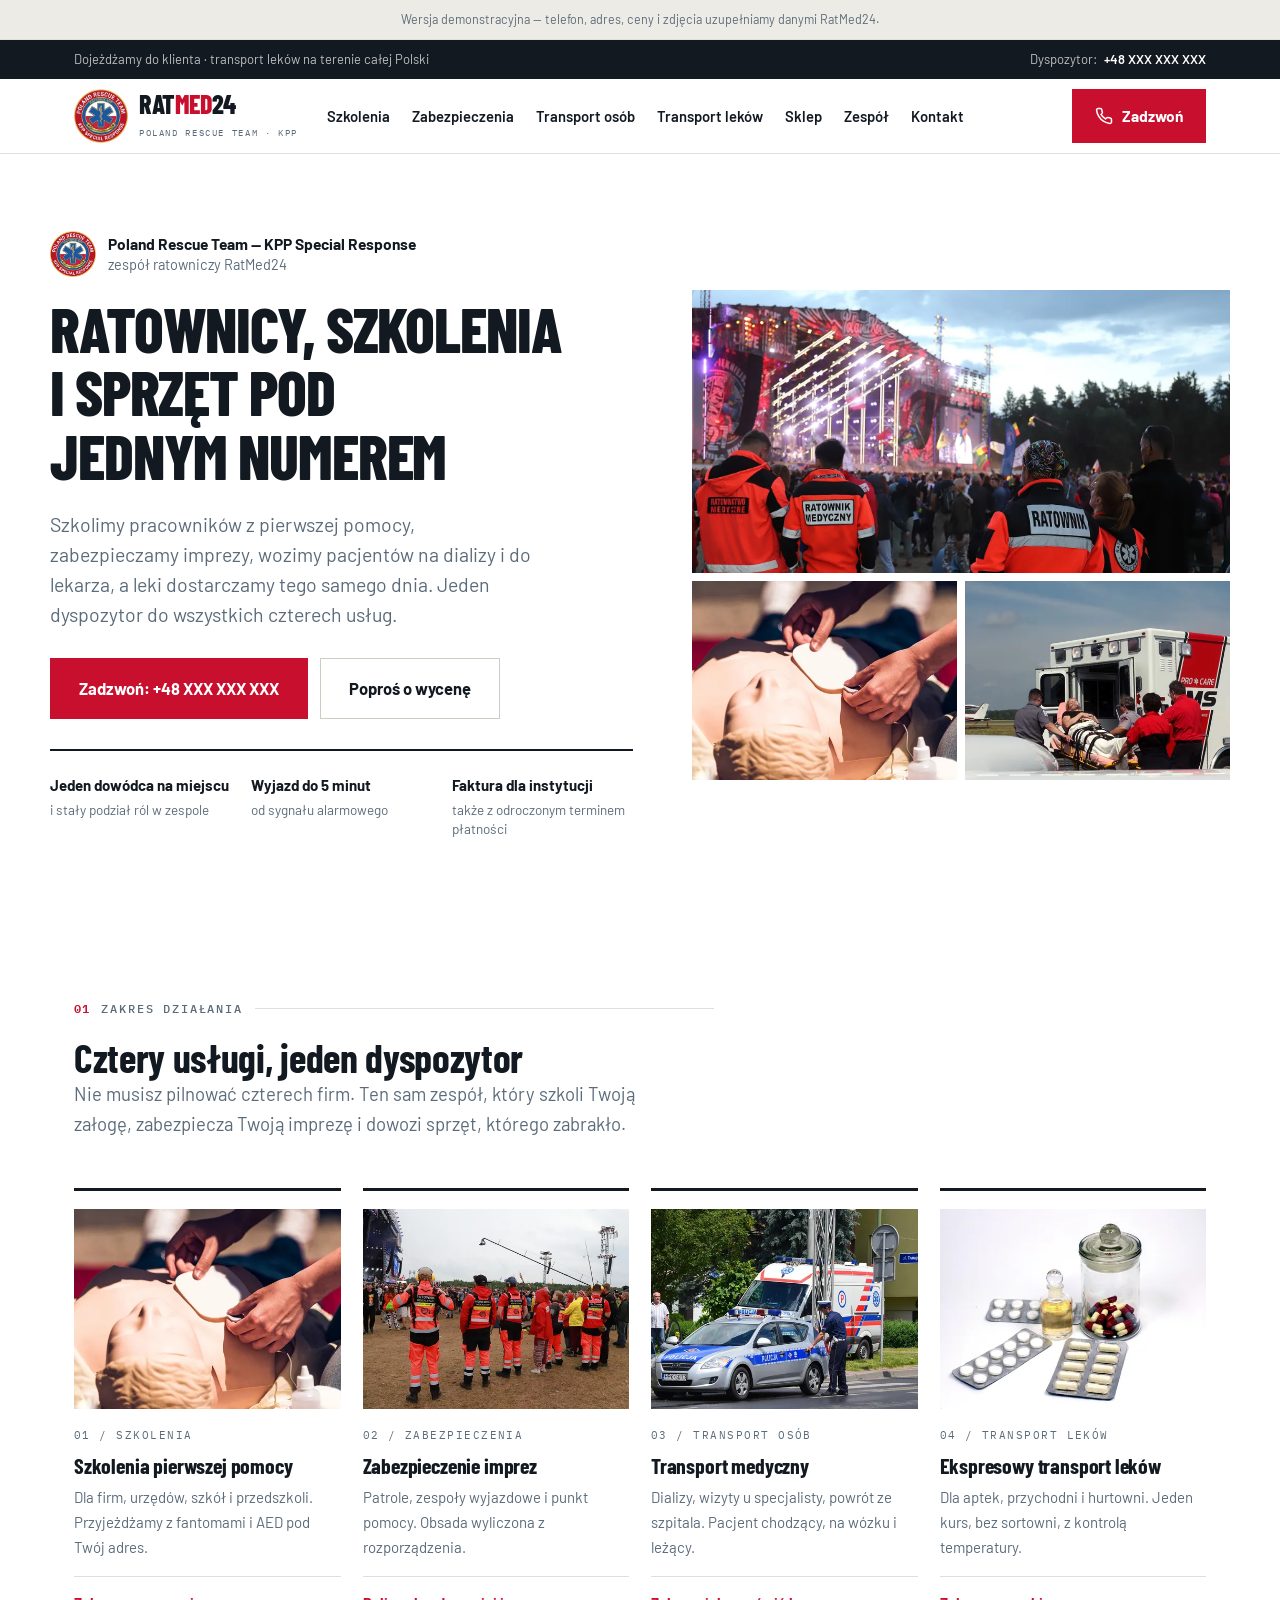
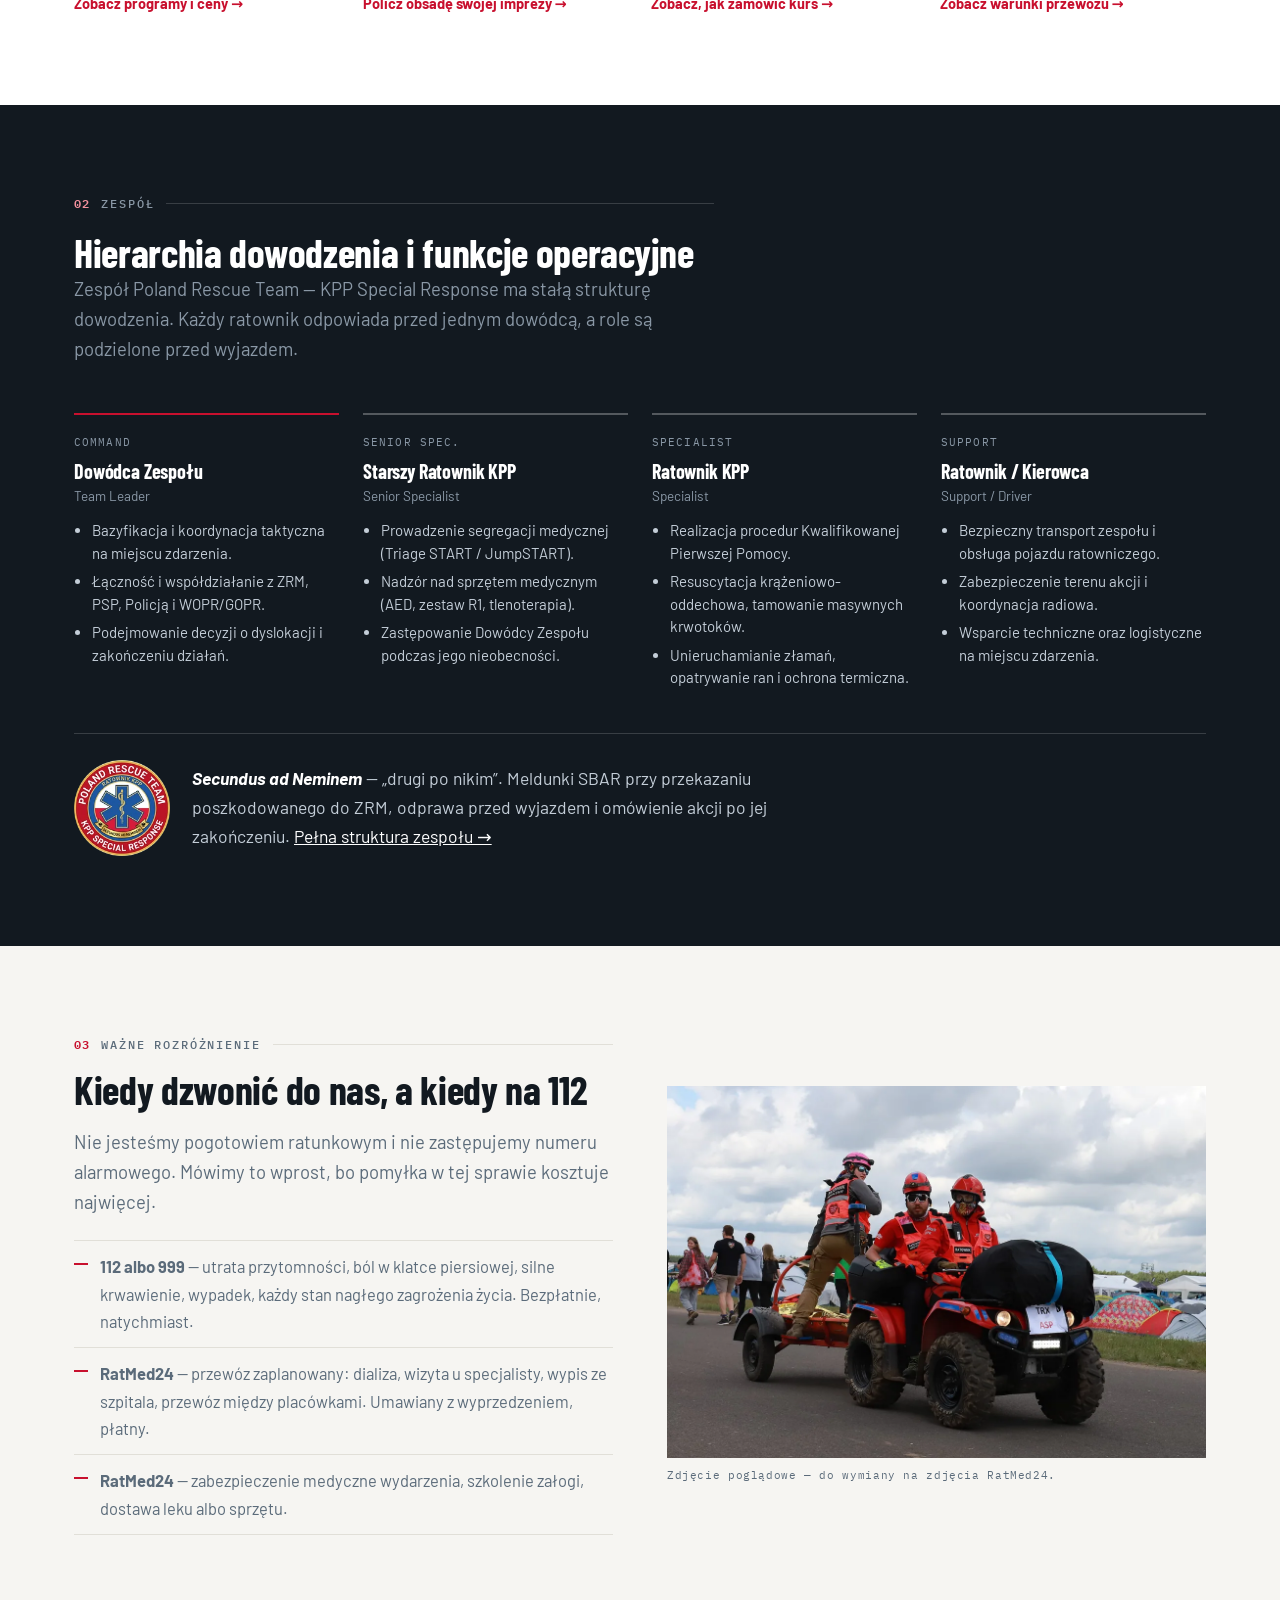
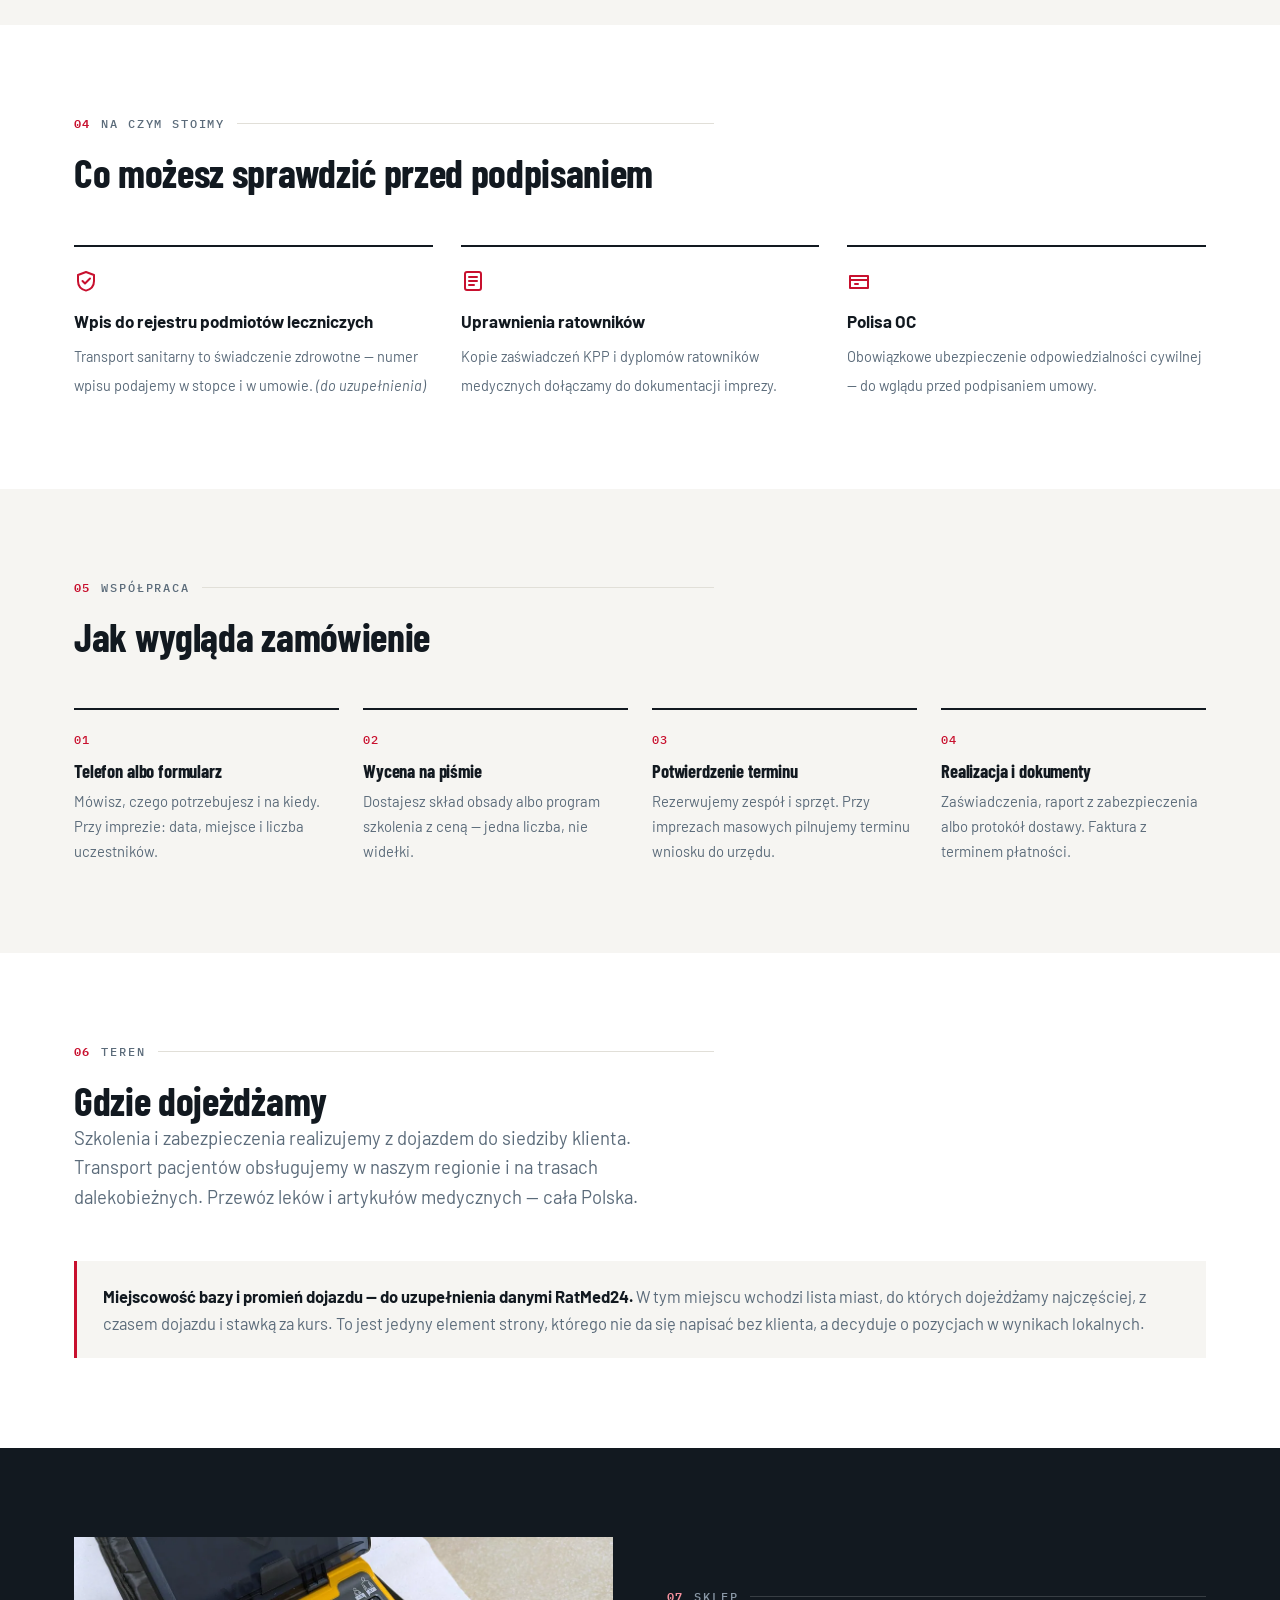
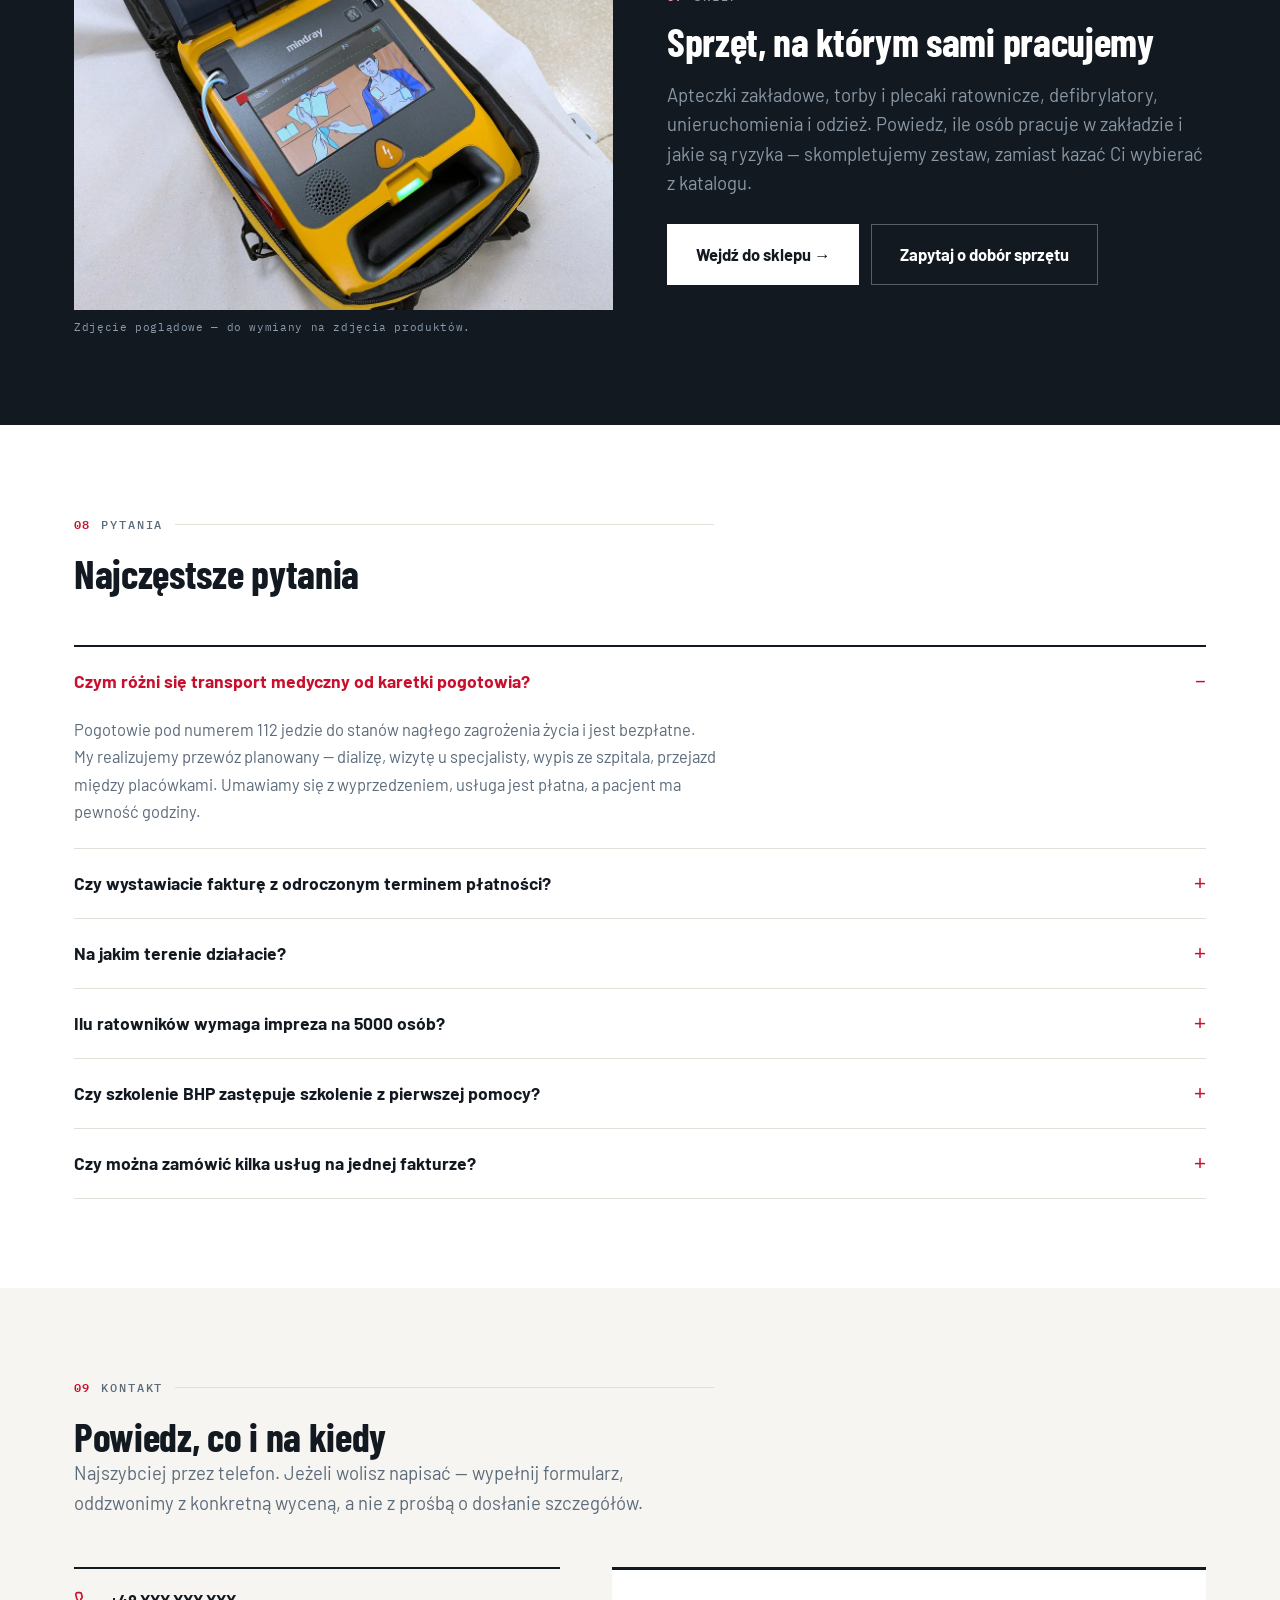
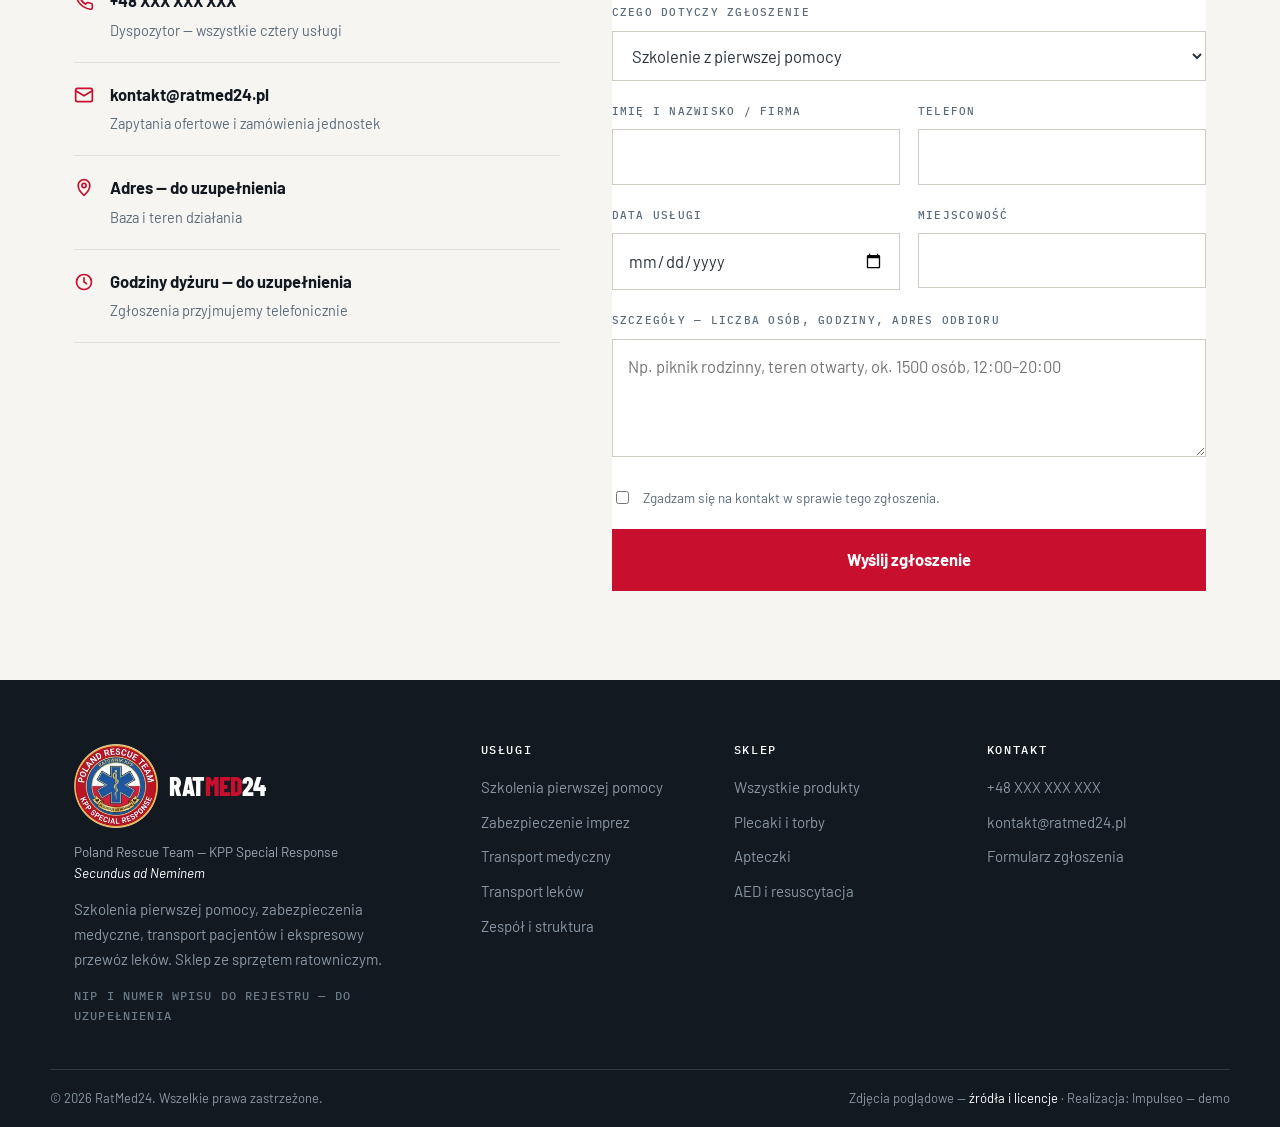
<file: index.html>
<!DOCTYPE html>
<html lang="pl">
<head>
<meta charset="utf-8">
<meta name="viewport" content="width=device-width, initial-scale=1">
<title>Transport medyczny, szkolenia i zabezpieczenia — RatMed24</title>
<meta name="description" content="Ratownicy medyczni w jednym miejscu: transport chorych i na dializy, zabezpieczenie imprez, szkolenia pierwszej pomocy dla firm, ekspresowy transport leków. Zadzwoń po wycenę.">
<meta name="theme-color" content="#121920">
<meta name="robots" content="index, follow, max-image-preview:large">
<link rel="canonical" href="https://impulseo-pl.github.io/ratmed24/">

<meta property="og:type" content="website">
<meta property="og:site_name" content="RatMed24">
<meta property="og:title" content="Transport medyczny, szkolenia i zabezpieczenia — RatMed24">
<meta property="og:description" content="Ratownicy medyczni w jednym miejscu: transport chorych i na dializy, zabezpieczenie imprez, szkolenia pierwszej pomocy dla firm, ekspresowy transport leków. Zadzwoń po wycenę.">
<meta property="og:image" content="https://impulseo-pl.github.io/ratmed24/img/hero-ratownicy.webp">
<meta property="og:url" content="https://impulseo-pl.github.io/ratmed24/">
<meta property="og:locale" content="pl_PL">
<meta name="twitter:card" content="summary_large_image">

<link rel="icon" type="image/webp" href="img/logo-prt-sm.webp">
<link rel="apple-touch-icon" href="img/logo-prt-180.png">

<link rel="preconnect" href="https://fonts.googleapis.com">
<link rel="preconnect" href="https://fonts.gstatic.com" crossorigin>
<link href="https://fonts.googleapis.com/css2?family=Barlow:wght@400;500;600;700&family=Barlow+Condensed:wght@700;800&family=IBM+Plex+Mono:wght@400;500&display=swap" rel="stylesheet">
<link rel="stylesheet" href="assets/styles.css?v=5">
<link rel="preload" as="image" href="img/hero-ratownicy.webp" fetchpriority="high">
<script type="application/ld+json">
{
  "@context":"https://schema.org",
  "@graph":[
    {"@type":"WebSite","@id":"https://impulseo-pl.github.io/ratmed24/#strona",
     "url":"https://impulseo-pl.github.io/ratmed24/","name":"RatMed24","inLanguage":"pl-PL",
     "publisher":{"@id":"https://impulseo-pl.github.io/ratmed24/#firma"}},
    {
      "@type":"MedicalBusiness",
      "@id":"https://impulseo-pl.github.io/ratmed24/#firma",
      "name":"RatMed24",
      "description":"Szkolenia pierwszej pomocy dla firm i instytucji, zabezpieczenie medyczne imprez, transport medyczny osob, ekspresowy transport lekow i sklep ze sprzetem ratowniczym.",
      "url":"https://impulseo-pl.github.io/ratmed24/",
      "image":"https://impulseo-pl.github.io/ratmed24/img/hero-ratownicy.webp",
      "address":{"@type":"PostalAddress","addressCountry":"PL"},
      "areaServed":{"@type":"Country","name":"Polska"},
      "logo":"https://impulseo-pl.github.io/ratmed24/img/logo-prt.webp",
      "subOrganization":{"@type":"Organization","@id":"https://impulseo-pl.github.io/ratmed24/#zespol",
        "name":"Poland Rescue Team - KPP Special Response","slogan":"Secundus ad Neminem",
        "url":"https://impulseo-pl.github.io/ratmed24/zespol.html"},
      "hasOfferCatalog":{
        "@type":"OfferCatalog","name":"Uslugi RatMed24",
        "itemListElement":[
          {"@type":"Offer","itemOffered":{"@type":"Service","name":"Szkolenia pierwszej pomocy dla firm i instytucji"}},
          {"@type":"Offer","itemOffered":{"@type":"Service","name":"Zabezpieczenie medyczne imprez"}},
          {"@type":"Offer","itemOffered":{"@type":"Service","name":"Transport medyczny osob"}},
          {"@type":"Offer","itemOffered":{"@type":"Service","name":"Ekspresowy transport lekow i artykulow medycznych"}}
        ]
      }
    },
    {
      "@type":"FAQPage",
      "mainEntity":[
        {"@type":"Question","name":"Czym rozni sie transport medyczny od karetki pogotowia?",
         "acceptedAnswer":{"@type":"Answer","text":"Pogotowie pod numerem 112 jedzie do stanow nagpych i jest bezplatne. My realizujemy przewoz planowany: dializy, wizyty, wypisy ze szpitala. To usluga komercyjna, umawiana z wyprzedzeniem."}},
        {"@type":"Question","name":"Czy wystawiacie fakture z odroczonym terminem platnosci?",
         "acceptedAnswer":{"@type":"Answer","text":"Dla firm, szkol, urzedow i jednostek OSP tak. Dla osob prywatnych rozliczamy sie przy wykonaniu uslugi."}},
        {"@type":"Question","name":"Na jakim terenie dzialacie?",
         "acceptedAnswer":{"@type":"Answer","text":"Szkolenia i zabezpieczenia realizujemy z dojazdem do klienta. Transport lekow i artykulow medycznych obslugujemy na terenie calej Polski."}},
        {"@type":"Question","name":"Ilu ratownikow wymaga impreza na 5000 osob?",
         "acceptedAnswer":{"@type":"Answer","text":"Przy imprezie masowej sklad wynika z rozporzadzenia Ministra Zdrowia z 6 lutego 2012 r. Dla 5000 uczestnikow to jeden zespol podstawowy i jeden patrol ratowniczy. Kalkulator na stronie zabezpieczen liczy to dla kazdej liczby uczestnikow."}},
        {"@type":"Question","name":"Czy szkolenie BHP zastepuje szkolenie z pierwszej pomocy?",
         "acceptedAnswer":{"@type":"Answer","text":"Nie. Kodeks pracy wymaga wyznaczenia pracownikow do udzielania pierwszej pomocy i ich przeszkolenia. Instruktaz BHP nie obejmuje cwiczen z resuscytacji i obslugi defibrylatora."}},
        {"@type":"Question","name":"Czy mozna zamowic wszystkie uslugi na jednej fakturze?",
         "acceptedAnswer":{"@type":"Answer","text":"Tak. Szkolenie, zabezpieczenie imprezy, transport i sprzet rozliczamy jednym dokumentem, jezeli dotycza tego samego zlecenia."}}
      ]
    }
  ]
}
</script>
</head>
<body>

<a class="przeskocz" href="#tresc">Przejdź do treści</a>

<div class="demo-pas">
  <div class="wrap">Wersja demonstracyjna — telefon, adres, ceny i zdjęcia uzupełniamy danymi RatMed24.</div>
</div>

<div class="gorny">
  <div class="wrap gorny__rzad">
    <span class="gorny__poz">Dojeżdżamy do klienta · transport leków na terenie całej Polski</span>
    <span class="gorny__poz">Dyspozytor: <a href="tel:+48000000000">+48 XXX XXX XXX</a></span>
  </div>
</div>

<header class="nawigacja">
  <div class="wrap nawigacja__rzad">
    <a href="index.html" class="logo" aria-label="RatMed24 — strona główna">
      <img class="logo__znak" src="img/logo-prt-sm.webp" width="160" height="160" alt="" decoding="async">
      <span>
        <span class="logo__nazwa">Rat<span>Med</span>24</span>
        <span class="logo__pod">Poland Rescue Team · KPP</span>
      </span>
    </a>

    <nav aria-label="Menu główne">
      <ul class="menu" id="menu">
        <li><a href="szkolenia-pierwszej-pomocy.html">Szkolenia</a></li>
        <li><a href="zabezpieczenie-medyczne-imprez.html">Zabezpieczenia</a></li>
        <li><a href="transport-medyczny.html">Transport osób</a></li>
        <li><a href="transport-lekow.html">Transport leków</a></li>
        <li><a href="sklep.html">Sklep</a></li>
        <li><a href="zespol.html">Zespół</a></li>
        <li><a href="index.html#kontakt">Kontakt</a></li>
      </ul>
    </nav>

    <div class="nawigacja__akcja">
      <a class="guzik guzik--czerwony" href="tel:+48000000000"><svg viewBox="0 0 24 24" fill="none" stroke="currentColor" stroke-width="2" stroke-linecap="round" stroke-linejoin="round"><path d="M22 16.9v3a2 2 0 0 1-2.2 2 19.8 19.8 0 0 1-8.6-3.1 19.5 19.5 0 0 1-6-6A19.8 19.8 0 0 1 2.1 4.2 2 2 0 0 1 4.1 2h3a2 2 0 0 1 2 1.7c.1 1 .3 1.9.6 2.8a2 2 0 0 1-.4 2.1L8 9.9a16 16 0 0 0 6 6l1.3-1.3a2 2 0 0 1 2.1-.5c.9.3 1.8.5 2.8.6a2 2 0 0 1 1.8 2.1z"/></svg>Zadzwoń</a>
      <button class="hamburger" id="hamburger" aria-label="Menu" aria-expanded="false">
        <svg viewBox="0 0 24 24" fill="none" stroke="currentColor" stroke-width="2" stroke-linecap="round"><path d="M3 6h18M3 12h18M3 18h18"/></svg>
      </button>
    </div>
  </div>
</header>

<main id="tresc">

<!-- ======================= HERO ======================= -->
<section class="hero3">
  <div class="wrap hero3__rzad">
    <div>
      <p class="hero3__jednostka">
        <img src="img/logo-prt-sm.webp" width="160" height="160" alt="" decoding="async">
        <span><b>Poland Rescue Team — KPP Special Response</b>zespół ratowniczy RatMed24</span>
      </p>
      <h1>Ratownicy, szkolenia i sprzęt pod jednym numerem</h1>
      <p class="hero3__lead">
        Szkolimy pracowników z pierwszej pomocy, zabezpieczamy imprezy, wozimy pacjentów
        na dializy i do lekarza, a leki dostarczamy tego samego dnia. Jeden dyspozytor
        do wszystkich czterech usług.
      </p>
      <div class="hero3__akcje">
        <a class="guzik guzik--czerwony guzik--duzy" href="tel:+48000000000">Zadzwoń: +48 XXX XXX XXX</a>
        <a class="guzik guzik--obrys guzik--duzy" href="#kontakt">Poproś o wycenę</a>
      </div>
      <div class="hero3__pod">
        <span><b>Jeden dowódca na miejscu</b>i stały podział ról w zespole</span>
        <span><b>Wyjazd do 5 minut</b>od sygnału alarmowego</span>
        <span><b>Faktura dla instytucji</b>także z odroczonym terminem płatności</span>
      </div>
    </div>

    <div class="mozaika">
      <figure>
        <picture>
          <source media="(max-width:700px)" srcset="img/hero-ratownicy-sm.webp">
          <img src="img/hero-ratownicy.webp" alt="Ratownicy medyczni w oznakowanych kurtkach podczas zabezpieczenia imprezy" width="1500" height="840" fetchpriority="high">
        </picture>
      </figure>
      <figure><img src="img/szkolenie-aed-sm.webp" alt="Ćwiczenie na fantomie: naklejanie elektrod defibrylatora AED" width="550" height="380" loading="lazy" decoding="async"></figure>
      <figure><img src="img/transport-nosze-sm.webp" alt="Pacjent na noszach wsuwany do ambulansu" width="550" height="380" loading="lazy" decoding="async"></figure>
    </div>
  </div>
</section>

<!-- ======================= CZTERY USŁUGI ======================= -->
<section class="sekcja" id="uslugi">
  <div class="wrap">
    <div class="naglowek">
      <span class="nad" data-nr="01">Zakres działania</span>
      <h2>Cztery usługi, jeden dyspozytor</h2>
      <p class="olowek">
        Nie musisz pilnować czterech firm. Ten sam zespół, który szkoli Twoją załogę,
        zabezpiecza Twoją imprezę i dowozi sprzęt, którego zabrakło.
      </p>
    </div>

    <div class="kafle">
      <a class="kafel" href="szkolenia-pierwszej-pomocy.html">
        <div class="kafel__foto"><img src="img/szkolenie-aed-sm.webp" alt="Szkolenie z pierwszej pomocy — ćwiczenie z defibrylatorem AED" width="550" height="380" loading="lazy" decoding="async"></div>
        <div class="kafel__tresc">
          <span class="kafel__nr">01 / SZKOLENIA</span>
          <h3>Szkolenia pierwszej pomocy</h3>
          <p>Dla firm, urzędów, szkół i przedszkoli. Przyjeżdżamy z fantomami i AED pod Twój adres.</p>
          <span class="kafel__wiecej">Zobacz programy i ceny →</span>
        </div>
      </a>

      <a class="kafel" href="zabezpieczenie-medyczne-imprez.html">
        <div class="kafel__foto"><img src="img/zabezpieczenia-sm.webp" alt="Ratownicy medyczni zabezpieczający imprezę plenerową" width="550" height="380" loading="lazy" decoding="async"></div>
        <div class="kafel__tresc">
          <span class="kafel__nr">02 / ZABEZPIECZENIA</span>
          <h3>Zabezpieczenie imprez</h3>
          <p>Patrole, zespoły wyjazdowe i punkt pomocy. Obsada wyliczona z rozporządzenia.</p>
          <span class="kafel__wiecej">Policz obsadę swojej imprezy →</span>
        </div>
      </a>

      <a class="kafel" href="transport-medyczny.html">
        <div class="kafel__foto"><img src="img/transport-ambulans-sm.webp" alt="Ambulans do transportu medycznego pacjentów" width="550" height="380" loading="lazy" decoding="async"></div>
        <div class="kafel__tresc">
          <span class="kafel__nr">03 / TRANSPORT OSÓB</span>
          <h3>Transport medyczny</h3>
          <p>Dializy, wizyty u specjalisty, powrót ze szpitala. Pacjent chodzący, na wózku i leżący.</p>
          <span class="kafel__wiecej">Zobacz, jak zamówić kurs →</span>
        </div>
      </a>

      <a class="kafel" href="transport-lekow.html">
        <div class="kafel__foto"><img src="img/leki-blistry-sm.webp" alt="Leki przygotowane do ekspresowego przewozu" width="550" height="380" loading="lazy" decoding="async"></div>
        <div class="kafel__tresc">
          <span class="kafel__nr">04 / TRANSPORT LEKÓW</span>
          <h3>Ekspresowy transport leków</h3>
          <p>Dla aptek, przychodni i hurtowni. Jeden kurs, bez sortowni, z kontrolą temperatury.</p>
          <span class="kafel__wiecej">Zobacz warunki przewozu →</span>
        </div>
      </a>
    </div>
  </div>
</section>

<!-- ======================= ZESPÓŁ ======================= -->
<section class="sekcja sekcja--ciemna" id="zespol">
  <div class="wrap">
    <div class="naglowek">
      <span class="nad nad--jasny" data-nr="02">Zespół</span>
      <h2>Hierarchia dowodzenia i funkcje operacyjne</h2>
      <p class="olowek">
        Zespół Poland Rescue Team — KPP Special Response ma stałą strukturę dowodzenia.
        Każdy ratownik odpowiada przed jednym dowódcą, a role są podzielone przed wyjazdem.
      </p>
    </div>
    <div class="etaty">
      <div class="etat etat--dowodca">
        <span class="etat__poziom">COMMAND</span>
        <h3>Dowódca Zespołu</h3>
        <span class="etat__en">Team Leader</span>
        <ul><li>Bazyfikacja i koordynacja taktyczna na miejscu zdarzenia.</li><li>Łączność i współdziałanie z ZRM, PSP, Policją i WOPR/GOPR.</li><li>Podejmowanie decyzji o dyslokacji i zakończeniu działań.</li></ul>
      </div>
      <div class="etat">
        <span class="etat__poziom">SENIOR SPEC.</span>
        <h3>Starszy Ratownik KPP</h3>
        <span class="etat__en">Senior Specialist</span>
        <ul><li>Prowadzenie segregacji medycznej (Triage START / JumpSTART).</li><li>Nadzór nad sprzętem medycznym (AED, zestaw R1, tlenoterapia).</li><li>Zastępowanie Dowódcy Zespołu podczas jego nieobecności.</li></ul>
      </div>
      <div class="etat">
        <span class="etat__poziom">SPECIALIST</span>
        <h3>Ratownik KPP</h3>
        <span class="etat__en">Specialist</span>
        <ul><li>Realizacja procedur Kwalifikowanej Pierwszej Pomocy.</li><li>Resuscytacja krążeniowo-oddechowa, tamowanie masywnych krwotoków.</li><li>Unieruchamianie złamań, opatrywanie ran i ochrona termiczna.</li></ul>
      </div>
      <div class="etat">
        <span class="etat__poziom">SUPPORT</span>
        <h3>Ratownik / Kierowca</h3>
        <span class="etat__en">Support / Driver</span>
        <ul><li>Bezpieczny transport zespołu i obsługa pojazdu ratowniczego.</li><li>Zabezpieczenie terenu akcji i koordynacja radiowa.</li><li>Wsparcie techniczne oraz logistyczne na miejscu zdarzenia.</li></ul>
      </div>
    </div>
    <div class="zespol-motto">
      <img src="img/logo-prt-sm.webp" width="160" height="160" alt="Emblemat Poland Rescue Team" loading="lazy" decoding="async">
      <p>
        <b><i>Secundus ad Neminem</i></b> — „drugi po nikim”. Meldunki SBAR przy przekazaniu
        poszkodowanego do ZRM, odprawa przed wyjazdem i omówienie akcji po jej zakończeniu.
        <a href="zespol.html">Pełna struktura zespołu →</a>
      </p>
    </div>
  </div>
</section>

<!-- ======================= KIEDY DO NAS, KIEDY 112 ======================= -->
<section class="sekcja sekcja--tlo">
  <div class="wrap">
    <div class="dwie">
      <div>
        <span class="nad" data-nr="03">Ważne rozróżnienie</span>
        <h2>Kiedy dzwonić do nas, a kiedy na 112</h2>
        <p class="olowek">
          Nie jesteśmy pogotowiem ratunkowym i nie zastępujemy numeru alarmowego.
          Mówimy to wprost, bo pomyłka w tej sprawie kosztuje najwięcej.
        </p>
        <ul class="lista-prosta">
          <li><strong>112 albo 999</strong> — utrata przytomności, ból w klatce piersiowej, silne krwawienie, wypadek, każdy stan nagłego zagrożenia życia. Bezpłatnie, natychmiast.</li>
          <li><strong>RatMed24</strong> — przewóz zaplanowany: dializa, wizyta u specjalisty, wypis ze szpitala, przewóz między placówkami. Umawiany z wyprzedzeniem, płatny.</li>
          <li><strong>RatMed24</strong> — zabezpieczenie medyczne wydarzenia, szkolenie załogi, dostawa leku albo sprzętu.</li>
        </ul>
      </div>
      <figure class="foto">
        <picture>
          <source media="(max-width:700px)" srcset="img/patrol-quad-sm.webp">
          <img src="img/patrol-quad.webp" alt="Patrol ratowniczy na quadzie z przyczepką i noszami" width="1100" height="760" loading="lazy" decoding="async">
        </picture>
        <figcaption>Zdjęcie poglądowe — do wymiany na zdjęcia RatMed24.</figcaption>
      </figure>
    </div>
  </div>
</section>

<!-- ======================= DOWODY ======================= -->
<section class="sekcja">
  <div class="wrap">
    <div class="naglowek">
      <span class="nad" data-nr="04">Na czym stoimy</span>
      <h2>Co możesz sprawdzić przed podpisaniem</h2>
    </div>
    <div class="dowody">
      <div class="dowod">
        <svg viewBox="0 0 24 24" fill="none" stroke="currentColor" stroke-width="2" stroke-linecap="round" stroke-linejoin="round"><path d="M12 3 4 6v6c0 5 3.4 8.4 8 9.6 4.6-1.2 8-4.6 8-9.6V6z"/><path d="m8.5 12 2.5 2.5L16 9.5"/></svg>
        <b>Wpis do rejestru podmiotów leczniczych</b>
        <span>Transport sanitarny to świadczenie zdrowotne — numer wpisu podajemy w stopce i w umowie. <em>(do uzupełnienia)</em></span>
      </div>
      <div class="dowod">
        <svg viewBox="0 0 24 24" fill="none" stroke="currentColor" stroke-width="2" stroke-linecap="round" stroke-linejoin="round"><rect x="4" y="3" width="16" height="18" rx="2"/><path d="M8 8h8M8 12h8M8 16h5"/></svg>
        <b>Uprawnienia ratowników</b>
        <span>Kopie zaświadczeń KPP i dyplomów ratowników medycznych dołączamy do dokumentacji imprezy.</span>
      </div>
      <div class="dowod">
        <svg viewBox="0 0 24 24" fill="none" stroke="currentColor" stroke-width="2" stroke-linecap="round" stroke-linejoin="round"><path d="M3 7h18v12H3z"/><path d="M3 11h18M8 15h3"/></svg>
        <b>Polisa OC</b>
        <span>Obowiązkowe ubezpieczenie odpowiedzialności cywilnej — do wglądu przed podpisaniem umowy.</span>
      </div>
    </div>
  </div>
</section>

<!-- ======================= JAK ZAMÓWIĆ ======================= -->
<section class="sekcja sekcja--tlo">
  <div class="wrap">
    <div class="naglowek">
      <span class="nad" data-nr="05">Współpraca</span>
      <h2>Jak wygląda zamówienie</h2>
    </div>
    <div class="kroki">
      <div class="krok">
        <h4>Telefon albo formularz</h4>
        <p>Mówisz, czego potrzebujesz i na kiedy. Przy imprezie: data, miejsce i liczba uczestników.</p>
      </div>
      <div class="krok">
        <h4>Wycena na piśmie</h4>
        <p>Dostajesz skład obsady albo program szkolenia z ceną — jedna liczba, nie widełki.</p>
      </div>
      <div class="krok">
        <h4>Potwierdzenie terminu</h4>
        <p>Rezerwujemy zespół i sprzęt. Przy imprezach masowych pilnujemy terminu wniosku do urzędu.</p>
      </div>
      <div class="krok">
        <h4>Realizacja i dokumenty</h4>
        <p>Zaświadczenia, raport z zabezpieczenia albo protokół dostawy. Faktura z terminem płatności.</p>
      </div>
    </div>
  </div>
</section>

<!-- ======================= GDZIE DZIAŁAMY ======================= -->
<section class="sekcja">
  <div class="wrap">
    <div class="naglowek">
      <span class="nad" data-nr="06">Teren</span>
      <h2>Gdzie dojeżdżamy</h2>
      <p class="olowek">
        Szkolenia i zabezpieczenia realizujemy z dojazdem do siedziby klienta. Transport pacjentów
        obsługujemy w naszym regionie i na trasach dalekobieżnych. Przewóz leków i artykułów
        medycznych — cała Polska.
      </p>
    </div>
    <div class="przepis">
      <b>Miejscowość bazy i promień dojazdu — do uzupełnienia danymi RatMed24.</b>
      W tym miejscu wchodzi lista miast, do których dojeżdżamy najczęściej, z czasem dojazdu
      i stawką za kurs. To jest jedyny element strony, którego nie da się napisać bez klienta,
      a decyduje o pozycjach w wynikach lokalnych.
    </div>
  </div>
</section>

<!-- ======================= SKLEP ======================= -->
<section class="sekcja sekcja--ciemna">
  <div class="wrap">
    <div class="dwie dwie--odwrotnie">
      <div>
        <span class="nad nad--jasny" data-nr="07">Sklep</span>
        <h2>Sprzęt, na którym sami pracujemy</h2>
        <p class="olowek">
          Apteczki zakładowe, torby i plecaki ratownicze, defibrylatory, unieruchomienia i odzież.
          Powiedz, ile osób pracuje w zakładzie i jakie są ryzyka — skompletujemy zestaw,
          zamiast kazać Ci wybierać z katalogu.
        </p>
        <div style="display:flex; gap:12px; flex-wrap:wrap; margin-top:26px">
          <a class="guzik guzik--jasny guzik--duzy" href="sklep.html">Wejdź do sklepu →</a>
          <a class="guzik guzik--obrys guzik--duzy" href="tel:+48000000000" style="color:#fff; border-color:rgba(255,255,255,.3)">Zapytaj o dobór sprzętu</a>
        </div>
      </div>
      <figure class="foto">
        <img src="img/aed-urzadzenie.webp" alt="Defibrylator AED przygotowany do użycia" width="1100" height="760" loading="lazy" decoding="async">
        <figcaption style="color:#8C9BAC">Zdjęcie poglądowe — do wymiany na zdjęcia produktów.</figcaption>
      </figure>
    </div>
  </div>
</section>

<!-- ======================= FAQ ======================= -->
<section class="sekcja">
  <div class="wrap">
    <div class="naglowek">
      <span class="nad" data-nr="08">Pytania</span>
      <h2>Najczęstsze pytania</h2>
    </div>
    <div class="faq">
      <details open>
        <summary>Czym różni się transport medyczny od karetki pogotowia?</summary>
        <div class="faq__tresc">
          Pogotowie pod numerem 112 jedzie do stanów nagłego zagrożenia życia i jest bezpłatne.
          My realizujemy przewóz planowany — dializę, wizytę u specjalisty, wypis ze szpitala,
          przejazd między placówkami. Umawiamy się z wyprzedzeniem, usługa jest płatna,
          a pacjent ma pewność godziny.
        </div>
      </details>
      <details>
        <summary>Czy wystawiacie fakturę z odroczonym terminem płatności?</summary>
        <div class="faq__tresc">
          Dla firm, szkół, urzędów i jednostek OSP — tak, termin ustalamy przy pierwszym zleceniu.
          Przy zakupach sprzętu przygotowujemy proformę do uruchomienia środków. Osoby prywatne
          rozliczają się przy wykonaniu usługi.
        </div>
      </details>
      <details>
        <summary>Na jakim terenie działacie?</summary>
        <div class="faq__tresc">
          Szkolenia i zabezpieczenia realizujemy z dojazdem pod wskazany adres. Transport pacjentów
          obsługujemy w regionie i na trasach dalekobieżnych. Przewóz leków i artykułów medycznych —
          na terenie całej Polski.
        </div>
      </details>
      <details>
        <summary>Ilu ratowników wymaga impreza na 5000 osób?</summary>
        <div class="faq__tresc">
          Przy imprezie masowej skład obsady wynika z rozporządzenia Ministra Zdrowia
          z 6 lutego 2012 r. Dla 5000 uczestników to jeden zespół podstawowy i jeden patrol
          ratowniczy. Powyżej tej liczby dochodzi zespół specjalistyczny i kolejne patrole.
          <a href="zabezpieczenie-medyczne-imprez.html#kalkulator">Kalkulator obsady</a>
          policzy to dla Twojej imprezy.
        </div>
      </details>
      <details>
        <summary>Czy szkolenie BHP zastępuje szkolenie z pierwszej pomocy?</summary>
        <div class="faq__tresc">
          Nie. Kodeks pracy wymaga wyznaczenia pracowników do udzielania pierwszej pomocy
          i ich przeszkolenia. Instruktaż BHP nie obejmuje ćwiczeń z resuscytacji ani obsługi
          defibrylatora — a właśnie to sprawdza inspektor przy kontroli.
        </div>
      </details>
      <details>
        <summary>Czy można zamówić kilka usług na jednej fakturze?</summary>
        <div class="faq__tresc">
          Tak. Szkolenie załogi, zabezpieczenie firmowego pikniku, apteczki i transport rozliczamy
          jednym dokumentem, jeżeli dotyczą tego samego zlecenia.
        </div>
      </details>
    </div>
  </div>
</section>

<!-- ======================= KONTAKT ======================= -->
<section class="sekcja sekcja--tlo" id="kontakt">
  <div class="wrap">
    <div class="naglowek">
      <span class="nad" data-nr="09">Kontakt</span>
      <h2>Powiedz, co i na kiedy</h2>
      <p class="olowek">
        Najszybciej przez telefon. Jeżeli wolisz napisać — wypełnij formularz, oddzwonimy
        z konkretną wyceną, a nie z prośbą o dosłanie szczegółów.
      </p>
    </div>

    <div class="kontakt__rzad">
      <div>
        <ul class="kontakt__dane">
          <li>
            <svg viewBox="0 0 24 24" fill="none" stroke="currentColor" stroke-width="2" stroke-linecap="round" stroke-linejoin="round"><path d="M22 16.9v3a2 2 0 0 1-2.2 2 19.8 19.8 0 0 1-8.6-3.1 19.5 19.5 0 0 1-6-6A19.8 19.8 0 0 1 2.1 4.2 2 2 0 0 1 4.1 2h3a2 2 0 0 1 2 1.7c.1 1 .3 1.9.6 2.8a2 2 0 0 1-.4 2.1L8 9.9a16 16 0 0 0 6 6l1.3-1.3a2 2 0 0 1 2.1-.5c.9.3 1.8.5 2.8.6a2 2 0 0 1 1.8 2.1z"/></svg>
            <div><b><a href="tel:+48000000000">+48 XXX XXX XXX</a></b><span>Dyspozytor — wszystkie cztery usługi</span></div>
          </li>
          <li>
            <svg viewBox="0 0 24 24" fill="none" stroke="currentColor" stroke-width="2" stroke-linecap="round" stroke-linejoin="round"><rect x="2" y="4" width="20" height="16" rx="2"/><path d="m2 7 10 6 10-6"/></svg>
            <div><b><a href="mailto:kontakt@ratmed24.pl">kontakt@ratmed24.pl</a></b><span>Zapytania ofertowe i zamówienia jednostek</span></div>
          </li>
          <li>
            <svg viewBox="0 0 24 24" fill="none" stroke="currentColor" stroke-width="2" stroke-linecap="round" stroke-linejoin="round"><path d="M12 21s7-6.5 7-12a7 7 0 1 0-14 0c0 5.5 7 12 7 12z"/><circle cx="12" cy="9" r="2.5"/></svg>
            <div><b>Adres — do uzupełnienia</b><span>Baza i teren działania</span></div>
          </li>
          <li>
            <svg viewBox="0 0 24 24" fill="none" stroke="currentColor" stroke-width="2" stroke-linecap="round" stroke-linejoin="round"><circle cx="12" cy="12" r="9"/><path d="M12 7v5l3 2"/></svg>
            <div><b>Godziny dyżuru — do uzupełnienia</b><span>Zgłoszenia przyjmujemy telefonicznie</span></div>
          </li>
        </ul>
      </div>

      <form class="formularz" id="formularz" novalidate>
        <div class="pole">
          <label for="f-usluga">Czego dotyczy zgłoszenie</label>
          <select id="f-usluga" name="usluga">
            <option>Szkolenie z pierwszej pomocy</option>
            <option>Zabezpieczenie medyczne imprezy</option>
            <option>Transport pacjenta / dializy</option>
            <option>Ekspresowy transport leków</option>
            <option>Zamówienie sprzętu ze sklepu</option>
          </select>
        </div>
        <div class="formularz__rzad">
          <div class="pole">
            <label for="f-imie">Imię i nazwisko / firma</label>
            <input type="text" id="f-imie" name="imie" required>
          </div>
          <div class="pole">
            <label for="f-tel">Telefon</label>
            <input type="tel" id="f-tel" name="telefon" required>
          </div>
        </div>
        <div class="formularz__rzad">
          <div class="pole">
            <label for="f-data">Data usługi</label>
            <input type="date" id="f-data" name="data">
          </div>
          <div class="pole">
            <label for="f-miejsce">Miejscowość</label>
            <input type="text" id="f-miejsce" name="miejsce">
          </div>
        </div>
        <div class="pole">
          <label for="f-tresc">Szczegóły — liczba osób, godziny, adres odbioru</label>
          <textarea id="f-tresc" name="tresc" placeholder="Np. piknik rodzinny, teren otwarty, ok. 1500 osób, 12:00–20:00"></textarea>
        </div>
        <label class="formularz__zgoda">
          <input type="checkbox" required>
          <span>Zgadzam się na kontakt w sprawie tego zgłoszenia.</span>
        </label>
        <button type="submit" class="guzik guzik--czerwony guzik--pelny guzik--duzy">Wyślij zgłoszenie</button>
        <p id="f-ok" class="formularz__ok" style="display:none; margin-top:16px">
          Zgłoszenie przyjęte. W wersji demonstracyjnej formularz niczego nie wysyła.
        </p>
      </form>
    </div>
  </div>
</section>

</main>

<footer class="stopka">
  <div class="wrap stopka__rzad">
    <div>
      <div class="stopka__logo">
        <img class="stopka__znak" src="img/logo-prt-sm.webp" width="160" height="160" alt="Emblemat Poland Rescue Team — KPP Special Response" loading="lazy" decoding="async">
        <span class="logo__nazwa">Rat<span>Med</span>24</span>
      </div>
      <p class="stopka__jednostka">Poland Rescue Team — KPP Special Response<br><i>Secundus ad Neminem</i></p>
      <p style="max-width:40ch">
        Szkolenia pierwszej pomocy, zabezpieczenia medyczne, transport pacjentów
        i ekspresowy przewóz leków. Sklep ze sprzętem ratowniczym.
      </p>
      <p class="mono" style="margin-top:14px; color:#6B7A88">NIP i numer wpisu do rejestru — do uzupełnienia</p>
    </div>
    <div>
      <h4>Usługi</h4>
      <ul>
        <li><a href="szkolenia-pierwszej-pomocy.html">Szkolenia pierwszej pomocy</a></li>
        <li><a href="zabezpieczenie-medyczne-imprez.html">Zabezpieczenie imprez</a></li>
        <li><a href="transport-medyczny.html">Transport medyczny</a></li>
        <li><a href="transport-lekow.html">Transport leków</a></li>
        <li><a href="zespol.html">Zespół i struktura</a></li>
      </ul>
    </div>
    <div>
      <h4>Sklep</h4>
      <ul>
        <li><a href="sklep.html">Wszystkie produkty</a></li>
        <li><a href="sklep.html#plecaki">Plecaki i torby</a></li>
        <li><a href="sklep.html#apteczki">Apteczki</a></li>
        <li><a href="sklep.html#aed">AED i resuscytacja</a></li>
      </ul>
    </div>
    <div>
      <h4>Kontakt</h4>
      <ul>
        <li><a href="tel:+48000000000">+48 XXX XXX XXX</a></li>
        <li><a href="mailto:kontakt@ratmed24.pl">kontakt@ratmed24.pl</a></li>
        <li><a href="index.html#kontakt">Formularz zgłoszenia</a></li>
      </ul>
    </div>
  </div>
  <div class="wrap stopka__dol">
    <span>© <span id="rok">2026</span> RatMed24. Wszelkie prawa zastrzeżone.</span>
    <span>Zdjęcia poglądowe — <a href="zrodla-zdjec.html">źródła i licencje</a> · Realizacja: Impulseo — demo</span>
  </div>
</footer>

<div class="pasek-tel">
  <a href="tel:+48000000000"><svg viewBox="0 0 24 24" fill="none" stroke="currentColor" stroke-width="2" stroke-linecap="round" stroke-linejoin="round"><path d="M22 16.9v3a2 2 0 0 1-2.2 2 19.8 19.8 0 0 1-8.6-3.1 19.5 19.5 0 0 1-6-6A19.8 19.8 0 0 1 2.1 4.2 2 2 0 0 1 4.1 2h3a2 2 0 0 1 2 1.7c.1 1 .3 1.9.6 2.8a2 2 0 0 1-.4 2.1L8 9.9a16 16 0 0 0 6 6l1.3-1.3a2 2 0 0 1 2.1-.5c.9.3 1.8.5 2.8.6a2 2 0 0 1 1.8 2.1z"/></svg>Zadzwoń</a>
  <a href="index.html#kontakt">Napisz</a>
</div>

<script src="assets/app.js?v=5" defer></script>
</body>
</html>
</file>
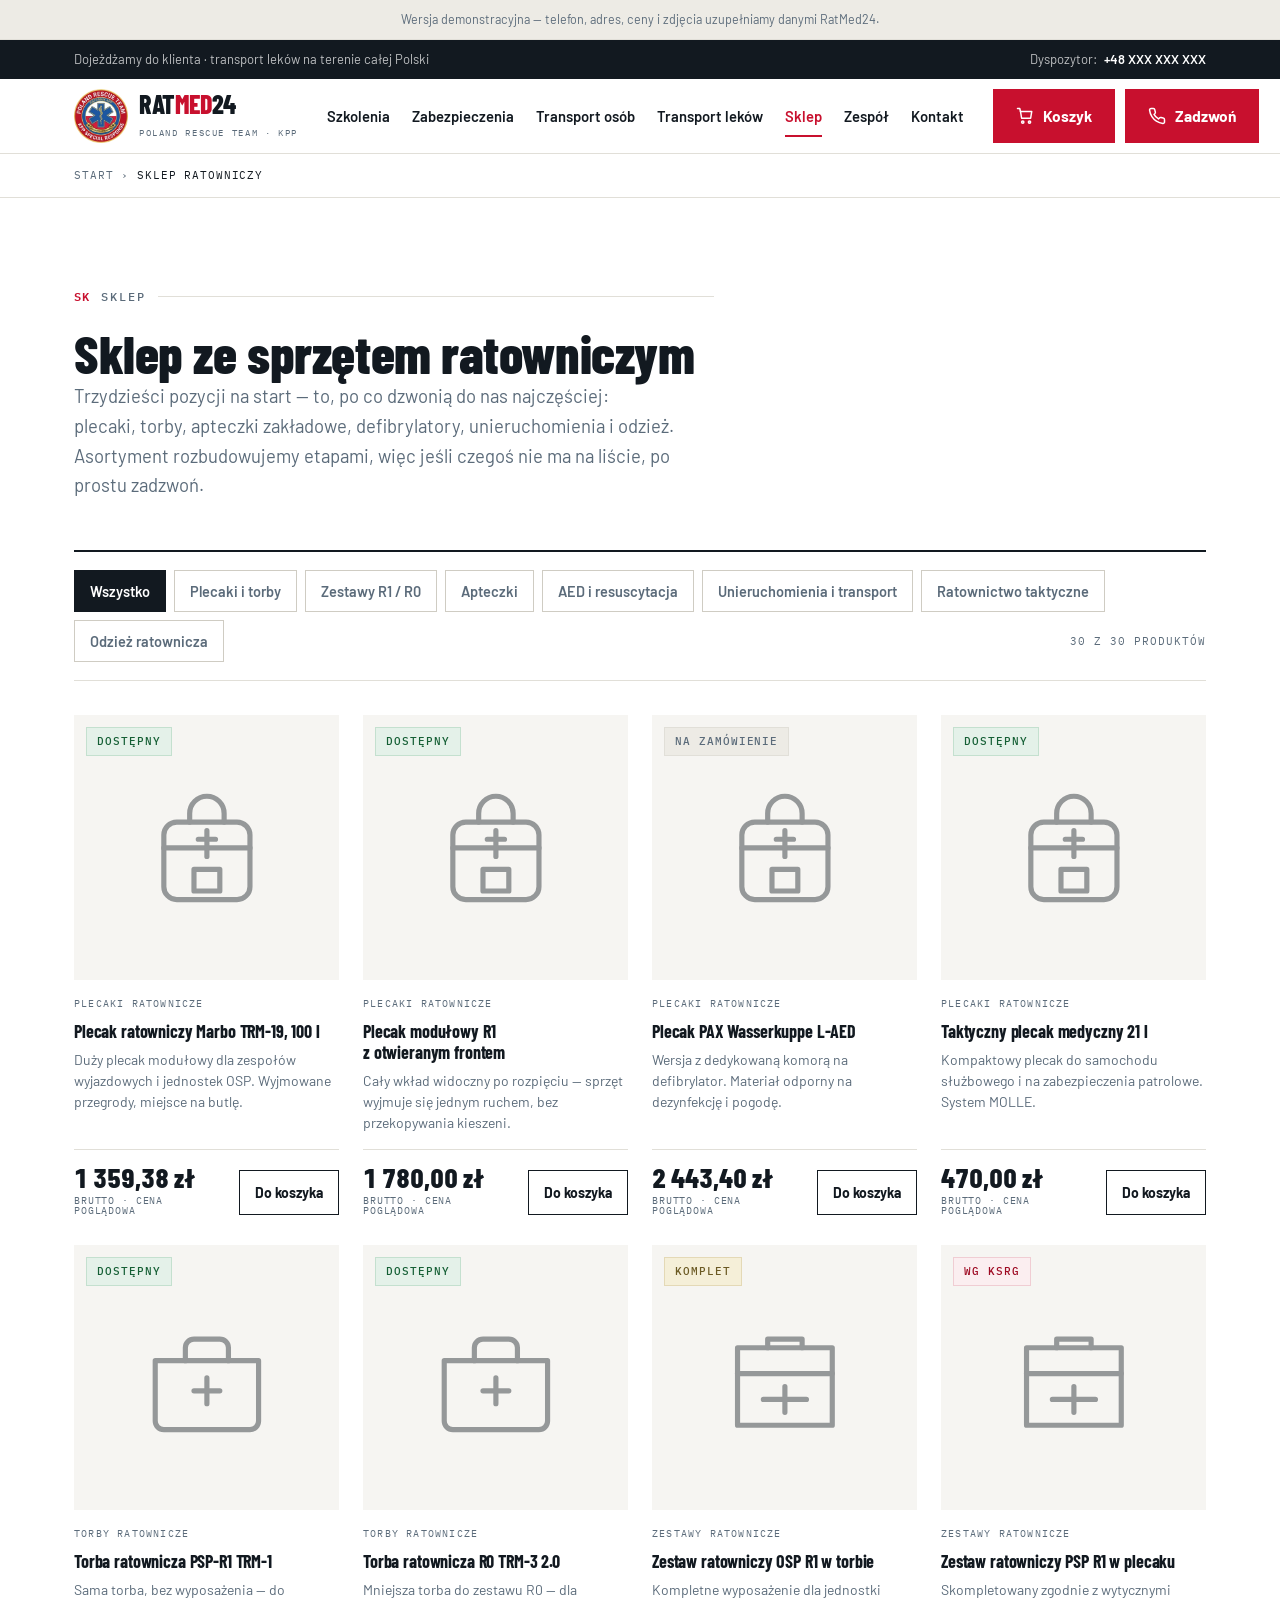
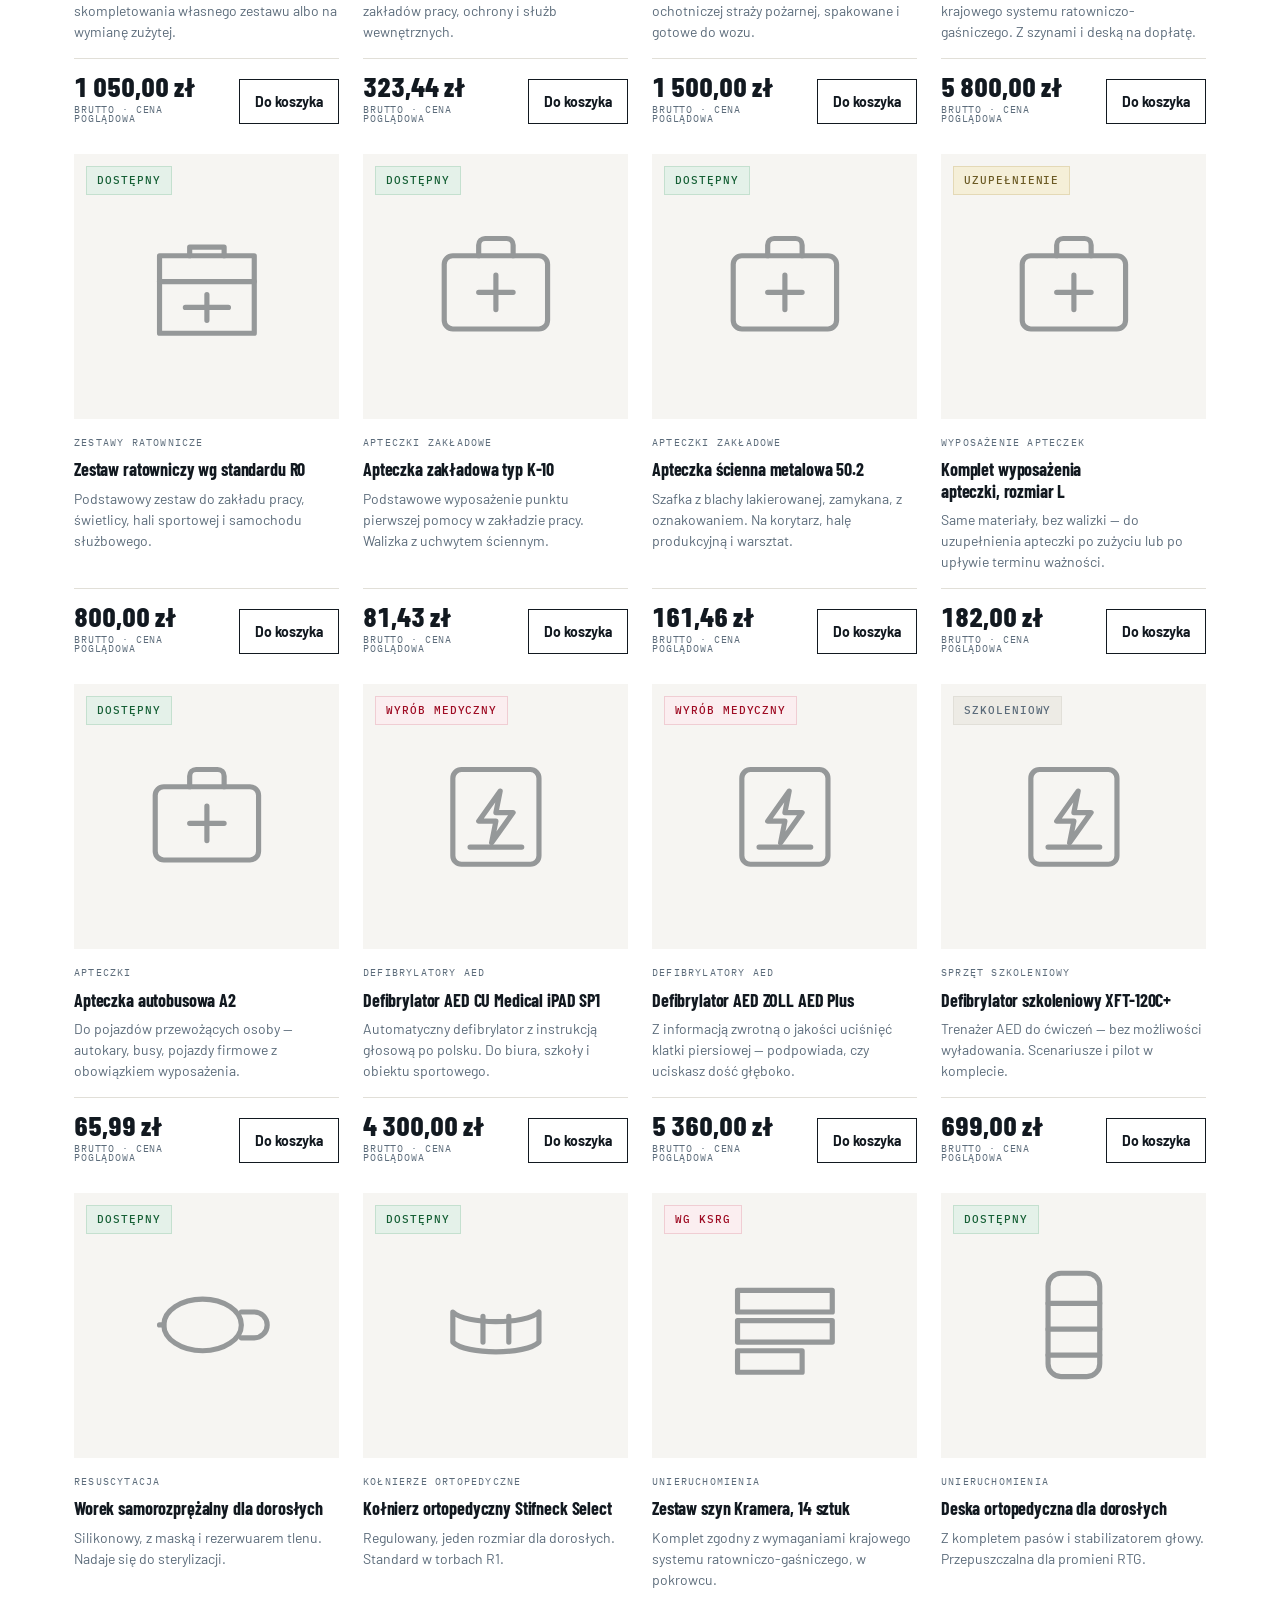
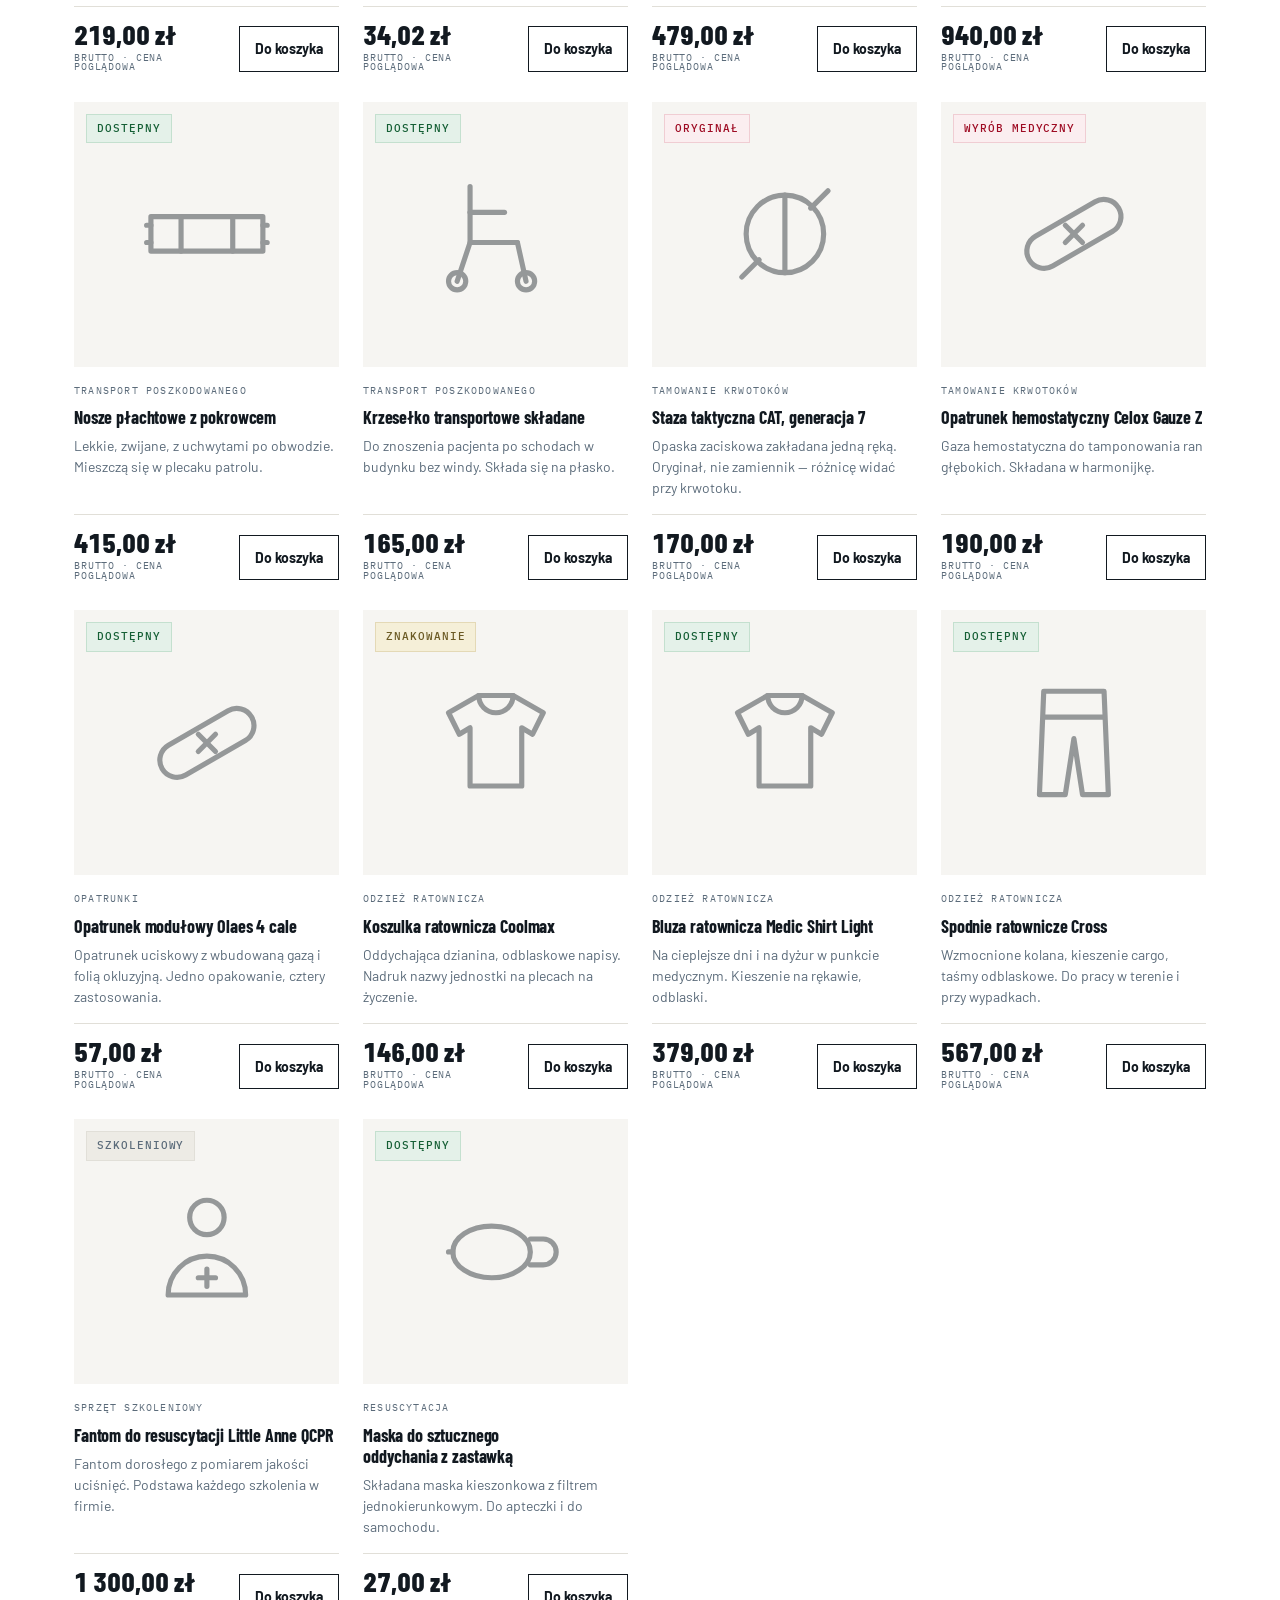
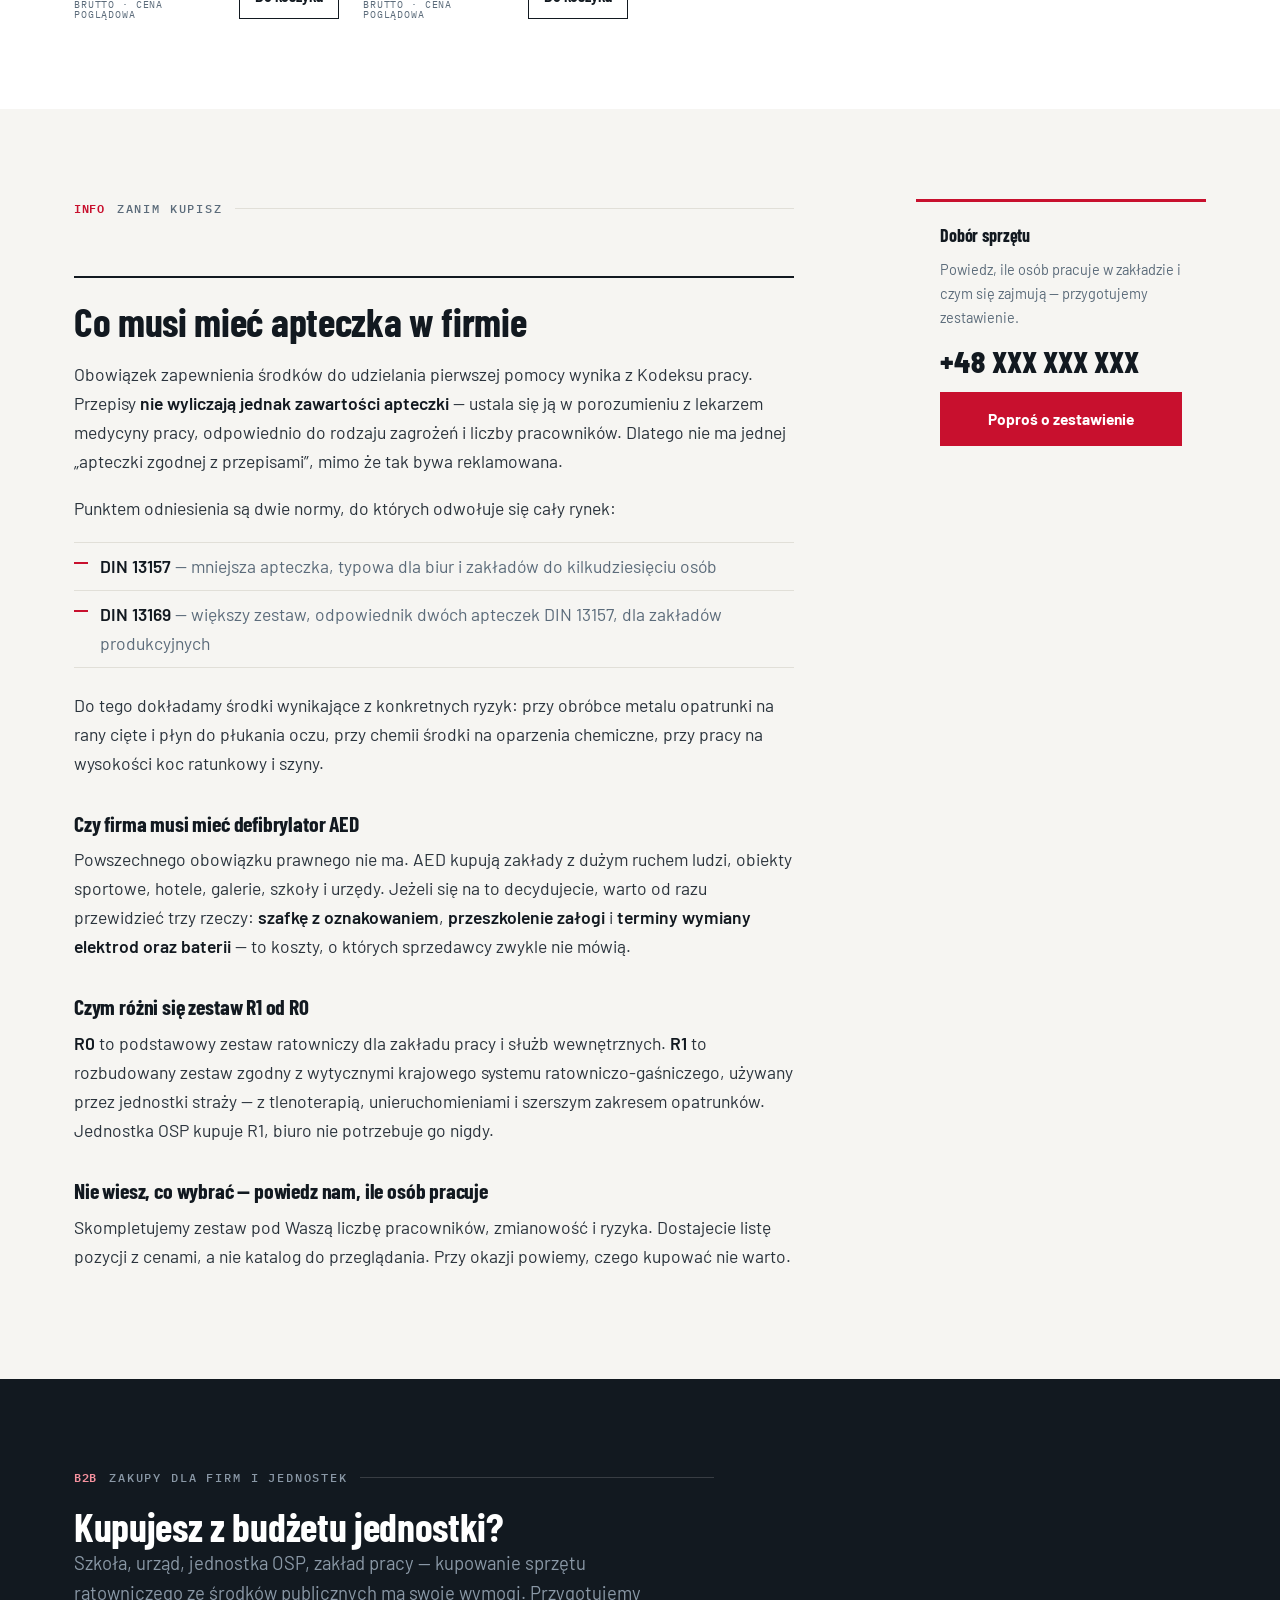
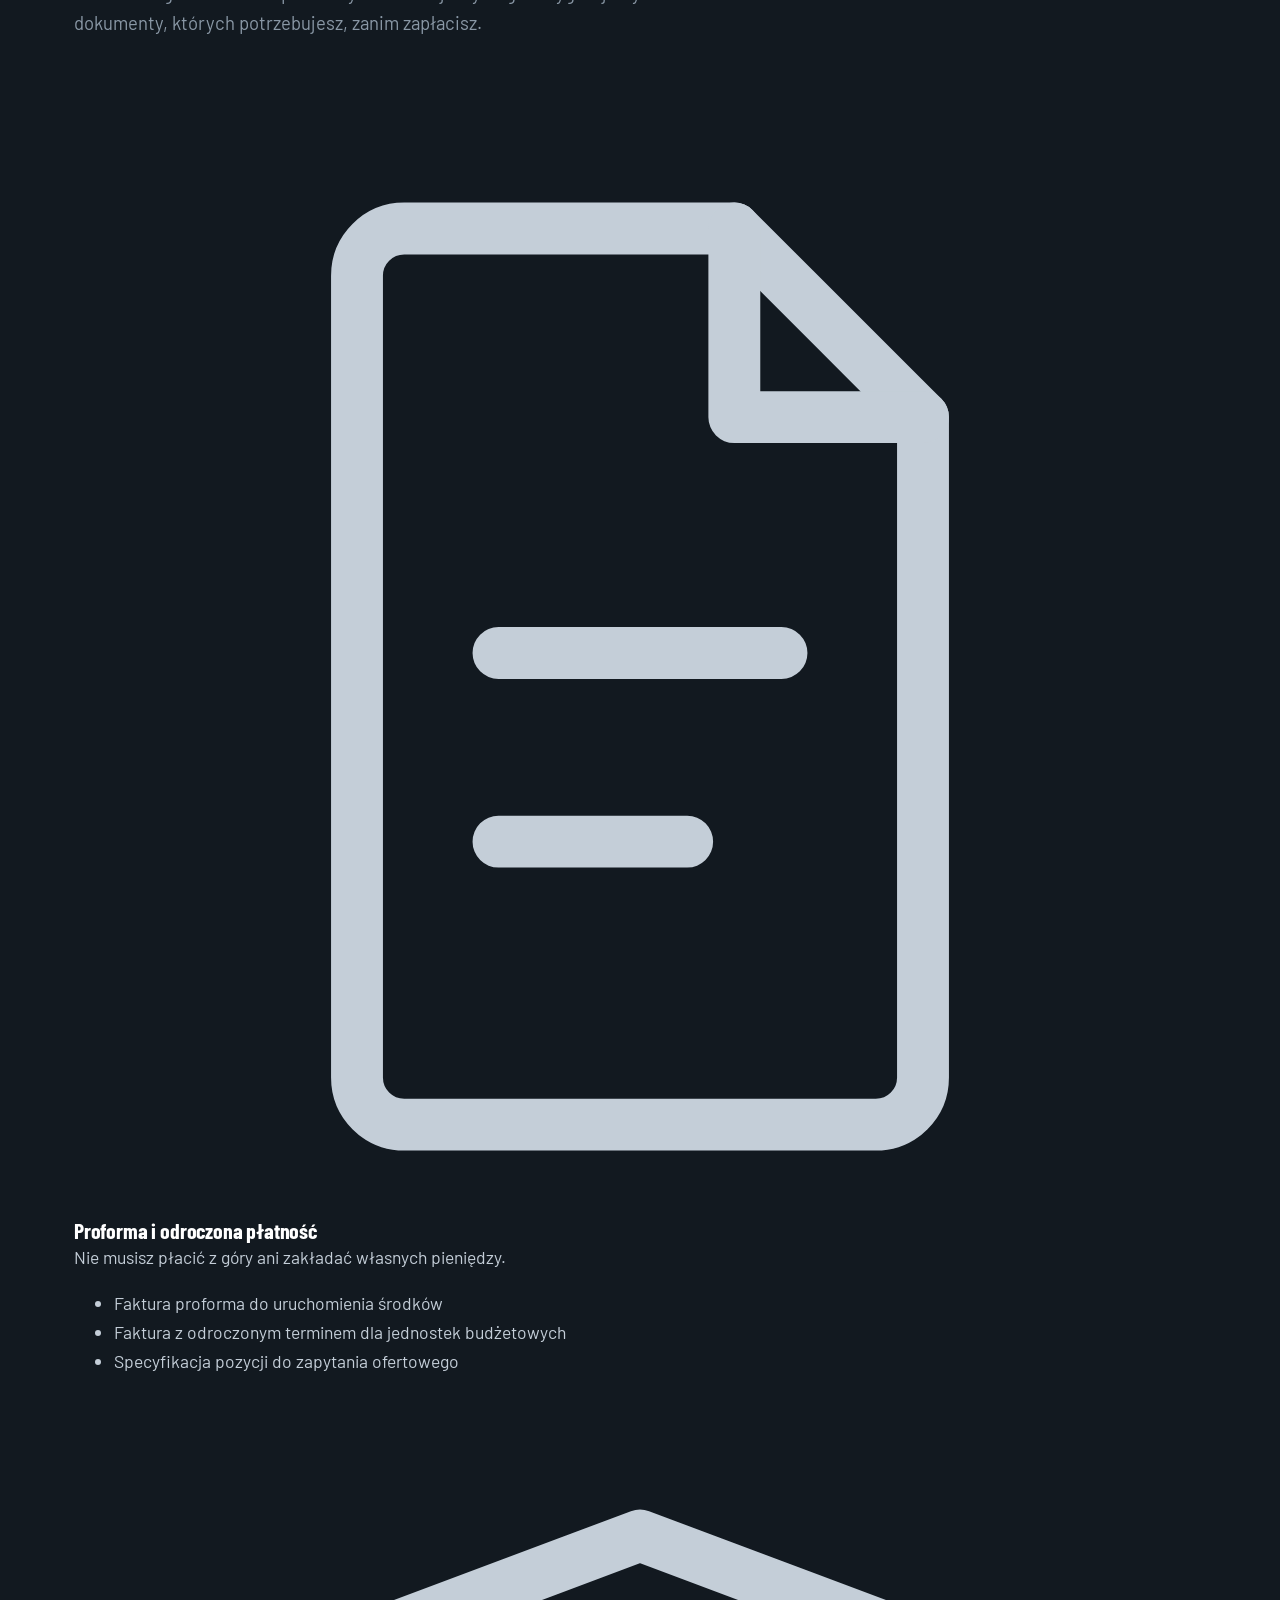
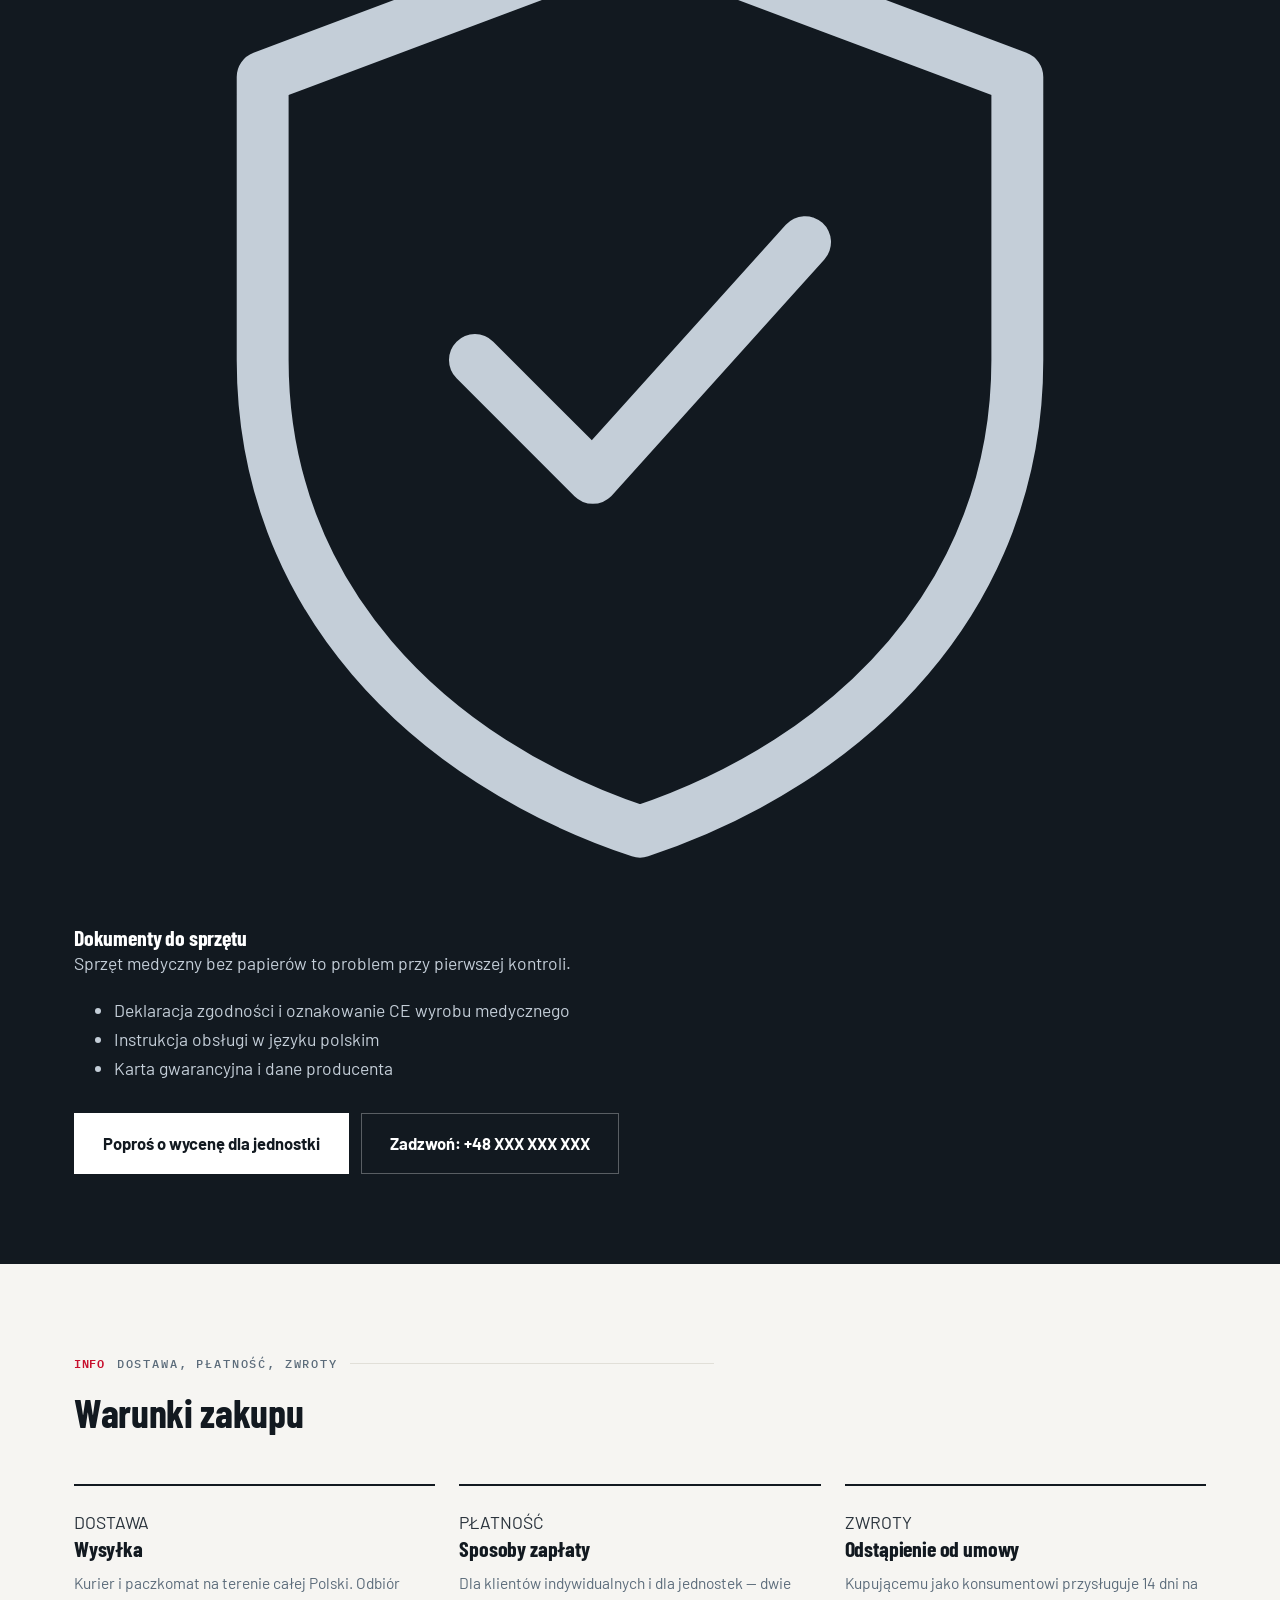
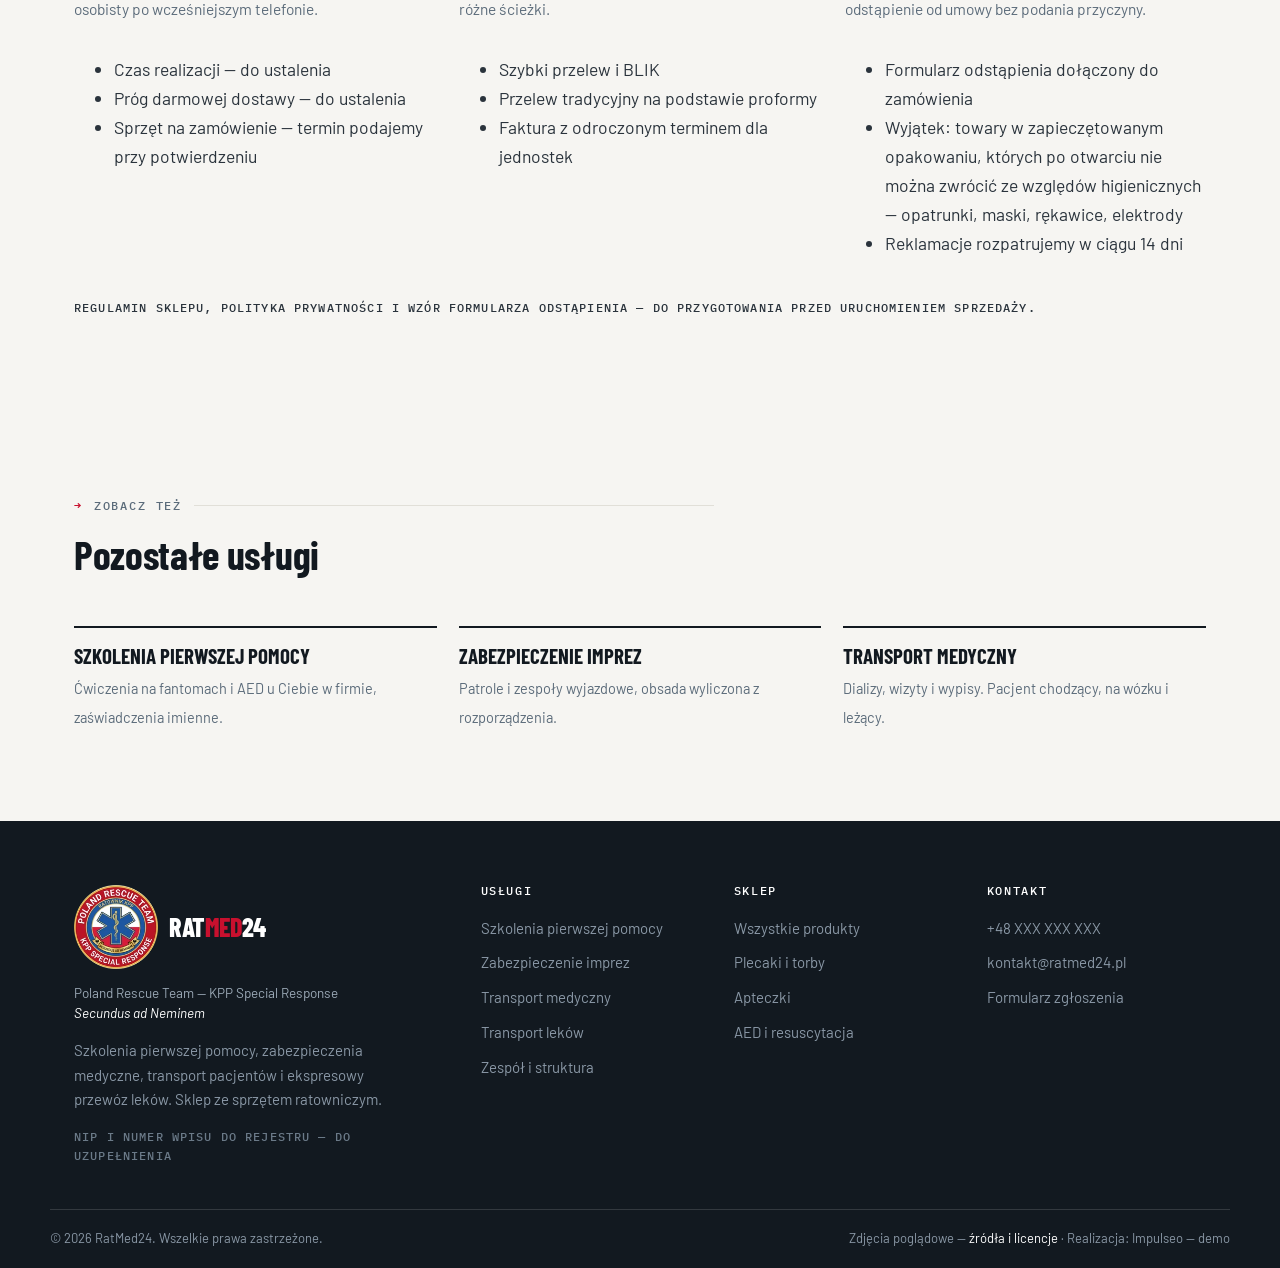
<file: sklep.html>
<!DOCTYPE html>
<html lang="pl">
<head>
<meta charset="utf-8">
<meta name="viewport" content="width=device-width, initial-scale=1">
<title>Sklep ratowniczy — torby, apteczki, AED | RatMed24</title>
<meta name="description" content="Apteczki zakładowe, torby i plecaki ratownicze, AED, unieruchomienia i odzież ratownicza. Doradzamy, co musi mieć Twoja firma. Faktura i proforma dla jednostek.">
<meta name="theme-color" content="#121920">
<meta name="robots" content="index, follow, max-image-preview:large">
<link rel="canonical" href="https://impulseo-pl.github.io/ratmed24/sklep.html">

<meta property="og:type" content="website">
<meta property="og:site_name" content="RatMed24">
<meta property="og:title" content="Sklep ratowniczy — torby, apteczki, AED | RatMed24">
<meta property="og:description" content="Apteczki zakładowe, torby i plecaki ratownicze, AED, unieruchomienia i odzież ratownicza. Doradzamy, co musi mieć Twoja firma. Faktura i proforma dla jednostek.">
<meta property="og:image" content="https://impulseo-pl.github.io/ratmed24/img/aed-urzadzenie.webp">
<meta property="og:url" content="https://impulseo-pl.github.io/ratmed24/sklep.html">
<meta property="og:locale" content="pl_PL">
<meta name="twitter:card" content="summary_large_image">

<link rel="icon" type="image/webp" href="img/logo-prt-sm.webp">
<link rel="apple-touch-icon" href="img/logo-prt-180.png">

<link rel="preconnect" href="https://fonts.googleapis.com">
<link rel="preconnect" href="https://fonts.gstatic.com" crossorigin>
<link href="https://fonts.googleapis.com/css2?family=Barlow:wght@400;500;600;700&family=Barlow+Condensed:wght@700;800&family=IBM+Plex+Mono:wght@400;500&display=swap" rel="stylesheet">
<link rel="stylesheet" href="assets/styles.css?v=5">
<script type="application/ld+json">
{"@context":"https://schema.org","@type":"CollectionPage",
 "name":"Sklep ze sprzetem ratowniczym RatMed24",
 "description":"Apteczki zakladowe, torby i plecaki ratownicze, defibrylatory AED, unieruchomienia i odziez ratownicza.",
 "isPartOf":{"@id":"https://impulseo-pl.github.io/ratmed24/#firma"}}
</script>
<script type="application/ld+json">
{"@context":"https://schema.org","@type":"FAQPage","mainEntity":[
 {"@type":"Question","name":"Czy apteczka w firmie jest obowiazkowa?",
  "acceptedAnswer":{"@type":"Answer","text":"Tak. Pracodawca ma obowiazek zapewnic srodki niezbedne do udzielania pierwszej pomocy. Przepisy nie wyliczaja jednak zawartosci apteczki - ustala sie ja w porozumieniu z lekarzem medycyny pracy, odpowiednio do rodzaju i skali zagrozen."}},
 {"@type":"Question","name":"Co powinna zawierac apteczka zakladowa?",
  "acceptedAnswer":{"@type":"Answer","text":"Punktem odniesienia sa normy DIN 13157 dla mniejszych zakladow i DIN 13169 dla wiekszych. Zawartosc warto uzupelnic o srodki wynikajace z ryzyk konkretnego stanowiska."}},
 {"@type":"Question","name":"Czy firma musi miec defibrylator AED?",
  "acceptedAnswer":{"@type":"Answer","text":"Nie ma powszechnego obowiazku prawnego posiadania AED. Kupuja je zaklady z duzym ruchem ludzi, obiekty sportowe, hotele, galerie i szkoly."}},
 {"@type":"Question","name":"Czym rozni sie zestaw R1 od R0?",
  "acceptedAnswer":{"@type":"Answer","text":"R0 to podstawowy zestaw ratowniczy dla zakladu pracy. R1 to rozbudowany zestaw zgodny z wytycznymi krajowego systemu ratowniczo-gasniczego, uzywany przez jednostki strazy."}},
 {"@type":"Question","name":"Czy wystawiacie fakture dla szkoly lub urzedu?",
  "acceptedAnswer":{"@type":"Answer","text":"Tak. Przygotowujemy fakture proforma do uruchomienia srodkow i fakture z odroczonym terminem platnosci dla jednostek budzetowych."}},
 {"@type":"Question","name":"Czy moge zwrocic zakupiony sprzet?",
  "acceptedAnswer":{"@type":"Answer","text":"Konsumentowi przysluguje 14 dni na odstapienie od umowy. Wyjatkiem sa towary w zapieczetowanym opakowaniu, ktorych po otwarciu nie mozna zwrocic ze wzgledow higienicznych - opatrunki, maski, rekawice i elektrody."}}]}
</script>
</head>
<body>

<a class="przeskocz" href="#tresc">Przejdź do treści</a>

<div class="demo-pas">
  <div class="wrap">Wersja demonstracyjna — telefon, adres, ceny i zdjęcia uzupełniamy danymi RatMed24.</div>
</div>

<div class="gorny">
  <div class="wrap gorny__rzad">
    <span class="gorny__poz">Dojeżdżamy do klienta · transport leków na terenie całej Polski</span>
    <span class="gorny__poz">Dyspozytor: <a href="tel:+48000000000">+48 XXX XXX XXX</a></span>
  </div>
</div>

<header class="nawigacja">
  <div class="wrap nawigacja__rzad">
    <a href="index.html" class="logo" aria-label="RatMed24 — strona główna">
      <img class="logo__znak" src="img/logo-prt-sm.webp" width="160" height="160" alt="" decoding="async">
      <span>
        <span class="logo__nazwa">Rat<span>Med</span>24</span>
        <span class="logo__pod">Poland Rescue Team · KPP</span>
      </span>
    </a>

    <nav aria-label="Menu główne">
      <ul class="menu" id="menu">
        <li><a href="szkolenia-pierwszej-pomocy.html">Szkolenia</a></li>
        <li><a href="zabezpieczenie-medyczne-imprez.html">Zabezpieczenia</a></li>
        <li><a href="transport-medyczny.html">Transport osób</a></li>
        <li><a href="transport-lekow.html">Transport leków</a></li>
        <li><a href="sklep.html" aria-current="page">Sklep</a></li>
        <li><a href="zespol.html">Zespół</a></li>
        <li><a href="index.html#kontakt">Kontakt</a></li>
      </ul>
    </nav>

    <div class="nawigacja__akcja">
      <button class="guzik guzik--czerwony koszyk-guzik" id="otworz-koszyk"><svg viewBox="0 0 24 24" fill="none" stroke="currentColor" stroke-width="2" stroke-linecap="round" stroke-linejoin="round"><path d="M6 6h15l-1.5 9h-12z"/><path d="M6 6 5 2H2"/><circle cx="9" cy="20" r="1.5"/><circle cx="18" cy="20" r="1.5"/></svg>Koszyk<span class="koszyk__znacznik" id="koszyk-znacznik" style="display:none">0</span></button> <a class="guzik guzik--czerwony" href="tel:+48000000000"><svg viewBox="0 0 24 24" fill="none" stroke="currentColor" stroke-width="2" stroke-linecap="round" stroke-linejoin="round"><path d="M22 16.9v3a2 2 0 0 1-2.2 2 19.8 19.8 0 0 1-8.6-3.1 19.5 19.5 0 0 1-6-6A19.8 19.8 0 0 1 2.1 4.2 2 2 0 0 1 4.1 2h3a2 2 0 0 1 2 1.7c.1 1 .3 1.9.6 2.8a2 2 0 0 1-.4 2.1L8 9.9a16 16 0 0 0 6 6l1.3-1.3a2 2 0 0 1 2.1-.5c.9.3 1.8.5 2.8.6a2 2 0 0 1 1.8 2.1z"/></svg>Zadzwoń</a>
      <button class="hamburger" id="hamburger" aria-label="Menu" aria-expanded="false">
        <svg viewBox="0 0 24 24" fill="none" stroke="currentColor" stroke-width="2" stroke-linecap="round"><path d="M3 6h18M3 12h18M3 18h18"/></svg>
      </button>
    </div>
  </div>
</header>

<nav class="okruchy" aria-label="Okruszki"><div class="wrap"><a href="index.html">Start</a> › <span aria-current="page">Sklep ratowniczy</span></div></nav>
<script type="application/ld+json">{"@context":"https://schema.org","@type":"BreadcrumbList","itemListElement":[{"@type":"ListItem","position":1,"name":"Start","item":"https://impulseo-pl.github.io/ratmed24/index.html"},{"@type":"ListItem","position":2,"name":"Sklep ratowniczy"}]}</script>

<main id="tresc">


<!-- ikony produktów -->
<svg width="0" height="0" style="position:absolute;width:0;height:0;overflow:hidden" aria-hidden="true">
  <symbol id="ik-plecak" viewBox="0 0 64 64" fill="none" stroke="currentColor" stroke-width="2.4" stroke-linecap="round" stroke-linejoin="round">
    <path d="M18 20h28a6 6 0 0 1 6 6v24a6 6 0 0 1-6 6H18a6 6 0 0 1-6-6V26a6 6 0 0 1 6-6z"/>
    <path d="M24 20v-4a8 8 0 0 1 16 0v4"/><path d="M12 32h40"/><path d="M26 42h12v10H26z"/><path d="M32 36v-4"/><path d="M28 28h8M32 24v8"/>
  </symbol>
  <symbol id="ik-torba" viewBox="0 0 64 64" fill="none" stroke="currentColor" stroke-width="2.4" stroke-linecap="round" stroke-linejoin="round">
    <path d="M8 24h48v28a4 4 0 0 1-4 4H12a4 4 0 0 1-4-4z"/><path d="M22 24v-6a4 4 0 0 1 4-4h12a4 4 0 0 1 4 4v6"/>
    <path d="M26 38h12M32 32v12"/>
  </symbol>
  <symbol id="ik-zestaw" viewBox="0 0 64 64" fill="none" stroke="currentColor" stroke-width="2.4" stroke-linecap="round" stroke-linejoin="round">
    <path d="M10 18h44v36H10z"/><path d="M10 30h44"/><path d="M24 18v-4h16v4"/><path d="M22 42h20M32 36v12"/>
  </symbol>
  <symbol id="ik-apteczka" viewBox="0 0 64 64" fill="none" stroke="currentColor" stroke-width="2.4" stroke-linecap="round" stroke-linejoin="round">
    <rect x="8" y="18" width="48" height="34" rx="4"/><path d="M24 18v-5a3 3 0 0 1 3-3h10a3 3 0 0 1 3 3v5"/>
    <path d="M32 27v16M24 35h16"/>
  </symbol>
  <symbol id="ik-aed" viewBox="0 0 64 64" fill="none" stroke="currentColor" stroke-width="2.4" stroke-linecap="round" stroke-linejoin="round">
    <rect x="12" y="10" width="40" height="44" rx="4"/><path d="M34 20l-10 14h8l-2 10 10-14h-8z"/><path d="M20 46h24"/>
  </symbol>
  <symbol id="ik-worek" viewBox="0 0 64 64" fill="none" stroke="currentColor" stroke-width="2.4" stroke-linecap="round" stroke-linejoin="round">
    <ellipse cx="30" cy="32" rx="18" ry="12"/><path d="M48 26h6a4 4 0 0 1 0 12h-6"/><path d="M12 32h-2"/>
  </symbol>
  <symbol id="ik-kolnierz" viewBox="0 0 64 64" fill="none" stroke="currentColor" stroke-width="2.4" stroke-linecap="round" stroke-linejoin="round">
    <path d="M12 26c6 6 34 6 40 0v14c-6 6-34 6-40 0z"/><path d="M26 28v12M38 28v12"/>
  </symbol>
  <symbol id="ik-szyna" viewBox="0 0 64 64" fill="none" stroke="currentColor" stroke-width="2.4" stroke-linecap="round" stroke-linejoin="round">
    <path d="M10 16h44v10H10zM10 30h44v10H10zM10 44h30v10H10z"/>
  </symbol>
  <symbol id="ik-deska" viewBox="0 0 64 64" fill="none" stroke="currentColor" stroke-width="2.4" stroke-linecap="round" stroke-linejoin="round">
    <rect x="20" y="8" width="24" height="48" rx="6"/><path d="M20 22h24M20 34h24M20 46h24"/>
  </symbol>
  <symbol id="ik-nosze" viewBox="0 0 64 64" fill="none" stroke="currentColor" stroke-width="2.4" stroke-linecap="round" stroke-linejoin="round">
    <path d="M6 24h52v16H6z"/><path d="M6 28h-2M60 28h-2M6 36h-2M60 36h-2"/><path d="M20 24v16M44 24v16"/>
  </symbol>
  <symbol id="ik-krzeslo" viewBox="0 0 64 64" fill="none" stroke="currentColor" stroke-width="2.4" stroke-linecap="round" stroke-linejoin="round">
    <path d="M20 10v26h22"/><path d="M20 36l-6 18M42 36l4 18"/><circle cx="14" cy="54" r="4"/><circle cx="46" cy="54" r="4"/><path d="M20 22h16"/>
  </symbol>
  <symbol id="ik-staza" viewBox="0 0 64 64" fill="none" stroke="currentColor" stroke-width="2.4" stroke-linecap="round" stroke-linejoin="round">
    <circle cx="32" cy="32" r="18"/><path d="M32 14v36" /><path d="M44 20l8-8M20 44l-8 8"/>
  </symbol>
  <symbol id="ik-opatrunek" viewBox="0 0 64 64" fill="none" stroke="currentColor" stroke-width="2.4" stroke-linecap="round" stroke-linejoin="round">
    <rect x="8" y="24" width="48" height="16" rx="8" transform="rotate(-30 32 32)"/><path d="M28 28l8 8M36 28l-8 8"/>
  </symbol>
  <symbol id="ik-koszulka" viewBox="0 0 64 64" fill="none" stroke="currentColor" stroke-width="2.4" stroke-linecap="round" stroke-linejoin="round">
    <path d="M24 10l-14 8 5 10 5-3v27h24V25l5 3 5-10-14-8z"/><path d="M24 10a8 8 0 0 0 16 0"/>
  </symbol>
  <symbol id="ik-spodnie" viewBox="0 0 64 64" fill="none" stroke="currentColor" stroke-width="2.4" stroke-linecap="round" stroke-linejoin="round">
    <path d="M18 8h28l2 48H36l-4-26-4 26H16z"/><path d="M18 20h28"/>
  </symbol>
  <symbol id="ik-fantom" viewBox="0 0 64 64" fill="none" stroke="currentColor" stroke-width="2.4" stroke-linecap="round" stroke-linejoin="round">
    <circle cx="32" cy="16" r="8"/><path d="M14 52c0-10 8-18 18-18s18 8 18 18z"/><path d="M32 40v8M28 44h8"/>
  </symbol>
</svg>

<!-- ======================= NAGŁÓWEK SKLEPU ======================= -->
<section class="sekcja" style="padding-bottom:0; border-top:none">
  <div class="wrap">
    <div class="naglowek">
      <span class="nad" data-nr="SK">Sklep</span>
      <h1>Sklep ze sprzętem ratowniczym</h1>
      <p class="olowek">
        Trzydzieści pozycji na start — to, po co dzwonią do nas najczęściej: plecaki, torby,
        apteczki zakładowe, defibrylatory, unieruchomienia i odzież. Asortyment rozbudowujemy
        etapami, więc jeśli czegoś nie ma na liście, po prostu zadzwoń.
      </p>
    </div>

    <div class="sklep__pasek">
      <button class="filtr" data-kat="wszystko" aria-pressed="true">Wszystko</button>
      <button class="filtr" data-kat="torby" aria-pressed="false">Plecaki i torby</button>
      <button class="filtr" data-kat="zestawy" aria-pressed="false">Zestawy R1 / R0</button>
      <button class="filtr" data-kat="apteczki" aria-pressed="false">Apteczki</button>
      <button class="filtr" data-kat="aed" aria-pressed="false">AED i resuscytacja</button>
      <button class="filtr" data-kat="unieruchomienia" aria-pressed="false">Unieruchomienia i transport</button>
      <button class="filtr" data-kat="taktyka" aria-pressed="false">Ratownictwo taktyczne</button>
      <button class="filtr" data-kat="odziez" aria-pressed="false">Odzież ratownicza</button>
      <span class="sklep__licznik" id="licznik-produktow">30 z 30 produktów</span>
    </div>
  </div>
</section>

<!-- ======================= PRODUKTY ======================= -->
<section class="sekcja" style="padding-top:0; border-top:none">
  <div class="wrap">
    <div class="produkty" id="produkty">

      <!-- ---------- PLECAKI I TORBY ---------- -->
      <article class="produkt" data-kat="torby" data-cena="1359.38" id="plecaki">
        <div class="produkt__foto"><svg><use href="#ik-plecak"/></svg>
          <span class="plakietka plakietka--zielona produkt__znacznik">Dostępny</span></div>
        <div class="produkt__tresc">
          <span class="produkt__kat">Plecaki ratownicze</span>
          <h3>Plecak ratowniczy Marbo TRM-19, 100 l</h3>
          <p class="produkt__opis">Duży plecak modułowy dla zespołów wyjazdowych i jednostek OSP. Wyjmowane przegrody, miejsce na butlę.</p>
          <div class="produkt__dol">
            <span class="produkt__cena">1 359,38 zł<small>brutto · cena poglądowa</small></span>
            <button class="produkt__dodaj">Do koszyka</button>
          </div>
        </div>
      </article>

      <article class="produkt" data-kat="torby" data-cena="1780.00">
        <div class="produkt__foto"><svg><use href="#ik-plecak"/></svg>
          <span class="plakietka plakietka--zielona produkt__znacznik">Dostępny</span></div>
        <div class="produkt__tresc">
          <span class="produkt__kat">Plecaki ratownicze</span>
          <h3>Plecak modułowy R1 z otwieranym frontem</h3>
          <p class="produkt__opis">Cały wkład widoczny po rozpięciu — sprzęt wyjmuje się jednym ruchem, bez przekopywania kieszeni.</p>
          <div class="produkt__dol">
            <span class="produkt__cena">1 780,00 zł<small>brutto · cena poglądowa</small></span>
            <button class="produkt__dodaj">Do koszyka</button>
          </div>
        </div>
      </article>

      <article class="produkt" data-kat="torby" data-cena="2443.40">
        <div class="produkt__foto"><svg><use href="#ik-plecak"/></svg>
          <span class="plakietka produkt__znacznik">Na zamówienie</span></div>
        <div class="produkt__tresc">
          <span class="produkt__kat">Plecaki ratownicze</span>
          <h3>Plecak PAX Wasserkuppe L-AED</h3>
          <p class="produkt__opis">Wersja z dedykowaną komorą na defibrylator. Materiał odporny na dezynfekcję i pogodę.</p>
          <div class="produkt__dol">
            <span class="produkt__cena">2 443,40 zł<small>brutto · cena poglądowa</small></span>
            <button class="produkt__dodaj">Do koszyka</button>
          </div>
        </div>
      </article>

      <article class="produkt" data-kat="torby" data-cena="470.00">
        <div class="produkt__foto"><svg><use href="#ik-plecak"/></svg>
          <span class="plakietka plakietka--zielona produkt__znacznik">Dostępny</span></div>
        <div class="produkt__tresc">
          <span class="produkt__kat">Plecaki ratownicze</span>
          <h3>Taktyczny plecak medyczny 21 l</h3>
          <p class="produkt__opis">Kompaktowy plecak do samochodu służbowego i na zabezpieczenia patrolowe. System MOLLE.</p>
          <div class="produkt__dol">
            <span class="produkt__cena">470,00 zł<small>brutto · cena poglądowa</small></span>
            <button class="produkt__dodaj">Do koszyka</button>
          </div>
        </div>
      </article>

      <article class="produkt" data-kat="torby" data-cena="1050.00">
        <div class="produkt__foto"><svg><use href="#ik-torba"/></svg>
          <span class="plakietka plakietka--zielona produkt__znacznik">Dostępny</span></div>
        <div class="produkt__tresc">
          <span class="produkt__kat">Torby ratownicze</span>
          <h3>Torba ratownicza PSP-R1 TRM-1</h3>
          <p class="produkt__opis">Sama torba, bez wyposażenia — do skompletowania własnego zestawu albo na wymianę zużytej.</p>
          <div class="produkt__dol">
            <span class="produkt__cena">1 050,00 zł<small>brutto · cena poglądowa</small></span>
            <button class="produkt__dodaj">Do koszyka</button>
          </div>
        </div>
      </article>

      <article class="produkt" data-kat="torby" data-cena="323.44">
        <div class="produkt__foto"><svg><use href="#ik-torba"/></svg>
          <span class="plakietka plakietka--zielona produkt__znacznik">Dostępny</span></div>
        <div class="produkt__tresc">
          <span class="produkt__kat">Torby ratownicze</span>
          <h3>Torba ratownicza R0 TRM-3 2.0</h3>
          <p class="produkt__opis">Mniejsza torba do zestawu R0 — dla zakładów pracy, ochrony i służb wewnętrznych.</p>
          <div class="produkt__dol">
            <span class="produkt__cena">323,44 zł<small>brutto · cena poglądowa</small></span>
            <button class="produkt__dodaj">Do koszyka</button>
          </div>
        </div>
      </article>

      <!-- ---------- ZESTAWY ---------- -->
      <article class="produkt" data-kat="zestawy" data-cena="1500.00">
        <div class="produkt__foto"><svg><use href="#ik-zestaw"/></svg>
          <span class="plakietka plakietka--limonka produkt__znacznik">Komplet</span></div>
        <div class="produkt__tresc">
          <span class="produkt__kat">Zestawy ratownicze</span>
          <h3>Zestaw ratowniczy OSP R1 w torbie</h3>
          <p class="produkt__opis">Kompletne wyposażenie dla jednostki ochotniczej straży pożarnej, spakowane i gotowe do wozu.</p>
          <div class="produkt__dol">
            <span class="produkt__cena">1 500,00 zł<small>brutto · cena poglądowa</small></span>
            <button class="produkt__dodaj">Do koszyka</button>
          </div>
        </div>
      </article>

      <article class="produkt" data-kat="zestawy" data-cena="5800.00">
        <div class="produkt__foto"><svg><use href="#ik-zestaw"/></svg>
          <span class="plakietka plakietka--czerwona produkt__znacznik">Wg KSRG</span></div>
        <div class="produkt__tresc">
          <span class="produkt__kat">Zestawy ratownicze</span>
          <h3>Zestaw ratowniczy PSP R1 w plecaku</h3>
          <p class="produkt__opis">Skompletowany zgodnie z wytycznymi krajowego systemu ratowniczo-gaśniczego. Z szynami i deską na dopłatę.</p>
          <div class="produkt__dol">
            <span class="produkt__cena">5 800,00 zł<small>brutto · cena poglądowa</small></span>
            <button class="produkt__dodaj">Do koszyka</button>
          </div>
        </div>
      </article>

      <article class="produkt" data-kat="zestawy" data-cena="800.00">
        <div class="produkt__foto"><svg><use href="#ik-zestaw"/></svg>
          <span class="plakietka plakietka--zielona produkt__znacznik">Dostępny</span></div>
        <div class="produkt__tresc">
          <span class="produkt__kat">Zestawy ratownicze</span>
          <h3>Zestaw ratowniczy wg standardu R0</h3>
          <p class="produkt__opis">Podstawowy zestaw do zakładu pracy, świetlicy, hali sportowej i samochodu służbowego.</p>
          <div class="produkt__dol">
            <span class="produkt__cena">800,00 zł<small>brutto · cena poglądowa</small></span>
            <button class="produkt__dodaj">Do koszyka</button>
          </div>
        </div>
      </article>

      <!-- ---------- APTECZKI ---------- -->
      <article class="produkt" data-kat="apteczki" data-cena="81.43" id="apteczki">
        <div class="produkt__foto"><svg><use href="#ik-apteczka"/></svg>
          <span class="plakietka plakietka--zielona produkt__znacznik">Dostępny</span></div>
        <div class="produkt__tresc">
          <span class="produkt__kat">Apteczki zakładowe</span>
          <h3>Apteczka zakładowa typ K-10</h3>
          <p class="produkt__opis">Podstawowe wyposażenie punktu pierwszej pomocy w zakładzie pracy. Walizka z uchwytem ściennym.</p>
          <div class="produkt__dol">
            <span class="produkt__cena">81,43 zł<small>brutto · cena poglądowa</small></span>
            <button class="produkt__dodaj">Do koszyka</button>
          </div>
        </div>
      </article>

      <article class="produkt" data-kat="apteczki" data-cena="161.46">
        <div class="produkt__foto"><svg><use href="#ik-apteczka"/></svg>
          <span class="plakietka plakietka--zielona produkt__znacznik">Dostępny</span></div>
        <div class="produkt__tresc">
          <span class="produkt__kat">Apteczki zakładowe</span>
          <h3>Apteczka ścienna metalowa 50.2</h3>
          <p class="produkt__opis">Szafka z blachy lakierowanej, zamykana, z oznakowaniem. Na korytarz, halę produkcyjną i warsztat.</p>
          <div class="produkt__dol">
            <span class="produkt__cena">161,46 zł<small>brutto · cena poglądowa</small></span>
            <button class="produkt__dodaj">Do koszyka</button>
          </div>
        </div>
      </article>

      <article class="produkt" data-kat="apteczki" data-cena="182.00">
        <div class="produkt__foto"><svg><use href="#ik-apteczka"/></svg>
          <span class="plakietka plakietka--limonka produkt__znacznik">Uzupełnienie</span></div>
        <div class="produkt__tresc">
          <span class="produkt__kat">Wyposażenie apteczek</span>
          <h3>Komplet wyposażenia apteczki, rozmiar L</h3>
          <p class="produkt__opis">Same materiały, bez walizki — do uzupełnienia apteczki po zużyciu lub po upływie terminu ważności.</p>
          <div class="produkt__dol">
            <span class="produkt__cena">182,00 zł<small>brutto · cena poglądowa</small></span>
            <button class="produkt__dodaj">Do koszyka</button>
          </div>
        </div>
      </article>

      <article class="produkt" data-kat="apteczki" data-cena="65.99">
        <div class="produkt__foto"><svg><use href="#ik-apteczka"/></svg>
          <span class="plakietka plakietka--zielona produkt__znacznik">Dostępny</span></div>
        <div class="produkt__tresc">
          <span class="produkt__kat">Apteczki</span>
          <h3>Apteczka autobusowa A2</h3>
          <p class="produkt__opis">Do pojazdów przewożących osoby — autokary, busy, pojazdy firmowe z obowiązkiem wyposażenia.</p>
          <div class="produkt__dol">
            <span class="produkt__cena">65,99 zł<small>brutto · cena poglądowa</small></span>
            <button class="produkt__dodaj">Do koszyka</button>
          </div>
        </div>
      </article>

      <!-- ---------- AED I RESUSCYTACJA ---------- -->
      <article class="produkt" data-kat="aed" data-cena="4300.00" id="aed">
        <div class="produkt__foto"><svg><use href="#ik-aed"/></svg>
          <span class="plakietka plakietka--czerwona produkt__znacznik">Wyrób medyczny</span></div>
        <div class="produkt__tresc">
          <span class="produkt__kat">Defibrylatory AED</span>
          <h3>Defibrylator AED CU Medical iPAD SP1</h3>
          <p class="produkt__opis">Automatyczny defibrylator z instrukcją głosową po polsku. Do biura, szkoły i obiektu sportowego.</p>
          <div class="produkt__dol">
            <span class="produkt__cena">4 300,00 zł<small>brutto · cena poglądowa</small></span>
            <button class="produkt__dodaj">Do koszyka</button>
          </div>
        </div>
      </article>

      <article class="produkt" data-kat="aed" data-cena="5360.00">
        <div class="produkt__foto"><svg><use href="#ik-aed"/></svg>
          <span class="plakietka plakietka--czerwona produkt__znacznik">Wyrób medyczny</span></div>
        <div class="produkt__tresc">
          <span class="produkt__kat">Defibrylatory AED</span>
          <h3>Defibrylator AED ZOLL AED Plus</h3>
          <p class="produkt__opis">Z informacją zwrotną o jakości uciśnięć klatki piersiowej — podpowiada, czy uciskasz dość głęboko.</p>
          <div class="produkt__dol">
            <span class="produkt__cena">5 360,00 zł<small>brutto · cena poglądowa</small></span>
            <button class="produkt__dodaj">Do koszyka</button>
          </div>
        </div>
      </article>

      <article class="produkt" data-kat="aed" data-cena="699.00">
        <div class="produkt__foto"><svg><use href="#ik-aed"/></svg>
          <span class="plakietka produkt__znacznik">Szkoleniowy</span></div>
        <div class="produkt__tresc">
          <span class="produkt__kat">Sprzęt szkoleniowy</span>
          <h3>Defibrylator szkoleniowy XFT-120C+</h3>
          <p class="produkt__opis">Trenażer AED do ćwiczeń — bez możliwości wyładowania. Scenariusze i pilot w komplecie.</p>
          <div class="produkt__dol">
            <span class="produkt__cena">699,00 zł<small>brutto · cena poglądowa</small></span>
            <button class="produkt__dodaj">Do koszyka</button>
          </div>
        </div>
      </article>

      <article class="produkt" data-kat="aed" data-cena="219.00">
        <div class="produkt__foto"><svg><use href="#ik-worek"/></svg>
          <span class="plakietka plakietka--zielona produkt__znacznik">Dostępny</span></div>
        <div class="produkt__tresc">
          <span class="produkt__kat">Resuscytacja</span>
          <h3>Worek samorozprężalny dla dorosłych</h3>
          <p class="produkt__opis">Silikonowy, z maską i rezerwuarem tlenu. Nadaje się do sterylizacji.</p>
          <div class="produkt__dol">
            <span class="produkt__cena">219,00 zł<small>brutto · cena poglądowa</small></span>
            <button class="produkt__dodaj">Do koszyka</button>
          </div>
        </div>
      </article>

      <!-- ---------- UNIERUCHOMIENIA I TRANSPORT ---------- -->
      <article class="produkt" data-kat="unieruchomienia" data-cena="34.02">
        <div class="produkt__foto"><svg><use href="#ik-kolnierz"/></svg>
          <span class="plakietka plakietka--zielona produkt__znacznik">Dostępny</span></div>
        <div class="produkt__tresc">
          <span class="produkt__kat">Kołnierze ortopedyczne</span>
          <h3>Kołnierz ortopedyczny Stifneck Select</h3>
          <p class="produkt__opis">Regulowany, jeden rozmiar dla dorosłych. Standard w torbach R1.</p>
          <div class="produkt__dol">
            <span class="produkt__cena">34,02 zł<small>brutto · cena poglądowa</small></span>
            <button class="produkt__dodaj">Do koszyka</button>
          </div>
        </div>
      </article>

      <article class="produkt" data-kat="unieruchomienia" data-cena="479.00">
        <div class="produkt__foto"><svg><use href="#ik-szyna"/></svg>
          <span class="plakietka plakietka--czerwona produkt__znacznik">Wg KSRG</span></div>
        <div class="produkt__tresc">
          <span class="produkt__kat">Unieruchomienia</span>
          <h3>Zestaw szyn Kramera, 14 sztuk</h3>
          <p class="produkt__opis">Komplet zgodny z wymaganiami krajowego systemu ratowniczo-gaśniczego, w pokrowcu.</p>
          <div class="produkt__dol">
            <span class="produkt__cena">479,00 zł<small>brutto · cena poglądowa</small></span>
            <button class="produkt__dodaj">Do koszyka</button>
          </div>
        </div>
      </article>

      <article class="produkt" data-kat="unieruchomienia" data-cena="940.00">
        <div class="produkt__foto"><svg><use href="#ik-deska"/></svg>
          <span class="plakietka plakietka--zielona produkt__znacznik">Dostępny</span></div>
        <div class="produkt__tresc">
          <span class="produkt__kat">Unieruchomienia</span>
          <h3>Deska ortopedyczna dla dorosłych</h3>
          <p class="produkt__opis">Z kompletem pasów i stabilizatorem głowy. Przepuszczalna dla promieni RTG.</p>
          <div class="produkt__dol">
            <span class="produkt__cena">940,00 zł<small>brutto · cena poglądowa</small></span>
            <button class="produkt__dodaj">Do koszyka</button>
          </div>
        </div>
      </article>

      <article class="produkt" data-kat="unieruchomienia" data-cena="415.00">
        <div class="produkt__foto"><svg><use href="#ik-nosze"/></svg>
          <span class="plakietka plakietka--zielona produkt__znacznik">Dostępny</span></div>
        <div class="produkt__tresc">
          <span class="produkt__kat">Transport poszkodowanego</span>
          <h3>Nosze płachtowe z pokrowcem</h3>
          <p class="produkt__opis">Lekkie, zwijane, z uchwytami po obwodzie. Mieszczą się w plecaku patrolu.</p>
          <div class="produkt__dol">
            <span class="produkt__cena">415,00 zł<small>brutto · cena poglądowa</small></span>
            <button class="produkt__dodaj">Do koszyka</button>
          </div>
        </div>
      </article>

      <article class="produkt" data-kat="unieruchomienia" data-cena="165.00">
        <div class="produkt__foto"><svg><use href="#ik-krzeslo"/></svg>
          <span class="plakietka plakietka--zielona produkt__znacznik">Dostępny</span></div>
        <div class="produkt__tresc">
          <span class="produkt__kat">Transport poszkodowanego</span>
          <h3>Krzesełko transportowe składane</h3>
          <p class="produkt__opis">Do znoszenia pacjenta po schodach w budynku bez windy. Składa się na płasko.</p>
          <div class="produkt__dol">
            <span class="produkt__cena">165,00 zł<small>brutto · cena poglądowa</small></span>
            <button class="produkt__dodaj">Do koszyka</button>
          </div>
        </div>
      </article>

      <!-- ---------- RATOWNICTWO TAKTYCZNE ---------- -->
      <article class="produkt" data-kat="taktyka" data-cena="170.00">
        <div class="produkt__foto"><svg><use href="#ik-staza"/></svg>
          <span class="plakietka plakietka--czerwona produkt__znacznik">Oryginał</span></div>
        <div class="produkt__tresc">
          <span class="produkt__kat">Tamowanie krwotoków</span>
          <h3>Staza taktyczna CAT, generacja 7</h3>
          <p class="produkt__opis">Opaska zaciskowa zakładana jedną ręką. Oryginał, nie zamiennik — różnicę widać przy krwotoku.</p>
          <div class="produkt__dol">
            <span class="produkt__cena">170,00 zł<small>brutto · cena poglądowa</small></span>
            <button class="produkt__dodaj">Do koszyka</button>
          </div>
        </div>
      </article>

      <article class="produkt" data-kat="taktyka" data-cena="190.00">
        <div class="produkt__foto"><svg><use href="#ik-opatrunek"/></svg>
          <span class="plakietka plakietka--czerwona produkt__znacznik">Wyrób medyczny</span></div>
        <div class="produkt__tresc">
          <span class="produkt__kat">Tamowanie krwotoków</span>
          <h3>Opatrunek hemostatyczny Celox Gauze Z</h3>
          <p class="produkt__opis">Gaza hemostatyczna do tamponowania ran głębokich. Składana w harmonijkę.</p>
          <div class="produkt__dol">
            <span class="produkt__cena">190,00 zł<small>brutto · cena poglądowa</small></span>
            <button class="produkt__dodaj">Do koszyka</button>
          </div>
        </div>
      </article>

      <article class="produkt" data-kat="taktyka" data-cena="57.00">
        <div class="produkt__foto"><svg><use href="#ik-opatrunek"/></svg>
          <span class="plakietka plakietka--zielona produkt__znacznik">Dostępny</span></div>
        <div class="produkt__tresc">
          <span class="produkt__kat">Opatrunki</span>
          <h3>Opatrunek modułowy Olaes 4 cale</h3>
          <p class="produkt__opis">Opatrunek uciskowy z wbudowaną gazą i folią okluzyjną. Jedno opakowanie, cztery zastosowania.</p>
          <div class="produkt__dol">
            <span class="produkt__cena">57,00 zł<small>brutto · cena poglądowa</small></span>
            <button class="produkt__dodaj">Do koszyka</button>
          </div>
        </div>
      </article>

      <!-- ---------- ODZIEŻ ---------- -->
      <article class="produkt" data-kat="odziez" data-cena="146.00" id="odziez">
        <div class="produkt__foto"><svg><use href="#ik-koszulka"/></svg>
          <span class="plakietka plakietka--limonka produkt__znacznik">Znakowanie</span></div>
        <div class="produkt__tresc">
          <span class="produkt__kat">Odzież ratownicza</span>
          <h3>Koszulka ratownicza Coolmax</h3>
          <p class="produkt__opis">Oddychająca dzianina, odblaskowe napisy. Nadruk nazwy jednostki na plecach na życzenie.</p>
          <div class="produkt__dol">
            <span class="produkt__cena">146,00 zł<small>brutto · cena poglądowa</small></span>
            <button class="produkt__dodaj">Do koszyka</button>
          </div>
        </div>
      </article>

      <article class="produkt" data-kat="odziez" data-cena="379.00">
        <div class="produkt__foto"><svg><use href="#ik-koszulka"/></svg>
          <span class="plakietka plakietka--zielona produkt__znacznik">Dostępny</span></div>
        <div class="produkt__tresc">
          <span class="produkt__kat">Odzież ratownicza</span>
          <h3>Bluza ratownicza Medic Shirt Light</h3>
          <p class="produkt__opis">Na cieplejsze dni i na dyżur w punkcie medycznym. Kieszenie na rękawie, odblaski.</p>
          <div class="produkt__dol">
            <span class="produkt__cena">379,00 zł<small>brutto · cena poglądowa</small></span>
            <button class="produkt__dodaj">Do koszyka</button>
          </div>
        </div>
      </article>

      <article class="produkt" data-kat="odziez" data-cena="567.00">
        <div class="produkt__foto"><svg><use href="#ik-spodnie"/></svg>
          <span class="plakietka plakietka--zielona produkt__znacznik">Dostępny</span></div>
        <div class="produkt__tresc">
          <span class="produkt__kat">Odzież ratownicza</span>
          <h3>Spodnie ratownicze Cross</h3>
          <p class="produkt__opis">Wzmocnione kolana, kieszenie cargo, taśmy odblaskowe. Do pracy w terenie i przy wypadkach.</p>
          <div class="produkt__dol">
            <span class="produkt__cena">567,00 zł<small>brutto · cena poglądowa</small></span>
            <button class="produkt__dodaj">Do koszyka</button>
          </div>
        </div>
      </article>

      <!-- ---------- SZKOLENIOWE ---------- -->
      <article class="produkt" data-kat="aed" data-cena="1300.00">
        <div class="produkt__foto"><svg><use href="#ik-fantom"/></svg>
          <span class="plakietka produkt__znacznik">Szkoleniowy</span></div>
        <div class="produkt__tresc">
          <span class="produkt__kat">Sprzęt szkoleniowy</span>
          <h3>Fantom do resuscytacji Little Anne QCPR</h3>
          <p class="produkt__opis">Fantom dorosłego z pomiarem jakości uciśnięć. Podstawa każdego szkolenia w firmie.</p>
          <div class="produkt__dol">
            <span class="produkt__cena">1 300,00 zł<small>brutto · cena poglądowa</small></span>
            <button class="produkt__dodaj">Do koszyka</button>
          </div>
        </div>
      </article>

      <article class="produkt" data-kat="apteczki" data-cena="27.00">
        <div class="produkt__foto"><svg><use href="#ik-worek"/></svg>
          <span class="plakietka plakietka--zielona produkt__znacznik">Dostępny</span></div>
        <div class="produkt__tresc">
          <span class="produkt__kat">Resuscytacja</span>
          <h3>Maska do sztucznego oddychania z zastawką</h3>
          <p class="produkt__opis">Składana maska kieszonkowa z filtrem jednokierunkowym. Do apteczki i do samochodu.</p>
          <div class="produkt__dol">
            <span class="produkt__cena">27,00 zł<small>brutto · cena poglądowa</small></span>
            <button class="produkt__dodaj">Do koszyka</button>
          </div>
        </div>
      </article>

    </div>
  </div>
</section>


<!-- ======================= CO KUPIC ======================= -->
<section class="sekcja sekcja--tlo">
  <div class="wrap podklad">
    <div class="tresc">
      <span class="nad" data-nr="INFO">Zanim kupisz</span>
      <h2>Co musi mieć apteczka w firmie</h2>
      <p>
        Obowiązek zapewnienia środków do udzielania pierwszej pomocy wynika z Kodeksu pracy.
        Przepisy <strong>nie wyliczają jednak zawartości apteczki</strong> — ustala się ją
        w porozumieniu z lekarzem medycyny pracy, odpowiednio do rodzaju zagrożeń i liczby
        pracowników. Dlatego nie ma jednej „apteczki zgodnej z przepisami”, mimo że tak bywa
        reklamowana.
      </p>
      <p>Punktem odniesienia są dwie normy, do których odwołuje się cały rynek:</p>
      <ul>
        <li><strong>DIN 13157</strong> — mniejsza apteczka, typowa dla biur i zakładów do kilkudziesięciu osób</li>
        <li><strong>DIN 13169</strong> — większy zestaw, odpowiednik dwóch apteczek DIN 13157, dla zakładów produkcyjnych</li>
      </ul>
      <p>
        Do tego dokładamy środki wynikające z konkretnych ryzyk: przy obróbce metalu opatrunki
        na rany cięte i płyn do płukania oczu, przy chemii środki na oparzenia chemiczne,
        przy pracy na wysokości koc ratunkowy i szyny.
      </p>

      <h3>Czy firma musi mieć defibrylator AED</h3>
      <p>
        Powszechnego obowiązku prawnego nie ma. AED kupują zakłady z dużym ruchem ludzi, obiekty
        sportowe, hotele, galerie, szkoły i urzędy. Jeżeli się na to decydujecie, warto od razu
        przewidzieć trzy rzeczy: <strong>szafkę z oznakowaniem</strong>, <strong>przeszkolenie
        załogi</strong> i <strong>terminy wymiany elektrod oraz baterii</strong> — to koszty,
        o których sprzedawcy zwykle nie mówią.
      </p>

      <h3>Czym różni się zestaw R1 od R0</h3>
      <p>
        <strong>R0</strong> to podstawowy zestaw ratowniczy dla zakładu pracy i służb wewnętrznych.
        <strong>R1</strong> to rozbudowany zestaw zgodny z wytycznymi krajowego systemu
        ratowniczo-gaśniczego, używany przez jednostki straży — z tlenoterapią, unieruchomieniami
        i szerszym zakresem opatrunków. Jednostka OSP kupuje R1, biuro nie potrzebuje go nigdy.
      </p>

      <h3>Nie wiesz, co wybrać — powiedz nam, ile osób pracuje</h3>
      <p>
        Skompletujemy zestaw pod Waszą liczbę pracowników, zmianowość i ryzyka. Dostajecie listę
        pozycji z cenami, a nie katalog do przeglądania. Przy okazji powiemy, czego kupować
        nie warto.
      </p>
    </div>

    <aside class="bok">
      <h4>Dobór sprzętu</h4>
      <p>Powiedz, ile osób pracuje w zakładzie i czym się zajmują — przygotujemy zestawienie.</p>
      <a class="bok__tel" href="tel:+48000000000">+48 XXX XXX XXX</a>
      <a class="guzik guzik--czerwony guzik--pelny" href="index.html#kontakt">Poproś o zestawienie</a>
    </aside>
  </div>
</section>

<!-- ======================= DLA JEDNOSTEK ======================= -->
<section class="sekcja sekcja--ciemna">
  <div class="wrap">
    <div class="naglowek">
      <span class="nad nad--jasny" data-nr="B2B">Zakupy dla firm i jednostek</span>
      <h2>Kupujesz z budżetu jednostki?</h2>
      <p class="olowek">
        Szkoła, urząd, jednostka OSP, zakład pracy — kupowanie sprzętu ratowniczego ze środków
        publicznych ma swoje wymogi. Przygotujemy dokumenty, których potrzebujesz, zanim zapłacisz.
      </p>
    </div>

    <div class="tory">
      <div class="tor">
        <svg class="tor__ikona" viewBox="0 0 48 48" fill="none" stroke="currentColor" stroke-width="2.2" stroke-linecap="round" stroke-linejoin="round">
          <path d="M12 42V8a2 2 0 0 1 2-2h14l8 8v28a2 2 0 0 1-2 2H14a2 2 0 0 1-2-2z"/><path d="M28 6v8h8"/><path d="M18 24h12M18 32h8"/>
        </svg>
        <h3>Proforma i odroczona płatność</h3>
        <p>Nie musisz płacić z góry ani zakładać własnych pieniędzy.</p>
        <ul class="tor__lista">
          <li>Faktura proforma do uruchomienia środków</li>
          <li>Faktura z odroczonym terminem dla jednostek budżetowych</li>
          <li>Specyfikacja pozycji do zapytania ofertowego</li>
        </ul>
      </div>
      <div class="tor">
        <svg class="tor__ikona" viewBox="0 0 48 48" fill="none" stroke="currentColor" stroke-width="2.2" stroke-linecap="round" stroke-linejoin="round">
          <path d="M24 6 8 12v12c0 10 7 17 16 20 9-3 16-10 16-20V12z"/><path d="M17 24l5 5 9-10"/>
        </svg>
        <h3>Dokumenty do sprzętu</h3>
        <p>Sprzęt medyczny bez papierów to problem przy pierwszej kontroli.</p>
        <ul class="tor__lista">
          <li>Deklaracja zgodności i oznakowanie CE wyrobu medycznego</li>
          <li>Instrukcja obsługi w języku polskim</li>
          <li>Karta gwarancyjna i dane producenta</li>
        </ul>
      </div>
    </div>

    <div style="margin-top:30px; display:flex; gap:12px; flex-wrap:wrap">
      <a class="guzik guzik--jasny guzik--duzy" href="index.html#kontakt">Poproś o wycenę dla jednostki</a>
      <a class="guzik guzik--obrys guzik--duzy" href="tel:+48000000000" style="color:#fff; border-color:rgba(255,255,255,.3)">Zadzwoń: +48 XXX XXX XXX</a>
    </div>
  </div>
</section>

<!-- ======================= WARUNKI ======================= -->
<section class="sekcja sekcja--tlo">
  <div class="wrap">
    <div class="naglowek">
      <span class="nad" data-nr="INFO">Dostawa, płatność, zwroty</span>
      <h2>Warunki zakupu</h2>
    </div>

    <div class="siatka siatka--3">
      <article class="karta">
        <span class="karta__nr">DOSTAWA</span>
        <h3>Wysyłka</h3>
        <p>Kurier i paczkomat na terenie całej Polski. Odbiór osobisty po wcześniejszym telefonie.</p>
        <ul class="karta__lista">
          <li>Czas realizacji — do ustalenia</li>
          <li>Próg darmowej dostawy — do ustalenia</li>
          <li>Sprzęt na zamówienie — termin podajemy przy potwierdzeniu</li>
        </ul>
      </article>
      <article class="karta">
        <span class="karta__nr">PŁATNOŚĆ</span>
        <h3>Sposoby zapłaty</h3>
        <p>Dla klientów indywidualnych i dla jednostek — dwie różne ścieżki.</p>
        <ul class="karta__lista">
          <li>Szybki przelew i BLIK</li>
          <li>Przelew tradycyjny na podstawie proformy</li>
          <li>Faktura z odroczonym terminem dla jednostek</li>
        </ul>
      </article>
      <article class="karta">
        <span class="karta__nr">ZWROTY</span>
        <h3>Odstąpienie od umowy</h3>
        <p>Kupującemu jako konsumentowi przysługuje 14 dni na odstąpienie od umowy bez podania przyczyny.</p>
        <ul class="karta__lista">
          <li>Formularz odstąpienia dołączony do zamówienia</li>
          <li>Wyjątek: towary w zapieczętowanym opakowaniu, których po otwarciu nie można zwrócić ze względów higienicznych — opatrunki, maski, rękawice, elektrody</li>
          <li>Reklamacje rozpatrujemy w ciągu 14 dni</li>
        </ul>
      </article>
    </div>

    <p class="mono" style="margin-top:22px; color:var(--tekst-2)">
      Regulamin sklepu, polityka prywatności i wzór formularza odstąpienia — do przygotowania przed uruchomieniem sprzedaży.
    </p>
  </div>
</section>

<!-- ======================= KOSZYK ======================= -->
<button class="zaslona" id="zaslona" aria-label="Zamknij koszyk"></button>
<aside class="koszyk" id="koszyk" aria-label="Koszyk">
  <div class="koszyk__gora">
    <h3>Koszyk</h3>
    <button class="koszyk__zamknij" id="zamknij-koszyk" aria-label="Zamknij">×</button>
  </div>
  <ul class="koszyk__lista" id="koszyk-lista"></ul>
  <div class="koszyk__dol">
    <div class="koszyk__suma">
      <span>Razem brutto</span>
      <b id="koszyk-suma">0,00 zł</b>
    </div>
    <a class="guzik guzik--czerwony guzik--pelny" href="index.html#kontakt">Zamów i poproś o fakturę</a>
    <p class="mono" style="margin-top:12px; color:var(--tekst-2); text-transform:none; letter-spacing:0; font-size:12.5px">
      W wersji demonstracyjnej koszyk nie realizuje płatności — służy do pokazania ścieżki zakupu.
    </p>
  </div>
</aside>






<section class="sekcja sekcja--tlo">
  <div class="wrap">
    <div class="naglowek">
      <span class="nad" data-nr="→">Zobacz też</span>
      <h2>Pozostałe usługi</h2>
    </div>
    <div class="dalej">
      <a href="szkolenia-pierwszej-pomocy.html"><b>Szkolenia pierwszej pomocy</b><span>Ćwiczenia na fantomach i AED u Ciebie w firmie, zaświadczenia imienne.</span></a>
      <a href="zabezpieczenie-medyczne-imprez.html"><b>Zabezpieczenie imprez</b><span>Patrole i zespoły wyjazdowe, obsada wyliczona z rozporządzenia.</span></a>
      <a href="transport-medyczny.html"><b>Transport medyczny</b><span>Dializy, wizyty i wypisy. Pacjent chodzący, na wózku i leżący.</span></a>
    </div>
  </div>
</section>

</main>

<footer class="stopka">
  <div class="wrap stopka__rzad">
    <div>
      <div class="stopka__logo">
        <img class="stopka__znak" src="img/logo-prt-sm.webp" width="160" height="160" alt="Emblemat Poland Rescue Team — KPP Special Response" loading="lazy" decoding="async">
        <span class="logo__nazwa">Rat<span>Med</span>24</span>
      </div>
      <p class="stopka__jednostka">Poland Rescue Team — KPP Special Response<br><i>Secundus ad Neminem</i></p>
      <p style="max-width:40ch">
        Szkolenia pierwszej pomocy, zabezpieczenia medyczne, transport pacjentów
        i ekspresowy przewóz leków. Sklep ze sprzętem ratowniczym.
      </p>
      <p class="mono" style="margin-top:14px; color:#6B7A88">NIP i numer wpisu do rejestru — do uzupełnienia</p>
    </div>
    <div>
      <h4>Usługi</h4>
      <ul>
        <li><a href="szkolenia-pierwszej-pomocy.html">Szkolenia pierwszej pomocy</a></li>
        <li><a href="zabezpieczenie-medyczne-imprez.html">Zabezpieczenie imprez</a></li>
        <li><a href="transport-medyczny.html">Transport medyczny</a></li>
        <li><a href="transport-lekow.html">Transport leków</a></li>
        <li><a href="zespol.html">Zespół i struktura</a></li>
      </ul>
    </div>
    <div>
      <h4>Sklep</h4>
      <ul>
        <li><a href="sklep.html">Wszystkie produkty</a></li>
        <li><a href="sklep.html#plecaki">Plecaki i torby</a></li>
        <li><a href="sklep.html#apteczki">Apteczki</a></li>
        <li><a href="sklep.html#aed">AED i resuscytacja</a></li>
      </ul>
    </div>
    <div>
      <h4>Kontakt</h4>
      <ul>
        <li><a href="tel:+48000000000">+48 XXX XXX XXX</a></li>
        <li><a href="mailto:kontakt@ratmed24.pl">kontakt@ratmed24.pl</a></li>
        <li><a href="index.html#kontakt">Formularz zgłoszenia</a></li>
      </ul>
    </div>
  </div>
  <div class="wrap stopka__dol">
    <span>© <span id="rok">2026</span> RatMed24. Wszelkie prawa zastrzeżone.</span>
    <span>Zdjęcia poglądowe — <a href="zrodla-zdjec.html">źródła i licencje</a> · Realizacja: Impulseo — demo</span>
  </div>
</footer>

<div class="pasek-tel">
  <a href="tel:+48000000000"><svg viewBox="0 0 24 24" fill="none" stroke="currentColor" stroke-width="2" stroke-linecap="round" stroke-linejoin="round"><path d="M22 16.9v3a2 2 0 0 1-2.2 2 19.8 19.8 0 0 1-8.6-3.1 19.5 19.5 0 0 1-6-6A19.8 19.8 0 0 1 2.1 4.2 2 2 0 0 1 4.1 2h3a2 2 0 0 1 2 1.7c.1 1 .3 1.9.6 2.8a2 2 0 0 1-.4 2.1L8 9.9a16 16 0 0 0 6 6l1.3-1.3a2 2 0 0 1 2.1-.5c.9.3 1.8.5 2.8.6a2 2 0 0 1 1.8 2.1z"/></svg>Zadzwoń</a>
  <a href="index.html#kontakt">Napisz</a>
</div>

<script src="assets/app.js?v=5" defer></script>
</body>
</html>
</file>
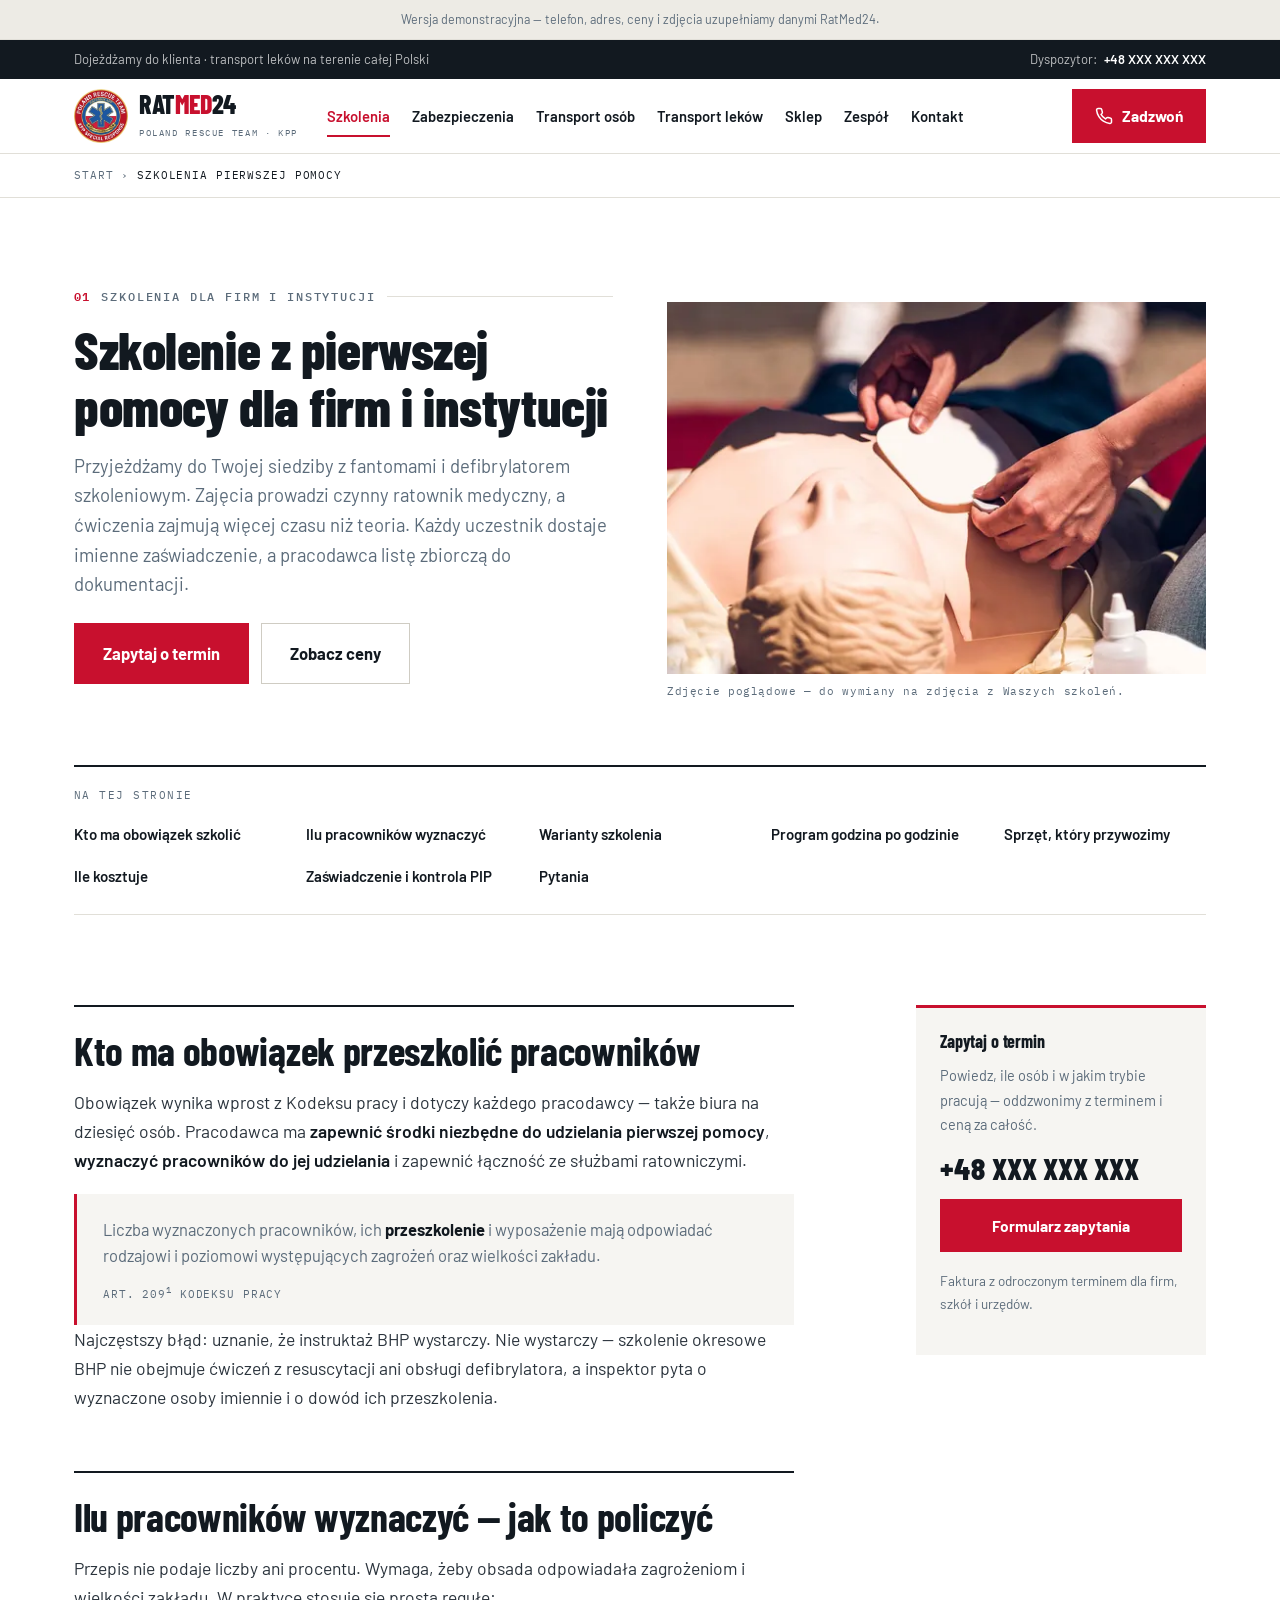
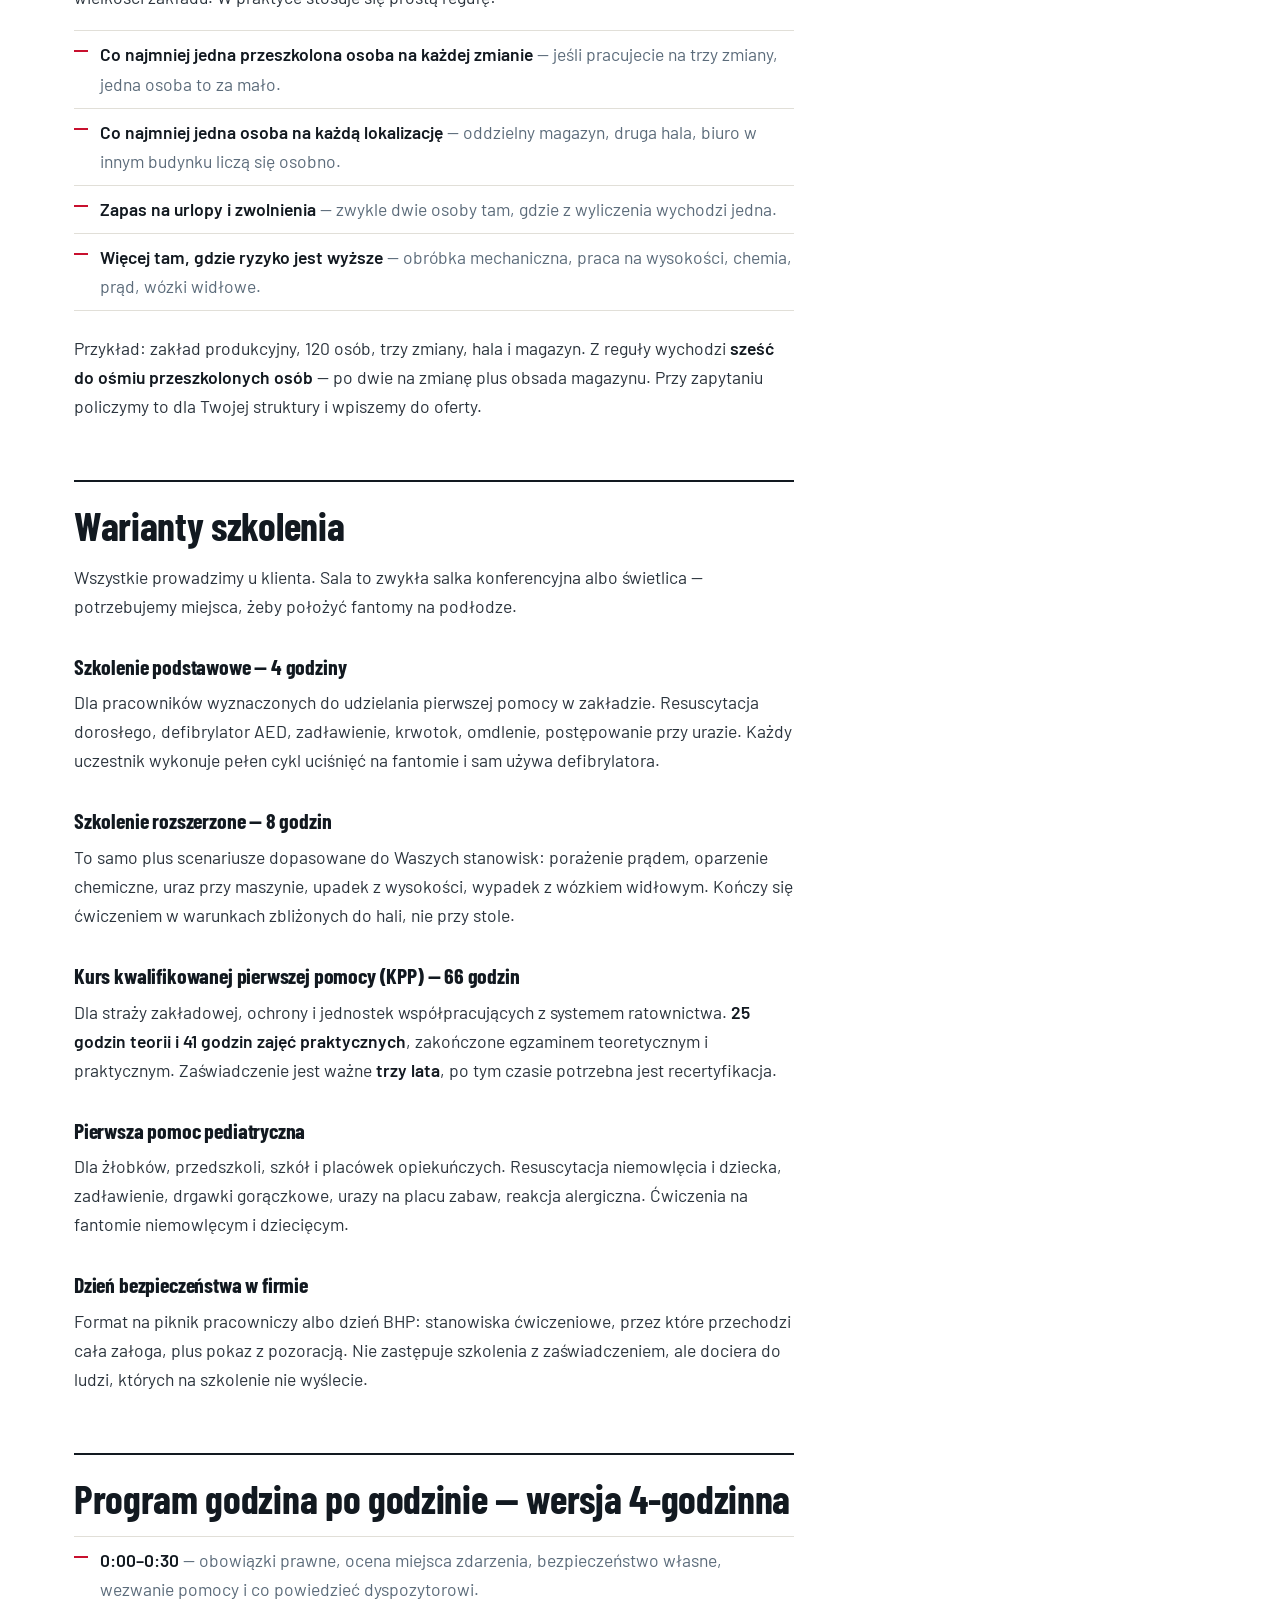
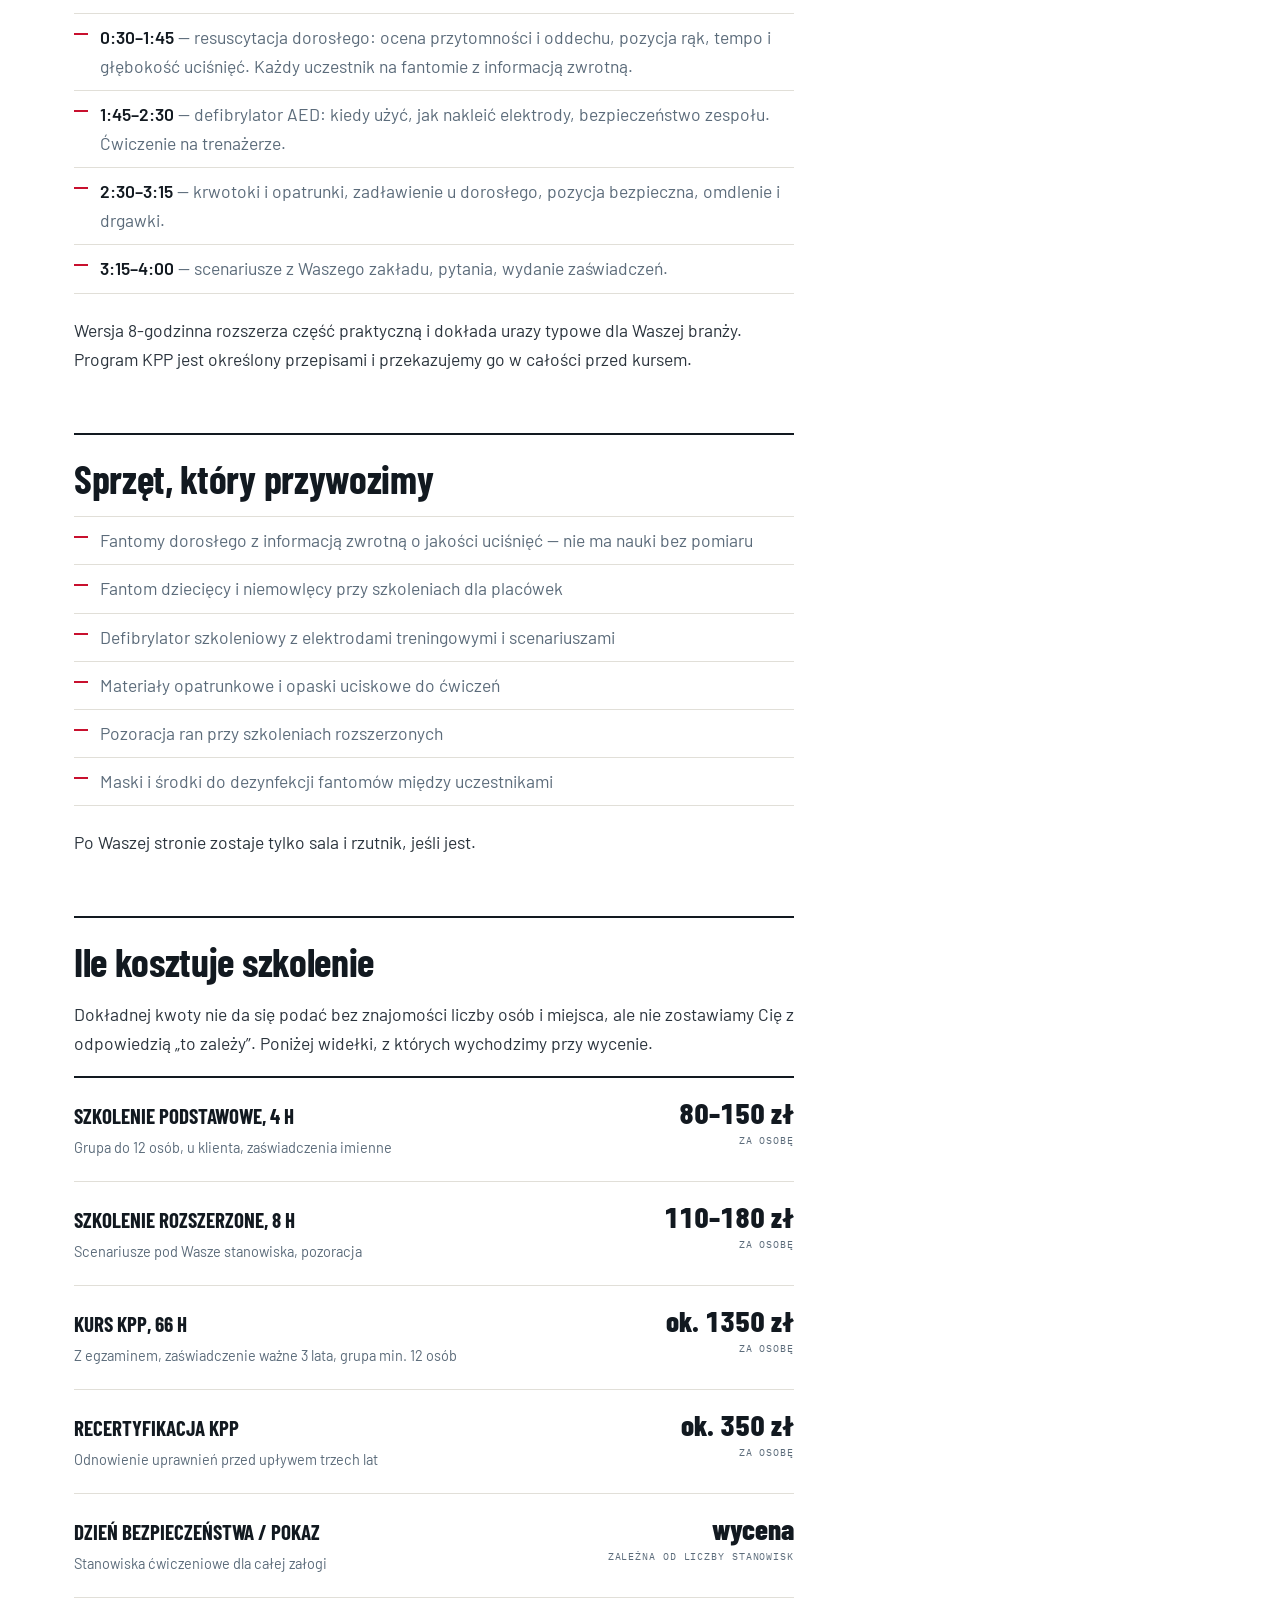
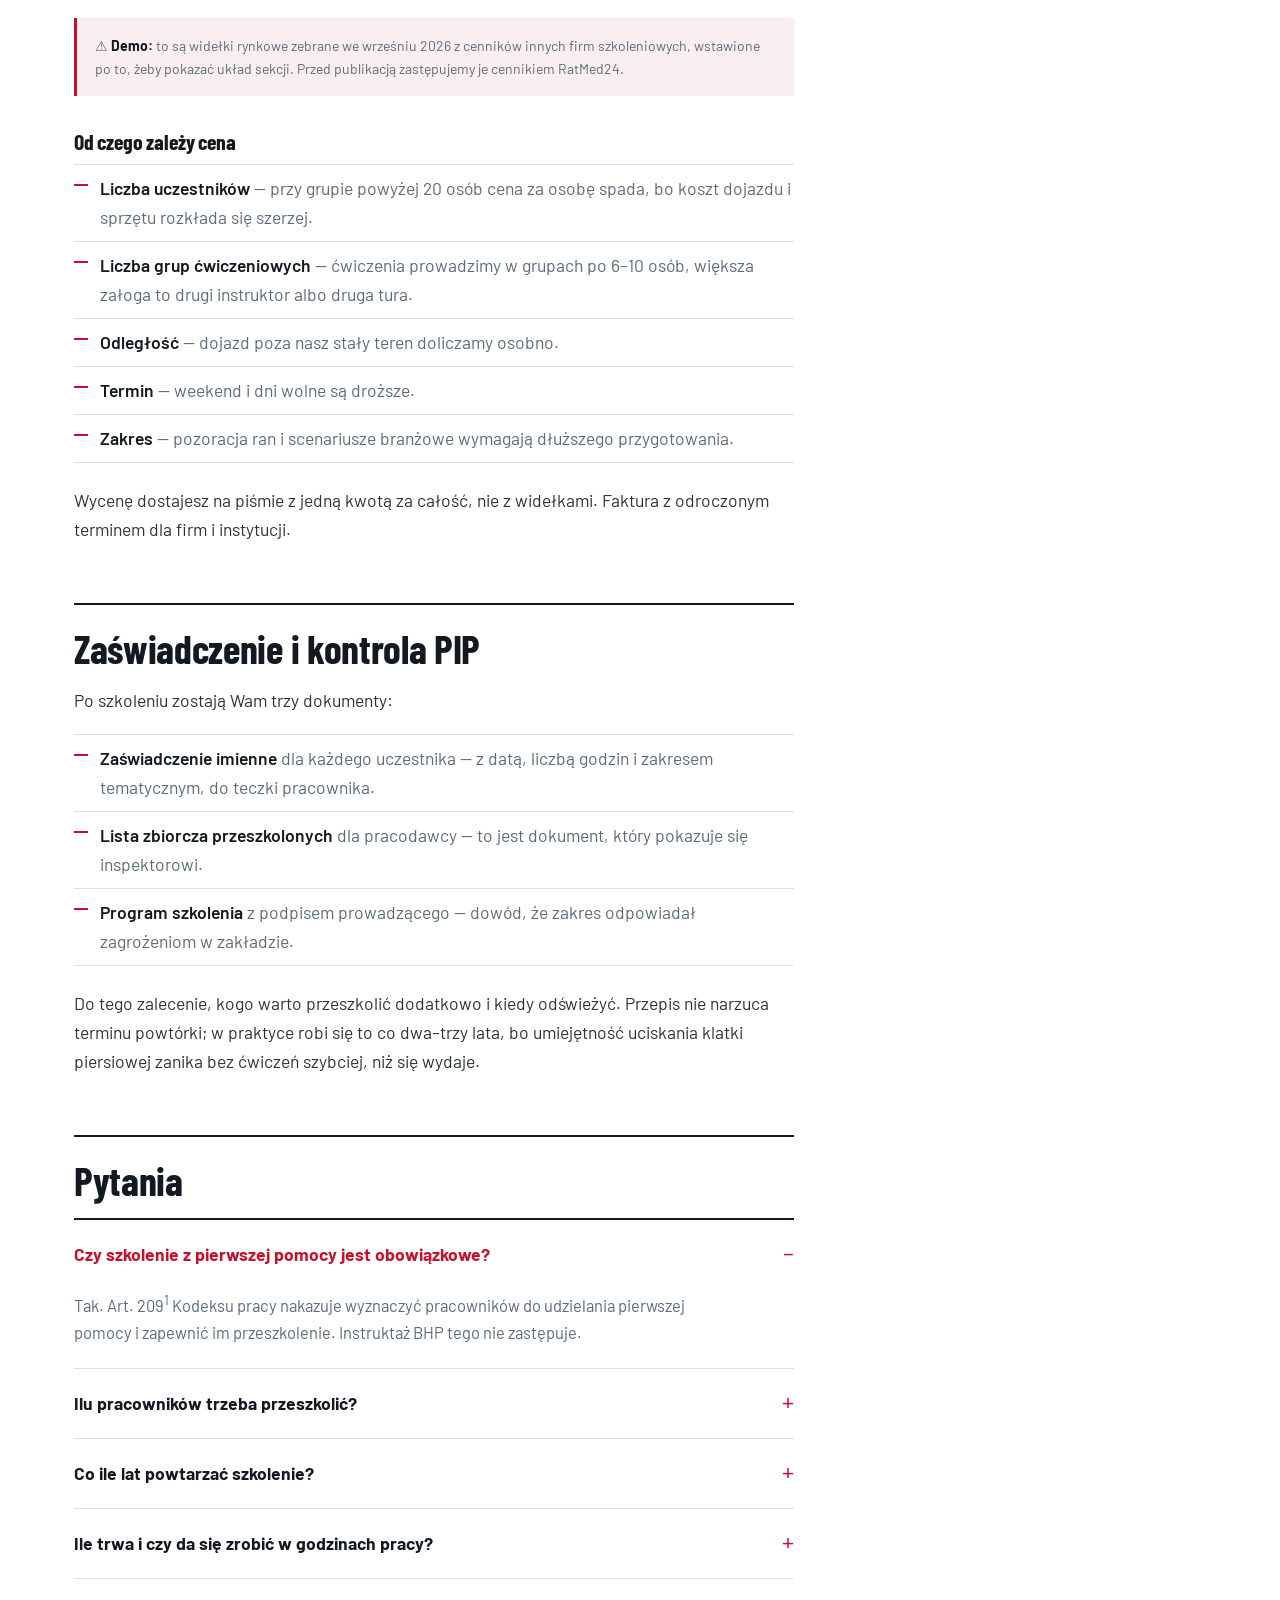
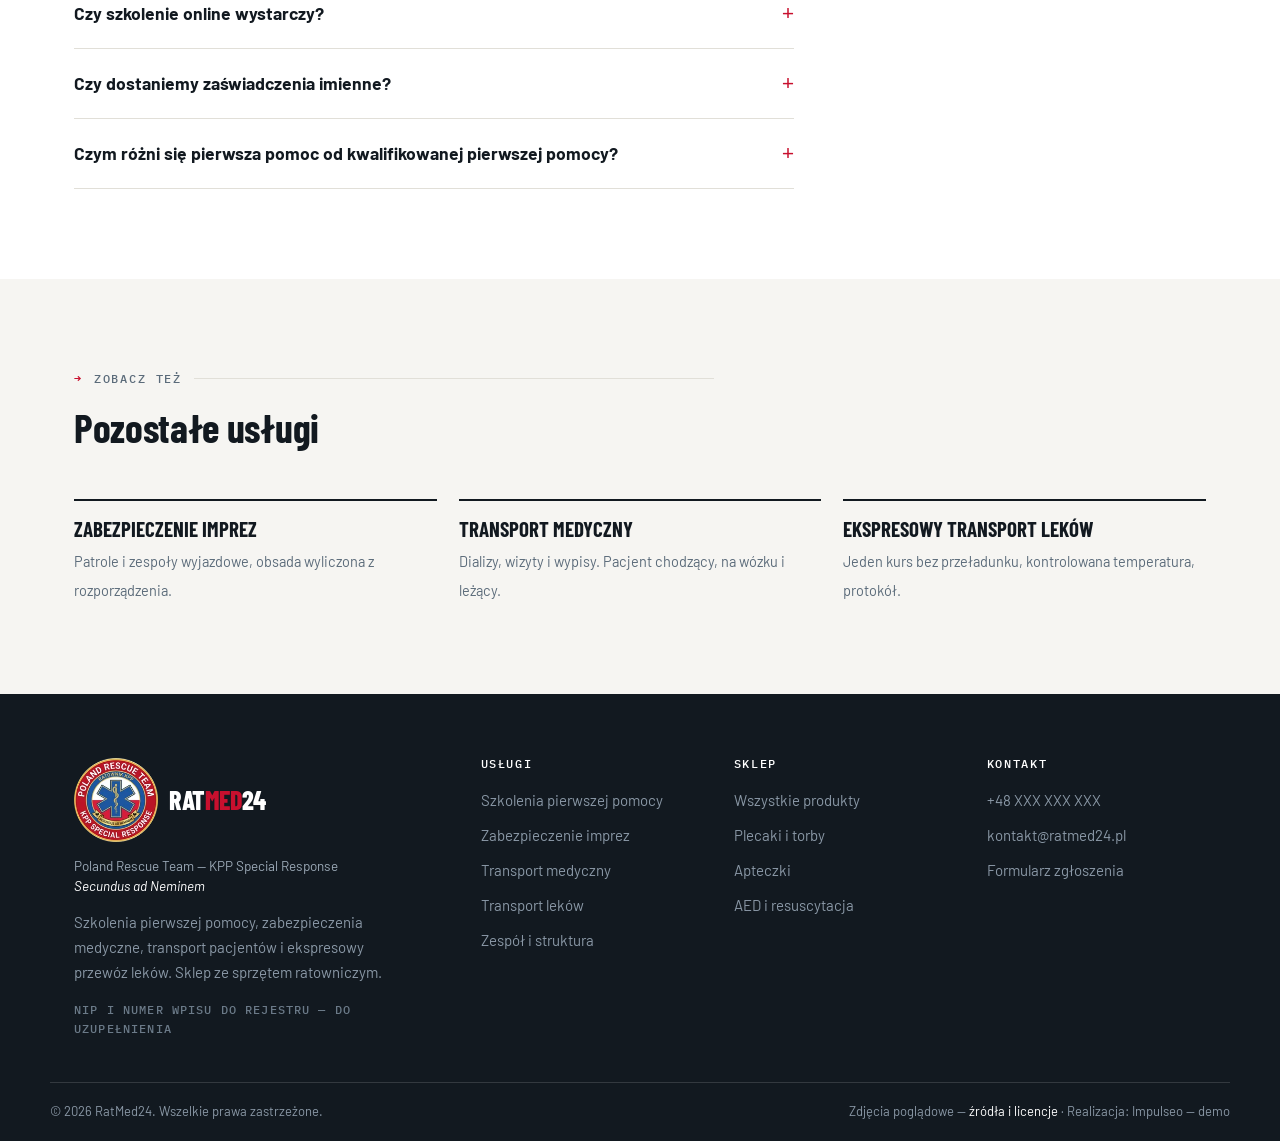
<file: szkolenia-pierwszej-pomocy.html>
<!DOCTYPE html>
<html lang="pl">
<head>
<meta charset="utf-8">
<meta name="viewport" content="width=device-width, initial-scale=1">
<title>Szkolenia pierwszej pomocy dla firm i instytucji — RatMed24</title>
<meta name="description" content="Szkolenie pierwszej pomocy w Twojej firmie: ćwiczenia na fantomach i AED, zaświadczenia imienne, program pod Wasze stanowiska. Widełki cenowe i terminy — zadzwoń.">
<meta name="theme-color" content="#121920">
<meta name="robots" content="index, follow, max-image-preview:large">
<link rel="canonical" href="https://impulseo-pl.github.io/ratmed24/szkolenia-pierwszej-pomocy.html">

<meta property="og:type" content="website">
<meta property="og:site_name" content="RatMed24">
<meta property="og:title" content="Szkolenia pierwszej pomocy dla firm i instytucji — RatMed24">
<meta property="og:description" content="Szkolenie pierwszej pomocy w Twojej firmie: ćwiczenia na fantomach i AED, zaświadczenia imienne, program pod Wasze stanowiska. Widełki cenowe i terminy — zadzwoń.">
<meta property="og:image" content="https://impulseo-pl.github.io/ratmed24/img/szkolenie-aed.webp">
<meta property="og:url" content="https://impulseo-pl.github.io/ratmed24/szkolenia-pierwszej-pomocy.html">
<meta property="og:locale" content="pl_PL">
<meta name="twitter:card" content="summary_large_image">

<link rel="icon" type="image/webp" href="img/logo-prt-sm.webp">
<link rel="apple-touch-icon" href="img/logo-prt-180.png">

<link rel="preconnect" href="https://fonts.googleapis.com">
<link rel="preconnect" href="https://fonts.gstatic.com" crossorigin>
<link href="https://fonts.googleapis.com/css2?family=Barlow:wght@400;500;600;700&family=Barlow+Condensed:wght@700;800&family=IBM+Plex+Mono:wght@400;500&display=swap" rel="stylesheet">
<link rel="stylesheet" href="assets/styles.css?v=5">
<link rel="preload" as="image" href="img/szkolenie-aed.webp" fetchpriority="high">
<script type="application/ld+json">
{
  "@context":"https://schema.org",
  "@graph":[
    {"@type":"Service","serviceType":"Szkolenia pierwszej pomocy dla firm i instytucji",
     "provider":{"@id":"https://impulseo-pl.github.io/ratmed24/#firma"},
     "areaServed":{"@type":"Country","name":"Polska"},
     "description":"Szkolenia z pierwszej pomocy prowadzone przez czynnych ratownikow medycznych, z dojazdem do siedziby klienta, na fantomach i defibrylatorze szkoleniowym."},
    {"@type":"Course","name":"Szkolenie z pierwszej pomocy dla pracownikow",
     "description":"Szkolenie dla pracownikow wyznaczonych do udzielania pierwszej pomocy w zakladzie pracy. Resuscytacja doroslego, obsluga AED, krwotoki, zadlawienie, stany nagle.",
     "provider":{"@id":"https://impulseo-pl.github.io/ratmed24/#firma"},
     "inLanguage":"pl",
     "hasCourseInstance":{"@type":"CourseInstance","courseMode":"onsite","courseWorkload":"PT8H",
       "location":{"@type":"Place","name":"Siedziba klienta"}}},
    {"@type":"Course","name":"Kurs kwalifikowanej pierwszej pomocy (KPP)",
     "description":"Kurs KPP w wymiarze 66 godzin: 25 godzin teorii i 41 godzin zajec praktycznych, zakonczony egzaminem. Zaswiadczenie wazne 3 lata.",
     "provider":{"@id":"https://impulseo-pl.github.io/ratmed24/#firma"},
     "inLanguage":"pl",
     "hasCourseInstance":{"@type":"CourseInstance","courseMode":"onsite","courseWorkload":"PT66H",
       "location":{"@type":"Place","name":"Siedziba klienta lub sala szkoleniowa"}}},
    {"@type":"FAQPage","mainEntity":[
      {"@type":"Question","name":"Czy szkolenie z pierwszej pomocy jest obowiazkowe?",
       "acceptedAnswer":{"@type":"Answer","text":"Tak. Art. 209(1) Kodeksu pracy nakazuje pracodawcy wyznaczyc pracownikow do udzielania pierwszej pomocy i zapewnic im przeszkolenie. Instruktaz BHP tego nie zastepuje."}},
      {"@type":"Question","name":"Ilu pracownikow trzeba przeszkolic?",
       "acceptedAnswer":{"@type":"Answer","text":"Przepis nie podaje liczby. Wymaga, by liczba wyznaczonych osob odpowiadala rodzajowi zagrozen i wielkosci zakladu. Regula robocza: co najmniej jedna przeszkolona osoba na kazdej zmianie i w kazdej lokalizacji, plus zapas na urlopy i choroby."}},
      {"@type":"Question","name":"Co ile lat powtarzac szkolenie z pierwszej pomocy?",
       "acceptedAnswer":{"@type":"Answer","text":"Przepis nie narzuca terminu. Praktyka rynkowa to odswiezenie co 2-3 lata, bo umiejetnosc uciskania klatki piersiowej zanika bez cwiczen. Zaswiadczenie KPP jest wazne 3 lata i to jest termin sztywny."}},
      {"@type":"Question","name":"Czy szkolenie online wystarczy?",
       "acceptedAnswer":{"@type":"Answer","text":"Nie dla czesci praktycznej. Uciskanie klatki piersiowej i obsluge defibrylatora trzeba wykonac samodzielnie na fantomie. Materialy online moga byc wstepem do teorii, ale nie zastepuja cwiczen."}},
      {"@type":"Question","name":"Czy dostaniemy zaswiadczenia imienne dla pracownikow?",
       "acceptedAnswer":{"@type":"Answer","text":"Tak. Kazdy uczestnik dostaje zaswiadczenie imienne z data i zakresem szkolenia, a pracodawca liste zbiorcza przeszkolonych osob do dokumentacji."}},
      {"@type":"Question","name":"Ile trwa szkolenie i czy mozna je zrobic w godzinach pracy?",
       "acceptedAnswer":{"@type":"Answer","text":"Wersja podstawowa 4 godziny, rozszerzona 8 godzin. Przy pracy zmianowej dzielimy zaloge na dwie tury tego samego dnia, zeby nie zatrzymywac zakladu."}},
      {"@type":"Question","name":"Czym rozni sie pierwsza pomoc od kwalifikowanej pierwszej pomocy?",
       "acceptedAnswer":{"@type":"Answer","text":"Pierwsza pomoc to czynnosci wykonywane przez kazdego swiadka zdarzenia. Kwalifikowana pierwsza pomoc to 66-godzinny kurs zakonczony egzaminem panstwowym, dla osob z jednostek wspolpracujacych z systemem ratownictwa: strazy, ochrony, sluzb zakladowych."}}
    ]}
  ]
}
</script>
</head>
<body>

<a class="przeskocz" href="#tresc">Przejdź do treści</a>

<div class="demo-pas">
  <div class="wrap">Wersja demonstracyjna — telefon, adres, ceny i zdjęcia uzupełniamy danymi RatMed24.</div>
</div>

<div class="gorny">
  <div class="wrap gorny__rzad">
    <span class="gorny__poz">Dojeżdżamy do klienta · transport leków na terenie całej Polski</span>
    <span class="gorny__poz">Dyspozytor: <a href="tel:+48000000000">+48 XXX XXX XXX</a></span>
  </div>
</div>

<header class="nawigacja">
  <div class="wrap nawigacja__rzad">
    <a href="index.html" class="logo" aria-label="RatMed24 — strona główna">
      <img class="logo__znak" src="img/logo-prt-sm.webp" width="160" height="160" alt="" decoding="async">
      <span>
        <span class="logo__nazwa">Rat<span>Med</span>24</span>
        <span class="logo__pod">Poland Rescue Team · KPP</span>
      </span>
    </a>

    <nav aria-label="Menu główne">
      <ul class="menu" id="menu">
        <li><a href="szkolenia-pierwszej-pomocy.html" aria-current="page">Szkolenia</a></li>
        <li><a href="zabezpieczenie-medyczne-imprez.html">Zabezpieczenia</a></li>
        <li><a href="transport-medyczny.html">Transport osób</a></li>
        <li><a href="transport-lekow.html">Transport leków</a></li>
        <li><a href="sklep.html">Sklep</a></li>
        <li><a href="zespol.html">Zespół</a></li>
        <li><a href="index.html#kontakt">Kontakt</a></li>
      </ul>
    </nav>

    <div class="nawigacja__akcja">
      <a class="guzik guzik--czerwony" href="tel:+48000000000"><svg viewBox="0 0 24 24" fill="none" stroke="currentColor" stroke-width="2" stroke-linecap="round" stroke-linejoin="round"><path d="M22 16.9v3a2 2 0 0 1-2.2 2 19.8 19.8 0 0 1-8.6-3.1 19.5 19.5 0 0 1-6-6A19.8 19.8 0 0 1 2.1 4.2 2 2 0 0 1 4.1 2h3a2 2 0 0 1 2 1.7c.1 1 .3 1.9.6 2.8a2 2 0 0 1-.4 2.1L8 9.9a16 16 0 0 0 6 6l1.3-1.3a2 2 0 0 1 2.1-.5c.9.3 1.8.5 2.8.6a2 2 0 0 1 1.8 2.1z"/></svg>Zadzwoń</a>
      <button class="hamburger" id="hamburger" aria-label="Menu" aria-expanded="false">
        <svg viewBox="0 0 24 24" fill="none" stroke="currentColor" stroke-width="2" stroke-linecap="round"><path d="M3 6h18M3 12h18M3 18h18"/></svg>
      </button>
    </div>
  </div>
</header>

<nav class="okruchy" aria-label="Okruszki"><div class="wrap"><a href="index.html">Start</a> › <span aria-current="page">Szkolenia pierwszej pomocy</span></div></nav>
<script type="application/ld+json">{"@context":"https://schema.org","@type":"BreadcrumbList","itemListElement":[{"@type":"ListItem","position":1,"name":"Start","item":"https://impulseo-pl.github.io/ratmed24/index.html"},{"@type":"ListItem","position":2,"name":"Szkolenia pierwszej pomocy"}]}</script>

<main id="tresc">

<section class="sekcja" style="border-top:none; padding-bottom:0">
  <div class="wrap">
    <div class="dwie">
      <div>
        <span class="nad" data-nr="01">Szkolenia dla firm i instytucji</span>
        <h1>Szkolenie z pierwszej pomocy dla firm i instytucji</h1>
        <p class="olowek">
          Przyjeżdżamy do Twojej siedziby z fantomami i defibrylatorem szkoleniowym. Zajęcia
          prowadzi czynny ratownik medyczny, a ćwiczenia zajmują więcej czasu niż teoria.
          Każdy uczestnik dostaje imienne zaświadczenie, a pracodawca listę zbiorczą do dokumentacji.
        </p>
        <div class="hero3__akcje" style="margin-top:24px">
          <a class="guzik guzik--czerwony guzik--duzy" href="tel:+48000000000">Zapytaj o termin</a>
          <a class="guzik guzik--obrys guzik--duzy" href="#cennik">Zobacz ceny</a>
        </div>
      </div>
      <figure class="foto">
        <picture>
          <source media="(max-width:700px)" srcset="img/szkolenie-aed-sm.webp">
          <img src="img/szkolenie-aed.webp" alt="Szkolenie z pierwszej pomocy — naklejanie elektrod defibrylatora AED na fantomie" width="1100" height="760">
        </picture>
        <figcaption>Zdjęcie poglądowe — do wymiany na zdjęcia z Waszych szkoleń.</figcaption>
      </figure>
    </div>
  </div>
</section>

<section class="sekcja" style="border-top:none; padding-top:clamp(36px,4vw,54px)">
  <div class="wrap">
    <nav class="spis" aria-label="Spis treści">
      <span class="spis__tytul">Na tej stronie</span>
      <a href="#obowiazek">Kto ma obowiązek szkolić</a>
      <a href="#ilu">Ilu pracowników wyznaczyć</a>
      <a href="#warianty">Warianty szkolenia</a>
      <a href="#program">Program godzina po godzinie</a>
      <a href="#sprzet">Sprzęt, który przywozimy</a>
      <a href="#cennik">Ile kosztuje</a>
      <a href="#zaswiadczenie">Zaświadczenie i kontrola PIP</a>
      <a href="#faq">Pytania</a>
    </nav>
  </div>
</section>

<section class="sekcja" style="border-top:none; padding-top:0">
  <div class="wrap podklad">
    <div class="tresc">

      <h2 id="obowiazek">Kto ma obowiązek przeszkolić pracowników</h2>
      <p>
        Obowiązek wynika wprost z Kodeksu pracy i dotyczy każdego pracodawcy — także biura
        na dziesięć osób. Pracodawca ma <strong>zapewnić środki niezbędne do udzielania pierwszej
        pomocy</strong>, <strong>wyznaczyć pracowników do jej udzielania</strong> i zapewnić
        łączność ze służbami ratowniczymi.
      </p>
      <div class="przepis">
        Liczba wyznaczonych pracowników, ich <b>przeszkolenie</b> i wyposażenie mają odpowiadać
        rodzajowi i poziomowi występujących zagrożeń oraz wielkości zakładu.
        <span class="przepis__zrodlo">Art. 209<sup>1</sup> Kodeksu pracy</span>
      </div>
      <p>
        Najczęstszy błąd: uznanie, że instruktaż BHP wystarczy. Nie wystarczy — szkolenie okresowe
        BHP nie obejmuje ćwiczeń z resuscytacji ani obsługi defibrylatora, a inspektor pyta
        o wyznaczone osoby imiennie i o dowód ich przeszkolenia.
      </p>

      <h2 id="ilu">Ilu pracowników wyznaczyć — jak to policzyć</h2>
      <p>
        Przepis nie podaje liczby ani procentu. Wymaga, żeby obsada odpowiadała zagrożeniom
        i wielkości zakładu. W praktyce stosuje się prostą regułę:
      </p>
      <ul>
        <li><strong>Co najmniej jedna przeszkolona osoba na każdej zmianie</strong> — jeśli pracujecie na trzy zmiany, jedna osoba to za mało.</li>
        <li><strong>Co najmniej jedna osoba na każdą lokalizację</strong> — oddzielny magazyn, druga hala, biuro w innym budynku liczą się osobno.</li>
        <li><strong>Zapas na urlopy i zwolnienia</strong> — zwykle dwie osoby tam, gdzie z wyliczenia wychodzi jedna.</li>
        <li><strong>Więcej tam, gdzie ryzyko jest wyższe</strong> — obróbka mechaniczna, praca na wysokości, chemia, prąd, wózki widłowe.</li>
      </ul>
      <p>
        Przykład: zakład produkcyjny, 120 osób, trzy zmiany, hala i magazyn. Z reguły wychodzi
        <strong>sześć do ośmiu przeszkolonych osób</strong> — po dwie na zmianę plus obsada magazynu.
        Przy zapytaniu policzymy to dla Twojej struktury i wpiszemy do oferty.
      </p>

      <h2 id="warianty">Warianty szkolenia</h2>
      <p>
        Wszystkie prowadzimy u klienta. Sala to zwykła salka konferencyjna albo świetlica —
        potrzebujemy miejsca, żeby położyć fantomy na podłodze.
      </p>

      <h3>Szkolenie podstawowe — 4 godziny</h3>
      <p>
        Dla pracowników wyznaczonych do udzielania pierwszej pomocy w zakładzie. Resuscytacja
        dorosłego, defibrylator AED, zadławienie, krwotok, omdlenie, postępowanie przy urazie.
        Każdy uczestnik wykonuje pełen cykl uciśnięć na fantomie i sam używa defibrylatora.
      </p>

      <h3>Szkolenie rozszerzone — 8 godzin</h3>
      <p>
        To samo plus scenariusze dopasowane do Waszych stanowisk: porażenie prądem, oparzenie
        chemiczne, uraz przy maszynie, upadek z wysokości, wypadek z wózkiem widłowym.
        Kończy się ćwiczeniem w warunkach zbliżonych do hali, nie przy stole.
      </p>

      <h3>Kurs kwalifikowanej pierwszej pomocy (KPP) — 66 godzin</h3>
      <p>
        Dla straży zakładowej, ochrony i jednostek współpracujących z systemem ratownictwa.
        <strong>25 godzin teorii i 41 godzin zajęć praktycznych</strong>, zakończone egzaminem
        teoretycznym i praktycznym. Zaświadczenie jest ważne <strong>trzy lata</strong>,
        po tym czasie potrzebna jest recertyfikacja.
      </p>

      <h3>Pierwsza pomoc pediatryczna</h3>
      <p>
        Dla żłobków, przedszkoli, szkół i placówek opiekuńczych. Resuscytacja niemowlęcia
        i dziecka, zadławienie, drgawki gorączkowe, urazy na placu zabaw, reakcja alergiczna.
        Ćwiczenia na fantomie niemowlęcym i dziecięcym.
      </p>

      <h3>Dzień bezpieczeństwa w firmie</h3>
      <p>
        Format na piknik pracowniczy albo dzień BHP: stanowiska ćwiczeniowe, przez które przechodzi
        cała załoga, plus pokaz z pozoracją. Nie zastępuje szkolenia z zaświadczeniem, ale dociera
        do ludzi, których na szkolenie nie wyślecie.
      </p>

      <h2 id="program">Program godzina po godzinie — wersja 4-godzinna</h2>
      <ul>
        <li><strong>0:00–0:30</strong> — obowiązki prawne, ocena miejsca zdarzenia, bezpieczeństwo własne, wezwanie pomocy i co powiedzieć dyspozytorowi.</li>
        <li><strong>0:30–1:45</strong> — resuscytacja dorosłego: ocena przytomności i oddechu, pozycja rąk, tempo i głębokość uciśnięć. Każdy uczestnik na fantomie z informacją zwrotną.</li>
        <li><strong>1:45–2:30</strong> — defibrylator AED: kiedy użyć, jak nakleić elektrody, bezpieczeństwo zespołu. Ćwiczenie na trenażerze.</li>
        <li><strong>2:30–3:15</strong> — krwotoki i opatrunki, zadławienie u dorosłego, pozycja bezpieczna, omdlenie i drgawki.</li>
        <li><strong>3:15–4:00</strong> — scenariusze z Waszego zakładu, pytania, wydanie zaświadczeń.</li>
      </ul>
      <p>
        Wersja 8-godzinna rozszerza część praktyczną i dokłada urazy typowe dla Waszej branży.
        Program KPP jest określony przepisami i przekazujemy go w całości przed kursem.
      </p>

      <h2 id="sprzet">Sprzęt, który przywozimy</h2>
      <ul>
        <li>Fantomy dorosłego z informacją zwrotną o jakości uciśnięć — nie ma nauki bez pomiaru</li>
        <li>Fantom dziecięcy i niemowlęcy przy szkoleniach dla placówek</li>
        <li>Defibrylator szkoleniowy z elektrodami treningowymi i scenariuszami</li>
        <li>Materiały opatrunkowe i opaski uciskowe do ćwiczeń</li>
        <li>Pozoracja ran przy szkoleniach rozszerzonych</li>
        <li>Maski i środki do dezynfekcji fantomów między uczestnikami</li>
      </ul>
      <p>Po Waszej stronie zostaje tylko sala i rzutnik, jeśli jest.</p>

      <h2 id="cennik">Ile kosztuje szkolenie</h2>
      <p>
        Dokładnej kwoty nie da się podać bez znajomości liczby osób i miejsca, ale nie zostawiamy
        Cię z odpowiedzią „to zależy”. Poniżej widełki, z których wychodzimy przy wycenie.
      </p>

      <div class="cennik">
        <div class="cennik__wiersz">
          <div class="cennik__nazwa">
            <b>Szkolenie podstawowe, 4 h</b>
            <span>Grupa do 12 osób, u klienta, zaświadczenia imienne</span>
          </div>
          <div class="cennik__cena"><b>80–150 zł</b><small>za osobę</small></div>
        </div>
        <div class="cennik__wiersz">
          <div class="cennik__nazwa">
            <b>Szkolenie rozszerzone, 8 h</b>
            <span>Scenariusze pod Wasze stanowiska, pozoracja</span>
          </div>
          <div class="cennik__cena"><b>110–180 zł</b><small>za osobę</small></div>
        </div>
        <div class="cennik__wiersz">
          <div class="cennik__nazwa">
            <b>Kurs KPP, 66 h</b>
            <span>Z egzaminem, zaświadczenie ważne 3 lata, grupa min. 12 osób</span>
          </div>
          <div class="cennik__cena"><b>ok. 1350 zł</b><small>za osobę</small></div>
        </div>
        <div class="cennik__wiersz">
          <div class="cennik__nazwa">
            <b>Recertyfikacja KPP</b>
            <span>Odnowienie uprawnień przed upływem trzech lat</span>
          </div>
          <div class="cennik__cena"><b>ok. 350 zł</b><small>za osobę</small></div>
        </div>
        <div class="cennik__wiersz">
          <div class="cennik__nazwa">
            <b>Dzień bezpieczeństwa / pokaz</b>
            <span>Stanowiska ćwiczeniowe dla całej załogi</span>
          </div>
          <div class="cennik__cena"><b>wycena</b><small>zależna od liczby stanowisk</small></div>
        </div>
        <div class="cennik__nota">
          ⚠️ <b>Demo:</b> to są widełki rynkowe zebrane we wrześniu 2026 z cenników innych firm
          szkoleniowych, wstawione po to, żeby pokazać układ sekcji. Przed publikacją zastępujemy
          je cennikiem RatMed24.
        </div>
      </div>

      <h3>Od czego zależy cena</h3>
      <ul>
        <li><strong>Liczba uczestników</strong> — przy grupie powyżej 20 osób cena za osobę spada, bo koszt dojazdu i sprzętu rozkłada się szerzej.</li>
        <li><strong>Liczba grup ćwiczeniowych</strong> — ćwiczenia prowadzimy w grupach po 6–10 osób, większa załoga to drugi instruktor albo druga tura.</li>
        <li><strong>Odległość</strong> — dojazd poza nasz stały teren doliczamy osobno.</li>
        <li><strong>Termin</strong> — weekend i dni wolne są droższe.</li>
        <li><strong>Zakres</strong> — pozoracja ran i scenariusze branżowe wymagają dłuższego przygotowania.</li>
      </ul>
      <p>
        Wycenę dostajesz na piśmie z jedną kwotą za całość, nie z widełkami. Faktura z odroczonym
        terminem dla firm i instytucji.
      </p>

      <h2 id="zaswiadczenie">Zaświadczenie i kontrola PIP</h2>
      <p>Po szkoleniu zostają Wam trzy dokumenty:</p>
      <ul>
        <li><strong>Zaświadczenie imienne</strong> dla każdego uczestnika — z datą, liczbą godzin i zakresem tematycznym, do teczki pracownika.</li>
        <li><strong>Lista zbiorcza przeszkolonych</strong> dla pracodawcy — to jest dokument, który pokazuje się inspektorowi.</li>
        <li><strong>Program szkolenia</strong> z podpisem prowadzącego — dowód, że zakres odpowiadał zagrożeniom w zakładzie.</li>
      </ul>
      <p>
        Do tego zalecenie, kogo warto przeszkolić dodatkowo i kiedy odświeżyć. Przepis nie narzuca
        terminu powtórki; w praktyce robi się to co dwa–trzy lata, bo umiejętność uciskania klatki
        piersiowej zanika bez ćwiczeń szybciej, niż się wydaje.
      </p>

      <h2 id="faq">Pytania</h2>
      <div class="faq">
        <details open>
          <summary>Czy szkolenie z pierwszej pomocy jest obowiązkowe?</summary>
          <div class="faq__tresc">
            Tak. Art. 209<sup>1</sup> Kodeksu pracy nakazuje wyznaczyć pracowników do udzielania
            pierwszej pomocy i zapewnić im przeszkolenie. Instruktaż BHP tego nie zastępuje.
          </div>
        </details>
        <details>
          <summary>Ilu pracowników trzeba przeszkolić?</summary>
          <div class="faq__tresc">
            Przepis nie podaje liczby — ma odpowiadać zagrożeniom i wielkości zakładu. Reguła
            robocza: co najmniej jedna przeszkolona osoba na każdej zmianie i w każdej lokalizacji,
            plus zapas na urlopy. Policzymy to dla Waszej struktury przy wycenie.
          </div>
        </details>
        <details>
          <summary>Co ile lat powtarzać szkolenie?</summary>
          <div class="faq__tresc">
            Prawo nie narzuca terminu dla zwykłego szkolenia z pierwszej pomocy. Praktyka to
            odświeżenie co dwa–trzy lata. Zaświadczenie KPP jest ważne trzy lata i ten termin
            jest sztywny.
          </div>
        </details>
        <details>
          <summary>Ile trwa i czy da się zrobić w godzinach pracy?</summary>
          <div class="faq__tresc">
            Cztery albo osiem godzin. Przy pracy zmianowej dzielimy załogę na dwie tury tego samego
            dnia, żeby nie zatrzymywać zakładu. Przy większych firmach rozkładamy szkolenia
            na kilka terminów.
          </div>
        </details>
        <details>
          <summary>Czy szkolenie online wystarczy?</summary>
          <div class="faq__tresc">
            Nie dla części praktycznej. Uciśnięcia klatki piersiowej i obsługę defibrylatora trzeba
            wykonać samodzielnie, na fantomie, pod okiem instruktora. Materiały online mogą być
            wstępem do teorii, ale nie zastąpią ćwiczeń.
          </div>
        </details>
        <details>
          <summary>Czy dostaniemy zaświadczenia imienne?</summary>
          <div class="faq__tresc">
            Tak, imienne, z datą i zakresem szkolenia — plus listę zbiorczą dla pracodawcy
            do dokumentacji.
          </div>
        </details>
        <details>
          <summary>Czym różni się pierwsza pomoc od kwalifikowanej pierwszej pomocy?</summary>
          <div class="faq__tresc">
            Pierwsza pomoc to czynności, które wykonuje każdy świadek zdarzenia. Kwalifikowana
            pierwsza pomoc to 66-godzinny kurs zakończony egzaminem, przeznaczony dla osób
            z jednostek współpracujących z systemem ratownictwa — straży, ochrony, służb zakładowych.
          </div>
        </details>
      </div>
    </div>

    <aside class="bok">
      <h4>Zapytaj o termin</h4>
      <p>Powiedz, ile osób i w jakim trybie pracują — oddzwonimy z terminem i ceną za całość.</p>
      <a class="bok__tel" href="tel:+48000000000">+48 XXX XXX XXX</a>
      <a class="guzik guzik--czerwony guzik--pelny" href="index.html#kontakt">Formularz zapytania</a>
      <p style="margin-top:18px; font-size:13.5px">
        Faktura z odroczonym terminem dla firm, szkół i urzędów.
      </p>
    </aside>
  </div>
</section>

<section class="sekcja sekcja--tlo">
  <div class="wrap">
    <div class="naglowek">
      <span class="nad" data-nr="→">Zobacz też</span>
      <h2>Pozostałe usługi</h2>
    </div>
    <div class="dalej">
      <a href="zabezpieczenie-medyczne-imprez.html"><b>Zabezpieczenie imprez</b><span>Patrole i zespoły wyjazdowe, obsada wyliczona z rozporządzenia.</span></a>
      <a href="transport-medyczny.html"><b>Transport medyczny</b><span>Dializy, wizyty i wypisy. Pacjent chodzący, na wózku i leżący.</span></a>
      <a href="transport-lekow.html"><b>Ekspresowy transport leków</b><span>Jeden kurs bez przeładunku, kontrolowana temperatura, protokół.</span></a>
    </div>
  </div>
</section>

</main>

<footer class="stopka">
  <div class="wrap stopka__rzad">
    <div>
      <div class="stopka__logo">
        <img class="stopka__znak" src="img/logo-prt-sm.webp" width="160" height="160" alt="Emblemat Poland Rescue Team — KPP Special Response" loading="lazy" decoding="async">
        <span class="logo__nazwa">Rat<span>Med</span>24</span>
      </div>
      <p class="stopka__jednostka">Poland Rescue Team — KPP Special Response<br><i>Secundus ad Neminem</i></p>
      <p style="max-width:40ch">
        Szkolenia pierwszej pomocy, zabezpieczenia medyczne, transport pacjentów
        i ekspresowy przewóz leków. Sklep ze sprzętem ratowniczym.
      </p>
      <p class="mono" style="margin-top:14px; color:#6B7A88">NIP i numer wpisu do rejestru — do uzupełnienia</p>
    </div>
    <div>
      <h4>Usługi</h4>
      <ul>
        <li><a href="szkolenia-pierwszej-pomocy.html">Szkolenia pierwszej pomocy</a></li>
        <li><a href="zabezpieczenie-medyczne-imprez.html">Zabezpieczenie imprez</a></li>
        <li><a href="transport-medyczny.html">Transport medyczny</a></li>
        <li><a href="transport-lekow.html">Transport leków</a></li>
        <li><a href="zespol.html">Zespół i struktura</a></li>
      </ul>
    </div>
    <div>
      <h4>Sklep</h4>
      <ul>
        <li><a href="sklep.html">Wszystkie produkty</a></li>
        <li><a href="sklep.html#plecaki">Plecaki i torby</a></li>
        <li><a href="sklep.html#apteczki">Apteczki</a></li>
        <li><a href="sklep.html#aed">AED i resuscytacja</a></li>
      </ul>
    </div>
    <div>
      <h4>Kontakt</h4>
      <ul>
        <li><a href="tel:+48000000000">+48 XXX XXX XXX</a></li>
        <li><a href="mailto:kontakt@ratmed24.pl">kontakt@ratmed24.pl</a></li>
        <li><a href="index.html#kontakt">Formularz zgłoszenia</a></li>
      </ul>
    </div>
  </div>
  <div class="wrap stopka__dol">
    <span>© <span id="rok">2026</span> RatMed24. Wszelkie prawa zastrzeżone.</span>
    <span>Zdjęcia poglądowe — <a href="zrodla-zdjec.html">źródła i licencje</a> · Realizacja: Impulseo — demo</span>
  </div>
</footer>

<div class="pasek-tel">
  <a href="tel:+48000000000"><svg viewBox="0 0 24 24" fill="none" stroke="currentColor" stroke-width="2" stroke-linecap="round" stroke-linejoin="round"><path d="M22 16.9v3a2 2 0 0 1-2.2 2 19.8 19.8 0 0 1-8.6-3.1 19.5 19.5 0 0 1-6-6A19.8 19.8 0 0 1 2.1 4.2 2 2 0 0 1 4.1 2h3a2 2 0 0 1 2 1.7c.1 1 .3 1.9.6 2.8a2 2 0 0 1-.4 2.1L8 9.9a16 16 0 0 0 6 6l1.3-1.3a2 2 0 0 1 2.1-.5c.9.3 1.8.5 2.8.6a2 2 0 0 1 1.8 2.1z"/></svg>Zadzwoń</a>
  <a href="index.html#kontakt">Napisz</a>
</div>

<script src="assets/app.js?v=5" defer></script>
</body>
</html>
</file>
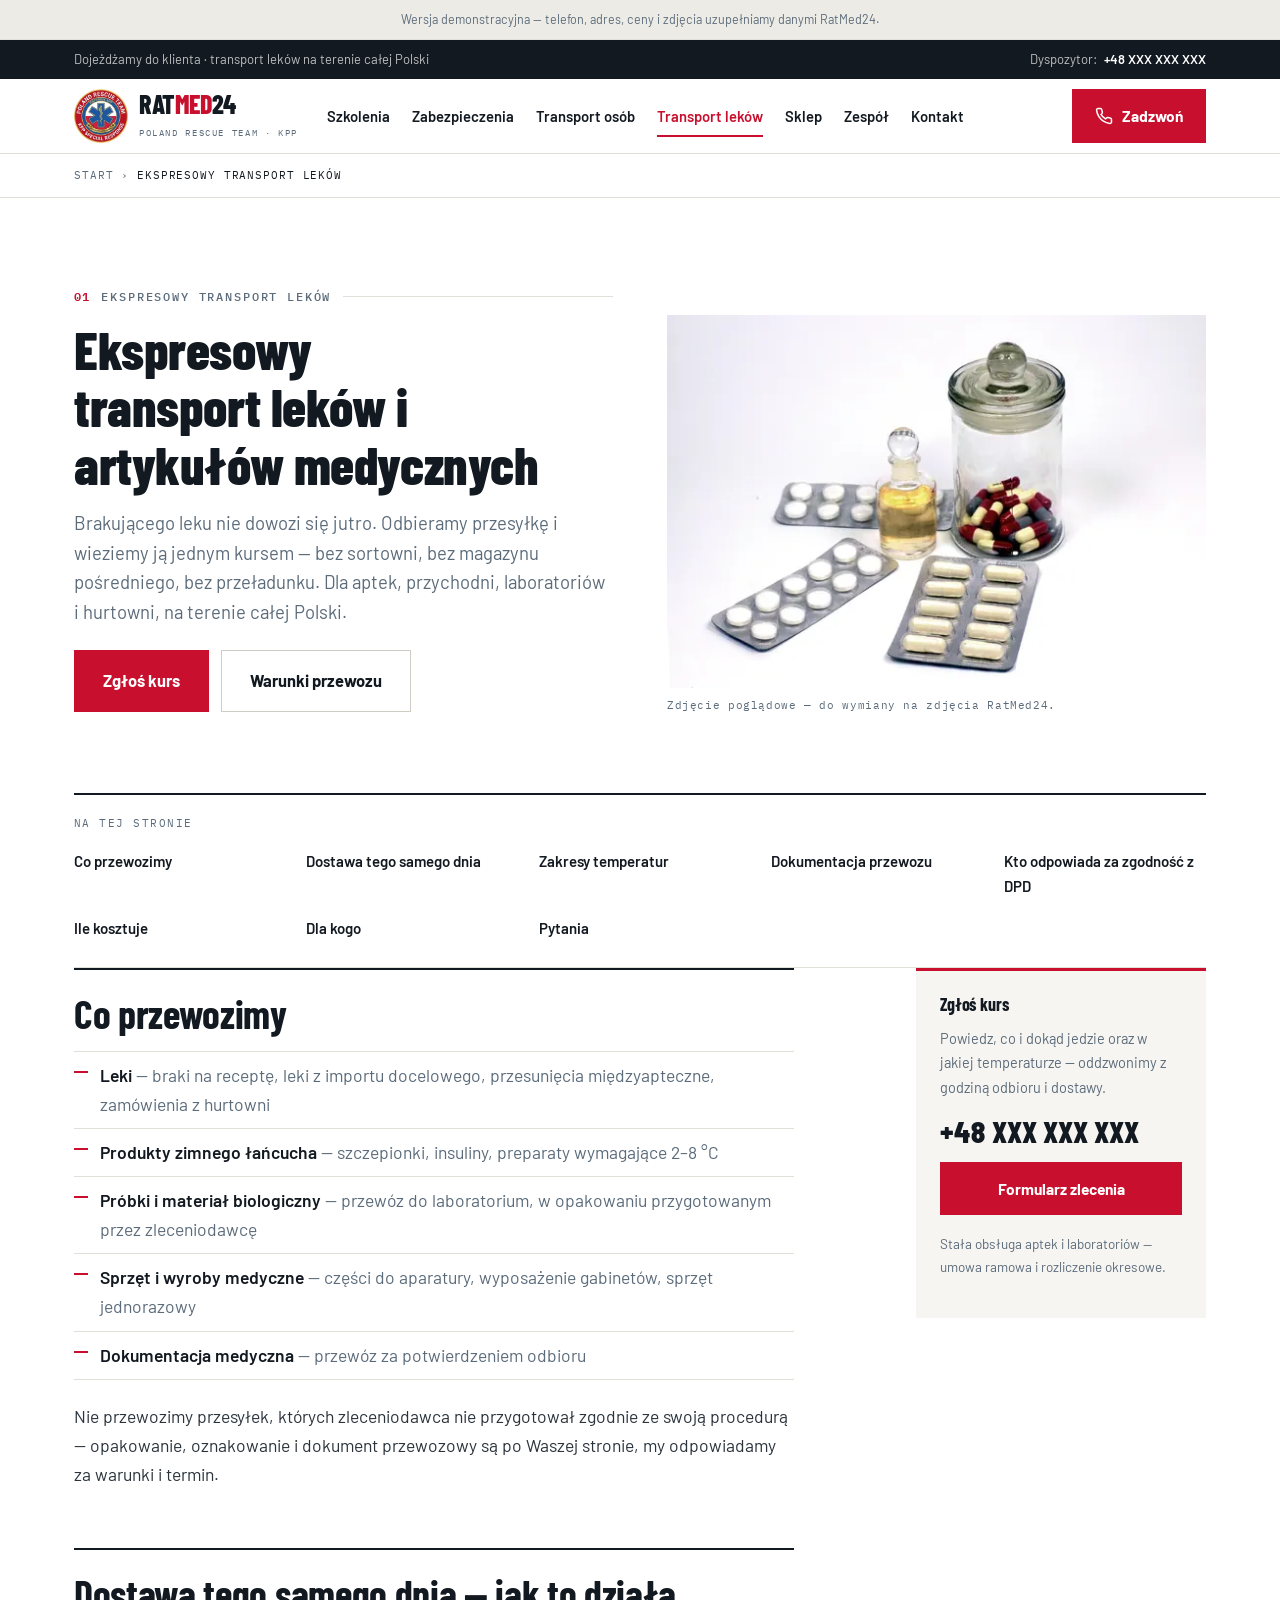
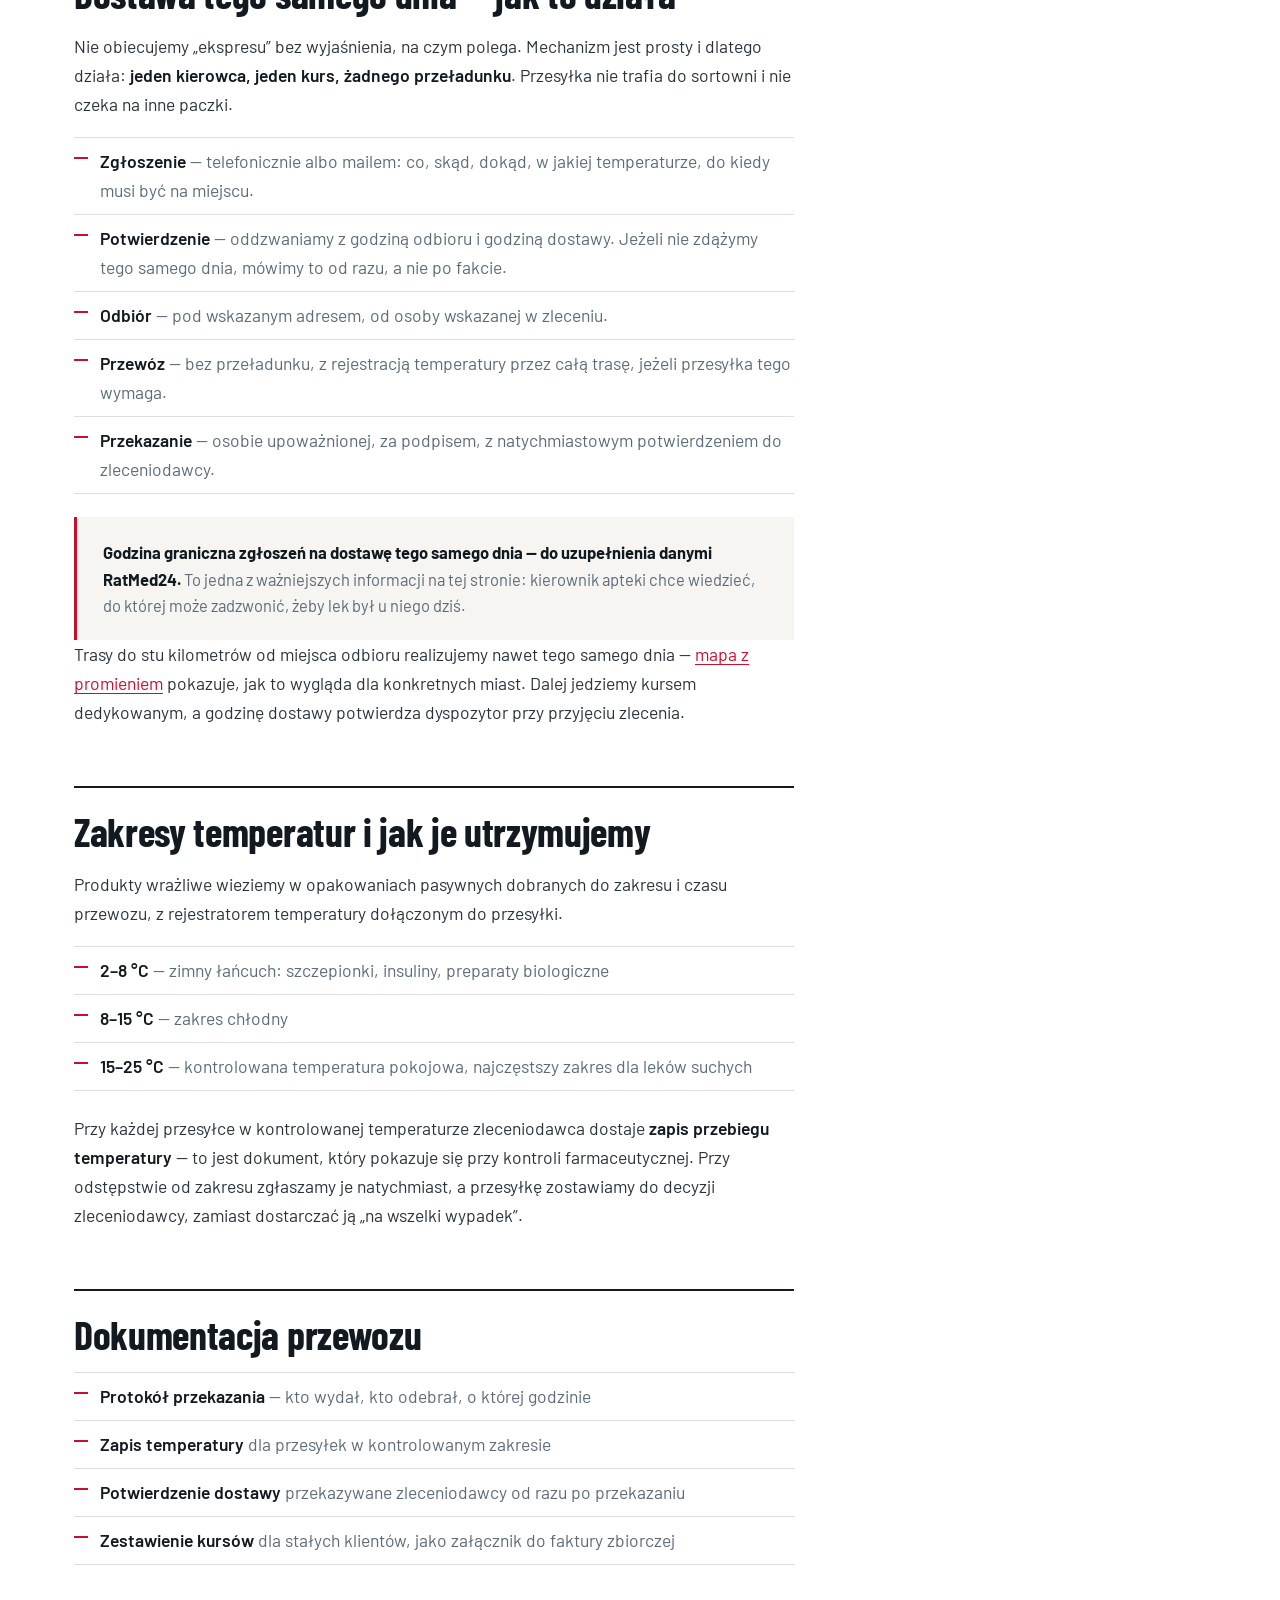
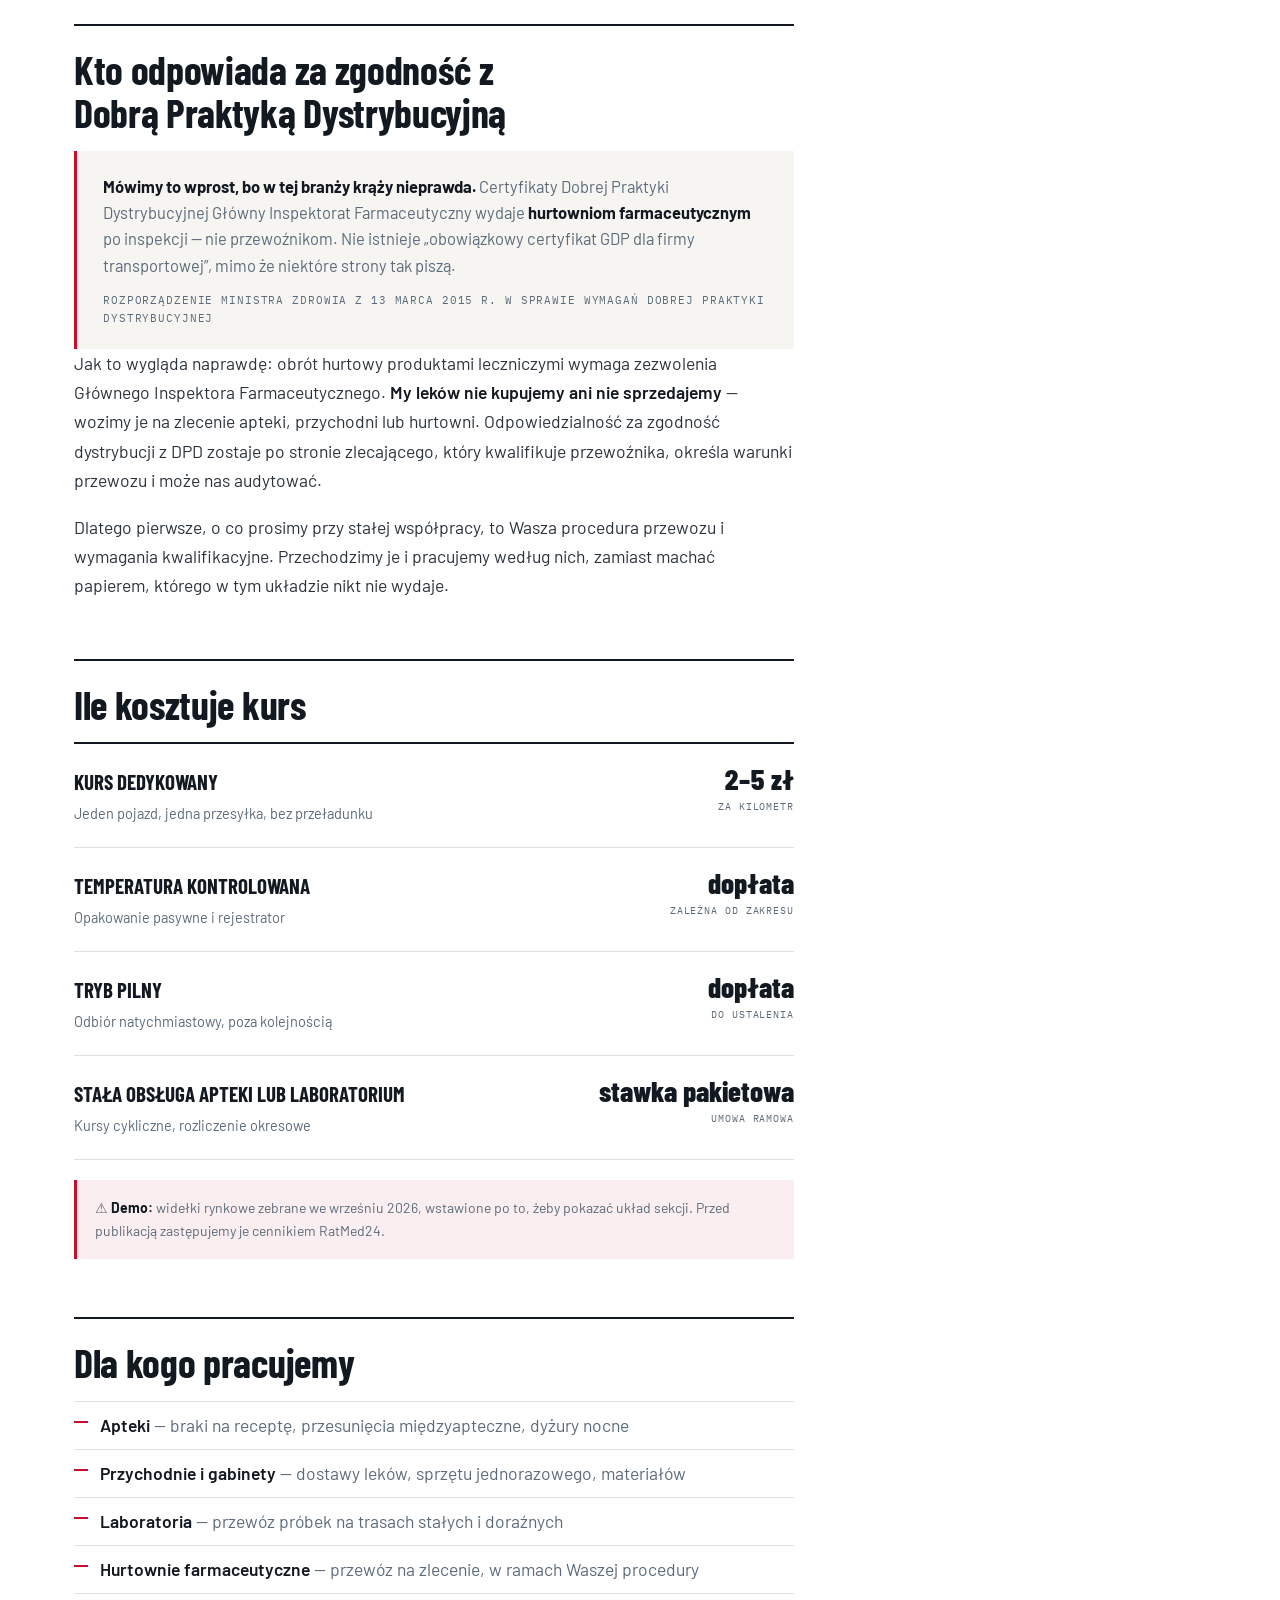
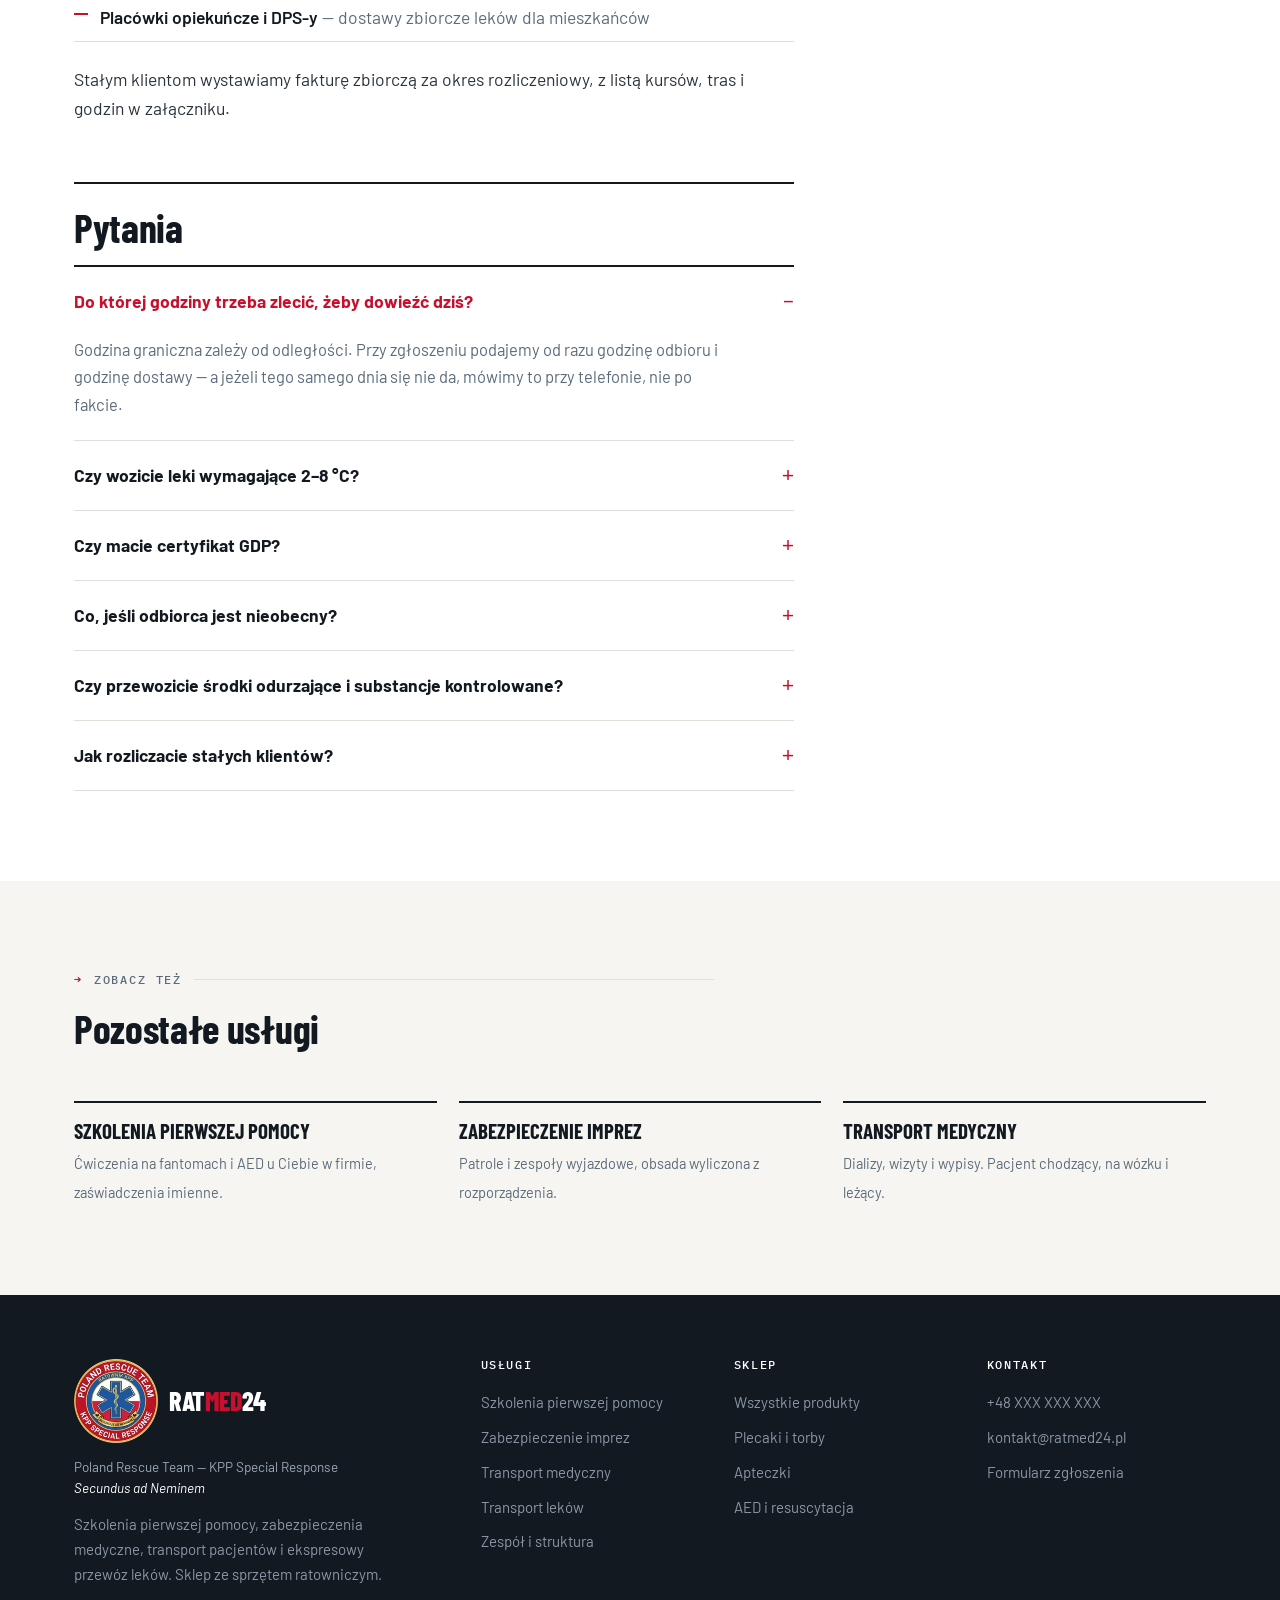
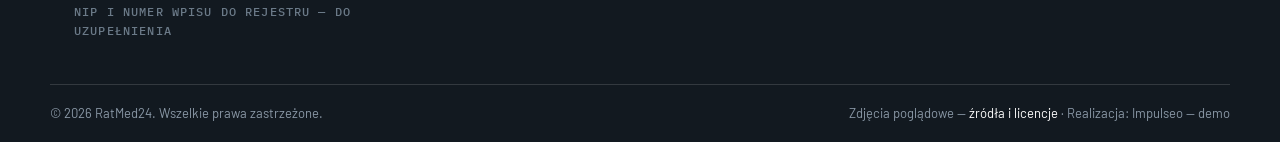
<file: transport-lekow.html>
<!DOCTYPE html>
<html lang="pl">
<head>
<meta charset="utf-8">
<meta name="viewport" content="width=device-width, initial-scale=1">
<title>Ekspresowy transport leków dla aptek — cała Polska | RatMed24</title>
<meta name="description" content="Pilny przewóz leków, próbek i sprzętu medycznego. Jeden kurs bez przeładunku, zakresy 2–8, 8–15 i 15–25 °C, zapis temperatury i protokół przekazania. Zadzwoń.">
<meta name="theme-color" content="#121920">
<meta name="robots" content="index, follow, max-image-preview:large">
<link rel="canonical" href="https://impulseo-pl.github.io/ratmed24/transport-lekow.html">

<meta property="og:type" content="website">
<meta property="og:site_name" content="RatMed24">
<meta property="og:title" content="Ekspresowy transport leków dla aptek — cała Polska | RatMed24">
<meta property="og:description" content="Pilny przewóz leków, próbek i sprzętu medycznego. Jeden kurs bez przeładunku, zakresy 2–8, 8–15 i 15–25 °C, zapis temperatury i protokół przekazania. Zadzwoń.">
<meta property="og:image" content="https://impulseo-pl.github.io/ratmed24/img/leki-blistry.webp">
<meta property="og:url" content="https://impulseo-pl.github.io/ratmed24/transport-lekow.html">
<meta property="og:locale" content="pl_PL">
<meta name="twitter:card" content="summary_large_image">

<link rel="icon" type="image/webp" href="img/logo-prt-sm.webp">
<link rel="apple-touch-icon" href="img/logo-prt-180.png">

<link rel="preconnect" href="https://fonts.googleapis.com">
<link rel="preconnect" href="https://fonts.gstatic.com" crossorigin>
<link href="https://fonts.googleapis.com/css2?family=Barlow:wght@400;500;600;700&family=Barlow+Condensed:wght@700;800&family=IBM+Plex+Mono:wght@400;500&display=swap" rel="stylesheet">
<link rel="stylesheet" href="assets/styles.css?v=5">
<link rel="preload" as="image" href="img/leki-blistry.webp" fetchpriority="high">
<script type="application/ld+json">
{
  "@context":"https://schema.org",
  "@graph":[
    {"@type":"Service","serviceType":"Ekspresowy transport lekow i artykulow medycznych",
     "provider":{"@id":"https://impulseo-pl.github.io/ratmed24/#firma"},
     "areaServed":{"@type":"Country","name":"Polska"},
     "description":"Pilny przewoz lekow, probek i sprzetu medycznego dla aptek, przychodni, laboratoriow i hurtowni. Jeden kurs bez przeladunku, kontrolowana temperatura, protokol przekazania.",
     "availableChannel":{"@type":"ServiceChannel","servicePhone":"+48000000000"}},
    {"@type":"FAQPage","mainEntity":[
      {"@type":"Question","name":"Do ktorej godziny trzeba zlecic przewoz, zeby dowiezc tego samego dnia?",
       "acceptedAnswer":{"@type":"Answer","text":"Godzina graniczna zalezy od odleglosci i jest ustalana indywidualnie. Przy zgloszeniu podajemy od razu godzine odbioru i godzine dostawy. Jezeli nie zdazymy tego samego dnia, mowimy to przy telefonie, a nie po fakcie."}},
      {"@type":"Question","name":"Czy wozicie leki wymagajace temperatury 2-8 stopni?",
       "acceptedAnswer":{"@type":"Answer","text":"Tak, w opakowaniach pasywnych utrzymujacych wymagany zakres, z rejestratorem temperatury dolaczonym do przesylki. Wydruk przebiegu temperatury przekazujemy razem z protokolem przekazania."}},
      {"@type":"Question","name":"Czy macie certyfikat GDP?",
       "acceptedAnswer":{"@type":"Answer","text":"Certyfikaty Dobrej Praktyki Dystrybucyjnej Glowny Inspektorat Farmaceutyczny wydaje hurtowniom farmaceutycznym po inspekcji, a nie przewoznikom. Przewoznik realizuje procedure zleceniodawcy i podlega jego kwalifikacji oraz audytowi. Chetnie przejdziemy Wasza procedure kwalifikacji przewoznika."}},
      {"@type":"Question","name":"Kto odpowiada za zgodnosc przewozu z Dobra Praktyka Dystrybucyjna?",
       "acceptedAnswer":{"@type":"Answer","text":"Apteka lub hurtownia zlecajaca przewoz. My lekow nie kupujemy ani nie sprzedajemy, wiec nie prowadzimy obrotu hurtowego. Naszym zadaniem jest utrzymac warunki przewozu, udokumentowac je i dowiezc na czas."}},
      {"@type":"Question","name":"Co jesli odbiorca jest nieobecny?",
       "acceptedAnswer":{"@type":"Answer","text":"Kontaktujemy sie ze zleceniodawca i z odbiorca, czekamy ustalony czas, a jezeli przekazanie jest niemozliwe, wracamy z przesylka do nadawcy i sporzadzamy protokol. Przesylki nie zostawiamy osobie nieupowaznionej."}},
      {"@type":"Question","name":"Jak rozliczacie stalych klientow?",
       "acceptedAnswer":{"@type":"Answer","text":"Faktura zbiorcza za okres rozliczeniowy, z zalacznikiem zawierajacym liste kursow, tras i godzin. Dla aptek i przychodni mozliwy odroczony termin platnosci."}}
    ]}
  ]
}
</script>
</head>
<body>

<a class="przeskocz" href="#tresc">Przejdź do treści</a>

<div class="demo-pas">
  <div class="wrap">Wersja demonstracyjna — telefon, adres, ceny i zdjęcia uzupełniamy danymi RatMed24.</div>
</div>

<div class="gorny">
  <div class="wrap gorny__rzad">
    <span class="gorny__poz">Dojeżdżamy do klienta · transport leków na terenie całej Polski</span>
    <span class="gorny__poz">Dyspozytor: <a href="tel:+48000000000">+48 XXX XXX XXX</a></span>
  </div>
</div>

<header class="nawigacja">
  <div class="wrap nawigacja__rzad">
    <a href="index.html" class="logo" aria-label="RatMed24 — strona główna">
      <img class="logo__znak" src="img/logo-prt-sm.webp" width="160" height="160" alt="" decoding="async">
      <span>
        <span class="logo__nazwa">Rat<span>Med</span>24</span>
        <span class="logo__pod">Poland Rescue Team · KPP</span>
      </span>
    </a>

    <nav aria-label="Menu główne">
      <ul class="menu" id="menu">
        <li><a href="szkolenia-pierwszej-pomocy.html">Szkolenia</a></li>
        <li><a href="zabezpieczenie-medyczne-imprez.html">Zabezpieczenia</a></li>
        <li><a href="transport-medyczny.html">Transport osób</a></li>
        <li><a href="transport-lekow.html" aria-current="page">Transport leków</a></li>
        <li><a href="sklep.html">Sklep</a></li>
        <li><a href="zespol.html">Zespół</a></li>
        <li><a href="index.html#kontakt">Kontakt</a></li>
      </ul>
    </nav>

    <div class="nawigacja__akcja">
      <a class="guzik guzik--czerwony" href="tel:+48000000000"><svg viewBox="0 0 24 24" fill="none" stroke="currentColor" stroke-width="2" stroke-linecap="round" stroke-linejoin="round"><path d="M22 16.9v3a2 2 0 0 1-2.2 2 19.8 19.8 0 0 1-8.6-3.1 19.5 19.5 0 0 1-6-6A19.8 19.8 0 0 1 2.1 4.2 2 2 0 0 1 4.1 2h3a2 2 0 0 1 2 1.7c.1 1 .3 1.9.6 2.8a2 2 0 0 1-.4 2.1L8 9.9a16 16 0 0 0 6 6l1.3-1.3a2 2 0 0 1 2.1-.5c.9.3 1.8.5 2.8.6a2 2 0 0 1 1.8 2.1z"/></svg>Zadzwoń</a>
      <button class="hamburger" id="hamburger" aria-label="Menu" aria-expanded="false">
        <svg viewBox="0 0 24 24" fill="none" stroke="currentColor" stroke-width="2" stroke-linecap="round"><path d="M3 6h18M3 12h18M3 18h18"/></svg>
      </button>
    </div>
  </div>
</header>

<nav class="okruchy" aria-label="Okruszki"><div class="wrap"><a href="index.html">Start</a> › <span aria-current="page">Ekspresowy transport leków</span></div></nav>
<script type="application/ld+json">{"@context":"https://schema.org","@type":"BreadcrumbList","itemListElement":[{"@type":"ListItem","position":1,"name":"Start","item":"https://impulseo-pl.github.io/ratmed24/index.html"},{"@type":"ListItem","position":2,"name":"Ekspresowy transport leków"}]}</script>

<main id="tresc">

<section class="sekcja" style="border-top:none; padding-bottom:0">
  <div class="wrap">
    <div class="dwie">
      <div>
        <span class="nad" data-nr="01">Ekspresowy transport leków</span>
        <h1>Ekspresowy transport leków i artykułów medycznych</h1>
        <p class="olowek">
          Brakującego leku nie dowozi się jutro. Odbieramy przesyłkę i wieziemy ją jednym kursem —
          bez sortowni, bez magazynu pośredniego, bez przeładunku. Dla aptek, przychodni,
          laboratoriów i hurtowni, na terenie całej Polski.
        </p>
        <div class="hero3__akcje" style="margin-top:24px">
          <a class="guzik guzik--czerwony guzik--duzy" href="tel:+48000000000">Zgłoś kurs</a>
          <a class="guzik guzik--obrys guzik--duzy" href="#temperatura">Warunki przewozu</a>
        </div>
      </div>
      <figure class="foto">
        <picture>
          <source media="(max-width:700px)" srcset="img/leki-blistry-sm.webp">
          <img src="img/leki-blistry.webp" alt="Leki przygotowane do ekspresowego przewozu" width="1100" height="760">
        </picture>
        <figcaption>Zdjęcie poglądowe — do wymiany na zdjęcia RatMed24.</figcaption>
      </figure>
    </div>
  </div>
</section>

<section class="sekcja" style="border-top:none; padding-top:clamp(36px,4vw,54px); padding-bottom:0">
  <div class="wrap">
    <nav class="spis" aria-label="Spis treści">
      <span class="spis__tytul">Na tej stronie</span>
      <a href="#co">Co przewozimy</a>
      <a href="#tego-dnia">Dostawa tego samego dnia</a>
      <a href="#temperatura">Zakresy temperatur</a>
      <a href="#dokumenty">Dokumentacja przewozu</a>
      <a href="#prawo">Kto odpowiada za zgodność z DPD</a>
      <a href="#cennik">Ile kosztuje</a>
      <a href="#dla-kogo">Dla kogo</a>
      <a href="#faq">Pytania</a>
    </nav>
  </div>
</section>

<section class="sekcja" style="border-top:none; padding-top:0">
  <div class="wrap podklad">
    <div class="tresc">

      <h2 id="co">Co przewozimy</h2>
      <ul>
        <li><strong>Leki</strong> — braki na receptę, leki z importu docelowego, przesunięcia międzyapteczne, zamówienia z hurtowni</li>
        <li><strong>Produkty zimnego łańcucha</strong> — szczepionki, insuliny, preparaty wymagające 2–8 °C</li>
        <li><strong>Próbki i materiał biologiczny</strong> — przewóz do laboratorium, w opakowaniu przygotowanym przez zleceniodawcę</li>
        <li><strong>Sprzęt i wyroby medyczne</strong> — części do aparatury, wyposażenie gabinetów, sprzęt jednorazowy</li>
        <li><strong>Dokumentacja medyczna</strong> — przewóz za potwierdzeniem odbioru</li>
      </ul>
      <p>
        Nie przewozimy przesyłek, których zleceniodawca nie przygotował zgodnie ze swoją procedurą —
        opakowanie, oznakowanie i dokument przewozowy są po Waszej stronie, my odpowiadamy
        za warunki i termin.
      </p>

      <h2 id="tego-dnia">Dostawa tego samego dnia — jak to działa</h2>
      <p>
        Nie obiecujemy „ekspresu” bez wyjaśnienia, na czym polega. Mechanizm jest prosty
        i dlatego działa: <strong>jeden kierowca, jeden kurs, żadnego przeładunku</strong>.
        Przesyłka nie trafia do sortowni i nie czeka na inne paczki.
      </p>
      <ul>
        <li><strong>Zgłoszenie</strong> — telefonicznie albo mailem: co, skąd, dokąd, w jakiej temperaturze, do kiedy musi być na miejscu.</li>
        <li><strong>Potwierdzenie</strong> — oddzwaniamy z godziną odbioru i godziną dostawy. Jeżeli nie zdążymy tego samego dnia, mówimy to od razu, a nie po fakcie.</li>
        <li><strong>Odbiór</strong> — pod wskazanym adresem, od osoby wskazanej w zleceniu.</li>
        <li><strong>Przewóz</strong> — bez przeładunku, z rejestracją temperatury przez całą trasę, jeżeli przesyłka tego wymaga.</li>
        <li><strong>Przekazanie</strong> — osobie upoważnionej, za podpisem, z natychmiastowym potwierdzeniem do zleceniodawcy.</li>
      </ul>
      <div class="przepis">
        <b>Godzina graniczna zgłoszeń na dostawę tego samego dnia — do uzupełnienia danymi RatMed24.</b>
        To jedna z ważniejszych informacji na tej stronie: kierownik apteki chce wiedzieć,
        do której może zadzwonić, żeby lek był u niego dziś.
      </div>
      <p>
        Trasy do stu kilometrów od miejsca odbioru realizujemy nawet tego samego dnia —
        <a href="transport-medyczny.html#zasieg">mapa z promieniem</a> pokazuje, jak to wygląda
        dla konkretnych miast. Dalej jedziemy kursem dedykowanym, a godzinę dostawy potwierdza
        dyspozytor przy przyjęciu zlecenia.
      </p>

      <h2 id="temperatura">Zakresy temperatur i jak je utrzymujemy</h2>
      <p>
        Produkty wrażliwe wieziemy w opakowaniach pasywnych dobranych do zakresu i czasu przewozu,
        z rejestratorem temperatury dołączonym do przesyłki.
      </p>
      <ul>
        <li><strong>2–8 °C</strong> — zimny łańcuch: szczepionki, insuliny, preparaty biologiczne</li>
        <li><strong>8–15 °C</strong> — zakres chłodny</li>
        <li><strong>15–25 °C</strong> — kontrolowana temperatura pokojowa, najczęstszy zakres dla leków suchych</li>
      </ul>
      <p>
        Przy każdej przesyłce w kontrolowanej temperaturze zleceniodawca dostaje
        <strong>zapis przebiegu temperatury</strong> — to jest dokument, który pokazuje się
        przy kontroli farmaceutycznej. Przy odstępstwie od zakresu zgłaszamy je natychmiast,
        a przesyłkę zostawiamy do decyzji zleceniodawcy, zamiast dostarczać ją „na wszelki wypadek”.
      </p>

      <h2 id="dokumenty">Dokumentacja przewozu</h2>
      <ul>
        <li><strong>Protokół przekazania</strong> — kto wydał, kto odebrał, o której godzinie</li>
        <li><strong>Zapis temperatury</strong> dla przesyłek w kontrolowanym zakresie</li>
        <li><strong>Potwierdzenie dostawy</strong> przekazywane zleceniodawcy od razu po przekazaniu</li>
        <li><strong>Zestawienie kursów</strong> dla stałych klientów, jako załącznik do faktury zbiorczej</li>
      </ul>

      <h2 id="prawo">Kto odpowiada za zgodność z Dobrą Praktyką Dystrybucyjną</h2>
      <div class="przepis">
        <b>Mówimy to wprost, bo w tej branży krąży nieprawda.</b>
        Certyfikaty Dobrej Praktyki Dystrybucyjnej Główny Inspektorat Farmaceutyczny wydaje
        <b>hurtowniom farmaceutycznym</b> po inspekcji — nie przewoźnikom. Nie istnieje
        „obowiązkowy certyfikat GDP dla firmy transportowej”, mimo że niektóre strony tak piszą.
        <span class="przepis__zrodlo">Rozporządzenie Ministra Zdrowia z 13 marca 2015 r. w sprawie wymagań Dobrej Praktyki Dystrybucyjnej</span>
      </div>
      <p>
        Jak to wygląda naprawdę: obrót hurtowy produktami leczniczymi wymaga zezwolenia Głównego
        Inspektora Farmaceutycznego. <strong>My leków nie kupujemy ani nie sprzedajemy</strong> —
        wozimy je na zlecenie apteki, przychodni lub hurtowni. Odpowiedzialność za zgodność
        dystrybucji z DPD zostaje po stronie zlecającego, który kwalifikuje przewoźnika, określa
        warunki przewozu i może nas audytować.
      </p>
      <p>
        Dlatego pierwsze, o co prosimy przy stałej współpracy, to Wasza procedura przewozu
        i wymagania kwalifikacyjne. Przechodzimy je i pracujemy według nich, zamiast machać
        papierem, którego w tym układzie nikt nie wydaje.
      </p>

      <h2 id="cennik">Ile kosztuje kurs</h2>
      <div class="cennik">
        <div class="cennik__wiersz">
          <div class="cennik__nazwa"><b>Kurs dedykowany</b><span>Jeden pojazd, jedna przesyłka, bez przeładunku</span></div>
          <div class="cennik__cena"><b>2–5 zł</b><small>za kilometr</small></div>
        </div>
        <div class="cennik__wiersz">
          <div class="cennik__nazwa"><b>Temperatura kontrolowana</b><span>Opakowanie pasywne i rejestrator</span></div>
          <div class="cennik__cena"><b>dopłata</b><small>zależna od zakresu</small></div>
        </div>
        <div class="cennik__wiersz">
          <div class="cennik__nazwa"><b>Tryb pilny</b><span>Odbiór natychmiastowy, poza kolejnością</span></div>
          <div class="cennik__cena"><b>dopłata</b><small>do ustalenia</small></div>
        </div>
        <div class="cennik__wiersz">
          <div class="cennik__nazwa"><b>Stała obsługa apteki lub laboratorium</b><span>Kursy cykliczne, rozliczenie okresowe</span></div>
          <div class="cennik__cena"><b>stawka pakietowa</b><small>umowa ramowa</small></div>
        </div>
        <div class="cennik__nota">
          ⚠️ <b>Demo:</b> widełki rynkowe zebrane we wrześniu 2026, wstawione po to, żeby pokazać
          układ sekcji. Przed publikacją zastępujemy je cennikiem RatMed24.
        </div>
      </div>

      <h2 id="dla-kogo">Dla kogo pracujemy</h2>
      <ul>
        <li><strong>Apteki</strong> — braki na receptę, przesunięcia międzyapteczne, dyżury nocne</li>
        <li><strong>Przychodnie i gabinety</strong> — dostawy leków, sprzętu jednorazowego, materiałów</li>
        <li><strong>Laboratoria</strong> — przewóz próbek na trasach stałych i doraźnych</li>
        <li><strong>Hurtownie farmaceutyczne</strong> — przewóz na zlecenie, w ramach Waszej procedury</li>
        <li><strong>Placówki opiekuńcze i DPS-y</strong> — dostawy zbiorcze leków dla mieszkańców</li>
      </ul>
      <p>
        Stałym klientom wystawiamy fakturę zbiorczą za okres rozliczeniowy, z listą kursów,
        tras i godzin w załączniku.
      </p>

      <h2 id="faq">Pytania</h2>
      <div class="faq">
        <details open>
          <summary>Do której godziny trzeba zlecić, żeby dowieźć dziś?</summary>
          <div class="faq__tresc">
            Godzina graniczna zależy od odległości. Przy zgłoszeniu podajemy od razu godzinę odbioru
            i godzinę dostawy — a jeżeli tego samego dnia się nie da, mówimy to przy telefonie,
            nie po fakcie.
          </div>
        </details>
        <details>
          <summary>Czy wozicie leki wymagające 2–8 °C?</summary>
          <div class="faq__tresc">
            Tak, w opakowaniach pasywnych utrzymujących wymagany zakres, z rejestratorem temperatury
            w przesyłce. Zapis przebiegu temperatury przekazujemy razem z protokołem przekazania.
          </div>
        </details>
        <details>
          <summary>Czy macie certyfikat GDP?</summary>
          <div class="faq__tresc">
            Certyfikaty GDP Główny Inspektorat Farmaceutyczny wydaje hurtowniom po inspekcji,
            a nie przewoźnikom. Przewoźnik realizuje procedurę zleceniodawcy i podlega jego
            kwalifikacji oraz audytowi. Chętnie przejdziemy Waszą procedurę kwalifikacji przewoźnika.
          </div>
        </details>
        <details>
          <summary>Co, jeśli odbiorca jest nieobecny?</summary>
          <div class="faq__tresc">
            Kontaktujemy się ze zleceniodawcą i odbiorcą, czekamy ustalony czas, a jeżeli przekazanie
            jest niemożliwe — wracamy z przesyłką do nadawcy i sporządzamy protokół. Przesyłki
            nie zostawiamy osobie nieupoważnionej ani pod drzwiami.
          </div>
        </details>
        <details>
          <summary>Czy przewozicie środki odurzające i substancje kontrolowane?</summary>
          <div class="faq__tresc">
            Tylko na zasadach określonych przez zleceniodawcę, z wymaganą dokumentacją i przekazaniem
            bezpośrednio osobie uprawnionej. Warunki ustalamy przed pierwszym kursem.
          </div>
        </details>
        <details>
          <summary>Jak rozliczacie stałych klientów?</summary>
          <div class="faq__tresc">
            Faktura zbiorcza za okres rozliczeniowy, z załącznikiem zawierającym listę kursów, tras
            i godzin. Dla aptek i przychodni możliwy odroczony termin płatności.
          </div>
        </details>
      </div>
    </div>

    <aside class="bok">
      <h4>Zgłoś kurs</h4>
      <p>Powiedz, co i dokąd jedzie oraz w jakiej temperaturze — oddzwonimy z godziną odbioru i dostawy.</p>
      <a class="bok__tel" href="tel:+48000000000">+48 XXX XXX XXX</a>
      <a class="guzik guzik--czerwony guzik--pelny" href="index.html#kontakt">Formularz zlecenia</a>
      <p style="margin-top:18px; font-size:13.5px">
        Stała obsługa aptek i laboratoriów — umowa ramowa i rozliczenie okresowe.
      </p>
    </aside>
  </div>
</section>

<section class="sekcja sekcja--tlo">
  <div class="wrap">
    <div class="naglowek">
      <span class="nad" data-nr="→">Zobacz też</span>
      <h2>Pozostałe usługi</h2>
    </div>
    <div class="dalej">
      <a href="szkolenia-pierwszej-pomocy.html"><b>Szkolenia pierwszej pomocy</b><span>Ćwiczenia na fantomach i AED u Ciebie w firmie, zaświadczenia imienne.</span></a>
      <a href="zabezpieczenie-medyczne-imprez.html"><b>Zabezpieczenie imprez</b><span>Patrole i zespoły wyjazdowe, obsada wyliczona z rozporządzenia.</span></a>
      <a href="transport-medyczny.html"><b>Transport medyczny</b><span>Dializy, wizyty i wypisy. Pacjent chodzący, na wózku i leżący.</span></a>
    </div>
  </div>
</section>

</main>

<footer class="stopka">
  <div class="wrap stopka__rzad">
    <div>
      <div class="stopka__logo">
        <img class="stopka__znak" src="img/logo-prt-sm.webp" width="160" height="160" alt="Emblemat Poland Rescue Team — KPP Special Response" loading="lazy" decoding="async">
        <span class="logo__nazwa">Rat<span>Med</span>24</span>
      </div>
      <p class="stopka__jednostka">Poland Rescue Team — KPP Special Response<br><i>Secundus ad Neminem</i></p>
      <p style="max-width:40ch">
        Szkolenia pierwszej pomocy, zabezpieczenia medyczne, transport pacjentów
        i ekspresowy przewóz leków. Sklep ze sprzętem ratowniczym.
      </p>
      <p class="mono" style="margin-top:14px; color:#6B7A88">NIP i numer wpisu do rejestru — do uzupełnienia</p>
    </div>
    <div>
      <h4>Usługi</h4>
      <ul>
        <li><a href="szkolenia-pierwszej-pomocy.html">Szkolenia pierwszej pomocy</a></li>
        <li><a href="zabezpieczenie-medyczne-imprez.html">Zabezpieczenie imprez</a></li>
        <li><a href="transport-medyczny.html">Transport medyczny</a></li>
        <li><a href="transport-lekow.html">Transport leków</a></li>
        <li><a href="zespol.html">Zespół i struktura</a></li>
      </ul>
    </div>
    <div>
      <h4>Sklep</h4>
      <ul>
        <li><a href="sklep.html">Wszystkie produkty</a></li>
        <li><a href="sklep.html#plecaki">Plecaki i torby</a></li>
        <li><a href="sklep.html#apteczki">Apteczki</a></li>
        <li><a href="sklep.html#aed">AED i resuscytacja</a></li>
      </ul>
    </div>
    <div>
      <h4>Kontakt</h4>
      <ul>
        <li><a href="tel:+48000000000">+48 XXX XXX XXX</a></li>
        <li><a href="mailto:kontakt@ratmed24.pl">kontakt@ratmed24.pl</a></li>
        <li><a href="index.html#kontakt">Formularz zgłoszenia</a></li>
      </ul>
    </div>
  </div>
  <div class="wrap stopka__dol">
    <span>© <span id="rok">2026</span> RatMed24. Wszelkie prawa zastrzeżone.</span>
    <span>Zdjęcia poglądowe — <a href="zrodla-zdjec.html">źródła i licencje</a> · Realizacja: Impulseo — demo</span>
  </div>
</footer>

<div class="pasek-tel">
  <a href="tel:+48000000000"><svg viewBox="0 0 24 24" fill="none" stroke="currentColor" stroke-width="2" stroke-linecap="round" stroke-linejoin="round"><path d="M22 16.9v3a2 2 0 0 1-2.2 2 19.8 19.8 0 0 1-8.6-3.1 19.5 19.5 0 0 1-6-6A19.8 19.8 0 0 1 2.1 4.2 2 2 0 0 1 4.1 2h3a2 2 0 0 1 2 1.7c.1 1 .3 1.9.6 2.8a2 2 0 0 1-.4 2.1L8 9.9a16 16 0 0 0 6 6l1.3-1.3a2 2 0 0 1 2.1-.5c.9.3 1.8.5 2.8.6a2 2 0 0 1 1.8 2.1z"/></svg>Zadzwoń</a>
  <a href="index.html#kontakt">Napisz</a>
</div>

<script src="assets/app.js?v=5" defer></script>
</body>
</html>
</file>
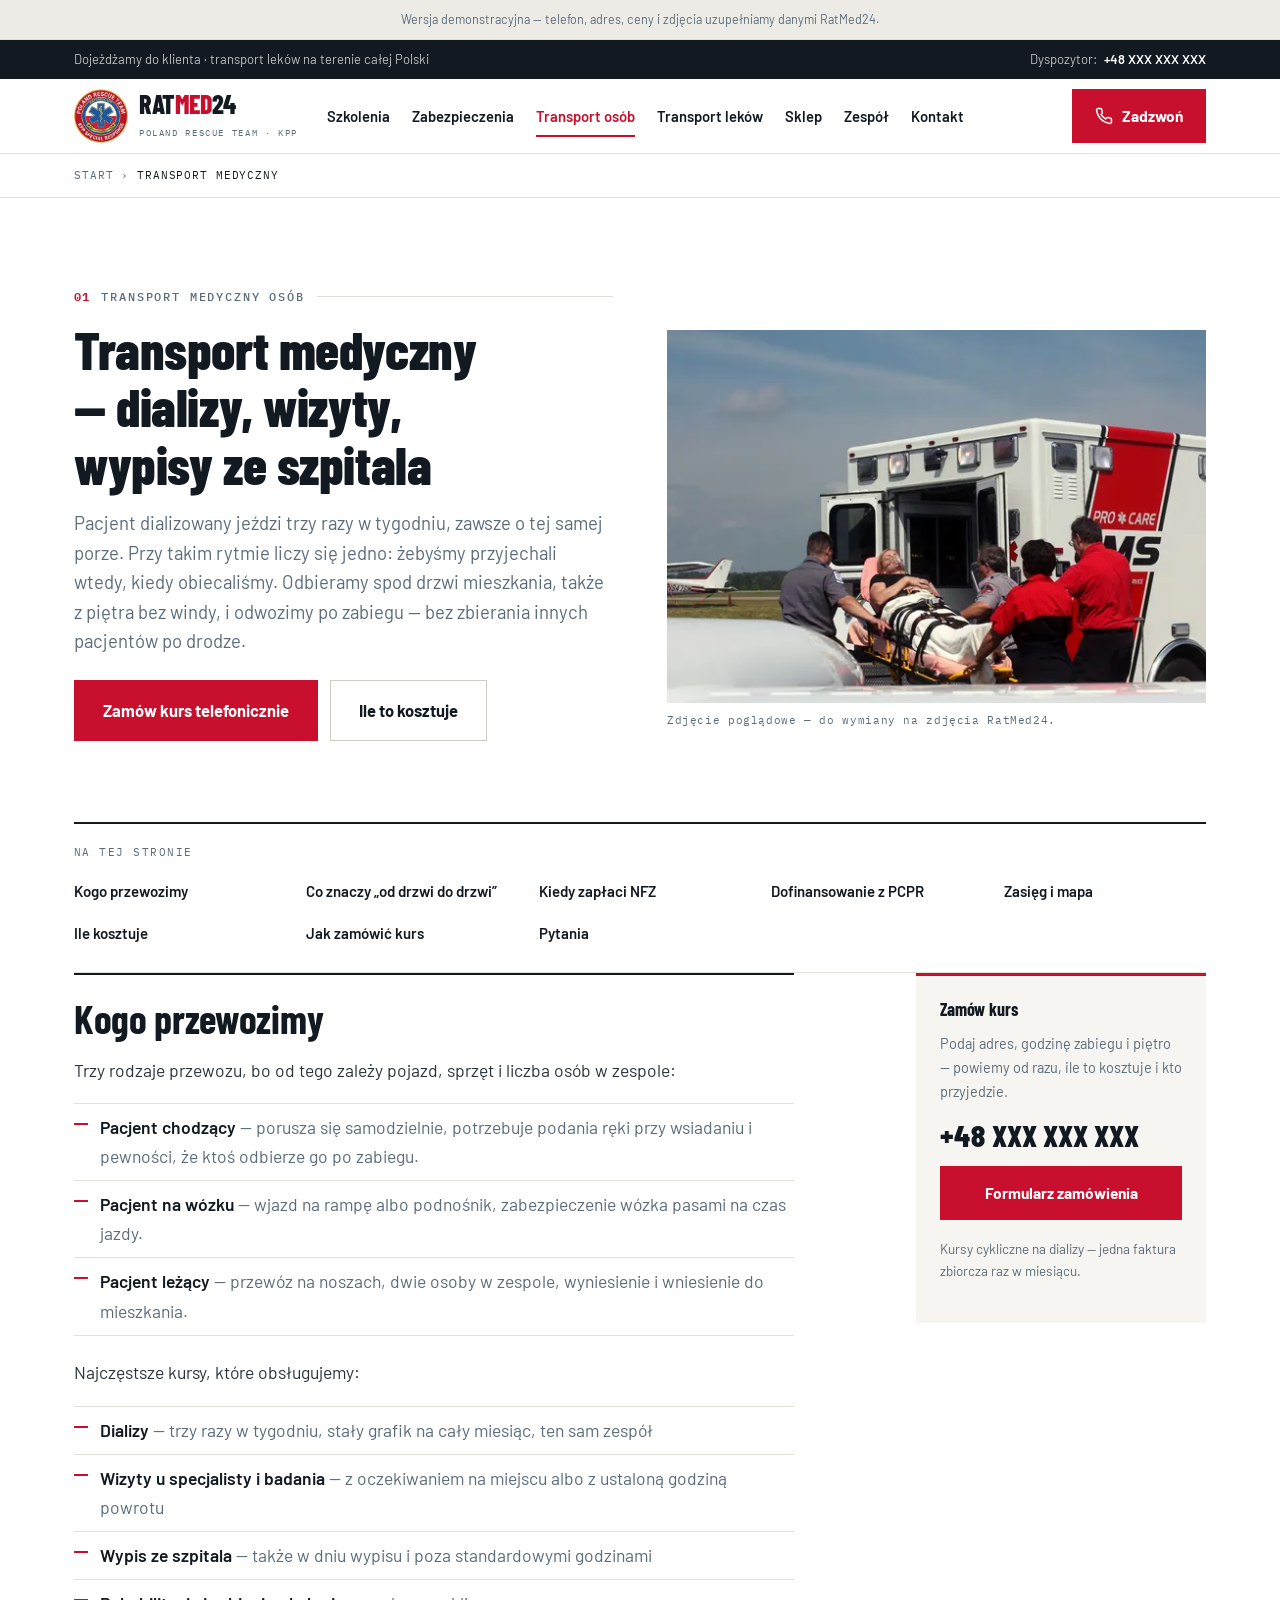
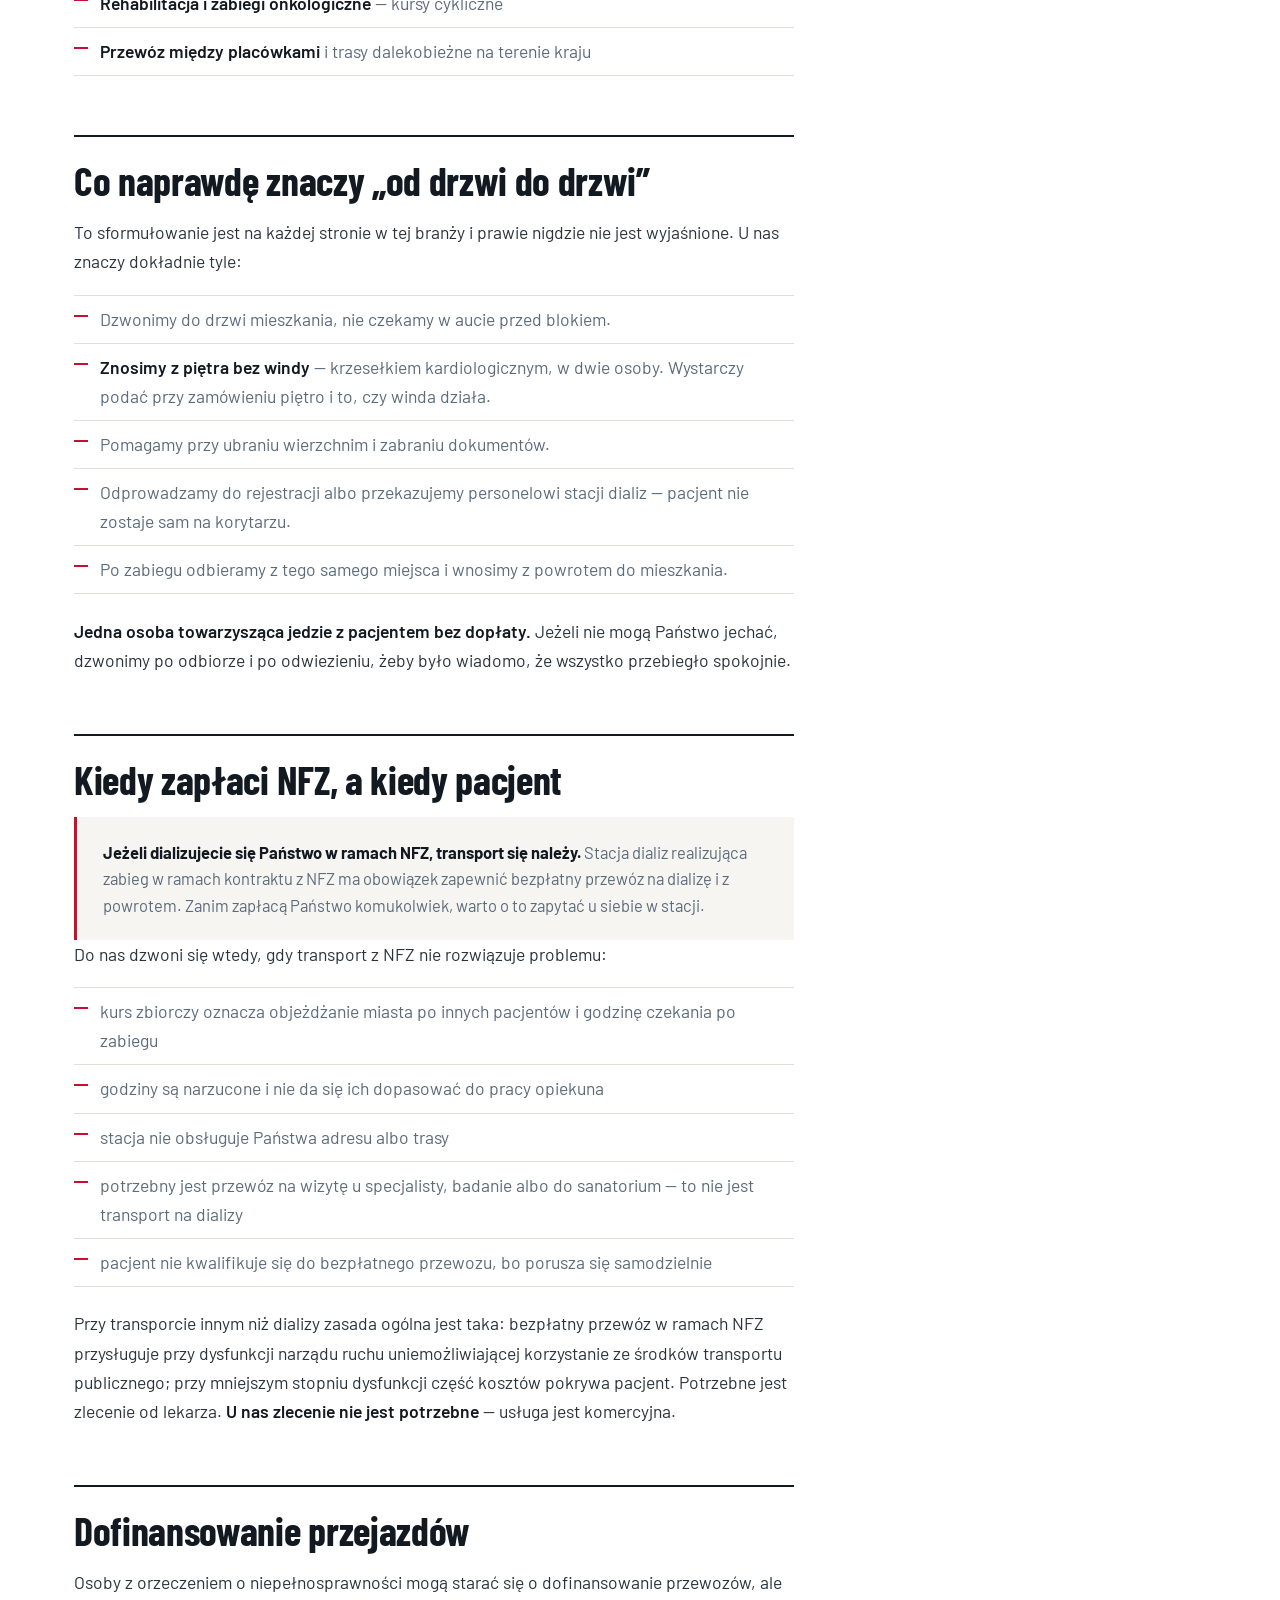
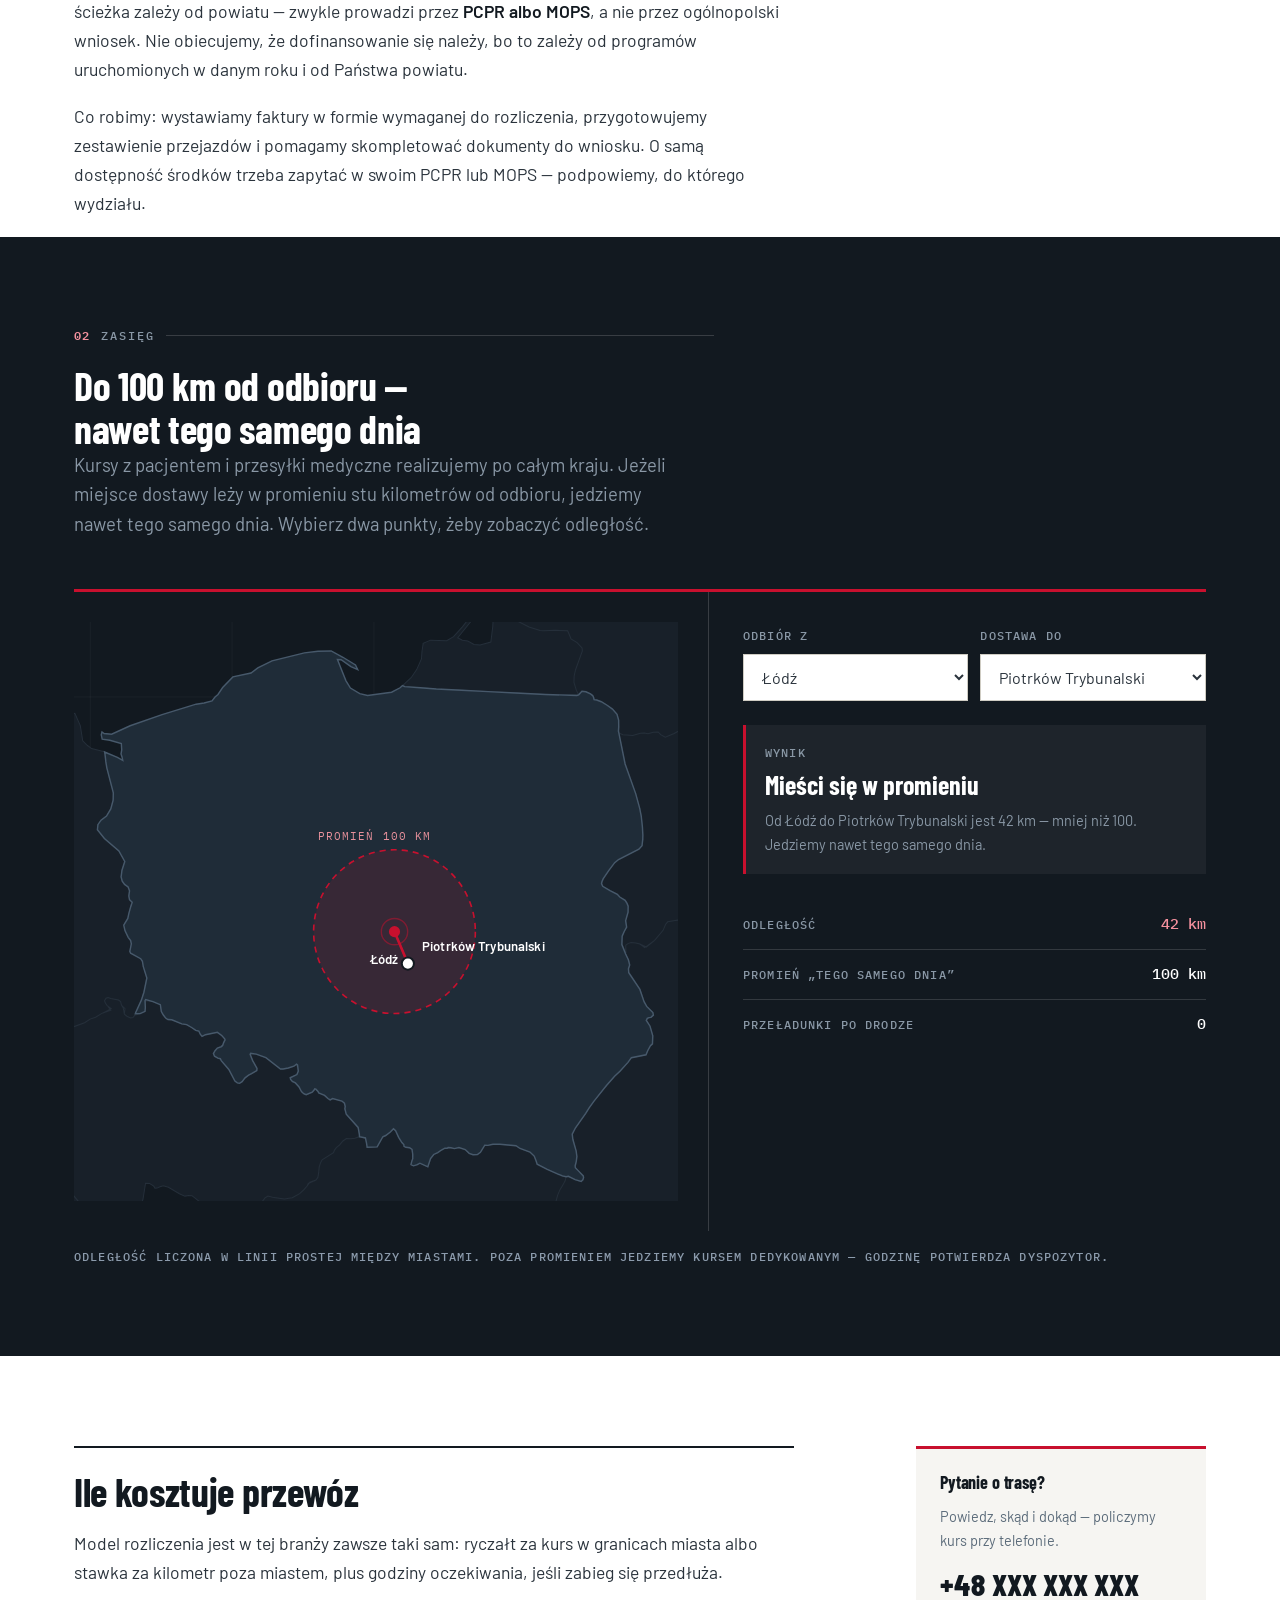
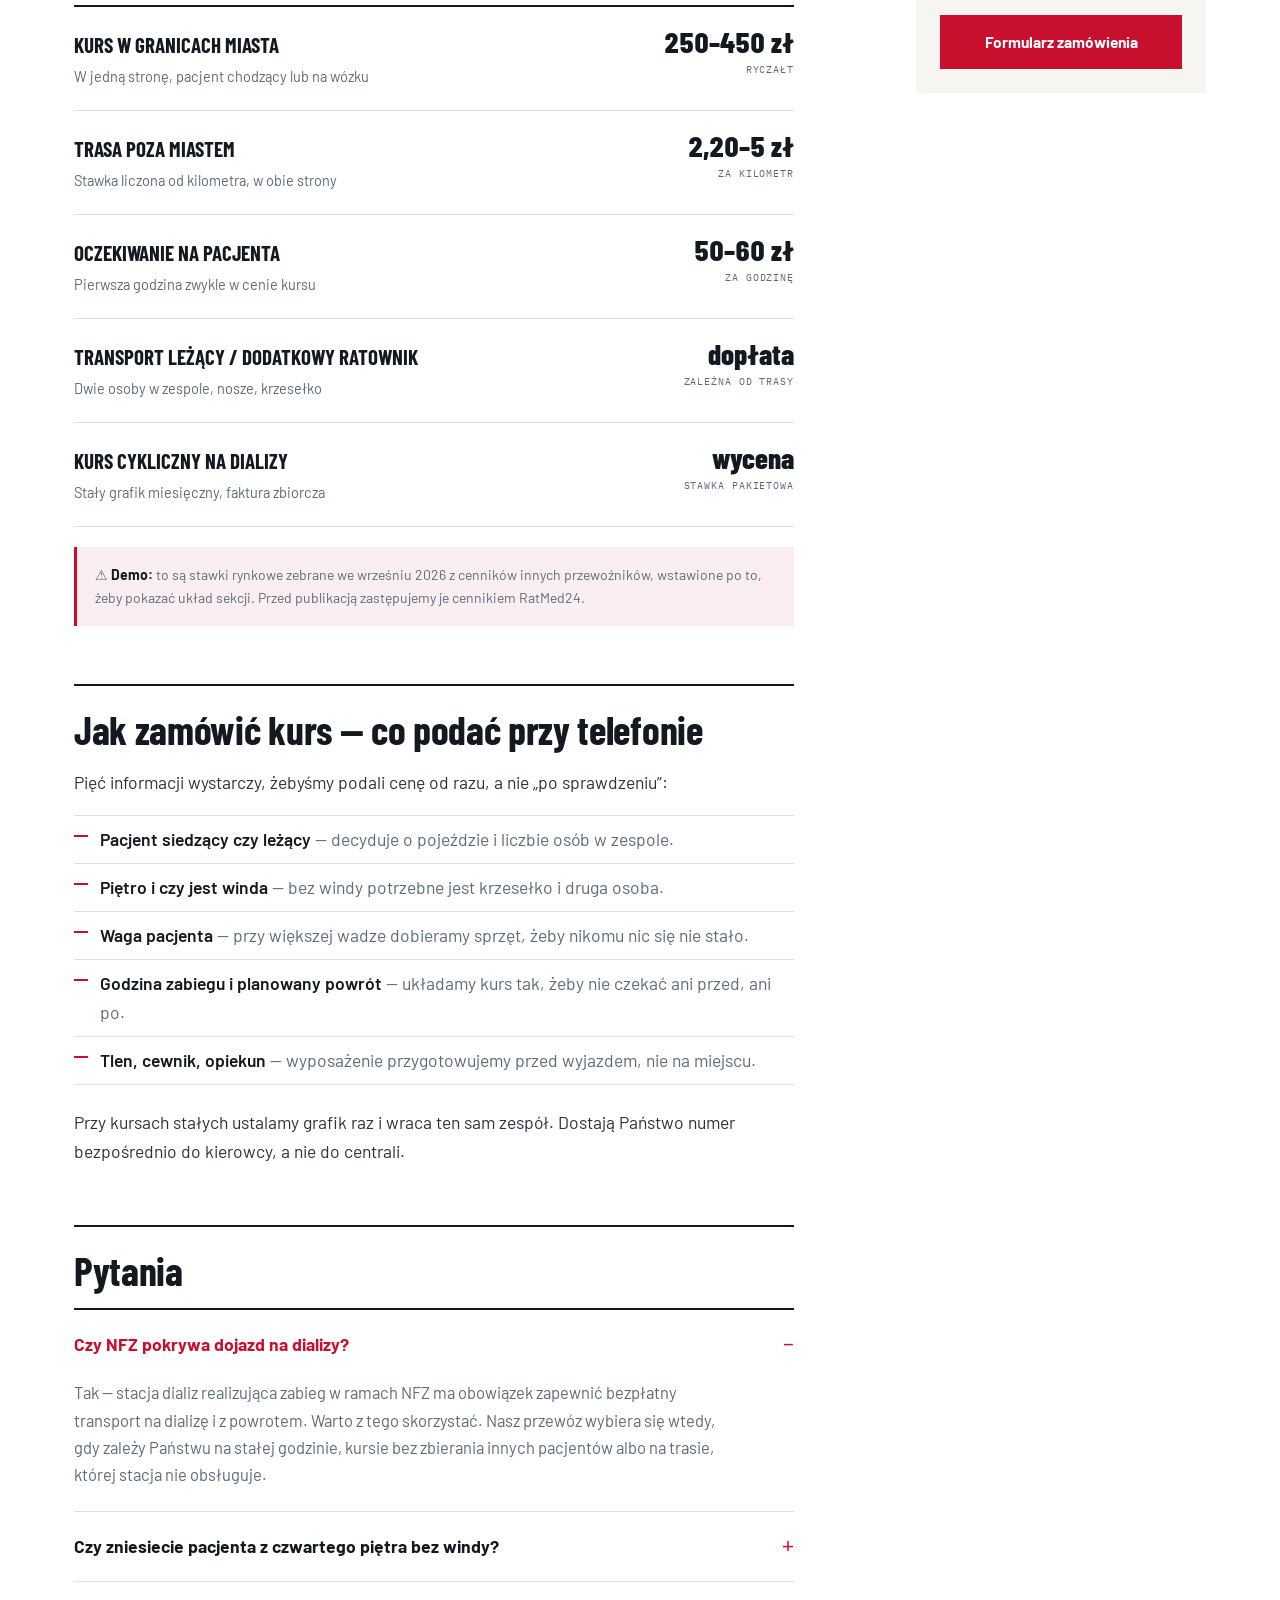
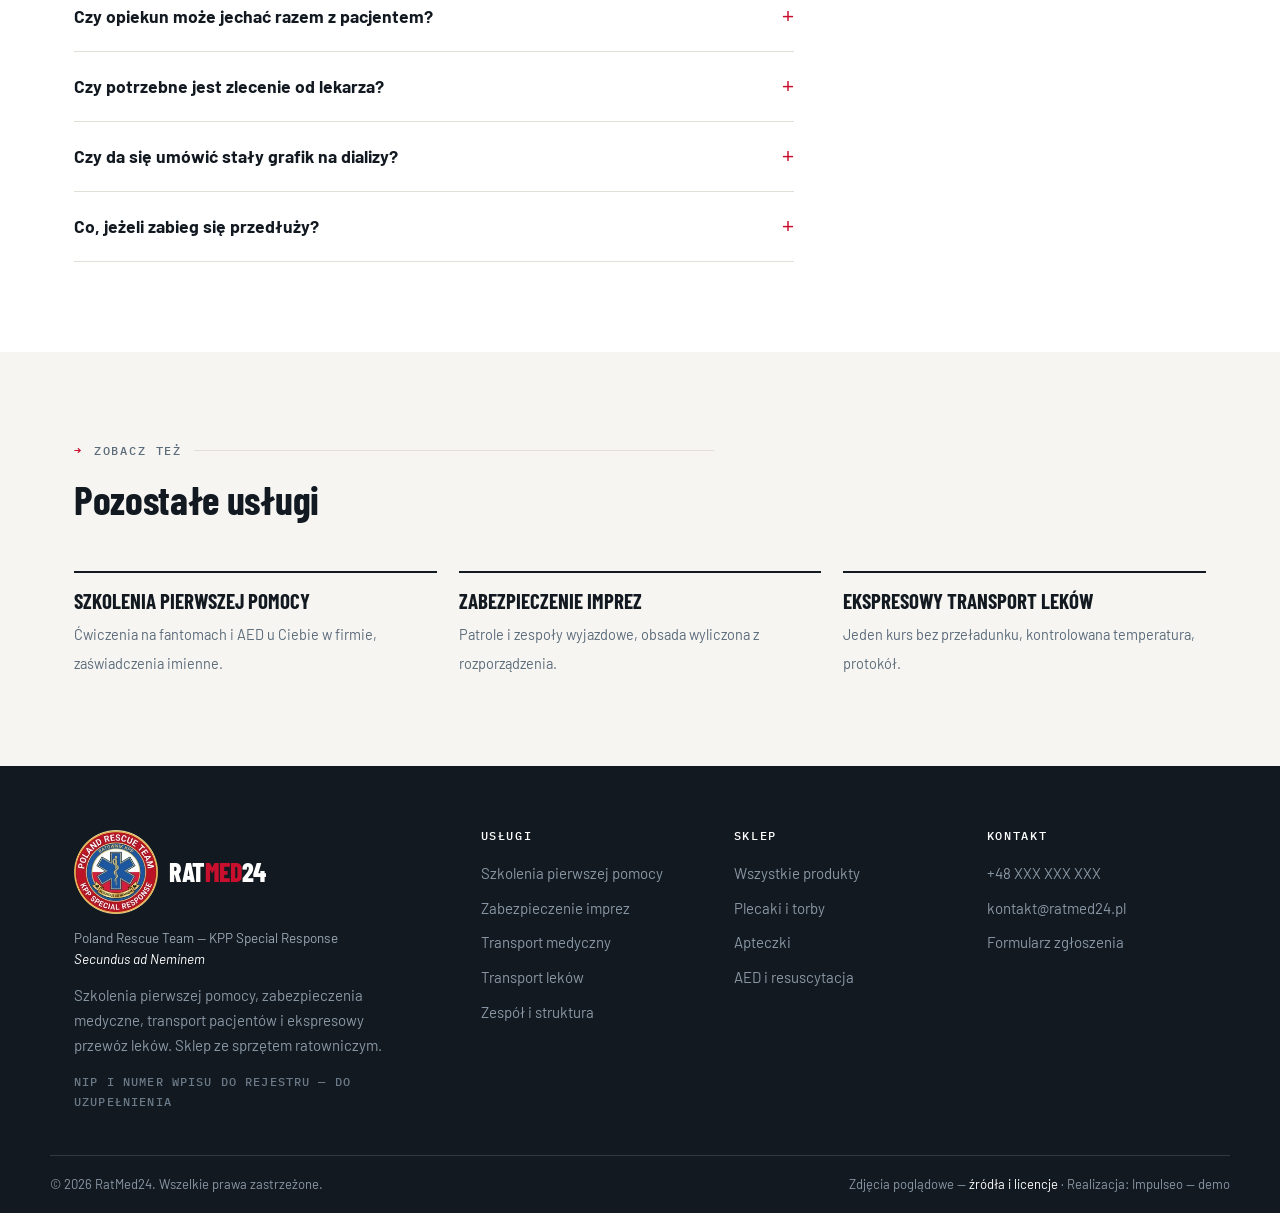
<file: transport-medyczny.html>
<!DOCTYPE html>
<html lang="pl">
<head>
<meta charset="utf-8">
<meta name="viewport" content="width=device-width, initial-scale=1">
<title>Transport medyczny i na dializy — przewóz chorych | RatMed24</title>
<meta name="description" content="Przewóz chorych na dializy, do lekarza i ze szpitala do domu. Nosze, wózek, zniesienie z piętra bez windy, opiekun bez dopłaty. Zadzwoń po wycenę trasy.">
<meta name="theme-color" content="#121920">
<meta name="robots" content="index, follow, max-image-preview:large">
<link rel="canonical" href="https://impulseo-pl.github.io/ratmed24/transport-medyczny.html">

<meta property="og:type" content="website">
<meta property="og:site_name" content="RatMed24">
<meta property="og:title" content="Transport medyczny i na dializy — przewóz chorych | RatMed24">
<meta property="og:description" content="Przewóz chorych na dializy, do lekarza i ze szpitala do domu. Nosze, wózek, zniesienie z piętra bez windy, opiekun bez dopłaty. Zadzwoń po wycenę trasy.">
<meta property="og:image" content="https://impulseo-pl.github.io/ratmed24/img/transport-nosze.webp">
<meta property="og:url" content="https://impulseo-pl.github.io/ratmed24/transport-medyczny.html">
<meta property="og:locale" content="pl_PL">
<meta name="twitter:card" content="summary_large_image">

<link rel="icon" type="image/webp" href="img/logo-prt-sm.webp">
<link rel="apple-touch-icon" href="img/logo-prt-180.png">

<link rel="preconnect" href="https://fonts.googleapis.com">
<link rel="preconnect" href="https://fonts.gstatic.com" crossorigin>
<link href="https://fonts.googleapis.com/css2?family=Barlow:wght@400;500;600;700&family=Barlow+Condensed:wght@700;800&family=IBM+Plex+Mono:wght@400;500&display=swap" rel="stylesheet">
<link rel="stylesheet" href="assets/styles.css?v=5">
<link rel="preload" as="image" href="img/transport-nosze.webp" fetchpriority="high">
<script type="application/ld+json">
{
  "@context":"https://schema.org",
  "@graph":[
    {"@type":"Service","serviceType":"Transport medyczny osob",
     "provider":{"@id":"https://impulseo-pl.github.io/ratmed24/#firma"},
     "areaServed":{"@type":"Country","name":"Polska"},
     "description":"Przewoz pacjentow na dializy, do lekarza, na badania i ze szpitala do domu. Pacjent chodzacy, na wozku i lezacy na noszach, pomoc od drzwi do drzwi."},
    {"@type":"FAQPage","mainEntity":[
      {"@type":"Question","name":"Czy NFZ pokrywa dojazd na dializy?",
       "acceptedAnswer":{"@type":"Answer","text":"Stacja dializ realizujaca zabieg w ramach NFZ ma obowiazek zapewnic pacjentowi bezplatny transport na dialize i z powrotem. Warto z tego skorzystac. Z naszego transportu korzysta sie wtedy, gdy zalezy na stalej godzinie, kursie bez zbierania innych pacjentow albo na trasie, ktorej stacja nie obsluguje."}},
      {"@type":"Question","name":"Czy zniesiecie pacjenta z czwartego pietra bez windy?",
       "acceptedAnswer":{"@type":"Answer","text":"Tak. Uzywamy krzeselka kardiologicznego, a przy pacjencie lezacym jada dwie osoby. Prosimy o podanie pietra i informacji o windzie przy zamawianiu kursu, zeby wyslac odpowiedni sprzet i obsade."}},
      {"@type":"Question","name":"Czy opiekun moze jechac razem z pacjentem?",
       "acceptedAnswer":{"@type":"Answer","text":"Tak, jedna osoba towarzyszaca jedzie z pacjentem bez dodatkowej oplaty."}},
      {"@type":"Question","name":"Czy potrzebne jest zlecenie od lekarza?",
       "acceptedAnswer":{"@type":"Answer","text":"Nie. Nasz przewoz jest usluga komercyjna, wiec zlecenie na transport sanitarny nie jest wymagane. Zlecenie potrzebne jest tylko przy transporcie finansowanym przez NFZ."}},
      {"@type":"Question","name":"Czy da sie umowic staly grafik na dializy?",
       "acceptedAnswer":{"@type":"Answer","text":"Tak. Ustalamy kurs cykliczny na caly miesiac, o stalych godzinach, z tym samym zespolem. Rozliczenie moze isc jedna faktura zbiorcza raz w miesiacu."}},
      {"@type":"Question","name":"Ile kosztuje przewoz pacjenta?",
       "acceptedAnswer":{"@type":"Answer","text":"Rozliczamy ryczalt za kurs w granicach miasta oraz stawke za kilometr poza miastem, plus godziny oczekiwania. Dokladna kwote podajemy przy zamowieniu, po ustaleniu trasy i rodzaju transportu."}}
    ]}
  ]
}
</script>
</head>
<body>

<a class="przeskocz" href="#tresc">Przejdź do treści</a>

<div class="demo-pas">
  <div class="wrap">Wersja demonstracyjna — telefon, adres, ceny i zdjęcia uzupełniamy danymi RatMed24.</div>
</div>

<div class="gorny">
  <div class="wrap gorny__rzad">
    <span class="gorny__poz">Dojeżdżamy do klienta · transport leków na terenie całej Polski</span>
    <span class="gorny__poz">Dyspozytor: <a href="tel:+48000000000">+48 XXX XXX XXX</a></span>
  </div>
</div>

<header class="nawigacja">
  <div class="wrap nawigacja__rzad">
    <a href="index.html" class="logo" aria-label="RatMed24 — strona główna">
      <img class="logo__znak" src="img/logo-prt-sm.webp" width="160" height="160" alt="" decoding="async">
      <span>
        <span class="logo__nazwa">Rat<span>Med</span>24</span>
        <span class="logo__pod">Poland Rescue Team · KPP</span>
      </span>
    </a>

    <nav aria-label="Menu główne">
      <ul class="menu" id="menu">
        <li><a href="szkolenia-pierwszej-pomocy.html">Szkolenia</a></li>
        <li><a href="zabezpieczenie-medyczne-imprez.html">Zabezpieczenia</a></li>
        <li><a href="transport-medyczny.html" aria-current="page">Transport osób</a></li>
        <li><a href="transport-lekow.html">Transport leków</a></li>
        <li><a href="sklep.html">Sklep</a></li>
        <li><a href="zespol.html">Zespół</a></li>
        <li><a href="index.html#kontakt">Kontakt</a></li>
      </ul>
    </nav>

    <div class="nawigacja__akcja">
      <a class="guzik guzik--czerwony" href="tel:+48000000000"><svg viewBox="0 0 24 24" fill="none" stroke="currentColor" stroke-width="2" stroke-linecap="round" stroke-linejoin="round"><path d="M22 16.9v3a2 2 0 0 1-2.2 2 19.8 19.8 0 0 1-8.6-3.1 19.5 19.5 0 0 1-6-6A19.8 19.8 0 0 1 2.1 4.2 2 2 0 0 1 4.1 2h3a2 2 0 0 1 2 1.7c.1 1 .3 1.9.6 2.8a2 2 0 0 1-.4 2.1L8 9.9a16 16 0 0 0 6 6l1.3-1.3a2 2 0 0 1 2.1-.5c.9.3 1.8.5 2.8.6a2 2 0 0 1 1.8 2.1z"/></svg>Zadzwoń</a>
      <button class="hamburger" id="hamburger" aria-label="Menu" aria-expanded="false">
        <svg viewBox="0 0 24 24" fill="none" stroke="currentColor" stroke-width="2" stroke-linecap="round"><path d="M3 6h18M3 12h18M3 18h18"/></svg>
      </button>
    </div>
  </div>
</header>

<nav class="okruchy" aria-label="Okruszki"><div class="wrap"><a href="index.html">Start</a> › <span aria-current="page">Transport medyczny</span></div></nav>
<script type="application/ld+json">{"@context":"https://schema.org","@type":"BreadcrumbList","itemListElement":[{"@type":"ListItem","position":1,"name":"Start","item":"https://impulseo-pl.github.io/ratmed24/index.html"},{"@type":"ListItem","position":2,"name":"Transport medyczny"}]}</script>

<main id="tresc">

<section class="sekcja" style="border-top:none; padding-bottom:0">
  <div class="wrap">
    <div class="dwie">
      <div>
        <span class="nad" data-nr="01">Transport medyczny osób</span>
        <h1>Transport medyczny — dializy, wizyty, wypisy ze szpitala</h1>
        <p class="olowek">
          Pacjent dializowany jeździ trzy razy w tygodniu, zawsze o tej samej porze. Przy takim
          rytmie liczy się jedno: żebyśmy przyjechali wtedy, kiedy obiecaliśmy. Odbieramy spod
          drzwi mieszkania, także z piętra bez windy, i odwozimy po zabiegu — bez zbierania
          innych pacjentów po drodze.
        </p>
        <div class="hero3__akcje" style="margin-top:24px">
          <a class="guzik guzik--czerwony guzik--duzy" href="tel:+48000000000">Zamów kurs telefonicznie</a>
          <a class="guzik guzik--obrys guzik--duzy" href="#cennik">Ile to kosztuje</a>
        </div>
      </div>
      <figure class="foto">
        <picture>
          <source media="(max-width:700px)" srcset="img/transport-nosze-sm.webp">
          <img src="img/transport-nosze.webp" alt="Pacjent na noszach wsuwany do ambulansu przez zespół" width="1100" height="760">
        </picture>
        <figcaption>Zdjęcie poglądowe — do wymiany na zdjęcia RatMed24.</figcaption>
      </figure>
    </div>
  </div>
</section>

<section class="sekcja" style="border-top:none; padding-top:clamp(36px,4vw,54px); padding-bottom:0">
  <div class="wrap">
    <nav class="spis" aria-label="Spis treści">
      <span class="spis__tytul">Na tej stronie</span>
      <a href="#kogo">Kogo przewozimy</a>
      <a href="#drzwi">Co znaczy „od drzwi do drzwi”</a>
      <a href="#nfz">Kiedy zapłaci NFZ</a>
      <a href="#dofinansowanie">Dofinansowanie z PCPR</a>
      <a href="#zasieg">Zasięg i mapa</a>
      <a href="#cennik">Ile kosztuje</a>
      <a href="#zamowienie">Jak zamówić kurs</a>
      <a href="#faq">Pytania</a>
    </nav>
  </div>
</section>

<section class="sekcja" style="border-top:none; padding-top:0; padding-bottom:0">
  <div class="wrap podklad">
    <div class="tresc">

      <h2 id="kogo">Kogo przewozimy</h2>
      <p>Trzy rodzaje przewozu, bo od tego zależy pojazd, sprzęt i liczba osób w zespole:</p>
      <ul>
        <li><strong>Pacjent chodzący</strong> — porusza się samodzielnie, potrzebuje podania ręki przy wsiadaniu i pewności, że ktoś odbierze go po zabiegu.</li>
        <li><strong>Pacjent na wózku</strong> — wjazd na rampę albo podnośnik, zabezpieczenie wózka pasami na czas jazdy.</li>
        <li><strong>Pacjent leżący</strong> — przewóz na noszach, dwie osoby w zespole, wyniesienie i wniesienie do mieszkania.</li>
      </ul>
      <p>Najczęstsze kursy, które obsługujemy:</p>
      <ul>
        <li><strong>Dializy</strong> — trzy razy w tygodniu, stały grafik na cały miesiąc, ten sam zespół</li>
        <li><strong>Wizyty u specjalisty i badania</strong> — z oczekiwaniem na miejscu albo z ustaloną godziną powrotu</li>
        <li><strong>Wypis ze szpitala</strong> — także w dniu wypisu i poza standardowymi godzinami</li>
        <li><strong>Rehabilitacja i zabiegi onkologiczne</strong> — kursy cykliczne</li>
        <li><strong>Przewóz między placówkami</strong> i trasy dalekobieżne na terenie kraju</li>
      </ul>

      <h2 id="drzwi">Co naprawdę znaczy „od drzwi do drzwi”</h2>
      <p>
        To sformułowanie jest na każdej stronie w tej branży i prawie nigdzie nie jest wyjaśnione.
        U nas znaczy dokładnie tyle:
      </p>
      <ul>
        <li>Dzwonimy do drzwi mieszkania, nie czekamy w aucie przed blokiem.</li>
        <li><strong>Znosimy z piętra bez windy</strong> — krzesełkiem kardiologicznym, w dwie osoby. Wystarczy podać przy zamówieniu piętro i to, czy winda działa.</li>
        <li>Pomagamy przy ubraniu wierzchnim i zabraniu dokumentów.</li>
        <li>Odprowadzamy do rejestracji albo przekazujemy personelowi stacji dializ — pacjent nie zostaje sam na korytarzu.</li>
        <li>Po zabiegu odbieramy z tego samego miejsca i wnosimy z powrotem do mieszkania.</li>
      </ul>
      <p>
        <strong>Jedna osoba towarzysząca jedzie z pacjentem bez dopłaty.</strong> Jeżeli nie mogą
        Państwo jechać, dzwonimy po odbiorze i po odwiezieniu, żeby było wiadomo, że wszystko
        przebiegło spokojnie.
      </p>

      <h2 id="nfz">Kiedy zapłaci NFZ, a kiedy pacjent</h2>
      <div class="przepis">
        <b>Jeżeli dializujecie się Państwo w ramach NFZ, transport się należy.</b>
        Stacja dializ realizująca zabieg w ramach kontraktu z NFZ ma obowiązek zapewnić bezpłatny
        przewóz na dializę i z powrotem. Zanim zapłacą Państwo komukolwiek, warto o to zapytać
        u siebie w stacji.
      </div>
      <p>Do nas dzwoni się wtedy, gdy transport z NFZ nie rozwiązuje problemu:</p>
      <ul>
        <li>kurs zbiorczy oznacza objeżdżanie miasta po innych pacjentów i godzinę czekania po zabiegu</li>
        <li>godziny są narzucone i nie da się ich dopasować do pracy opiekuna</li>
        <li>stacja nie obsługuje Państwa adresu albo trasy</li>
        <li>potrzebny jest przewóz na wizytę u specjalisty, badanie albo do sanatorium — to nie jest transport na dializy</li>
        <li>pacjent nie kwalifikuje się do bezpłatnego przewozu, bo porusza się samodzielnie</li>
      </ul>
      <p>
        Przy transporcie innym niż dializy zasada ogólna jest taka: bezpłatny przewóz w ramach NFZ
        przysługuje przy dysfunkcji narządu ruchu uniemożliwiającej korzystanie ze środków transportu
        publicznego; przy mniejszym stopniu dysfunkcji część kosztów pokrywa pacjent. Potrzebne jest
        zlecenie od lekarza. <strong>U nas zlecenie nie jest potrzebne</strong> — usługa jest komercyjna.
      </p>

      <h2 id="dofinansowanie">Dofinansowanie przejazdów</h2>
      <p>
        Osoby z orzeczeniem o niepełnosprawności mogą starać się o dofinansowanie przewozów,
        ale ścieżka zależy od powiatu — zwykle prowadzi przez <strong>PCPR albo MOPS</strong>,
        a nie przez ogólnopolski wniosek. Nie obiecujemy, że dofinansowanie się należy, bo to
        zależy od programów uruchomionych w danym roku i od Państwa powiatu.
      </p>
      <p>
        Co robimy: wystawiamy faktury w formie wymaganej do rozliczenia, przygotowujemy
        zestawienie przejazdów i pomagamy skompletować dokumenty do wniosku. O samą dostępność
        środków trzeba zapytać w swoim PCPR lub MOPS — podpowiemy, do którego wydziału.
      </p>
    </div>

    <aside class="bok">
      <h4>Zamów kurs</h4>
      <p>Podaj adres, godzinę zabiegu i piętro — powiemy od razu, ile to kosztuje i kto przyjedzie.</p>
      <a class="bok__tel" href="tel:+48000000000">+48 XXX XXX XXX</a>
      <a class="guzik guzik--czerwony guzik--pelny" href="index.html#kontakt">Formularz zamówienia</a>
      <p style="margin-top:18px; font-size:13.5px">
        Kursy cykliczne na dializy — jedna faktura zbiorcza raz w miesiącu.
      </p>
    </aside>
  </div>
</section>

<!-- ======================= ZASIĘG — MAPA ======================= -->
<section class="sekcja sekcja--ciemna" id="zasieg">
  <div class="wrap">
    <div class="naglowek">
      <span class="nad nad--jasny" data-nr="02">Zasięg</span>
      <h2>Do 100 km od odbioru — nawet tego samego dnia</h2>
      <p class="olowek">
        Kursy z pacjentem i przesyłki medyczne realizujemy po całym kraju. Jeżeli miejsce dostawy
        leży w promieniu stu kilometrów od odbioru, jedziemy nawet tego samego dnia. Wybierz dwa
        punkty, żeby zobaczyć odległość.
      </p>
    </div>

    <div class="plansza">
      <div class="plansza__rysunek">
        <svg class="polska" viewBox="-16 -14 596 572" role="img" aria-label="Mapa Polski z promieniem stu kilometrów wokół miejsca odbioru">
          <g class="siatka-mapy" fill="none">
            <path d="M0 -20 V560 M140 -20 V560 M280 -20 V560 M420 -20 V560 M560 -20 V560"/>
            <path d="M-40 60 H600 M-40 190 H600 M-40 320 H600 M-40 450 H600"/>
          </g>

          <path class="obce" d="M-88.0 639.0 -88.0 629.8 -88.0 624.2 -88.0 615.9 -88.0 604.8 -88.0 593.1 -88.0 580.8 -88.0 572.8 -88.0 567.1 -88.0 551.4 -88.0 542.4 -88.0 539.0 -88.0 536.2 -88.0 532.2 -88.0 526.3 -88.0 528.3 -88.0 523.8 -88.0 521.3 -88.0 524.3 -88.0 513.8 -88.0 511.2 -88.0 508.8 -88.0 504.5 -88.0 500.1 -88.0 493.9 -88.0 486.0 -88.0 482.0 -88.0 478.6 -88.0 476.3 -88.0 472.1 -88.0 468.1 -88.0 464.6 -88.0 461.5 -88.0 457.6 -88.0 452.3 -88.0 446.9 -88.0 441.5 -88.0 439.1 -88.0 429.1 -88.0 421.5 -88.0 414.0 -88.0 409.3 -88.0 406.3 -88.0 403.0 -88.0 400.9 -88.0 396.3 -88.0 392.6 -88.0 388.9 -88.0 384.1 -88.0 368.6 -88.0 364.5 -88.0 362.4 -88.0 359.5 -88.0 357.3 -88.0 354.9 -88.0 346.7 -88.0 344.3 -88.0 342.1 -88.0 339.8 -88.0 328.1 -88.0 323.0 -88.0 319.5 -88.0 316.0 -88.0 310.5 -88.0 306.1 -88.0 302.6 -88.0 291.4 -88.0 287.8 -88.0 284.9 -88.0 281.7 -88.0 285.8 -88.0 282.7 -88.0 278.0 -88.0 275.6 -88.0 272.9 -88.0 266.7 -88.0 262.8 -88.0 260.0 -88.0 257.8 -88.0 251.5 -88.0 246.1 -88.0 240.2 -88.0 235.8 -88.0 232.3 -88.0 230.0 -88.0 225.1 -88.0 222.3 -88.0 218.4 -88.0 216.2 -88.0 212.9 -88.0 203.0 -88.0 190.2 -88.0 183.0 -88.0 180.0 -88.0 163.2 -88.0 154.6 -88.0 150.6 -88.0 146.2 -88.0 137.0 -88.0 129.9 -88.0 121.1 -88.0 118.7 -88.0 131.1 -88.0 137.9 -88.0 141.1 -88.0 134.0 -88.0 127.4 -88.0 125.4 -88.0 130.3 -88.0 133.7 -88.0 144.5 -88.0 129.9 -88.0 119.6 -88.0 109.7 -88.0 104.5 -88.0 101.2 -88.0 104.8 -88.0 106.8 -88.0 126.0 -88.0 129.1 -88.0 126.0 -88.0 102.7 -88.0 99.8 -88.0 96.6 -88.0 93.1 -88.0 90.0 -88.0 66.5 -88.0 63.0 -88.0 58.1 -88.0 54.2 -88.0 51.5 -88.0 47.9 -88.0 41.6 -88.0 36.5 -88.0 27.4 -88.0 18.7 -88.0 8.7 -88.0 14.0 -88.0 17.3 -88.0 14.4 -88.0 17.4 -88.0 19.7 -88.0 23.6 -88.0 29.3 -88.0 37.7 -88.0 43.7 -88.0 47.5 -88.0 49.5 -88.0 53.2 -88.0 50.6 -88.0 61.5 -88.0 56.2 -88.0 64.8 -88.0 73.7 -88.0 83.2 -88.0 89.1 -88.0 95.0 -88.0 79.8 -88.0 76.9 -88.0 74.9 -88.0 69.7 -88.0 64.5 -88.0 58.8 -78.4 47.9 -67.1 49.9 -60.6 52.0 -53.4 53.0 -46.9 64.6 -30.4 77.3 -15.2 76.2 -9.8 88.3 -7.4 103.2 -2.7 107.9 1.4 110.9 13.8 114.1 14.6 116.4 15.4 123.8 16.4 129.9 22.8 154.5 22.7 160.5 20.3 170.5 16.1 177.6 10.7 181.6 7.6 186.0 7.1 191.0 14.0 199.6 28.3 211.9 34.1 222.4 31.3 231.2 30.5 237.6 31.6 241.7 33.9 245.0 37.4 247.5 38.8 251.3 38.1 256.5 38.8 260.1 41.4 262.6 39.9 267.2 38.1 273.8 37.1 278.6 33.1 285.1 34.3 290.6 37.5 297.2 39.9 300.4 40.6 303.6 39.1 311.0 49.8 318.3 51.5 320.8 52.4 326.1 55.9 337.3 53.0 351.4 50.5 359.2 44.8 371.6 43.9 374.2 42.2 376.4 39.8 376.7 36.2 375.1 33.7 373.0 34.3 367.7 30.8 364.1 30.0 360.5 27.9 359.1 20.2 357.6 17.6 356.6 15.6 357.3 14.1 359.8 15.0 362.1 16.5 364.3 20.7 367.7 11.1 372.5 5.3 376.0 -0.1 377.9 -5.6 381.5 -16.4 385.5 -24.4 386.6 -29.0 394.5 -31.0 395.9 -34.4 394.0 -38.2 397.2 -40.2 398.1 -45.0 404.1 -54.1 405.9 -55.2 409.0 -56.8 412.5 -62.2 412.0 -67.9 411.2 -71.1 413.2 -75.0 414.3 -79.8 414.6 -85.1 418.5 -88.0 425.4 -88.0 431.5 -88.0 433.7 -88.0 428.0 -88.0 424.0 -88.0 422.0 -88.0 425.8 -88.0 430.8 -88.0 434.2 -88.0 436.7 -88.0 441.2 -88.0 446.2 -88.0 450.1 -84.8 454.0 -81.8 459.4 -82.6 463.2 -84.0 465.3 -85.2 468.0 -88.0 473.4 -87.5 475.8 -84.9 478.8 -82.5 482.4 -79.4 488.3 -75.2 498.5 -72.5 502.7 -68.9 507.0 -65.3 510.4 -59.6 510.3 -53.7 516.6 -47.3 525.7 -42.5 529.9 -39.1 531.2 -36.4 534.5 -33.9 539.3 -32.9 542.0 -30.8 544.0 -24.9 543.6 -17.3 551.1 -12.7 556.6 -10.2 561.0 -11.1 568.2 -11.1 574.0 -11.8 577.1 -15.2 581.2 -17.9 582.9 -28.2 577.6 -32.5 594.5 -34.4 597.5 -37.2 600.2 -43.2 602.8 -47.3 603.9 -50.5 605.2 -60.6 611.7 -65.2 615.5 -68.2 620.4 -68.2 623.2 -63.3 631.4 -57.6 639.0 -60.0 639.0 -55.8 639.0 -53.2 639.0 -56.8 639.0 -61.7 639.0 -65.5 639.0 -67.6 639.0 -72.3 639.0 -77.3 639.0 -81.0 639.0 -83.4 639.0 -86.0 639.0 -88.0 639.0ZM265.8 494.0 261.2 495.5 257.2 496.0 252.8 495.8 249.4 498.2 246.2 502.1 242.9 504.8 241.1 507.2 240.1 509.7 228.9 516.8 227.3 519.8 226.0 523.8 225.5 529.3 224.7 534.1 222.8 536.7 216.7 538.9 214.1 542.6 210.7 546.4 206.7 550.1 199.4 554.2 191.5 555.5 181.3 554.1 175.4 552.5 172.5 554.3 168.5 559.7 164.2 569.1 162.4 576.1 161.1 574.1 158.6 566.7 155.8 565.7 152.0 565.0 149.2 563.9 143.1 559.6 139.9 558.3 136.3 558.0 132.8 560.5 130.2 563.5 122.1 563.5 113.1 562.1 100.4 552.2 97.1 552.1 93.5 552.6 88.0 550.2 77.2 543.8 72.1 542.3 68.9 543.3 66.0 544.7 63.9 544.8 62.7 542.8 58.7 540.2 54.6 539.9 52.1 555.5 50.7 560.6 45.2 560.3 43.2 562.7 38.9 569.5 38.0 576.1 30.5 574.8 26.9 573.7 23.7 574.5 20.2 578.1 10.4 577.9 2.7 575.8 -0.6 567.7 -4.2 564.5 -8.6 561.6 -12.7 556.6 -17.3 551.1 -24.9 543.6 -30.8 544.0 -32.9 542.0 -33.9 539.3 -36.4 534.5 -39.1 531.2 -42.5 529.9 -47.3 525.7 -53.7 516.6 -59.6 510.3 -65.3 510.4 -68.9 507.0 -72.5 502.7 -75.2 498.5 -79.4 488.3 -82.5 482.4 -84.9 478.8 -87.5 475.8 -88.0 473.4 -85.2 468.0 -84.0 465.3 -82.6 463.2 -81.8 461.0 -84.8 454.0 -88.0 450.1 -88.0 446.2 -88.0 441.2 -88.0 436.7 -88.0 434.2 -88.0 430.8 -88.0 425.8 -88.0 422.8 -88.0 428.0 -88.0 433.7 -88.0 431.5 -88.0 425.4 -85.1 418.5 -79.8 414.6 -75.0 414.3 -71.1 413.2 -67.9 411.2 -62.2 412.0 -58.2 413.4 -55.2 409.0 -54.1 405.9 -45.0 404.1 -41.9 398.1 -38.2 397.2 -36.2 395.0 -32.9 395.2 -29.0 394.5 -26.0 387.6 -16.4 385.5 -5.6 381.5 -0.1 377.9 5.3 376.0 11.1 372.5 20.3 369.1 16.5 364.3 15.0 362.1 14.1 359.8 15.6 357.3 17.6 356.6 20.2 357.6 27.9 359.1 30.0 360.5 30.8 364.1 32.7 367.3 33.7 373.0 36.2 375.1 39.8 376.7 42.2 376.4 43.9 374.2 49.3 372.5 54.1 370.2 54.4 366.5 54.1 359.7 61.9 360.6 69.2 363.7 70.2 370.5 72.2 373.9 74.5 376.9 76.7 378.3 80.5 378.6 90.4 382.6 95.2 383.4 100.1 386.2 104.2 389.1 107.2 389.7 108.6 392.8 110.4 395.0 113.7 393.3 125.5 391.0 129.8 394.1 132.7 397.3 131.6 401.3 130.9 403.5 125.5 406.5 123.2 409.1 121.6 411.9 122.7 414.5 126.0 416.5 128.4 417.0 136.8 427.6 142.8 439.0 145.2 440.8 147.4 441.2 149.9 439.6 152.8 435.9 156.3 433.2 159.2 431.8 164.4 428.7 164.6 426.6 160.3 418.9 157.8 412.7 163.9 412.5 173.4 416.0 187.8 427.1 190.4 427.1 195.5 426.2 201.0 424.4 203.6 422.4 205.4 429.2 204.0 432.6 197.4 435.8 199.5 439.5 202.5 440.9 206.1 444.9 208.5 449.4 210.7 451.5 213.1 452.5 219.1 450.1 221.6 446.8 224.8 449.3 231.3 453.2 234.6 456.3 236.8 457.7 239.2 456.3 248.4 458.8 250.9 460.9 251.7 464.3 251.3 466.4 252.7 471.8 264.4 484.8 265.6 491.4 265.8 494.0ZM469.6 533.5 468.8 537.2 466.6 541.5 463.8 546.0 461.4 551.4 458.3 562.9 456.2 568.3 447.9 578.8 447.3 593.5 427.2 599.6 424.7 598.8 422.1 595.9 420.7 593.9 418.1 588.3 416.0 585.4 412.8 583.0 409.8 580.3 406.0 580.2 395.8 584.0 388.7 584.5 384.0 583.2 377.7 580.9 365.4 580.5 357.0 582.6 356.1 585.4 348.4 603.4 337.1 610.0 327.3 616.8 324.4 618.2 319.6 616.0 314.0 612.0 309.4 609.9 306.0 610.8 302.4 615.4 300.7 620.0 289.6 623.4 270.3 625.4 263.6 630.0 261.3 635.4 261.2 639.0 246.2 639.0 228.0 639.0 217.1 639.0 206.9 639.0 199.9 639.0 191.4 639.0 182.5 630.8 180.2 629.6 174.6 628.9 169.7 626.4 168.7 622.5 163.5 612.2 157.6 595.2 157.4 590.3 159.7 584.7 161.9 580.4 162.2 577.0 164.2 569.1 168.5 559.7 172.5 554.3 175.4 552.5 181.3 554.1 191.5 555.5 199.4 554.2 206.7 550.1 210.7 546.4 214.1 542.6 215.2 540.1 222.8 536.7 224.7 534.1 225.5 529.3 226.0 523.8 227.3 519.8 228.9 516.8 240.1 509.7 241.1 507.2 242.9 504.8 246.2 502.1 249.4 498.2 252.8 495.8 257.2 496.0 261.2 495.5 264.4 494.2 271.6 495.2 272.6 499.7 273.3 504.3 283.2 504.0 288.8 494.0 291.6 492.8 296.2 489.3 299.3 486.2 301.4 488.1 304.4 494.6 307.6 499.8 309.5 501.8 311.5 504.4 315.2 504.9 317.6 506.5 318.3 511.3 318.3 515.7 317.2 518.8 316.6 521.6 319.1 522.7 322.8 521.6 325.4 520.1 333.2 523.7 335.9 515.6 339.0 511.5 343.0 509.6 346.6 507.1 350.0 505.3 352.3 505.4 356.1 504.9 359.4 505.7 363.9 504.7 370.1 506.7 374.0 510.4 377.8 511.7 382.1 511.5 385.1 509.4 389.4 502.4 392.5 502.5 397.4 501.4 404.3 501.4 420.2 502.9 424.2 505.6 434.0 509.1 438.2 513.1 440.1 517.9 441.1 521.1 451.1 526.2 466.0 532.7 469.6 533.5ZM482.1 57.9 479.8 53.5 477.4 45.6 477.6 39.3 479.0 33.1 485.7 14.5 485.4 11.6 480.5 6.4 474.5 2.6 471.2 -5.3 459.1 -5.8 447.6 -5.3 444.0 -5.7 433.1 -9.1 422.5 -14.4 415.5 -17.6 409.6 -21.1 406.4 -24.8 401.4 -23.8 398.0 -23.8 396.1 -30.9 398.1 -41.0 394.4 -55.6 388.4 -73.2 388.0 -92.1 387.5 -96.3 402.3 -106.9 420.9 -108.0 425.2 -108.0 442.4 -108.0 444.7 -108.0 460.1 -108.0 472.3 -108.0 482.5 -108.0 488.2 -108.0 493.3 -108.0 497.4 -108.0 501.6 -108.0 505.8 -108.0 528.7 -108.0 533.9 -108.0 539.7 -108.0 550.5 -108.0 556.6 -108.0 570.2 -108.0 576.0 -108.0 579.1 -108.0 588.5 -108.0 592.5 -108.0 596.3 -108.0 599.7 -108.0 601.9 -108.0 608.8 -108.0 616.4 -106.1 637.2 -101.7 641.5 -99.4 653.2 -89.5 660.2 -84.6 664.7 -80.7 671.0 -73.1 671.0 -67.5 671.0 -63.3 671.0 -60.5 671.0 -56.0 671.0 -49.2 671.0 -40.3 671.0 -33.5 671.0 -30.8 671.0 -28.6 671.0 -26.4 671.0 -22.2 671.0 -20.2 671.0 -11.7 671.0 -8.1 671.0 -4.5 669.6 -0.3 665.1 3.4 658.0 4.8 652.3 7.3 647.9 15.0 644.7 25.4 644.8 32.8 645.2 36.9 644.9 39.2 642.7 41.8 639.1 48.6 636.2 56.1 635.1 60.1 638.9 62.1 643.6 63.6 646.1 66.6 647.1 70.1 647.1 73.8 646.2 75.9 642.4 77.4 636.5 77.4 633.1 75.6 634.0 70.6 632.8 66.2 630.4 63.7 625.4 67.4 620.6 67.4 614.9 70.7 611.1 76.1 607.5 78.0 597.8 76.9 595.4 79.3 593.4 90.2 592.2 92.3 584.1 91.8 576.3 96.1 567.5 99.6 563.0 97.2 560.5 94.5 555.7 94.9 550.5 96.2 546.9 95.5 543.0 95.8 535.4 97.9 525.7 97.2 521.7 95.4 521.6 89.5 521.5 82.9 519.9 77.1 515.4 72.0 510.5 68.4 504.4 64.7 499.8 63.0 497.3 62.6 496.8 60.5 493.7 57.0 489.2 54.9 485.3 54.4 482.1 57.9ZM671.0 260.9 671.0 265.5 671.0 263.1 671.0 265.8 671.0 274.2 671.0 279.4 671.0 286.7 671.0 290.7 671.0 298.0 671.0 306.3 671.0 312.2 671.0 317.6 671.0 323.4 671.0 328.0 671.0 331.3 671.0 336.1 671.0 330.7 671.0 324.0 671.0 319.4 671.0 317.0 671.0 320.4 671.0 323.2 671.0 325.6 671.0 322.8 671.0 315.3 671.0 307.7 671.0 304.4 671.0 308.5 671.0 311.4 671.0 314.1 671.0 321.0 671.0 318.9 671.0 311.2 671.0 307.6 671.0 305.3 671.0 309.1 671.0 306.7 671.0 312.4 671.0 316.6 671.0 308.5 671.0 305.9 671.0 292.3 671.0 287.8 671.0 284.0 655.9 277.8 648.2 276.9 636.9 276.8 619.7 275.6 608.7 276.3 603.6 278.0 597.7 279.1 587.7 280.1 583.6 279.9 577.2 280.5 569.9 281.9 567.8 284.5 565.4 290.3 557.0 300.2 548.8 306.8 542.5 303.8 538.5 302.7 533.9 302.3 530.6 303.4 528.5 305.1 528.8 312.7 524.7 304.3 525.0 296.1 527.0 291.4 529.4 287.2 528.4 280.8 530.8 272.4 530.9 266.4 529.8 263.7 527.9 260.7 522.6 257.4 520.2 254.7 513.0 251.2 505.8 246.9 504.6 244.2 506.2 239.6 511.7 231.4 517.6 223.5 521.4 220.4 541.5 210.2 544.6 206.7 545.3 200.7 545.4 196.3 545.0 188.6 543.8 177.5 542.3 169.9 538.4 155.6 527.9 126.1 521.7 95.4 525.7 97.2 535.4 97.9 543.0 95.8 546.9 95.5 550.5 96.2 555.7 94.9 560.5 94.5 563.0 97.2 567.5 99.6 576.3 96.1 584.1 91.8 592.2 92.3 593.4 90.2 595.4 79.3 597.8 76.9 607.5 78.0 611.1 76.1 614.9 70.7 620.6 67.4 625.4 67.4 630.4 63.7 632.8 66.2 634.0 70.6 632.4 74.2 636.5 77.4 642.4 77.4 646.2 75.9 647.1 73.8 647.1 70.1 646.1 66.6 643.6 63.6 638.9 62.1 635.7 62.0 636.2 56.1 639.1 48.6 642.7 41.8 644.9 39.2 645.2 36.9 644.8 32.8 644.7 25.4 647.9 15.0 652.3 7.3 658.0 4.8 665.1 3.4 669.6 -0.3 671.0 -4.5 671.0 -8.1 671.0 -11.2 671.0 -18.4 671.0 -22.2 671.0 -24.6 671.0 -27.6 671.0 -30.8 671.0 -33.5 671.0 -40.3 671.0 -49.2 671.0 -56.0 671.0 -60.1 671.0 -62.5 671.0 -73.2 671.0 -82.1 671.0 -84.7 671.0 -96.9 671.0 -102.0 671.0 -95.0 671.0 -97.8 671.0 -95.6 671.0 -90.2 671.0 -86.0 671.0 -90.2 671.0 -87.1 671.0 -84.5 671.0 -82.1 671.0 -79.3 671.0 -75.1 671.0 -70.6 671.0 -65.2 671.0 -61.6 671.0 -67.6 671.0 -71.6 671.0 -74.9 671.0 -70.8 671.0 -63.0 671.0 -60.0 671.0 -56.0 671.0 -53.7 671.0 -51.3 671.0 -47.3 671.0 -35.8 671.0 -32.4 671.0 -29.7 671.0 -27.6 671.0 -25.1 671.0 -20.1 671.0 -12.4 671.0 -7.9 671.0 -4.5 671.0 5.3 671.0 7.7 671.0 12.5 671.0 17.5 671.0 19.5 671.0 27.4 671.0 31.6 671.0 33.7 671.0 43.5 671.0 45.7 671.0 49.2 671.0 54.8 671.0 63.7 671.0 72.4 671.0 80.0 671.0 85.0 671.0 87.2 671.0 89.9 671.0 95.8 671.0 103.1 671.0 107.1 671.0 109.7 671.0 117.6 671.0 121.2 671.0 124.4 671.0 127.9 671.0 130.8 671.0 139.7 671.0 142.3 671.0 146.6 671.0 149.7 671.0 151.9 671.0 155.7 671.0 161.0 671.0 168.4 671.0 171.8 671.0 166.8 671.0 163.4 671.0 167.5 671.0 174.5 671.0 178.5 671.0 180.9 671.0 186.0 671.0 192.4 671.0 198.2 671.0 201.7 671.0 204.2 671.0 207.1 671.0 213.0 671.0 220.8 671.0 231.7 671.0 241.9 671.0 244.4 671.0 246.4 671.0 250.1 671.0 258.7 671.0 260.9ZM671.0 639.0 671.0 633.2 671.0 636.0 671.0 630.4 671.0 619.2 671.0 617.0 671.0 621.9 671.0 616.8 671.0 610.8 671.0 608.5 671.0 603.4 671.0 601.1 671.0 597.1 671.0 592.5 671.0 589.5 671.0 587.0 671.0 590.1 671.0 592.6 671.0 596.6 671.0 603.5 671.0 606.6 671.0 609.3 671.0 611.7 671.0 619.8 671.0 624.2 668.9 630.7 655.0 632.9 642.9 636.1 630.5 638.0 614.3 639.0 609.1 639.0 603.9 639.0 599.1 639.0 596.1 639.0 585.8 639.0 581.8 636.2 576.6 634.8 571.0 635.6 565.5 638.0 559.8 638.5 553.3 635.0 550.1 635.8 534.0 631.6 531.8 630.7 529.6 630.4 517.5 630.9 506.1 622.4 502.7 622.1 500.0 625.6 498.0 629.4 490.2 633.2 488.2 634.7 486.6 630.3 487.1 627.3 486.0 624.6 483.0 621.4 478.6 620.4 472.0 617.9 468.6 611.5 463.3 608.1 459.3 607.0 457.4 604.2 456.2 600.5 455.0 597.8 454.0 593.3 447.3 593.5 447.9 578.8 456.2 568.3 458.3 562.9 461.4 551.4 463.8 546.0 466.6 541.5 468.8 537.2 469.6 533.5 471.9 533.1 478.6 536.4 484.5 538.1 486.9 534.4 481.8 527.7 478.8 524.6 479.7 518.3 480.3 513.4 479.6 508.2 476.3 496.5 475.7 491.5 478.8 485.4 489.0 471.0 492.4 465.6 497.0 459.1 509.5 443.4 517.5 434.3 522.8 429.3 530.7 420.6 534.1 416.0 548.5 413.1 550.3 408.9 552.9 404.2 554.9 402.3 555.2 394.5 552.5 384.9 550.4 381.6 548.8 379.3 549.8 377.2 553.4 376.2 555.8 374.0 555.3 371.5 549.2 365.4 546.6 360.7 542.5 348.6 534.2 336.1 531.5 332.1 531.2 328.3 532.4 324.5 531.2 319.6 528.3 313.4 528.5 305.1 530.6 303.4 533.9 302.3 538.5 302.7 542.5 303.8 547.3 307.3 557.0 300.2 565.4 290.3 567.8 284.5 569.9 281.9 577.2 280.5 583.6 279.9 587.7 280.1 597.7 279.1 603.6 278.0 608.7 276.3 619.7 275.6 636.9 276.8 648.2 276.9 655.9 277.8 671.0 283.0 671.0 286.8 671.0 290.6 671.0 304.8 671.0 308.5 671.0 315.9 671.0 312.4 671.0 308.0 671.0 305.9 671.0 309.3 671.0 318.9 671.0 321.0 671.0 314.1 671.0 311.4 671.0 309.4 671.0 306.1 671.0 303.7 671.0 307.7 671.0 315.3 671.0 322.8 671.0 325.6 671.0 323.2 671.0 320.9 671.0 318.8 671.0 316.6 671.0 319.4 671.0 324.0 671.0 330.7 671.0 335.3 671.0 331.3 671.0 328.0 671.0 323.4 671.0 317.6 671.0 312.2 671.0 306.3 671.0 298.0 671.0 290.7 671.0 286.7 671.0 279.4 671.0 274.2 671.0 265.8 671.0 263.1 671.0 265.5 671.0 260.5 671.0 263.6 671.0 265.8 671.0 262.5 671.0 259.7 671.0 245.5 671.0 243.5 671.0 247.3 671.0 239.4 671.0 241.6 671.0 247.4 671.0 256.0 671.0 271.8 671.0 289.8 671.0 293.3 671.0 295.5 671.0 297.7 671.0 302.0 671.0 305.3 671.0 310.2 671.0 316.4 671.0 322.2 671.0 327.3 671.0 329.4 671.0 331.9 671.0 335.1 671.0 338.1 671.0 341.7 671.0 344.5 671.0 341.8 671.0 349.1 671.0 354.5 671.0 358.1 671.0 361.2 671.0 364.5 671.0 368.6 671.0 378.1 671.0 380.9 671.0 384.5 671.0 388.6 671.0 392.2 671.0 395.0 671.0 401.4 671.0 408.6 671.0 416.8 671.0 418.9 671.0 413.5 671.0 410.7 671.0 413.2 671.0 416.9 671.0 421.9 671.0 424.8 671.0 428.9 671.0 431.2 671.0 427.8 671.0 423.7 671.0 419.4 671.0 414.5 671.0 412.4 671.0 419.3 671.0 423.7 671.0 430.7 671.0 440.2 671.0 453.2 671.0 457.2 671.0 454.1 671.0 447.7 671.0 445.4 671.0 453.2 671.0 460.4 671.0 465.8 671.0 463.0 671.0 465.0 671.0 469.6 671.0 473.2 671.0 481.4 671.0 488.5 671.0 486.3 671.0 491.2 671.0 495.3 671.0 501.2 671.0 506.8 671.0 512.3 671.0 517.4 671.0 522.0 671.0 528.3 671.0 534.2 671.0 536.7 671.0 539.3 671.0 543.6 671.0 547.7 671.0 551.0 671.0 553.4 671.0 556.0 671.0 558.6 671.0 563.5 671.0 570.4 671.0 576.8 671.0 581.2 671.0 586.4 671.0 592.3 671.0 597.6 671.0 600.1 671.0 602.7 671.0 605.8 671.0 608.6 671.0 614.8 671.0 626.8 671.0 633.2 671.0 639.0ZM382.7 -25.1 377.3 -16.5 362.7 1.6 367.3 4.0 372.6 4.8 378.8 8.1 384.8 8.8 395.4 5.8 397.3 -9.7 398.0 -23.8 401.4 -23.8 406.4 -24.8 409.6 -21.1 415.5 -17.6 422.5 -14.4 433.1 -9.1 444.0 -5.7 447.6 -5.3 459.1 -5.8 471.2 -5.3 474.5 2.6 480.5 6.4 485.4 11.6 485.7 14.5 479.0 33.1 477.6 39.3 477.4 45.6 479.8 53.5 482.1 57.9 449.3 57.6 419.9 56.1 392.7 54.7 366.6 53.4 341.5 52.1 325.8 50.9 310.4 49.8 308.2 48.7 316.7 41.0 322.2 33.0 326.9 22.5 327.4 15.3 328.6 7.1 335.9 3.9 351.8 4.4 358.6 0.5 367.3 -9.2 376.5 -20.9 379.5 -25.8 382.7 -25.1Z"/>
          <path class="kraj" d="M528.3 313.4 531.2 319.6 532.4 324.5 531.2 328.3 531.5 332.1 534.2 336.1 542.5 348.6 546.6 360.7 549.2 365.4 555.3 371.5 555.8 374.0 553.4 376.2 551.4 376.5 549.8 377.2 548.8 379.3 550.4 381.6 552.5 384.9 555.2 394.5 554.9 402.3 552.9 404.2 550.3 408.9 548.5 413.1 534.1 416.0 530.7 420.6 522.8 429.3 517.5 434.3 509.5 443.4 497.0 459.1 492.4 465.6 489.0 471.0 478.8 485.4 475.7 491.5 476.3 496.5 479.6 508.2 480.3 513.4 479.7 518.3 478.6 522.7 478.8 524.6 481.8 527.7 486.6 532.7 486.9 534.4 486.2 536.5 484.5 538.1 478.6 536.4 471.9 533.1 469.6 533.5 466.0 532.7 451.1 526.2 441.1 521.1 440.1 517.9 438.2 513.1 434.0 509.1 424.2 505.6 420.2 502.9 404.3 501.4 397.4 501.4 392.5 502.5 389.4 502.4 385.1 509.4 382.1 511.5 377.8 511.7 374.0 510.4 370.1 506.7 363.9 504.7 359.4 505.7 356.1 504.9 353.2 504.7 352.3 505.4 350.0 505.3 346.6 507.1 343.0 509.6 339.0 511.5 335.9 515.6 333.2 523.7 325.4 520.1 322.8 521.6 319.1 522.7 316.6 521.6 317.2 518.8 318.3 515.7 318.3 511.3 317.6 506.5 315.2 504.9 311.5 504.4 309.7 503.4 309.5 501.8 307.6 499.8 304.4 494.6 301.4 488.1 299.3 486.2 296.2 489.3 291.6 492.8 288.8 494.0 283.2 504.0 273.3 504.3 272.6 499.7 271.6 495.2 265.8 494.0 265.6 491.4 264.4 484.8 252.7 471.8 251.3 466.4 251.7 464.3 250.9 460.9 248.4 458.8 239.2 456.3 236.8 457.7 234.6 456.3 231.3 453.2 225.5 450.7 224.8 449.3 222.7 447.1 221.6 446.8 220.8 448.2 219.1 450.1 213.1 452.5 210.7 451.5 208.5 449.4 206.1 444.9 202.5 440.9 199.5 439.5 197.8 437.4 197.4 435.8 204.0 432.6 205.4 429.2 204.6 423.1 203.6 422.4 201.0 424.4 195.5 426.2 190.4 427.1 187.8 427.1 173.4 416.0 163.9 412.5 158.4 411.6 157.8 412.7 160.3 418.9 164.6 426.6 164.4 428.7 159.2 431.8 156.3 433.2 152.8 435.9 149.9 439.6 147.4 441.2 145.2 440.8 142.8 439.0 136.8 427.6 129.3 418.9 128.4 417.0 126.0 416.5 122.7 414.5 121.6 411.9 123.2 409.1 125.5 406.5 129.6 405.0 130.9 403.5 131.6 401.3 133.1 398.4 132.7 397.3 129.8 394.1 125.5 391.0 113.7 393.3 110.4 395.0 108.6 392.8 107.2 389.7 104.2 389.1 100.1 386.2 95.2 383.4 90.4 382.6 80.5 378.6 76.7 378.3 74.5 376.9 72.2 373.9 70.2 370.5 69.2 363.7 61.9 360.6 54.7 358.7 54.1 359.7 54.4 366.5 54.1 370.2 49.3 372.5 44.5 372.7 44.8 371.6 50.5 359.2 53.0 351.4 55.9 337.3 52.4 326.1 51.5 320.8 49.8 318.3 39.9 312.9 39.1 311.0 40.6 303.6 39.9 300.4 37.5 297.2 34.3 290.6 33.1 285.1 37.1 278.6 38.1 273.8 39.9 267.2 41.1 263.6 41.4 262.6 38.8 260.1 38.1 256.5 38.8 251.3 37.4 247.5 33.9 245.0 31.6 241.7 30.5 237.6 31.3 231.2 34.1 222.4 28.3 211.9 14.0 199.6 7.1 191.0 7.6 186.0 10.7 181.6 16.1 177.6 20.3 170.5 22.6 162.1 22.7 160.5 22.8 154.5 16.4 129.9 15.4 123.8 14.6 116.4 14.2 114.3 26.8 119.5 32.1 122.5 31.4 119.2 30.4 116.3 31.1 112.2 30.7 105.9 19.3 102.7 11.8 101.6 10.9 97.3 11.6 94.5 13.7 96.1 21.1 96.8 39.4 88.4 70.9 77.4 104.5 67.1 112.4 66.0 120.2 63.9 123.2 60.0 126.1 57.5 130.7 50.7 140.8 40.2 158.7 36.3 165.4 31.3 179.4 24.3 211.4 16.5 224.7 14.8 237.8 14.6 249.4 20.8 261.8 28.4 264.0 33.0 257.3 30.1 247.6 23.3 244.0 23.0 252.3 43.8 256.8 51.2 266.0 56.7 273.7 58.6 297.4 55.3 305.8 50.9 308.2 48.7 310.4 49.8 325.8 50.9 341.5 52.1 366.6 53.4 392.7 54.7 419.9 56.1 449.3 57.6 480.3 58.5 482.1 57.9 485.3 54.4 489.2 54.9 493.7 57.0 495.9 58.6 496.8 60.5 497.3 62.6 499.8 63.0 504.4 64.7 510.5 68.4 515.4 72.0 519.9 77.1 521.5 82.9 521.6 89.5 521.3 93.7 521.7 95.4 527.9 126.1 538.4 155.6 542.3 169.9 543.8 177.5 545.0 188.6 545.4 196.3 545.3 200.7 544.6 206.7 541.5 210.2 521.4 220.4 517.6 223.5 511.7 231.4 506.2 239.6 505.0 242.4 504.6 244.2 505.8 246.9 513.0 251.2 520.2 254.7 522.6 257.4 527.9 260.7 529.8 263.7 530.9 266.4 530.8 272.4 528.4 280.8 529.4 287.2 527.0 291.4 525.0 296.1 524.7 304.3 528.3 313.4Z"/>

          <ellipse class="krag" id="krag" cx="300" cy="292" rx="80" ry="81"/>

          <path class="tor-szary" id="tor" d="M300 292 L366 258"/>
          <path class="trasa" id="trasa" d="M300 292 L366 258"/>

          <circle class="baza-obwod" id="a-obwod" cx="300" cy="292" r="13"/>
          <circle class="baza" id="a-punkt" cx="300" cy="292" r="5.5"/>
          <text class="mocny" id="a-opis" x="290" y="324" text-anchor="middle">Łódź</text>

          <circle class="punkt" id="b-punkt" cx="366" cy="258" r="6"/>
          <text class="mocny" id="b-opis" x="380" y="246">Piotrków Trybunalski</text>

          <text class="krag-opis" id="krag-opis" x="224" y="201">PROMIEŃ 100 KM</text>
        </svg>
      </div>
      <div class="plansza__opis">
        <div class="wybierak">
          <label class="wybierak__pole">
            <span class="mono">Odbiór z</span>
            <select id="miasto-a" aria-label="Miejscowość odbioru"></select>
          </label>
          <label class="wybierak__pole">
            <span class="mono">Dostawa do</span>
            <select id="miasto-b" aria-label="Miejscowość dostawy"></select>
          </label>
        </div>

        <div class="werdykt" id="werdykt">
          <span class="mono werdykt__mono">Wynik</span>
          <p class="werdykt__tekst" id="werdykt-txt">Mieści się w promieniu</p>
          <p class="werdykt__pod" id="werdykt-pod">Trasa krótsza niż 100 km — jedziemy nawet tego samego dnia.</p>
        </div>

        <ul class="fakty">
          <li><span class="mono">Odległość</span><b class="akcent"><span id="f-km">42</span> km</b></li>
          <li><span class="mono">Promień „tego samego dnia”</span><b>100 km</b></li>
          <li><span class="mono">Przeładunki po drodze</span><b>0</b></li>
        </ul>
      </div>
    </div>
    <p class="mono" style="margin-top:16px; color:#8C9BAC">
      Odległość liczona w linii prostej między miastami. Poza promieniem jedziemy kursem dedykowanym — godzinę potwierdza dyspozytor.
    </p>
  </div>
</section>

<section class="sekcja">
  <div class="wrap podklad">
    <div class="tresc">

      <h2 id="cennik">Ile kosztuje przewóz</h2>
      <p>
        Model rozliczenia jest w tej branży zawsze taki sam: ryczałt za kurs w granicach miasta
        albo stawka za kilometr poza miastem, plus godziny oczekiwania, jeśli zabieg się przedłuża.
      </p>

      <div class="cennik">
        <div class="cennik__wiersz">
          <div class="cennik__nazwa"><b>Kurs w granicach miasta</b><span>W jedną stronę, pacjent chodzący lub na wózku</span></div>
          <div class="cennik__cena"><b>250–450 zł</b><small>ryczałt</small></div>
        </div>
        <div class="cennik__wiersz">
          <div class="cennik__nazwa"><b>Trasa poza miastem</b><span>Stawka liczona od kilometra, w obie strony</span></div>
          <div class="cennik__cena"><b>2,20–5 zł</b><small>za kilometr</small></div>
        </div>
        <div class="cennik__wiersz">
          <div class="cennik__nazwa"><b>Oczekiwanie na pacjenta</b><span>Pierwsza godzina zwykle w cenie kursu</span></div>
          <div class="cennik__cena"><b>50–60 zł</b><small>za godzinę</small></div>
        </div>
        <div class="cennik__wiersz">
          <div class="cennik__nazwa"><b>Transport leżący / dodatkowy ratownik</b><span>Dwie osoby w zespole, nosze, krzesełko</span></div>
          <div class="cennik__cena"><b>dopłata</b><small>zależna od trasy</small></div>
        </div>
        <div class="cennik__wiersz">
          <div class="cennik__nazwa"><b>Kurs cykliczny na dializy</b><span>Stały grafik miesięczny, faktura zbiorcza</span></div>
          <div class="cennik__cena"><b>wycena</b><small>stawka pakietowa</small></div>
        </div>
        <div class="cennik__nota">
          ⚠️ <b>Demo:</b> to są stawki rynkowe zebrane we wrześniu 2026 z cenników innych przewoźników,
          wstawione po to, żeby pokazać układ sekcji. Przed publikacją zastępujemy je cennikiem RatMed24.
        </div>
      </div>

      <h2 id="zamowienie">Jak zamówić kurs — co podać przy telefonie</h2>
      <p>
        Pięć informacji wystarczy, żebyśmy podali cenę od razu, a nie „po sprawdzeniu”:
      </p>
      <ul>
        <li><strong>Pacjent siedzący czy leżący</strong> — decyduje o pojeździe i liczbie osób w zespole.</li>
        <li><strong>Piętro i czy jest winda</strong> — bez windy potrzebne jest krzesełko i druga osoba.</li>
        <li><strong>Waga pacjenta</strong> — przy większej wadze dobieramy sprzęt, żeby nikomu nic się nie stało.</li>
        <li><strong>Godzina zabiegu i planowany powrót</strong> — układamy kurs tak, żeby nie czekać ani przed, ani po.</li>
        <li><strong>Tlen, cewnik, opiekun</strong> — wyposażenie przygotowujemy przed wyjazdem, nie na miejscu.</li>
      </ul>
      <p>
        Przy kursach stałych ustalamy grafik raz i wraca ten sam zespół. Dostają Państwo numer
        bezpośrednio do kierowcy, a nie do centrali.
      </p>

      <h2 id="faq">Pytania</h2>
      <div class="faq">
        <details open>
          <summary>Czy NFZ pokrywa dojazd na dializy?</summary>
          <div class="faq__tresc">
            Tak — stacja dializ realizująca zabieg w ramach NFZ ma obowiązek zapewnić bezpłatny
            transport na dializę i z powrotem. Warto z tego skorzystać. Nasz przewóz wybiera się
            wtedy, gdy zależy Państwu na stałej godzinie, kursie bez zbierania innych pacjentów
            albo na trasie, której stacja nie obsługuje.
          </div>
        </details>
        <details>
          <summary>Czy zniesiecie pacjenta z czwartego piętra bez windy?</summary>
          <div class="faq__tresc">
            Tak. Używamy krzesełka kardiologicznego, a przy pacjencie leżącym jadą dwie osoby.
            Prosimy tylko o podanie piętra i informacji o windzie przy zamawianiu — wyślemy
            odpowiedni sprzęt i obsadę.
          </div>
        </details>
        <details>
          <summary>Czy opiekun może jechać razem z pacjentem?</summary>
          <div class="faq__tresc">
            Tak, jedna osoba towarzysząca jedzie bez dodatkowej opłaty.
          </div>
        </details>
        <details>
          <summary>Czy potrzebne jest zlecenie od lekarza?</summary>
          <div class="faq__tresc">
            Nie. Nasz przewóz jest usługą komercyjną, więc zlecenie na transport sanitarny nie jest
            wymagane. Zlecenie potrzebne jest tylko przy transporcie finansowanym przez NFZ.
          </div>
        </details>
        <details>
          <summary>Czy da się umówić stały grafik na dializy?</summary>
          <div class="faq__tresc">
            Tak. Ustalamy kurs cykliczny na cały miesiąc, o stałych godzinach, z tym samym zespołem.
            Rozliczenie może iść jedną fakturą zbiorczą raz w miesiącu.
          </div>
        </details>
        <details>
          <summary>Co, jeżeli zabieg się przedłuży?</summary>
          <div class="faq__tresc">
            Czekamy. Pierwsza godzina oczekiwania jest zwykle wliczona w kurs, każda kolejna
            rozliczana według stawki godzinowej podanej w cenniku. Nie odjeżdżamy bez pacjenta.
          </div>
        </details>
      </div>
    </div>

    <aside class="bok">
      <h4>Pytanie o trasę?</h4>
      <p>Powiedz, skąd i dokąd — policzymy kurs przy telefonie.</p>
      <a class="bok__tel" href="tel:+48000000000">+48 XXX XXX XXX</a>
      <a class="guzik guzik--czerwony guzik--pelny" href="index.html#kontakt">Formularz zamówienia</a>
    </aside>
  </div>
</section>

<section class="sekcja sekcja--tlo">
  <div class="wrap">
    <div class="naglowek">
      <span class="nad" data-nr="→">Zobacz też</span>
      <h2>Pozostałe usługi</h2>
    </div>
    <div class="dalej">
      <a href="szkolenia-pierwszej-pomocy.html"><b>Szkolenia pierwszej pomocy</b><span>Ćwiczenia na fantomach i AED u Ciebie w firmie, zaświadczenia imienne.</span></a>
      <a href="zabezpieczenie-medyczne-imprez.html"><b>Zabezpieczenie imprez</b><span>Patrole i zespoły wyjazdowe, obsada wyliczona z rozporządzenia.</span></a>
      <a href="transport-lekow.html"><b>Ekspresowy transport leków</b><span>Jeden kurs bez przeładunku, kontrolowana temperatura, protokół.</span></a>
    </div>
  </div>
</section>

</main>

<footer class="stopka">
  <div class="wrap stopka__rzad">
    <div>
      <div class="stopka__logo">
        <img class="stopka__znak" src="img/logo-prt-sm.webp" width="160" height="160" alt="Emblemat Poland Rescue Team — KPP Special Response" loading="lazy" decoding="async">
        <span class="logo__nazwa">Rat<span>Med</span>24</span>
      </div>
      <p class="stopka__jednostka">Poland Rescue Team — KPP Special Response<br><i>Secundus ad Neminem</i></p>
      <p style="max-width:40ch">
        Szkolenia pierwszej pomocy, zabezpieczenia medyczne, transport pacjentów
        i ekspresowy przewóz leków. Sklep ze sprzętem ratowniczym.
      </p>
      <p class="mono" style="margin-top:14px; color:#6B7A88">NIP i numer wpisu do rejestru — do uzupełnienia</p>
    </div>
    <div>
      <h4>Usługi</h4>
      <ul>
        <li><a href="szkolenia-pierwszej-pomocy.html">Szkolenia pierwszej pomocy</a></li>
        <li><a href="zabezpieczenie-medyczne-imprez.html">Zabezpieczenie imprez</a></li>
        <li><a href="transport-medyczny.html">Transport medyczny</a></li>
        <li><a href="transport-lekow.html">Transport leków</a></li>
        <li><a href="zespol.html">Zespół i struktura</a></li>
      </ul>
    </div>
    <div>
      <h4>Sklep</h4>
      <ul>
        <li><a href="sklep.html">Wszystkie produkty</a></li>
        <li><a href="sklep.html#plecaki">Plecaki i torby</a></li>
        <li><a href="sklep.html#apteczki">Apteczki</a></li>
        <li><a href="sklep.html#aed">AED i resuscytacja</a></li>
      </ul>
    </div>
    <div>
      <h4>Kontakt</h4>
      <ul>
        <li><a href="tel:+48000000000">+48 XXX XXX XXX</a></li>
        <li><a href="mailto:kontakt@ratmed24.pl">kontakt@ratmed24.pl</a></li>
        <li><a href="index.html#kontakt">Formularz zgłoszenia</a></li>
      </ul>
    </div>
  </div>
  <div class="wrap stopka__dol">
    <span>© <span id="rok">2026</span> RatMed24. Wszelkie prawa zastrzeżone.</span>
    <span>Zdjęcia poglądowe — <a href="zrodla-zdjec.html">źródła i licencje</a> · Realizacja: Impulseo — demo</span>
  </div>
</footer>

<div class="pasek-tel">
  <a href="tel:+48000000000"><svg viewBox="0 0 24 24" fill="none" stroke="currentColor" stroke-width="2" stroke-linecap="round" stroke-linejoin="round"><path d="M22 16.9v3a2 2 0 0 1-2.2 2 19.8 19.8 0 0 1-8.6-3.1 19.5 19.5 0 0 1-6-6A19.8 19.8 0 0 1 2.1 4.2 2 2 0 0 1 4.1 2h3a2 2 0 0 1 2 1.7c.1 1 .3 1.9.6 2.8a2 2 0 0 1-.4 2.1L8 9.9a16 16 0 0 0 6 6l1.3-1.3a2 2 0 0 1 2.1-.5c.9.3 1.8.5 2.8.6a2 2 0 0 1 1.8 2.1z"/></svg>Zadzwoń</a>
  <a href="index.html#kontakt">Napisz</a>
</div>

<script src="assets/app.js?v=5" defer></script>
</body>
</html>
</file>
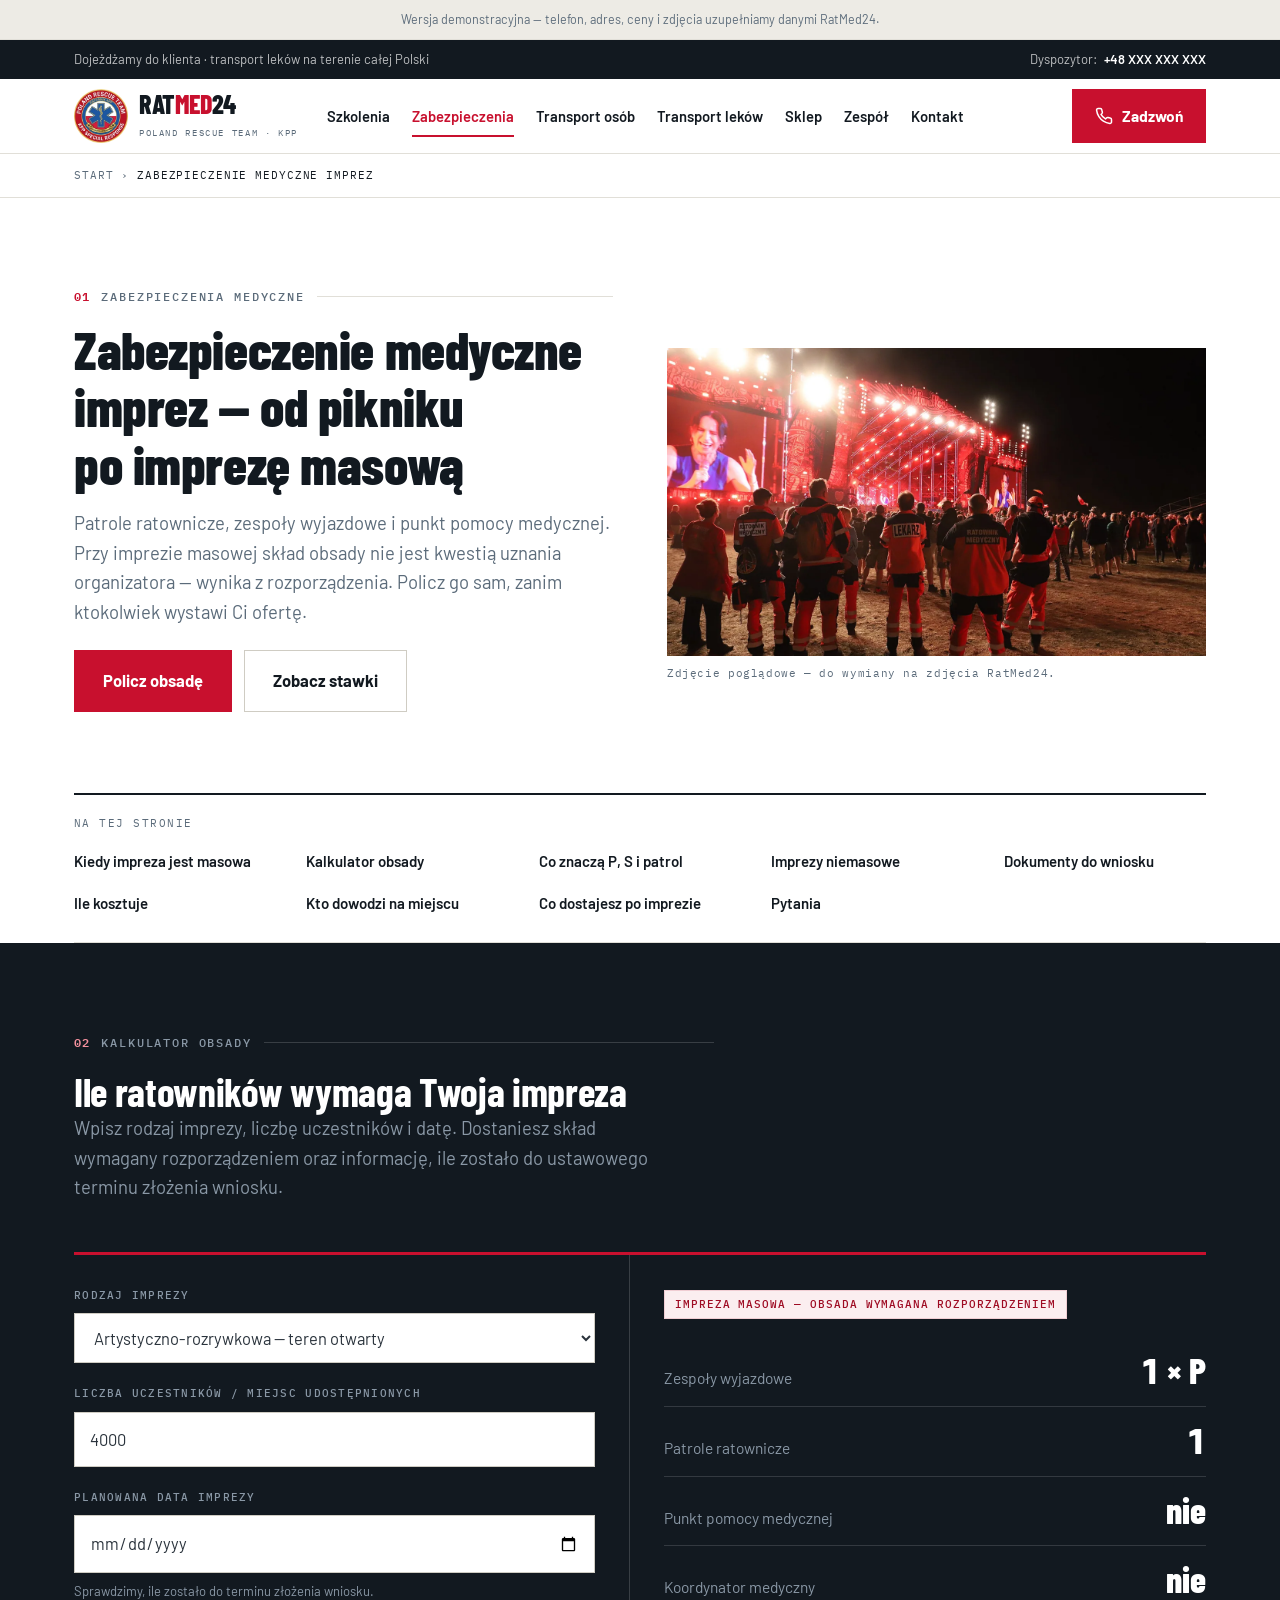
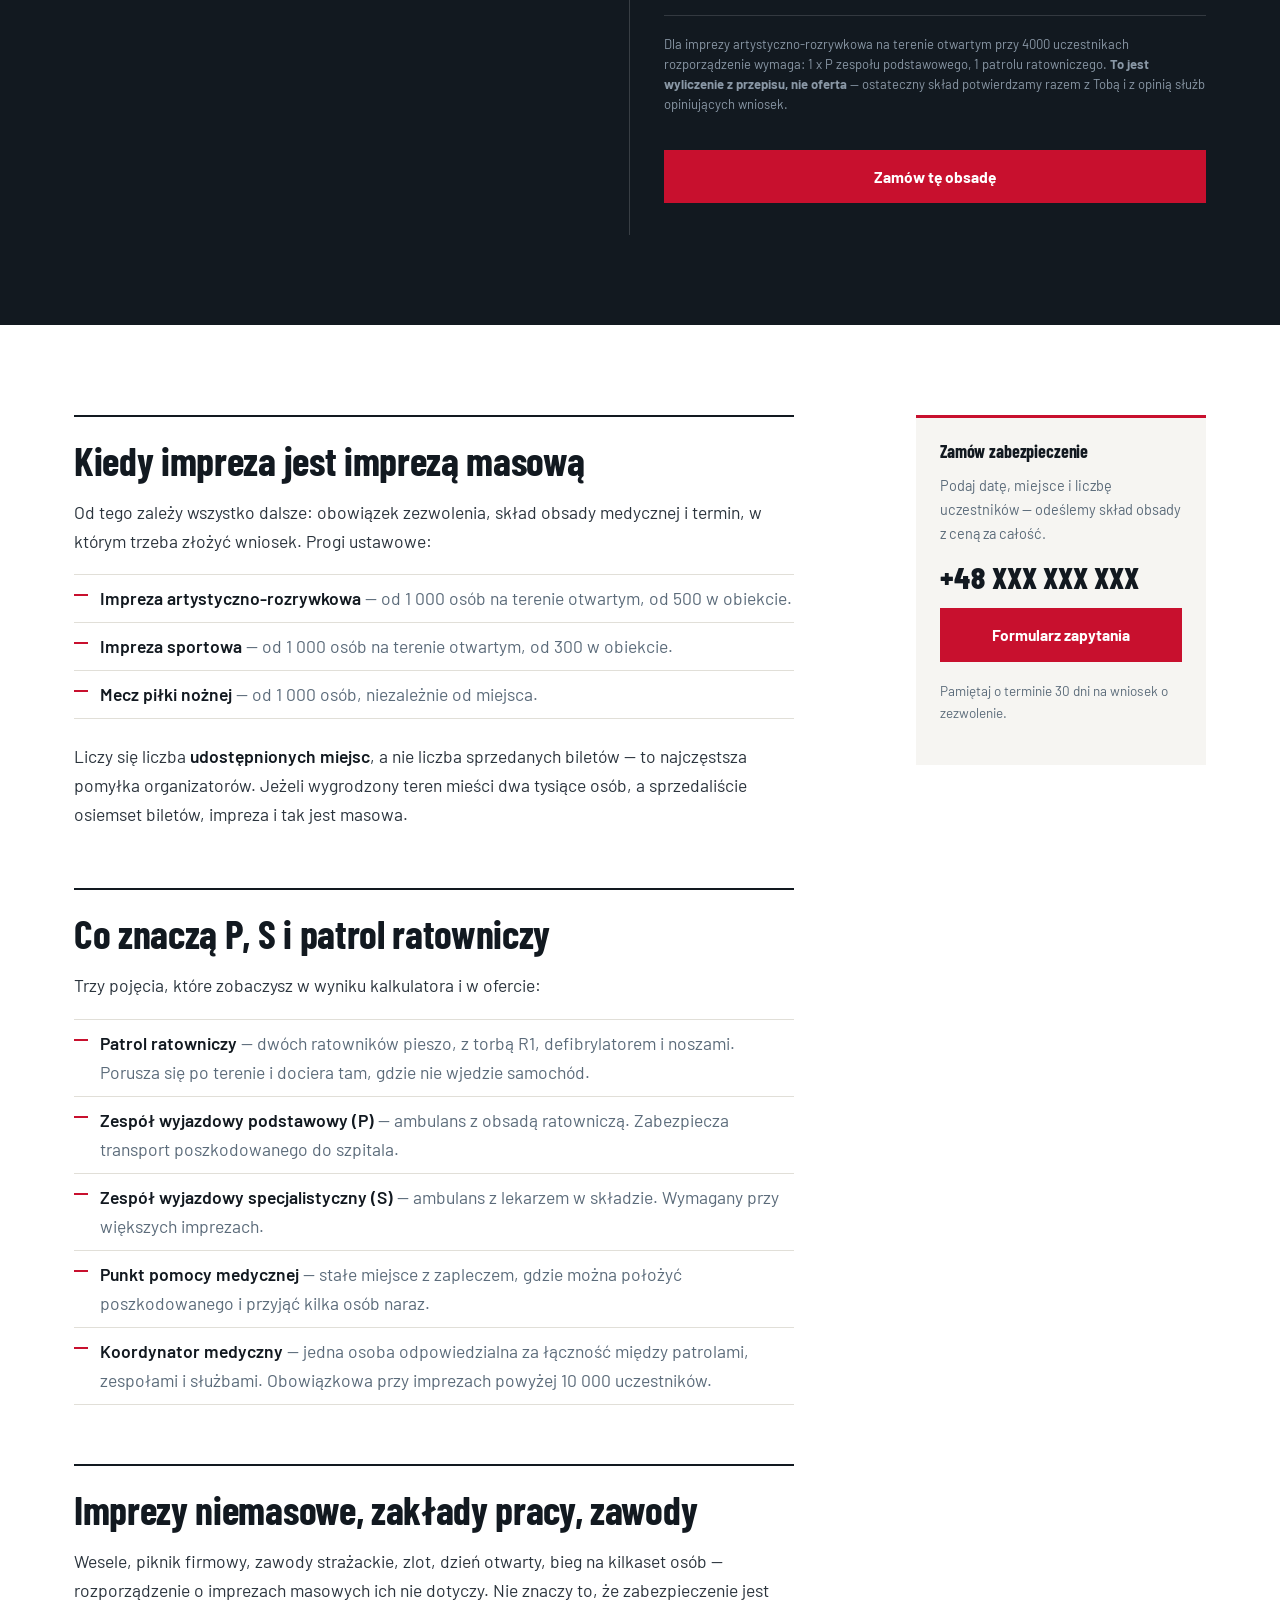
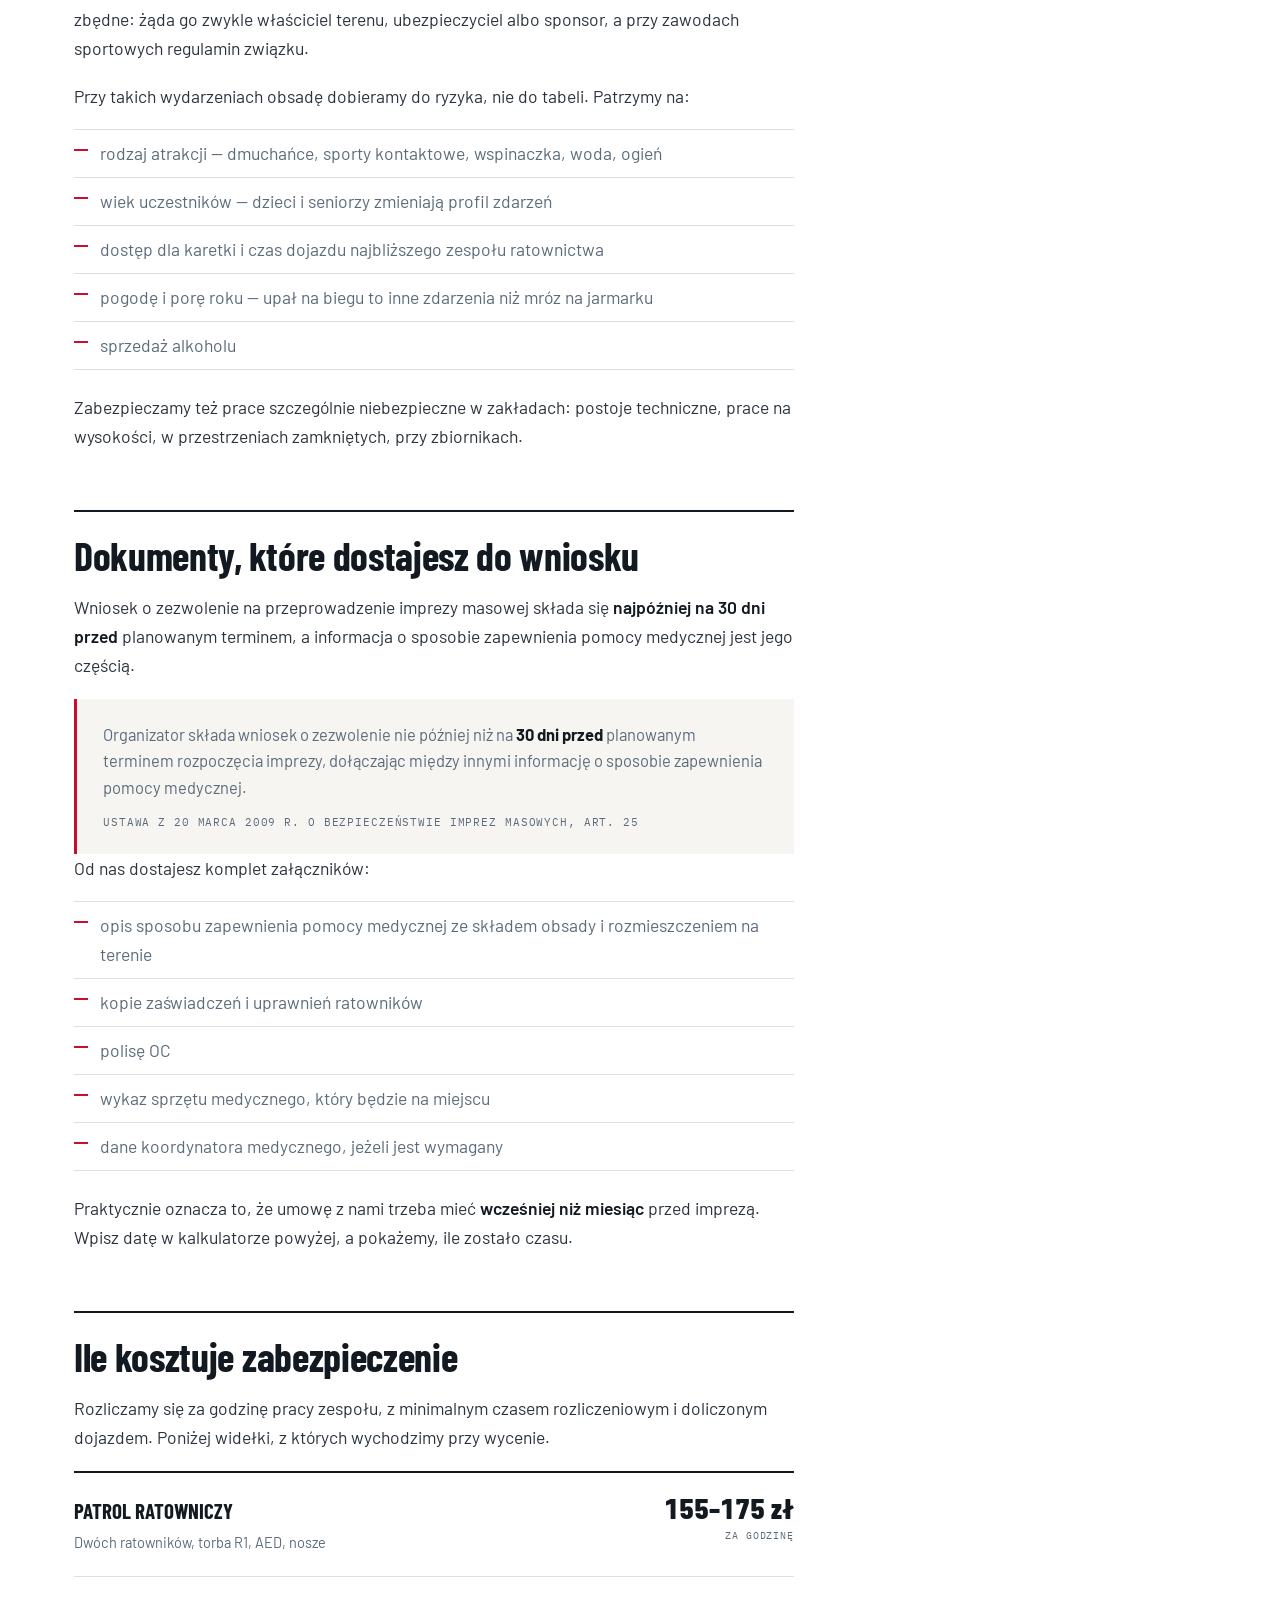
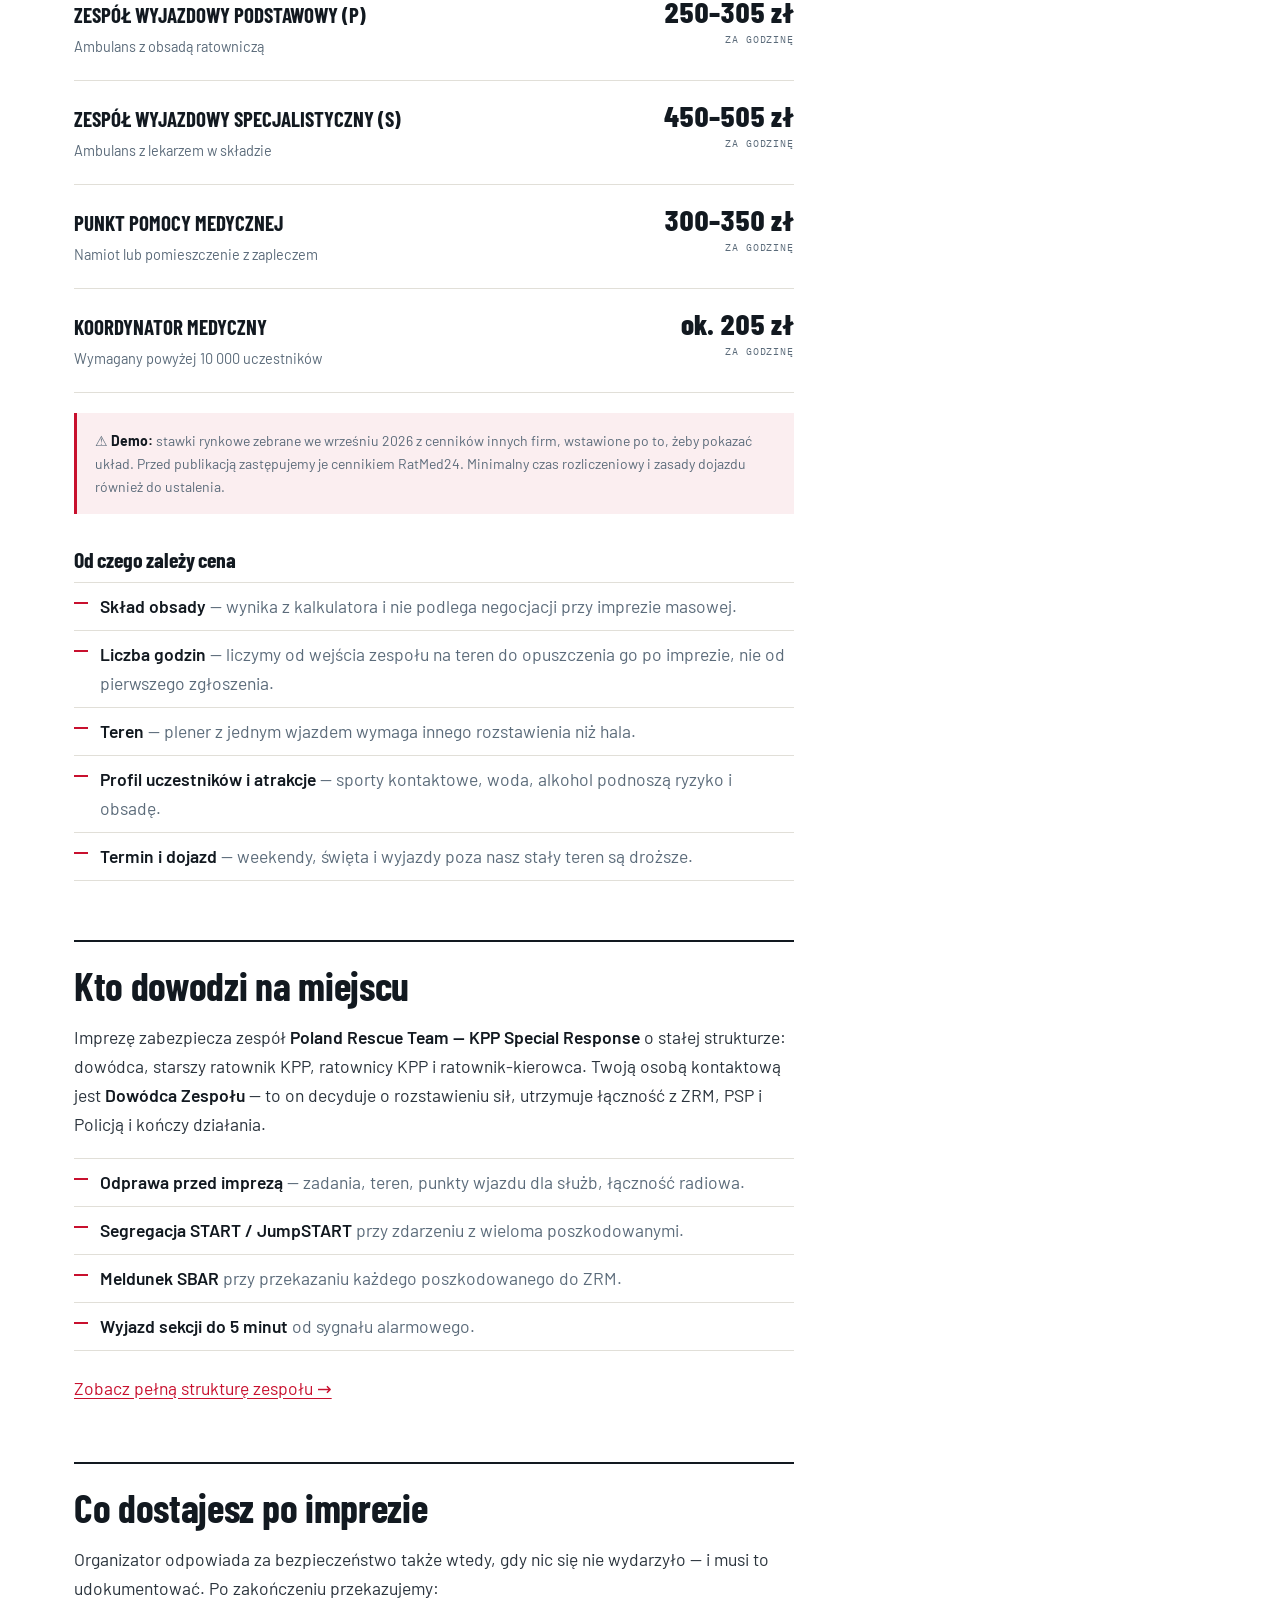
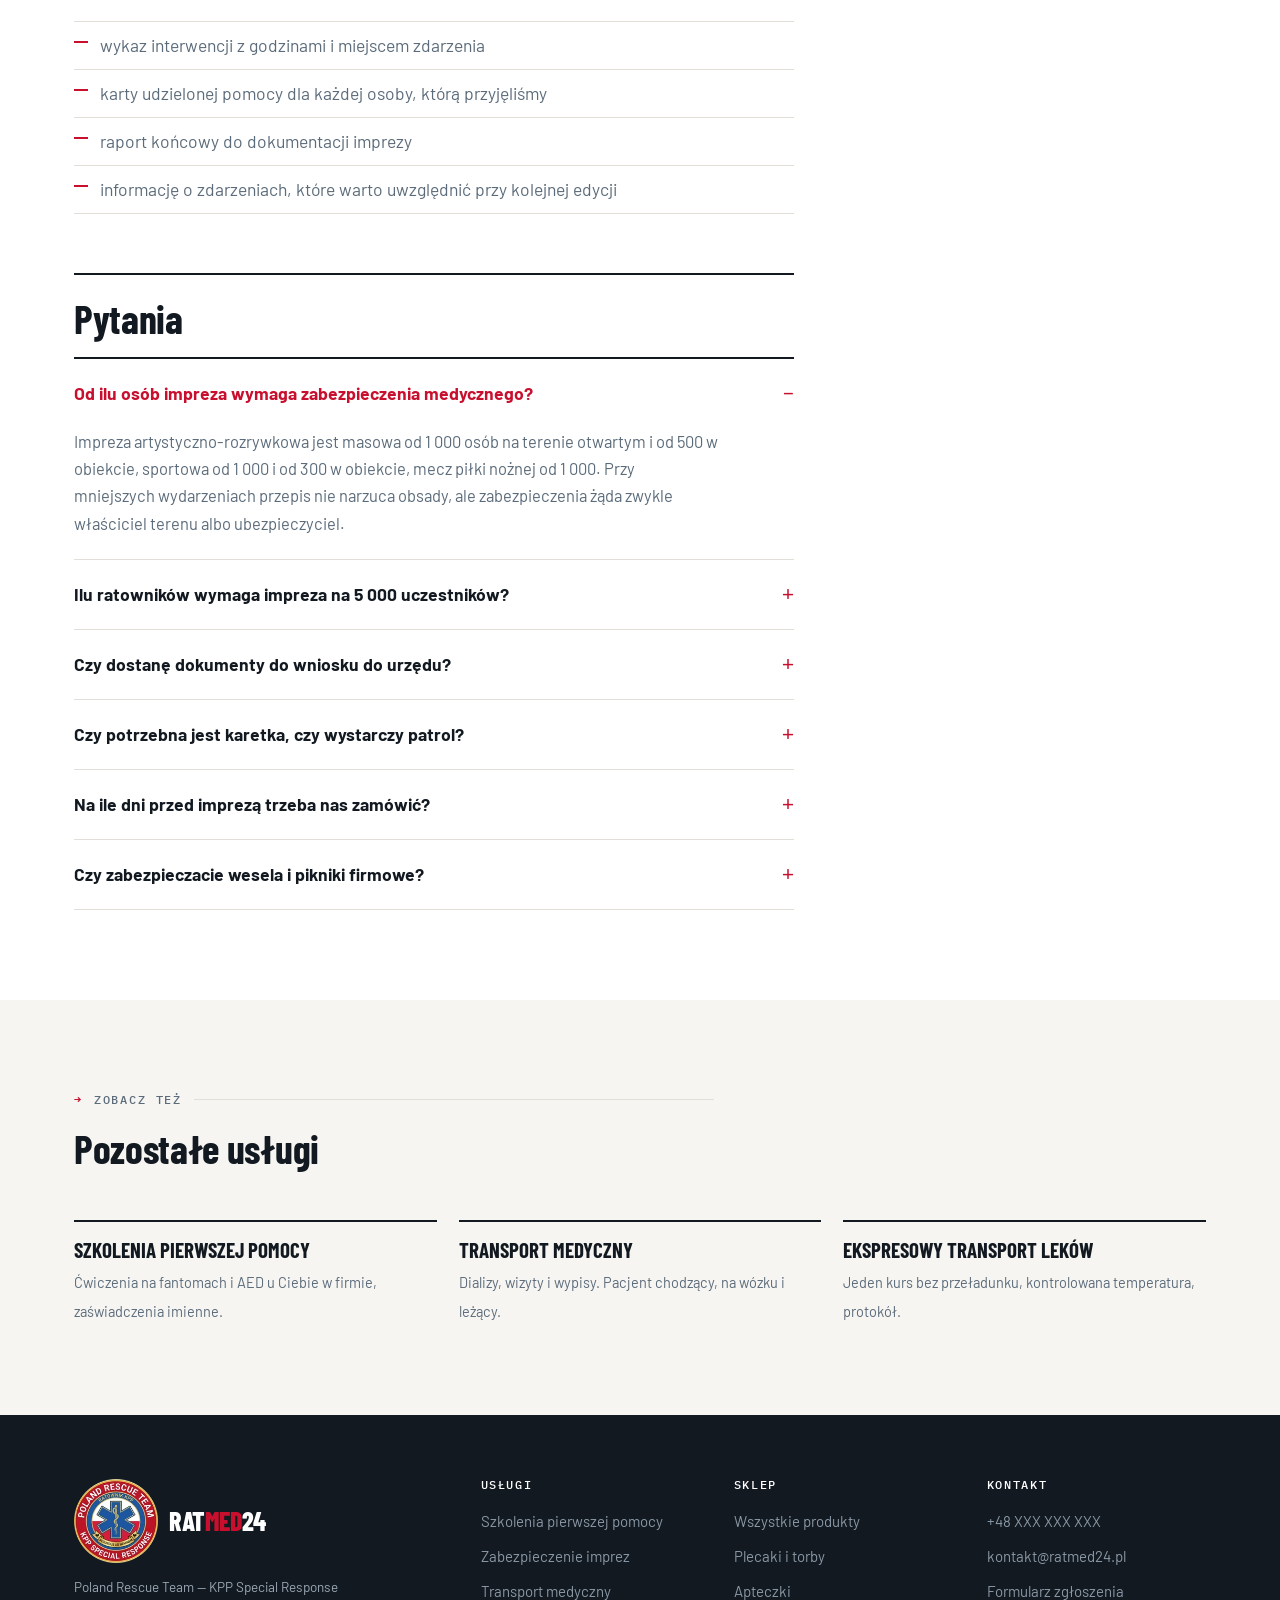
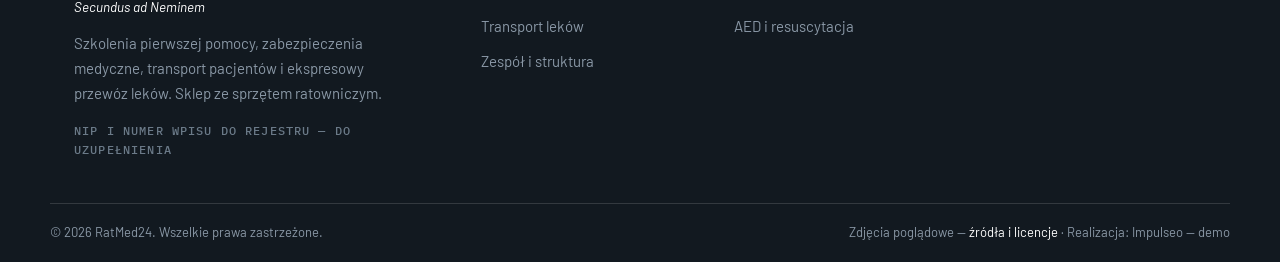
<file: zabezpieczenie-medyczne-imprez.html>
<!DOCTYPE html>
<html lang="pl">
<head>
<meta charset="utf-8">
<meta name="viewport" content="width=device-width, initial-scale=1">
<title>Zabezpieczenie medyczne imprez — ratownicy i karetka | RatMed24</title>
<meta name="description" content="Patrole ratownicze, zespoły wyjazdowe i punkt medyczny na imprezę masową i niemasową. Obsada wyliczona z rozporządzenia, dokumenty do wniosku, stawki godzinowe.">
<meta name="theme-color" content="#121920">
<meta name="robots" content="index, follow, max-image-preview:large">
<link rel="canonical" href="https://impulseo-pl.github.io/ratmed24/zabezpieczenie-medyczne-imprez.html">

<meta property="og:type" content="website">
<meta property="og:site_name" content="RatMed24">
<meta property="og:title" content="Zabezpieczenie medyczne imprez — ratownicy i karetka | RatMed24">
<meta property="og:description" content="Patrole ratownicze, zespoły wyjazdowe i punkt medyczny na imprezę masową i niemasową. Obsada wyliczona z rozporządzenia, dokumenty do wniosku, stawki godzinowe.">
<meta property="og:image" content="https://impulseo-pl.github.io/ratmed24/img/zabezpieczenia-noc.webp">
<meta property="og:url" content="https://impulseo-pl.github.io/ratmed24/zabezpieczenie-medyczne-imprez.html">
<meta property="og:locale" content="pl_PL">
<meta name="twitter:card" content="summary_large_image">

<link rel="icon" type="image/webp" href="img/logo-prt-sm.webp">
<link rel="apple-touch-icon" href="img/logo-prt-180.png">

<link rel="preconnect" href="https://fonts.googleapis.com">
<link rel="preconnect" href="https://fonts.gstatic.com" crossorigin>
<link href="https://fonts.googleapis.com/css2?family=Barlow:wght@400;500;600;700&family=Barlow+Condensed:wght@700;800&family=IBM+Plex+Mono:wght@400;500&display=swap" rel="stylesheet">
<link rel="stylesheet" href="assets/styles.css?v=5">
<link rel="preload" as="image" href="img/zabezpieczenia-noc.webp" fetchpriority="high">
<script type="application/ld+json">
{
  "@context":"https://schema.org",
  "@graph":[
    {"@type":"Service","serviceType":"Zabezpieczenie medyczne imprez",
     "provider":{"@id":"https://impulseo-pl.github.io/ratmed24/#firma"},
     "areaServed":{"@type":"Country","name":"Polska"},
     "description":"Patrole ratownicze, zespoly wyjazdowe i punkt pomocy medycznej na imprezach masowych i niemasowych. Obsada zgodna z rozporzadzeniem Ministra Zdrowia, dokumenty do wniosku o zezwolenie."},
    {"@type":"FAQPage","mainEntity":[
      {"@type":"Question","name":"Od ilu osob impreza wymaga zabezpieczenia medycznego?",
       "acceptedAnswer":{"@type":"Answer","text":"Impreza masowa to impreza artystyczno-rozrywkowa od 1000 osob na terenie otwartym i od 500 w obiekcie, sportowa od 1000 i od 300 w obiekcie, a mecz pilki noznej od 1000 niezaleznie od miejsca. Przy imprezach mniejszych przepis nie narzuca obsady, ale zabezpieczenia zada zwykle wlasciciel terenu albo ubezpieczyciel."}},
      {"@type":"Question","name":"Ilu ratownikow wymaga impreza na 5000 uczestnikow?",
       "acceptedAnswer":{"@type":"Answer","text":"Do 5000 uczestnikow rozporzadzenie wymaga jednego zespolu wyjazdowego podstawowego i jednego patrolu ratowniczego. Powyzej 5000 dochodzi zespol specjalistyczny i drugi patrol, powyzej 10000 punkt pomocy medycznej i koordynator medyczny."}},
      {"@type":"Question","name":"Czy dostane dokumenty do wniosku o zezwolenie?",
       "acceptedAnswer":{"@type":"Answer","text":"Tak. Przygotowujemy opis sposobu zapewnienia pomocy medycznej, kopie uprawnien ratownikow i polise OC. Wniosek sklada sie najpozniej na 30 dni przed impreza."}},
      {"@type":"Question","name":"Czy potrzebna jest karetka, czy wystarczy patrol?",
       "acceptedAnswer":{"@type":"Answer","text":"To zalezy od liczby uczestnikow i rodzaju imprezy. Przy mniejszych wydarzeniach zwykle wystarcza patrol ratowniczy z torba R1 i defibrylatorem. Zespol wyjazdowy jest wymagany przy imprezach masowych zgodnie z tabela z rozporzadzenia."}},
      {"@type":"Question","name":"Na ile dni przed impreza trzeba zamowic zabezpieczenie?",
       "acceptedAnswer":{"@type":"Answer","text":"Wniosek o zezwolenie na impreze masowa sklada sie najpozniej na 30 dni przed terminem, a informacja o zabezpieczeniu medycznym jest jego czescia. Umowe trzeba wiec miec wczesniej niz miesiac przed wydarzeniem."}},
      {"@type":"Question","name":"Co dostaje organizator po imprezie?",
       "acceptedAnswer":{"@type":"Answer","text":"Wykaz interwencji z godzinami, karty udzielonej pomocy i raport koncowy do dokumentacji imprezy. Organizator odpowiada za bezpieczenstwo takze wtedy, gdy nic sie nie wydarzylo, i musi to udokumentowac."}}
    ]}
  ]
}
</script>
</head>
<body>

<a class="przeskocz" href="#tresc">Przejdź do treści</a>

<div class="demo-pas">
  <div class="wrap">Wersja demonstracyjna — telefon, adres, ceny i zdjęcia uzupełniamy danymi RatMed24.</div>
</div>

<div class="gorny">
  <div class="wrap gorny__rzad">
    <span class="gorny__poz">Dojeżdżamy do klienta · transport leków na terenie całej Polski</span>
    <span class="gorny__poz">Dyspozytor: <a href="tel:+48000000000">+48 XXX XXX XXX</a></span>
  </div>
</div>

<header class="nawigacja">
  <div class="wrap nawigacja__rzad">
    <a href="index.html" class="logo" aria-label="RatMed24 — strona główna">
      <img class="logo__znak" src="img/logo-prt-sm.webp" width="160" height="160" alt="" decoding="async">
      <span>
        <span class="logo__nazwa">Rat<span>Med</span>24</span>
        <span class="logo__pod">Poland Rescue Team · KPP</span>
      </span>
    </a>

    <nav aria-label="Menu główne">
      <ul class="menu" id="menu">
        <li><a href="szkolenia-pierwszej-pomocy.html">Szkolenia</a></li>
        <li><a href="zabezpieczenie-medyczne-imprez.html" aria-current="page">Zabezpieczenia</a></li>
        <li><a href="transport-medyczny.html">Transport osób</a></li>
        <li><a href="transport-lekow.html">Transport leków</a></li>
        <li><a href="sklep.html">Sklep</a></li>
        <li><a href="zespol.html">Zespół</a></li>
        <li><a href="index.html#kontakt">Kontakt</a></li>
      </ul>
    </nav>

    <div class="nawigacja__akcja">
      <a class="guzik guzik--czerwony" href="tel:+48000000000"><svg viewBox="0 0 24 24" fill="none" stroke="currentColor" stroke-width="2" stroke-linecap="round" stroke-linejoin="round"><path d="M22 16.9v3a2 2 0 0 1-2.2 2 19.8 19.8 0 0 1-8.6-3.1 19.5 19.5 0 0 1-6-6A19.8 19.8 0 0 1 2.1 4.2 2 2 0 0 1 4.1 2h3a2 2 0 0 1 2 1.7c.1 1 .3 1.9.6 2.8a2 2 0 0 1-.4 2.1L8 9.9a16 16 0 0 0 6 6l1.3-1.3a2 2 0 0 1 2.1-.5c.9.3 1.8.5 2.8.6a2 2 0 0 1 1.8 2.1z"/></svg>Zadzwoń</a>
      <button class="hamburger" id="hamburger" aria-label="Menu" aria-expanded="false">
        <svg viewBox="0 0 24 24" fill="none" stroke="currentColor" stroke-width="2" stroke-linecap="round"><path d="M3 6h18M3 12h18M3 18h18"/></svg>
      </button>
    </div>
  </div>
</header>

<nav class="okruchy" aria-label="Okruszki"><div class="wrap"><a href="index.html">Start</a> › <span aria-current="page">Zabezpieczenie medyczne imprez</span></div></nav>
<script type="application/ld+json">{"@context":"https://schema.org","@type":"BreadcrumbList","itemListElement":[{"@type":"ListItem","position":1,"name":"Start","item":"https://impulseo-pl.github.io/ratmed24/index.html"},{"@type":"ListItem","position":2,"name":"Zabezpieczenie medyczne imprez"}]}</script>

<main id="tresc">

<section class="sekcja" style="border-top:none; padding-bottom:0">
  <div class="wrap">
    <div class="dwie">
      <div>
        <span class="nad" data-nr="01">Zabezpieczenia medyczne</span>
        <h1>Zabezpieczenie medyczne imprez — od pikniku po imprezę masową</h1>
        <p class="olowek">
          Patrole ratownicze, zespoły wyjazdowe i punkt pomocy medycznej. Przy imprezie masowej
          skład obsady nie jest kwestią uznania organizatora — wynika z rozporządzenia.
          Policz go sam, zanim ktokolwiek wystawi Ci ofertę.
        </p>
        <div class="hero3__akcje" style="margin-top:24px">
          <a class="guzik guzik--czerwony guzik--duzy" href="#kalkulator">Policz obsadę</a>
          <a class="guzik guzik--obrys guzik--duzy" href="#cennik">Zobacz stawki</a>
        </div>
      </div>
      <figure class="foto">
        <picture>
          <source media="(max-width:700px)" srcset="img/zabezpieczenia-noc-sm.webp">
          <img src="img/zabezpieczenia-noc.webp" alt="Ratownicy medyczni podczas zabezpieczenia koncertu" width="1400" height="800">
        </picture>
        <figcaption>Zdjęcie poglądowe — do wymiany na zdjęcia RatMed24.</figcaption>
      </figure>
    </div>
  </div>
</section>

<section class="sekcja" style="border-top:none; padding-top:clamp(36px,4vw,54px); padding-bottom:0">
  <div class="wrap">
    <nav class="spis" aria-label="Spis treści">
      <span class="spis__tytul">Na tej stronie</span>
      <a href="#masowa">Kiedy impreza jest masowa</a>
      <a href="#kalkulator">Kalkulator obsady</a>
      <a href="#sklad">Co znaczą P, S i patrol</a>
      <a href="#niemasowe">Imprezy niemasowe</a>
      <a href="#dokumenty">Dokumenty do wniosku</a>
      <a href="#cennik">Ile kosztuje</a>
      <a href="#zespol">Kto dowodzi na miejscu</a>
      <a href="#po">Co dostajesz po imprezie</a>
      <a href="#faq">Pytania</a>
    </nav>
  </div>
</section>

<!-- ======================= KALKULATOR ======================= -->
<section class="sekcja sekcja--ciemna" id="kalkulator">
  <div class="wrap">
    <div class="naglowek">
      <span class="nad nad--jasny" data-nr="02">Kalkulator obsady</span>
      <h2>Ile ratowników wymaga Twoja impreza</h2>
      <p class="olowek">
        Wpisz rodzaj imprezy, liczbę uczestników i datę. Dostaniesz skład wymagany
        rozporządzeniem oraz informację, ile zostało do ustawowego terminu złożenia wniosku.
      </p>
    </div>

    <div class="kalk">
      <div class="kalk__wejscie">
        <div class="pole">
          <label for="typ">Rodzaj imprezy</label>
          <select id="typ">
            <option value="art-otwarta">Artystyczno-rozrywkowa — teren otwarty</option>
            <option value="art-obiekt">Artystyczno-rozrywkowa — obiekt (hala, stadion)</option>
            <option value="sport-otwarta">Sportowa — teren otwarty</option>
            <option value="sport-obiekt">Sportowa — obiekt</option>
            <option value="mecz">Mecz piłki nożnej</option>
          </select>
        </div>
        <div class="pole">
          <label for="ludzie">Liczba uczestników / miejsc udostępnionych</label>
          <input type="number" id="ludzie" min="0" max="200000" step="50" value="4000" inputmode="numeric">
        </div>
        <div class="pole">
          <label for="data">Planowana data imprezy</label>
          <input type="date" id="data">
          <p class="pole__pomoc">Sprawdzimy, ile zostało do terminu złożenia wniosku.</p>
        </div>
      </div>

      <div class="kalk__wynik">
        <p id="status" class="plakietka plakietka--ciemna" style="margin-bottom:18px">Uzupełnij dane</p>
        <div class="wynik__poz"><span>Zespoły wyjazdowe</span><b id="w-zespoly">—</b></div>
        <div class="wynik__poz"><span>Patrole ratownicze</span><b id="w-patrole">—</b></div>
        <div class="wynik__poz"><span>Punkt pomocy medycznej</span><b id="w-punkt">—</b></div>
        <div class="wynik__poz"><span>Koordynator medyczny</span><b id="w-koordynator">—</b></div>
        <p class="wynik__stopka" id="opis">
          Progi z rozporządzenia Ministra Zdrowia z 6 lutego 2012 r. (Dz.U. 2012 poz. 181).
          To wyliczenie z przepisu, nie oferta.
        </p>
        <p id="termin" class="plakietka plakietka--limonka" style="margin-top:18px; display:none"></p>
        <a class="guzik guzik--czerwony guzik--pelny" href="index.html#kontakt" style="margin-top:22px">Zamów tę obsadę</a>
      </div>
    </div>
  </div>
</section>

<section class="sekcja">
  <div class="wrap podklad">
    <div class="tresc">

      <h2 id="masowa">Kiedy impreza jest imprezą masową</h2>
      <p>
        Od tego zależy wszystko dalsze: obowiązek zezwolenia, skład obsady medycznej i termin,
        w którym trzeba złożyć wniosek. Progi ustawowe:
      </p>
      <ul>
        <li><strong>Impreza artystyczno-rozrywkowa</strong> — od 1 000 osób na terenie otwartym, od 500 w obiekcie.</li>
        <li><strong>Impreza sportowa</strong> — od 1 000 osób na terenie otwartym, od 300 w obiekcie.</li>
        <li><strong>Mecz piłki nożnej</strong> — od 1 000 osób, niezależnie od miejsca.</li>
      </ul>
      <p>
        Liczy się liczba <strong>udostępnionych miejsc</strong>, a nie liczba sprzedanych biletów —
        to najczęstsza pomyłka organizatorów. Jeżeli wygrodzony teren mieści dwa tysiące osób,
        a sprzedaliście osiemset biletów, impreza i tak jest masowa.
      </p>

      <h2 id="sklad">Co znaczą P, S i patrol ratowniczy</h2>
      <p>Trzy pojęcia, które zobaczysz w wyniku kalkulatora i w ofercie:</p>
      <ul>
        <li><strong>Patrol ratowniczy</strong> — dwóch ratowników pieszo, z torbą R1, defibrylatorem i noszami. Porusza się po terenie i dociera tam, gdzie nie wjedzie samochód.</li>
        <li><strong>Zespół wyjazdowy podstawowy (P)</strong> — ambulans z obsadą ratowniczą. Zabezpiecza transport poszkodowanego do szpitala.</li>
        <li><strong>Zespół wyjazdowy specjalistyczny (S)</strong> — ambulans z lekarzem w składzie. Wymagany przy większych imprezach.</li>
        <li><strong>Punkt pomocy medycznej</strong> — stałe miejsce z zapleczem, gdzie można położyć poszkodowanego i przyjąć kilka osób naraz.</li>
        <li><strong>Koordynator medyczny</strong> — jedna osoba odpowiedzialna za łączność między patrolami, zespołami i służbami. Obowiązkowa przy imprezach powyżej 10 000 uczestników.</li>
      </ul>

      <h2 id="niemasowe">Imprezy niemasowe, zakłady pracy, zawody</h2>
      <p>
        Wesele, piknik firmowy, zawody strażackie, zlot, dzień otwarty, bieg na kilkaset osób —
        rozporządzenie o imprezach masowych ich nie dotyczy. Nie znaczy to, że zabezpieczenie
        jest zbędne: żąda go zwykle właściciel terenu, ubezpieczyciel albo sponsor, a przy
        zawodach sportowych regulamin związku.
      </p>
      <p>Przy takich wydarzeniach obsadę dobieramy do ryzyka, nie do tabeli. Patrzymy na:</p>
      <ul>
        <li>rodzaj atrakcji — dmuchańce, sporty kontaktowe, wspinaczka, woda, ogień</li>
        <li>wiek uczestników — dzieci i seniorzy zmieniają profil zdarzeń</li>
        <li>dostęp dla karetki i czas dojazdu najbliższego zespołu ratownictwa</li>
        <li>pogodę i porę roku — upał na biegu to inne zdarzenia niż mróz na jarmarku</li>
        <li>sprzedaż alkoholu</li>
      </ul>
      <p>
        Zabezpieczamy też prace szczególnie niebezpieczne w zakładach: postoje techniczne,
        prace na wysokości, w przestrzeniach zamkniętych, przy zbiornikach.
      </p>

      <h2 id="dokumenty">Dokumenty, które dostajesz do wniosku</h2>
      <p>
        Wniosek o zezwolenie na przeprowadzenie imprezy masowej składa się
        <strong>najpóźniej na 30 dni przed</strong> planowanym terminem, a informacja
        o sposobie zapewnienia pomocy medycznej jest jego częścią.
      </p>
      <div class="przepis">
        Organizator składa wniosek o zezwolenie nie później niż na <b>30 dni przed</b> planowanym
        terminem rozpoczęcia imprezy, dołączając między innymi informację o sposobie zapewnienia
        pomocy medycznej.
        <span class="przepis__zrodlo">Ustawa z 20 marca 2009 r. o bezpieczeństwie imprez masowych, art. 25</span>
      </div>
      <p>Od nas dostajesz komplet załączników:</p>
      <ul>
        <li>opis sposobu zapewnienia pomocy medycznej ze składem obsady i rozmieszczeniem na terenie</li>
        <li>kopie zaświadczeń i uprawnień ratowników</li>
        <li>polisę OC</li>
        <li>wykaz sprzętu medycznego, który będzie na miejscu</li>
        <li>dane koordynatora medycznego, jeżeli jest wymagany</li>
      </ul>
      <p>
        Praktycznie oznacza to, że umowę z nami trzeba mieć <strong>wcześniej niż miesiąc</strong>
        przed imprezą. Wpisz datę w kalkulatorze powyżej, a pokażemy, ile zostało czasu.
      </p>

      <h2 id="cennik">Ile kosztuje zabezpieczenie</h2>
      <p>
        Rozliczamy się za godzinę pracy zespołu, z minimalnym czasem rozliczeniowym i doliczonym
        dojazdem. Poniżej widełki, z których wychodzimy przy wycenie.
      </p>

      <div class="cennik">
        <div class="cennik__wiersz">
          <div class="cennik__nazwa"><b>Patrol ratowniczy</b><span>Dwóch ratowników, torba R1, AED, nosze</span></div>
          <div class="cennik__cena"><b>155–175 zł</b><small>za godzinę</small></div>
        </div>
        <div class="cennik__wiersz">
          <div class="cennik__nazwa"><b>Zespół wyjazdowy podstawowy (P)</b><span>Ambulans z obsadą ratowniczą</span></div>
          <div class="cennik__cena"><b>250–305 zł</b><small>za godzinę</small></div>
        </div>
        <div class="cennik__wiersz">
          <div class="cennik__nazwa"><b>Zespół wyjazdowy specjalistyczny (S)</b><span>Ambulans z lekarzem w składzie</span></div>
          <div class="cennik__cena"><b>450–505 zł</b><small>za godzinę</small></div>
        </div>
        <div class="cennik__wiersz">
          <div class="cennik__nazwa"><b>Punkt pomocy medycznej</b><span>Namiot lub pomieszczenie z zapleczem</span></div>
          <div class="cennik__cena"><b>300–350 zł</b><small>za godzinę</small></div>
        </div>
        <div class="cennik__wiersz">
          <div class="cennik__nazwa"><b>Koordynator medyczny</b><span>Wymagany powyżej 10 000 uczestników</span></div>
          <div class="cennik__cena"><b>ok. 205 zł</b><small>za godzinę</small></div>
        </div>
        <div class="cennik__nota">
          ⚠️ <b>Demo:</b> stawki rynkowe zebrane we wrześniu 2026 z cenników innych firm,
          wstawione po to, żeby pokazać układ. Przed publikacją zastępujemy je cennikiem RatMed24.
          Minimalny czas rozliczeniowy i zasady dojazdu również do ustalenia.
        </div>
      </div>

      <h3>Od czego zależy cena</h3>
      <ul>
        <li><strong>Skład obsady</strong> — wynika z kalkulatora i nie podlega negocjacji przy imprezie masowej.</li>
        <li><strong>Liczba godzin</strong> — liczymy od wejścia zespołu na teren do opuszczenia go po imprezie, nie od pierwszego zgłoszenia.</li>
        <li><strong>Teren</strong> — plener z jednym wjazdem wymaga innego rozstawienia niż hala.</li>
        <li><strong>Profil uczestników i atrakcje</strong> — sporty kontaktowe, woda, alkohol podnoszą ryzyko i obsadę.</li>
        <li><strong>Termin i dojazd</strong> — weekendy, święta i wyjazdy poza nasz stały teren są droższe.</li>
      </ul>

      <h2 id="zespol">Kto dowodzi na miejscu</h2>
      <p>
        Imprezę zabezpiecza zespół <strong>Poland Rescue Team — KPP Special Response</strong>
        o stałej strukturze: dowódca, starszy ratownik KPP, ratownicy KPP i ratownik-kierowca.
        Twoją osobą kontaktową jest <strong>Dowódca Zespołu</strong> — to on decyduje
        o rozstawieniu sił, utrzymuje łączność z ZRM, PSP i Policją i kończy działania.
      </p>
      <ul>
        <li><strong>Odprawa przed imprezą</strong> — zadania, teren, punkty wjazdu dla służb, łączność radiowa.</li>
        <li><strong>Segregacja START / JumpSTART</strong> przy zdarzeniu z wieloma poszkodowanymi.</li>
        <li><strong>Meldunek SBAR</strong> przy przekazaniu każdego poszkodowanego do ZRM.</li>
        <li><strong>Wyjazd sekcji do 5 minut</strong> od sygnału alarmowego.</li>
      </ul>
      <p><a href="zespol.html">Zobacz pełną strukturę zespołu →</a></p>

      <h2 id="po">Co dostajesz po imprezie</h2>
      <p>
        Organizator odpowiada za bezpieczeństwo także wtedy, gdy nic się nie wydarzyło —
        i musi to udokumentować. Po zakończeniu przekazujemy:
      </p>
      <ul>
        <li>wykaz interwencji z godzinami i miejscem zdarzenia</li>
        <li>karty udzielonej pomocy dla każdej osoby, którą przyjęliśmy</li>
        <li>raport końcowy do dokumentacji imprezy</li>
        <li>informację o zdarzeniach, które warto uwzględnić przy kolejnej edycji</li>
      </ul>

      <h2 id="faq">Pytania</h2>
      <div class="faq">
        <details open>
          <summary>Od ilu osób impreza wymaga zabezpieczenia medycznego?</summary>
          <div class="faq__tresc">
            Impreza artystyczno-rozrywkowa jest masowa od 1 000 osób na terenie otwartym i od 500
            w obiekcie, sportowa od 1 000 i od 300 w obiekcie, mecz piłki nożnej od 1 000.
            Przy mniejszych wydarzeniach przepis nie narzuca obsady, ale zabezpieczenia żąda zwykle
            właściciel terenu albo ubezpieczyciel.
          </div>
        </details>
        <details>
          <summary>Ilu ratowników wymaga impreza na 5 000 uczestników?</summary>
          <div class="faq__tresc">
            Do 5 000 uczestników rozporządzenie wymaga jednego zespołu wyjazdowego podstawowego
            i jednego patrolu ratowniczego. Powyżej dochodzi zespół specjalistyczny i drugi patrol,
            a powyżej 10 000 — punkt pomocy medycznej i koordynator medyczny.
            <a href="#kalkulator">Policz to dla swojej liczby uczestników</a>.
          </div>
        </details>
        <details>
          <summary>Czy dostanę dokumenty do wniosku do urzędu?</summary>
          <div class="faq__tresc">
            Tak: opis sposobu zapewnienia pomocy medycznej, kopie uprawnień ratowników, polisę OC
            i wykaz sprzętu. Wniosek składa się najpóźniej na 30 dni przed imprezą.
          </div>
        </details>
        <details>
          <summary>Czy potrzebna jest karetka, czy wystarczy patrol?</summary>
          <div class="faq__tresc">
            Przy imprezie masowej decyduje tabela z rozporządzenia. Przy mniejszych wydarzeniach
            zwykle wystarczy patrol ratowniczy z torbą R1 i defibrylatorem, a ambulans zamawia się
            wtedy, gdy dojazd zespołu ratownictwa medycznego na teren jest utrudniony.
          </div>
        </details>
        <details>
          <summary>Na ile dni przed imprezą trzeba nas zamówić?</summary>
          <div class="faq__tresc">
            Im wcześniej, tym lepiej — sezon letni rezerwuje się z kilkumiesięcznym wyprzedzeniem.
            Formalnie granicą jest 30 dni przed imprezą, bo tyle wynosi termin złożenia wniosku,
            którego częścią jest informacja o zabezpieczeniu.
          </div>
        </details>
        <details>
          <summary>Czy zabezpieczacie wesela i pikniki firmowe?</summary>
          <div class="faq__tresc">
            Tak. To imprezy niemasowe, więc obsadę dobieramy do ryzyka: liczby gości, atrakcji,
            dostępu dla karetki i tego, czy jest alkohol. Zwykle wystarczy patrol z pełnym zestawem.
          </div>
        </details>
      </div>
    </div>

    <aside class="bok">
      <h4>Zamów zabezpieczenie</h4>
      <p>Podaj datę, miejsce i liczbę uczestników — odeślemy skład obsady z ceną za całość.</p>
      <a class="bok__tel" href="tel:+48000000000">+48 XXX XXX XXX</a>
      <a class="guzik guzik--czerwony guzik--pelny" href="index.html#kontakt">Formularz zapytania</a>
      <p style="margin-top:18px; font-size:13.5px">
        Pamiętaj o terminie 30 dni na wniosek o zezwolenie.
      </p>
    </aside>
  </div>
</section>

<section class="sekcja sekcja--tlo">
  <div class="wrap">
    <div class="naglowek">
      <span class="nad" data-nr="→">Zobacz też</span>
      <h2>Pozostałe usługi</h2>
    </div>
    <div class="dalej">
      <a href="szkolenia-pierwszej-pomocy.html"><b>Szkolenia pierwszej pomocy</b><span>Ćwiczenia na fantomach i AED u Ciebie w firmie, zaświadczenia imienne.</span></a>
      <a href="transport-medyczny.html"><b>Transport medyczny</b><span>Dializy, wizyty i wypisy. Pacjent chodzący, na wózku i leżący.</span></a>
      <a href="transport-lekow.html"><b>Ekspresowy transport leków</b><span>Jeden kurs bez przeładunku, kontrolowana temperatura, protokół.</span></a>
    </div>
  </div>
</section>

</main>

<footer class="stopka">
  <div class="wrap stopka__rzad">
    <div>
      <div class="stopka__logo">
        <img class="stopka__znak" src="img/logo-prt-sm.webp" width="160" height="160" alt="Emblemat Poland Rescue Team — KPP Special Response" loading="lazy" decoding="async">
        <span class="logo__nazwa">Rat<span>Med</span>24</span>
      </div>
      <p class="stopka__jednostka">Poland Rescue Team — KPP Special Response<br><i>Secundus ad Neminem</i></p>
      <p style="max-width:40ch">
        Szkolenia pierwszej pomocy, zabezpieczenia medyczne, transport pacjentów
        i ekspresowy przewóz leków. Sklep ze sprzętem ratowniczym.
      </p>
      <p class="mono" style="margin-top:14px; color:#6B7A88">NIP i numer wpisu do rejestru — do uzupełnienia</p>
    </div>
    <div>
      <h4>Usługi</h4>
      <ul>
        <li><a href="szkolenia-pierwszej-pomocy.html">Szkolenia pierwszej pomocy</a></li>
        <li><a href="zabezpieczenie-medyczne-imprez.html">Zabezpieczenie imprez</a></li>
        <li><a href="transport-medyczny.html">Transport medyczny</a></li>
        <li><a href="transport-lekow.html">Transport leków</a></li>
        <li><a href="zespol.html">Zespół i struktura</a></li>
      </ul>
    </div>
    <div>
      <h4>Sklep</h4>
      <ul>
        <li><a href="sklep.html">Wszystkie produkty</a></li>
        <li><a href="sklep.html#plecaki">Plecaki i torby</a></li>
        <li><a href="sklep.html#apteczki">Apteczki</a></li>
        <li><a href="sklep.html#aed">AED i resuscytacja</a></li>
      </ul>
    </div>
    <div>
      <h4>Kontakt</h4>
      <ul>
        <li><a href="tel:+48000000000">+48 XXX XXX XXX</a></li>
        <li><a href="mailto:kontakt@ratmed24.pl">kontakt@ratmed24.pl</a></li>
        <li><a href="index.html#kontakt">Formularz zgłoszenia</a></li>
      </ul>
    </div>
  </div>
  <div class="wrap stopka__dol">
    <span>© <span id="rok">2026</span> RatMed24. Wszelkie prawa zastrzeżone.</span>
    <span>Zdjęcia poglądowe — <a href="zrodla-zdjec.html">źródła i licencje</a> · Realizacja: Impulseo — demo</span>
  </div>
</footer>

<div class="pasek-tel">
  <a href="tel:+48000000000"><svg viewBox="0 0 24 24" fill="none" stroke="currentColor" stroke-width="2" stroke-linecap="round" stroke-linejoin="round"><path d="M22 16.9v3a2 2 0 0 1-2.2 2 19.8 19.8 0 0 1-8.6-3.1 19.5 19.5 0 0 1-6-6A19.8 19.8 0 0 1 2.1 4.2 2 2 0 0 1 4.1 2h3a2 2 0 0 1 2 1.7c.1 1 .3 1.9.6 2.8a2 2 0 0 1-.4 2.1L8 9.9a16 16 0 0 0 6 6l1.3-1.3a2 2 0 0 1 2.1-.5c.9.3 1.8.5 2.8.6a2 2 0 0 1 1.8 2.1z"/></svg>Zadzwoń</a>
  <a href="index.html#kontakt">Napisz</a>
</div>

<script src="assets/app.js?v=5" defer></script>
</body>
</html>
</file>
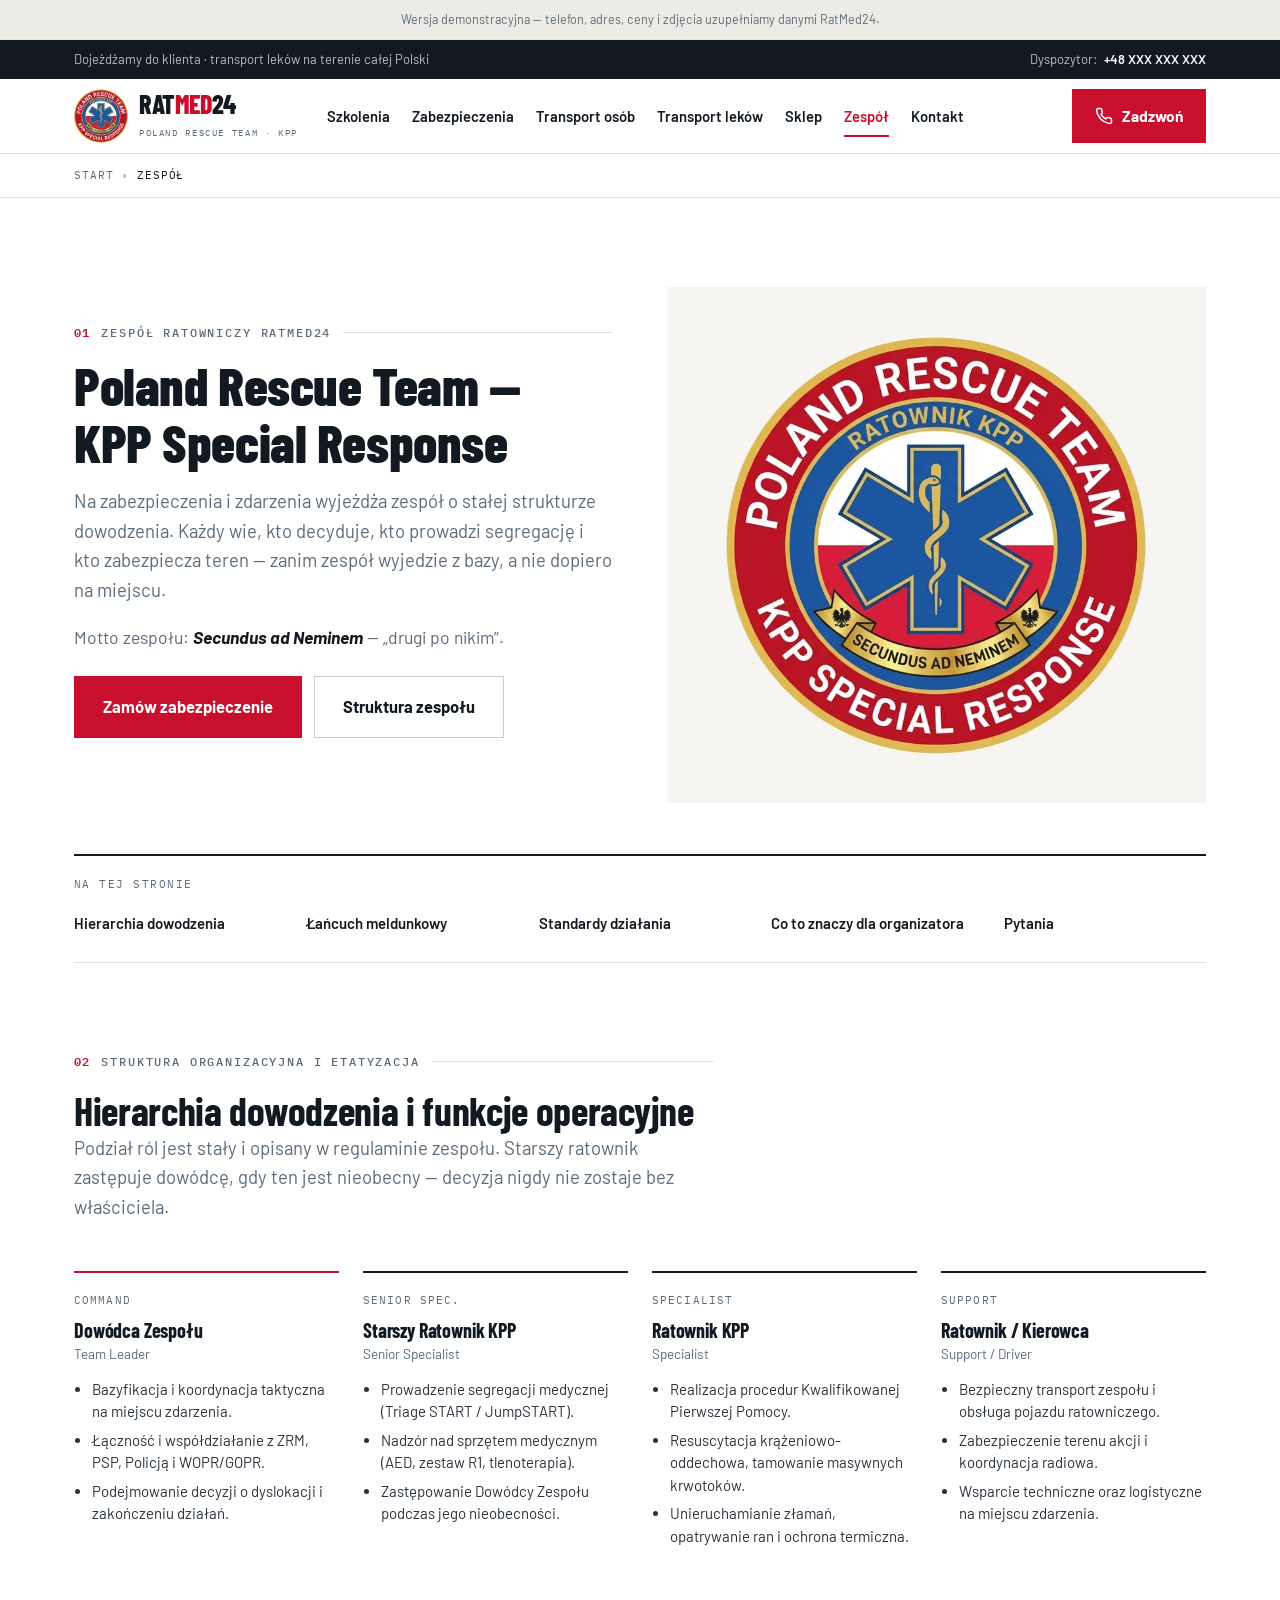
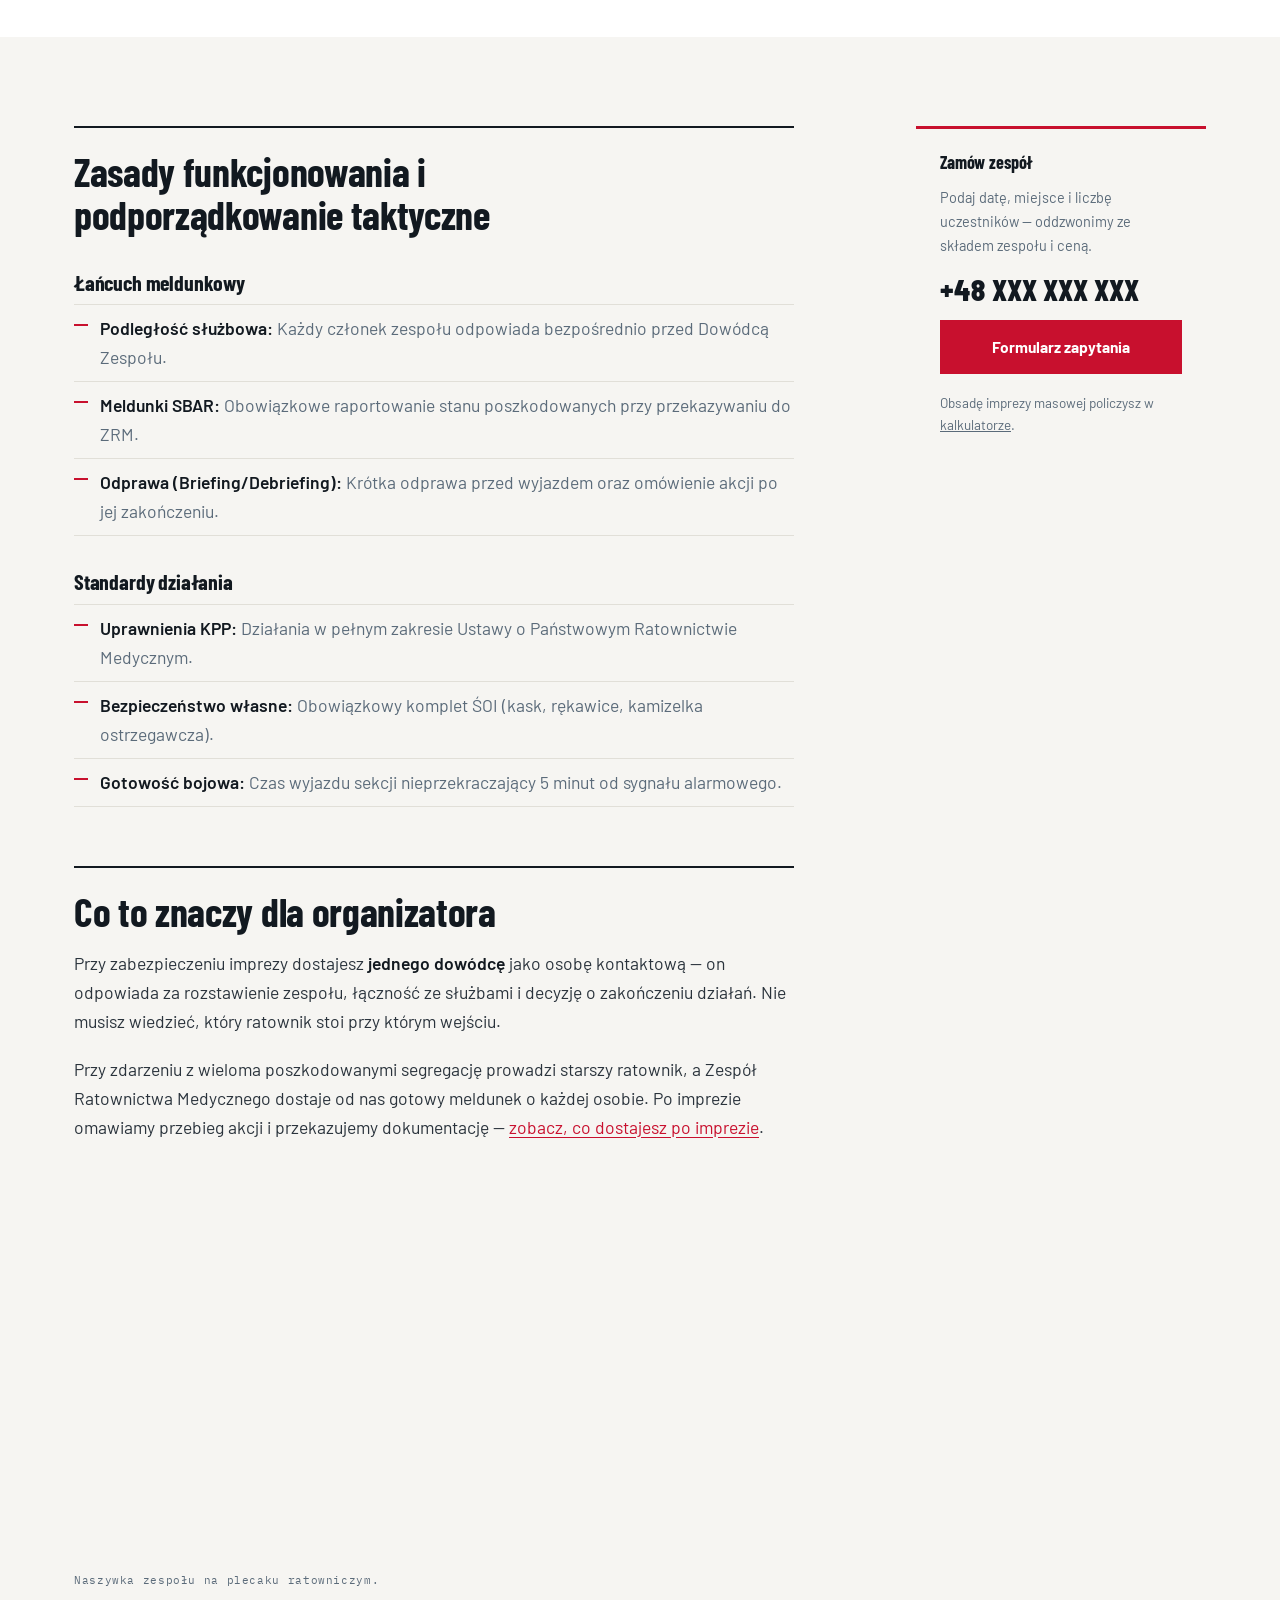
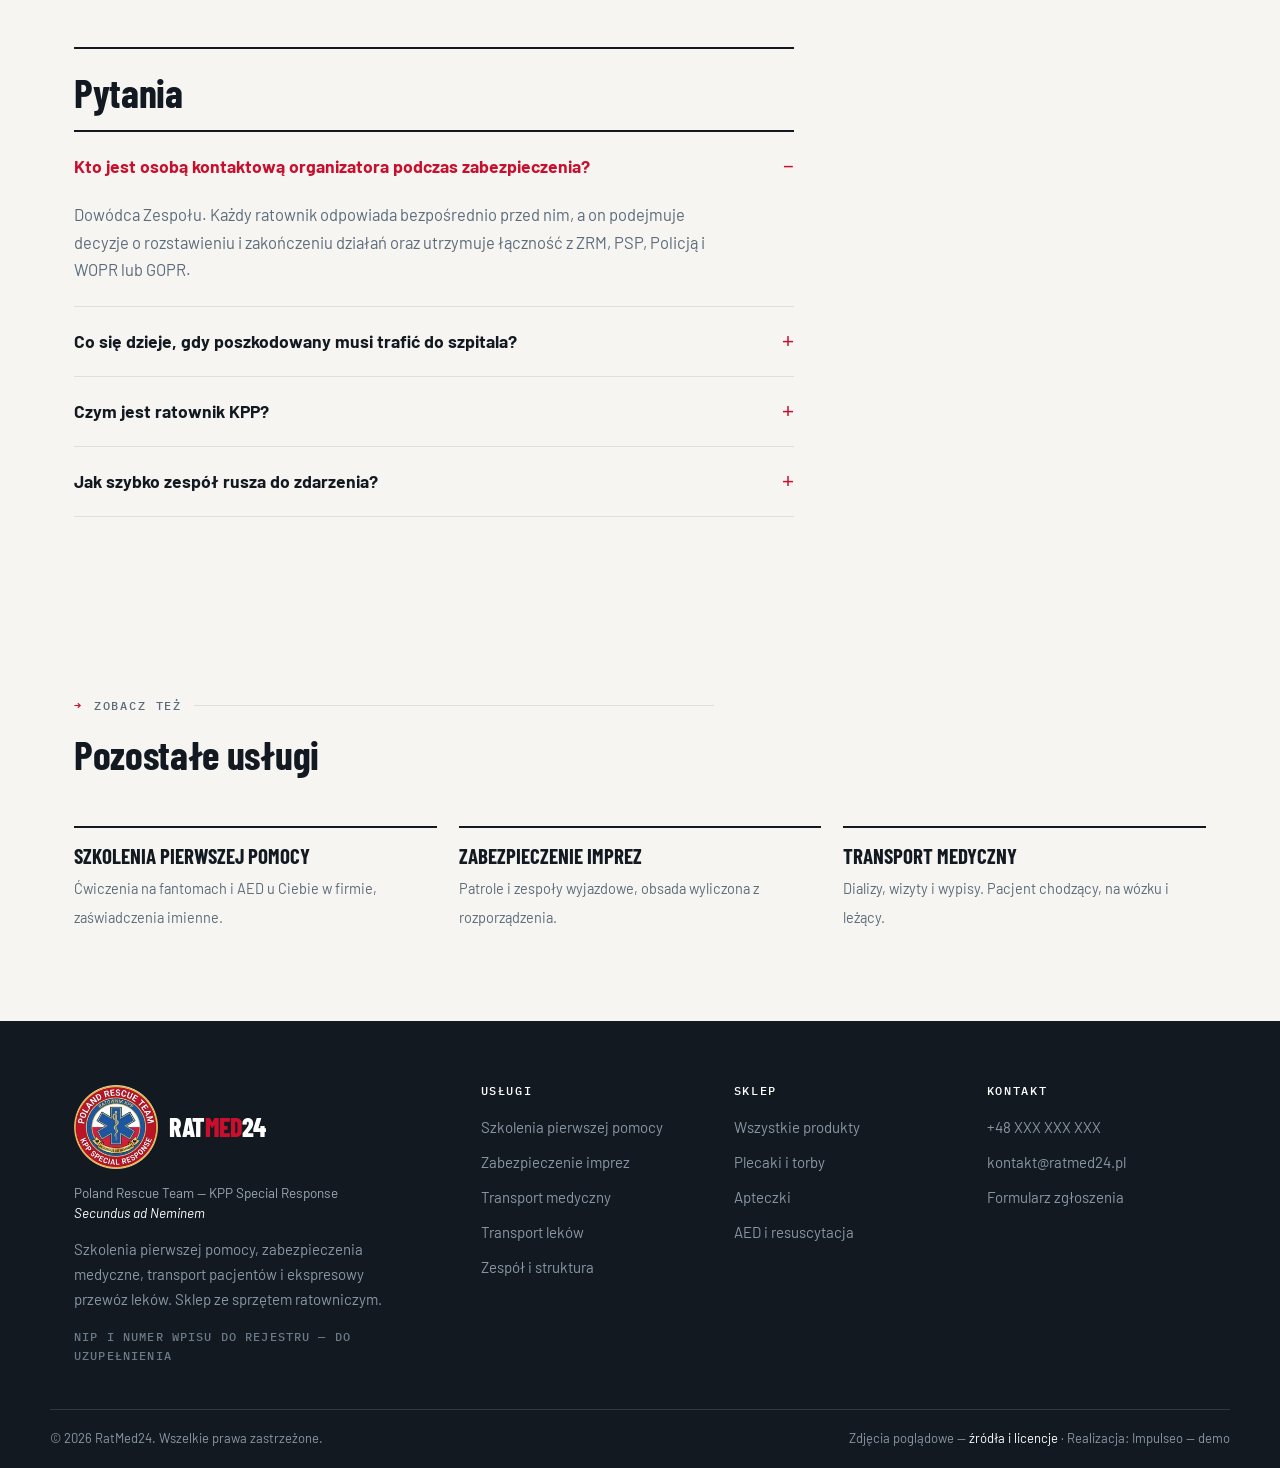
<file: zespol.html>
<!DOCTYPE html>
<html lang="pl">
<head>
<meta charset="utf-8">
<meta name="viewport" content="width=device-width, initial-scale=1">
<title>Zespół ratowniczy Poland Rescue Team — KPP Special Response | RatMed24</title>
<meta name="description" content="Struktura zespołu ratowniczego RatMed24: dowódca, starszy ratownik KPP, ratownicy KPP i kierowca. Meldunki SBAR, odprawy, komplet ŚOI, wyjazd sekcji do 5 minut od alarmu.">
<meta name="theme-color" content="#121920">
<meta name="robots" content="index, follow, max-image-preview:large">
<link rel="canonical" href="https://impulseo-pl.github.io/ratmed24/zespol.html">

<meta property="og:type" content="website">
<meta property="og:site_name" content="RatMed24">
<meta property="og:title" content="Zespół ratowniczy Poland Rescue Team — KPP Special Response | RatMed24">
<meta property="og:description" content="Struktura zespołu ratowniczego RatMed24: dowódca, starszy ratownik KPP, ratownicy KPP i kierowca. Meldunki SBAR, odprawy, komplet ŚOI, wyjazd sekcji do 5 minut od alarmu.">
<meta property="og:image" content="https://impulseo-pl.github.io/ratmed24/img/logo-prt.webp">
<meta property="og:url" content="https://impulseo-pl.github.io/ratmed24/zespol.html">
<meta property="og:locale" content="pl_PL">
<meta name="twitter:card" content="summary_large_image">

<link rel="icon" type="image/webp" href="img/logo-prt-sm.webp">
<link rel="apple-touch-icon" href="img/logo-prt-180.png">

<link rel="preconnect" href="https://fonts.googleapis.com">
<link rel="preconnect" href="https://fonts.gstatic.com" crossorigin>
<link href="https://fonts.googleapis.com/css2?family=Barlow:wght@400;500;600;700&family=Barlow+Condensed:wght@700;800&family=IBM+Plex+Mono:wght@400;500&display=swap" rel="stylesheet">
<link rel="stylesheet" href="assets/styles.css?v=5">
<link rel="preload" as="image" href="img/logo-prt.webp" fetchpriority="high">
<script type="application/ld+json">
{
  "@context":"https://schema.org",
  "@graph":[
    {"@type":"AboutPage","name":"Zespol ratowniczy Poland Rescue Team - KPP Special Response",
     "url":"https://impulseo-pl.github.io/ratmed24/zespol.html",
     "about":{"@id":"https://impulseo-pl.github.io/ratmed24/#zespol"}},
    {"@type":"Organization","@id":"https://impulseo-pl.github.io/ratmed24/#zespol",
     "name":"Poland Rescue Team - KPP Special Response",
     "slogan":"Secundus ad Neminem",
     "logo":"https://impulseo-pl.github.io/ratmed24/img/logo-prt.webp",
     "parentOrganization":{"@id":"https://impulseo-pl.github.io/ratmed24/#firma"}},
    {"@type":"FAQPage","mainEntity":[
      {"@type":"Question","name":"Kto jest osoba kontaktowa organizatora podczas zabezpieczenia?",
       "acceptedAnswer":{"@type":"Answer","text":"Dowodca Zespolu. Kazdy ratownik odpowiada bezposrednio przed nim, a on podejmuje decyzje o rozstawieniu i zakonczeniu dzialan oraz utrzymuje lacznosc z ZRM, PSP, Policja i WOPR lub GOPR."}},
      {"@type":"Question","name":"Co sie dzieje, gdy poszkodowany musi trafic do szpitala?",
       "acceptedAnswer":{"@type":"Answer","text":"Zespol udziela kwalifikowanej pierwszej pomocy i wzywa Zespol Ratownictwa Medycznego. Przy przekazaniu poszkodowanego sklada meldunek w formacie SBAR: sytuacja, wywiad, ocena, zalecenia."}},
      {"@type":"Question","name":"Czym jest ratownik KPP?",
       "acceptedAnswer":{"@type":"Answer","text":"To osoba z waznym zaswiadczeniem ukonczenia kursu kwalifikowanej pierwszej pomocy, dzialajaca w pelnym zakresie Ustawy o Panstwowym Ratownictwie Medycznym."}},
      {"@type":"Question","name":"Jak szybko zespol rusza do zdarzenia?",
       "acceptedAnswer":{"@type":"Answer","text":"Standard zespolu to wyjazd sekcji w czasie nie dluzszym niz 5 minut od sygnalu alarmowego."}}
    ]}
  ]
}
</script>
</head>
<body>

<a class="przeskocz" href="#tresc">Przejdź do treści</a>

<div class="demo-pas">
  <div class="wrap">Wersja demonstracyjna — telefon, adres, ceny i zdjęcia uzupełniamy danymi RatMed24.</div>
</div>

<div class="gorny">
  <div class="wrap gorny__rzad">
    <span class="gorny__poz">Dojeżdżamy do klienta · transport leków na terenie całej Polski</span>
    <span class="gorny__poz">Dyspozytor: <a href="tel:+48000000000">+48 XXX XXX XXX</a></span>
  </div>
</div>

<header class="nawigacja">
  <div class="wrap nawigacja__rzad">
    <a href="index.html" class="logo" aria-label="RatMed24 — strona główna">
      <img class="logo__znak" src="img/logo-prt-sm.webp" width="160" height="160" alt="" decoding="async">
      <span>
        <span class="logo__nazwa">Rat<span>Med</span>24</span>
        <span class="logo__pod">Poland Rescue Team · KPP</span>
      </span>
    </a>

    <nav aria-label="Menu główne">
      <ul class="menu" id="menu">
        <li><a href="szkolenia-pierwszej-pomocy.html">Szkolenia</a></li>
        <li><a href="zabezpieczenie-medyczne-imprez.html">Zabezpieczenia</a></li>
        <li><a href="transport-medyczny.html">Transport osób</a></li>
        <li><a href="transport-lekow.html">Transport leków</a></li>
        <li><a href="sklep.html">Sklep</a></li>
        <li><a href="zespol.html" aria-current="page">Zespół</a></li>
        <li><a href="index.html#kontakt">Kontakt</a></li>
      </ul>
    </nav>

    <div class="nawigacja__akcja">
      <a class="guzik guzik--czerwony" href="tel:+48000000000"><svg viewBox="0 0 24 24" fill="none" stroke="currentColor" stroke-width="2" stroke-linecap="round" stroke-linejoin="round"><path d="M22 16.9v3a2 2 0 0 1-2.2 2 19.8 19.8 0 0 1-8.6-3.1 19.5 19.5 0 0 1-6-6A19.8 19.8 0 0 1 2.1 4.2 2 2 0 0 1 4.1 2h3a2 2 0 0 1 2 1.7c.1 1 .3 1.9.6 2.8a2 2 0 0 1-.4 2.1L8 9.9a16 16 0 0 0 6 6l1.3-1.3a2 2 0 0 1 2.1-.5c.9.3 1.8.5 2.8.6a2 2 0 0 1 1.8 2.1z"/></svg>Zadzwoń</a>
      <button class="hamburger" id="hamburger" aria-label="Menu" aria-expanded="false">
        <svg viewBox="0 0 24 24" fill="none" stroke="currentColor" stroke-width="2" stroke-linecap="round"><path d="M3 6h18M3 12h18M3 18h18"/></svg>
      </button>
    </div>
  </div>
</header>

<nav class="okruchy" aria-label="Okruszki"><div class="wrap"><a href="index.html">Start</a> › <span aria-current="page">Zespół</span></div></nav>
<script type="application/ld+json">{"@context":"https://schema.org","@type":"BreadcrumbList","itemListElement":[{"@type":"ListItem","position":1,"name":"Start","item":"https://impulseo-pl.github.io/ratmed24/index.html"},{"@type":"ListItem","position":2,"name":"Zespół"}]}</script>

<main id="tresc">

<section class="sekcja" style="border-top:none; padding-bottom:0">
  <div class="wrap">
    <div class="dwie">
      <div>
        <span class="nad" data-nr="01">Zespół ratowniczy RatMed24</span>
        <h1>Poland Rescue Team — KPP Special Response</h1>
        <p class="olowek">
          Na zabezpieczenia i zdarzenia wyjeżdża zespół o stałej strukturze dowodzenia.
          Każdy wie, kto decyduje, kto prowadzi segregację i kto zabezpiecza teren —
          zanim zespół wyjedzie z bazy, a nie dopiero na miejscu.
        </p>
        <p style="margin-top:14px; color:var(--stal)">
          Motto zespołu: <b style="color:var(--atrament)"><i>Secundus ad Neminem</i></b> — „drugi po nikim”.
        </p>
        <div class="hero3__akcje" style="margin-top:24px">
          <a class="guzik guzik--czerwony guzik--duzy" href="tel:+48000000000">Zamów zabezpieczenie</a>
          <a class="guzik guzik--obrys guzik--duzy" href="#hierarchia">Struktura zespołu</a>
        </div>
      </div>
      <figure class="emblemat">
        <img src="img/logo-prt.webp" alt="Emblemat Poland Rescue Team — KPP Special Response, Ratownik KPP, motto Secundus ad Neminem" width="640" height="640" fetchpriority="high">
      </figure>
    </div>
  </div>
</section>

<section class="sekcja" style="border-top:none; padding-top:clamp(36px,4vw,54px); padding-bottom:0">
  <div class="wrap">
    <nav class="spis" aria-label="Spis treści">
      <span class="spis__tytul">Na tej stronie</span>
      <a href="#hierarchia">Hierarchia dowodzenia</a>
      <a href="#meldunki">Łańcuch meldunkowy</a>
      <a href="#standardy">Standardy działania</a>
      <a href="#organizator">Co to znaczy dla organizatora</a>
      <a href="#faq">Pytania</a>
    </nav>
  </div>
</section>

<section class="sekcja" id="hierarchia">
  <div class="wrap">
    <div class="naglowek">
      <span class="nad" data-nr="02">Struktura organizacyjna i etatyzacja</span>
      <h2>Hierarchia dowodzenia i funkcje operacyjne</h2>
      <p class="olowek">
        Podział ról jest stały i opisany w regulaminie zespołu. Starszy ratownik zastępuje
        dowódcę, gdy ten jest nieobecny — decyzja nigdy nie zostaje bez właściciela.
      </p>
    </div>

    <div class="etaty">
      <div class="etat etat--dowodca">
        <span class="etat__poziom">COMMAND</span>
        <h3>Dowódca Zespołu</h3>
        <span class="etat__en">Team Leader</span>
        <ul>
          <li>Bazyfikacja i koordynacja taktyczna na miejscu zdarzenia.</li>
          <li>Łączność i współdziałanie z ZRM, PSP, Policją i WOPR/GOPR.</li>
          <li>Podejmowanie decyzji o dyslokacji i zakończeniu działań.</li>
        </ul>
      </div>
      <div class="etat">
        <span class="etat__poziom">SENIOR SPEC.</span>
        <h3>Starszy Ratownik KPP</h3>
        <span class="etat__en">Senior Specialist</span>
        <ul>
          <li>Prowadzenie segregacji medycznej (Triage START / JumpSTART).</li>
          <li>Nadzór nad sprzętem medycznym (AED, zestaw R1, tlenoterapia).</li>
          <li>Zastępowanie Dowódcy Zespołu podczas jego nieobecności.</li>
        </ul>
      </div>
      <div class="etat">
        <span class="etat__poziom">SPECIALIST</span>
        <h3>Ratownik KPP</h3>
        <span class="etat__en">Specialist</span>
        <ul>
          <li>Realizacja procedur Kwalifikowanej Pierwszej Pomocy.</li>
          <li>Resuscytacja krążeniowo-oddechowa, tamowanie masywnych krwotoków.</li>
          <li>Unieruchamianie złamań, opatrywanie ran i ochrona termiczna.</li>
        </ul>
      </div>
      <div class="etat">
        <span class="etat__poziom">SUPPORT</span>
        <h3>Ratownik / Kierowca</h3>
        <span class="etat__en">Support / Driver</span>
        <ul>
          <li>Bezpieczny transport zespołu i obsługa pojazdu ratowniczego.</li>
          <li>Zabezpieczenie terenu akcji i koordynacja radiowa.</li>
          <li>Wsparcie techniczne oraz logistyczne na miejscu zdarzenia.</li>
        </ul>
      </div>
    </div>
  </div>
</section>

<section class="sekcja sekcja--tlo">
  <div class="wrap podklad">
    <div class="tresc">

      <h2 id="meldunki">Zasady funkcjonowania i podporządkowanie taktyczne</h2>
      <h3>Łańcuch meldunkowy</h3>
      <ul>
        <li><strong>Podległość służbowa:</strong> Każdy członek zespołu odpowiada bezpośrednio
          przed Dowódcą Zespołu.</li>
        <li><strong>Meldunki SBAR:</strong> Obowiązkowe raportowanie stanu poszkodowanych
          przy przekazywaniu do ZRM.</li>
        <li><strong>Odprawa (Briefing/Debriefing):</strong> Krótka odprawa przed wyjazdem
          oraz omówienie akcji po jej zakończeniu.</li>
      </ul>

      <h3 id="standardy">Standardy działania</h3>
      <ul>
        <li><strong>Uprawnienia KPP:</strong> Działania w pełnym zakresie Ustawy
          o Państwowym Ratownictwie Medycznym.</li>
        <li><strong>Bezpieczeństwo własne:</strong> Obowiązkowy komplet ŚOI (kask, rękawice,
          kamizelka ostrzegawcza).</li>
        <li><strong>Gotowość bojowa:</strong> Czas wyjazdu sekcji nieprzekraczający 5 minut
          od sygnału alarmowego.</li>
      </ul>

      <h2 id="organizator">Co to znaczy dla organizatora</h2>
      <p>
        Przy zabezpieczeniu imprezy dostajesz <strong>jednego dowódcę</strong> jako osobę
        kontaktową — on odpowiada za rozstawienie zespołu, łączność ze służbami i decyzję
        o zakończeniu działań. Nie musisz wiedzieć, który ratownik stoi przy którym wejściu.
      </p>
      <p>
        Przy zdarzeniu z wieloma poszkodowanymi segregację prowadzi starszy ratownik,
        a Zespół Ratownictwa Medycznego dostaje od nas gotowy meldunek o każdej osobie.
        Po imprezie omawiamy przebieg akcji i przekazujemy dokumentację —
        <a href="zabezpieczenie-medyczne-imprez.html#po">zobacz, co dostajesz po imprezie</a>.
      </p>

      <figure class="foto" style="margin-top:28px">
        <picture>
          <source media="(max-width:700px)" srcset="img/naszywka-prt-sm.webp">
          <img src="img/naszywka-prt.webp" alt="Naszywka Poland Rescue Team — KPP Special Response na plecaku ratowniczym" width="1100" height="600" loading="lazy" decoding="async">
        </picture>
        <figcaption>Naszywka zespołu na plecaku ratowniczym.</figcaption>
      </figure>

      <h2 id="faq">Pytania</h2>
      <div class="faq">
        <details open>
          <summary>Kto jest osobą kontaktową organizatora podczas zabezpieczenia?</summary>
          <div class="faq__tresc">
            Dowódca Zespołu. Każdy ratownik odpowiada bezpośrednio przed nim, a on podejmuje
            decyzje o rozstawieniu i zakończeniu działań oraz utrzymuje łączność z ZRM, PSP,
            Policją i WOPR lub GOPR.
          </div>
        </details>
        <details>
          <summary>Co się dzieje, gdy poszkodowany musi trafić do szpitala?</summary>
          <div class="faq__tresc">
            Udzielamy kwalifikowanej pierwszej pomocy i wzywamy Zespół Ratownictwa Medycznego.
            Przy przekazaniu poszkodowanego składamy meldunek SBAR: sytuacja, wywiad, ocena, zalecenia.
          </div>
        </details>
        <details>
          <summary>Czym jest ratownik KPP?</summary>
          <div class="faq__tresc">
            To osoba z ważnym zaświadczeniem ukończenia kursu kwalifikowanej pierwszej pomocy,
            działająca w pełnym zakresie Ustawy o Państwowym Ratownictwie Medycznym.
          </div>
        </details>
        <details>
          <summary>Jak szybko zespół rusza do zdarzenia?</summary>
          <div class="faq__tresc">
            Czas wyjazdu sekcji nieprzekraczający 5 minut od sygnału alarmowego.
          </div>
        </details>
      </div>
    </div>

    <aside class="bok">
      <h4>Zamów zespół</h4>
      <p>Podaj datę, miejsce i liczbę uczestników — oddzwonimy ze składem zespołu i ceną.</p>
      <a class="bok__tel" href="tel:+48000000000">+48 XXX XXX XXX</a>
      <a class="guzik guzik--czerwony guzik--pelny" href="index.html#kontakt">Formularz zapytania</a>
      <p style="margin-top:18px; font-size:13.5px">
        Obsadę imprezy masowej policzysz w <a href="zabezpieczenie-medyczne-imprez.html#kalkulator">kalkulatorze</a>.
      </p>
    </aside>
  </div>
</section>

<section class="sekcja sekcja--tlo">
  <div class="wrap">
    <div class="naglowek">
      <span class="nad" data-nr="→">Zobacz też</span>
      <h2>Pozostałe usługi</h2>
    </div>
    <div class="dalej">
      <a href="szkolenia-pierwszej-pomocy.html"><b>Szkolenia pierwszej pomocy</b><span>Ćwiczenia na fantomach i AED u Ciebie w firmie, zaświadczenia imienne.</span></a>
      <a href="zabezpieczenie-medyczne-imprez.html"><b>Zabezpieczenie imprez</b><span>Patrole i zespoły wyjazdowe, obsada wyliczona z rozporządzenia.</span></a>
      <a href="transport-medyczny.html"><b>Transport medyczny</b><span>Dializy, wizyty i wypisy. Pacjent chodzący, na wózku i leżący.</span></a>
    </div>
  </div>
</section>

</main>

<footer class="stopka">
  <div class="wrap stopka__rzad">
    <div>
      <div class="stopka__logo">
        <img class="stopka__znak" src="img/logo-prt-sm.webp" width="160" height="160" alt="Emblemat Poland Rescue Team — KPP Special Response" loading="lazy" decoding="async">
        <span class="logo__nazwa">Rat<span>Med</span>24</span>
      </div>
      <p class="stopka__jednostka">Poland Rescue Team — KPP Special Response<br><i>Secundus ad Neminem</i></p>
      <p style="max-width:40ch">
        Szkolenia pierwszej pomocy, zabezpieczenia medyczne, transport pacjentów
        i ekspresowy przewóz leków. Sklep ze sprzętem ratowniczym.
      </p>
      <p class="mono" style="margin-top:14px; color:#6B7A88">NIP i numer wpisu do rejestru — do uzupełnienia</p>
    </div>
    <div>
      <h4>Usługi</h4>
      <ul>
        <li><a href="szkolenia-pierwszej-pomocy.html">Szkolenia pierwszej pomocy</a></li>
        <li><a href="zabezpieczenie-medyczne-imprez.html">Zabezpieczenie imprez</a></li>
        <li><a href="transport-medyczny.html">Transport medyczny</a></li>
        <li><a href="transport-lekow.html">Transport leków</a></li>
        <li><a href="zespol.html">Zespół i struktura</a></li>
      </ul>
    </div>
    <div>
      <h4>Sklep</h4>
      <ul>
        <li><a href="sklep.html">Wszystkie produkty</a></li>
        <li><a href="sklep.html#plecaki">Plecaki i torby</a></li>
        <li><a href="sklep.html#apteczki">Apteczki</a></li>
        <li><a href="sklep.html#aed">AED i resuscytacja</a></li>
      </ul>
    </div>
    <div>
      <h4>Kontakt</h4>
      <ul>
        <li><a href="tel:+48000000000">+48 XXX XXX XXX</a></li>
        <li><a href="mailto:kontakt@ratmed24.pl">kontakt@ratmed24.pl</a></li>
        <li><a href="index.html#kontakt">Formularz zgłoszenia</a></li>
      </ul>
    </div>
  </div>
  <div class="wrap stopka__dol">
    <span>© <span id="rok">2026</span> RatMed24. Wszelkie prawa zastrzeżone.</span>
    <span>Zdjęcia poglądowe — <a href="zrodla-zdjec.html">źródła i licencje</a> · Realizacja: Impulseo — demo</span>
  </div>
</footer>

<div class="pasek-tel">
  <a href="tel:+48000000000"><svg viewBox="0 0 24 24" fill="none" stroke="currentColor" stroke-width="2" stroke-linecap="round" stroke-linejoin="round"><path d="M22 16.9v3a2 2 0 0 1-2.2 2 19.8 19.8 0 0 1-8.6-3.1 19.5 19.5 0 0 1-6-6A19.8 19.8 0 0 1 2.1 4.2 2 2 0 0 1 4.1 2h3a2 2 0 0 1 2 1.7c.1 1 .3 1.9.6 2.8a2 2 0 0 1-.4 2.1L8 9.9a16 16 0 0 0 6 6l1.3-1.3a2 2 0 0 1 2.1-.5c.9.3 1.8.5 2.8.6a2 2 0 0 1 1.8 2.1z"/></svg>Zadzwoń</a>
  <a href="index.html#kontakt">Napisz</a>
</div>

<script src="assets/app.js?v=5" defer></script>
</body>
</html>
</file>
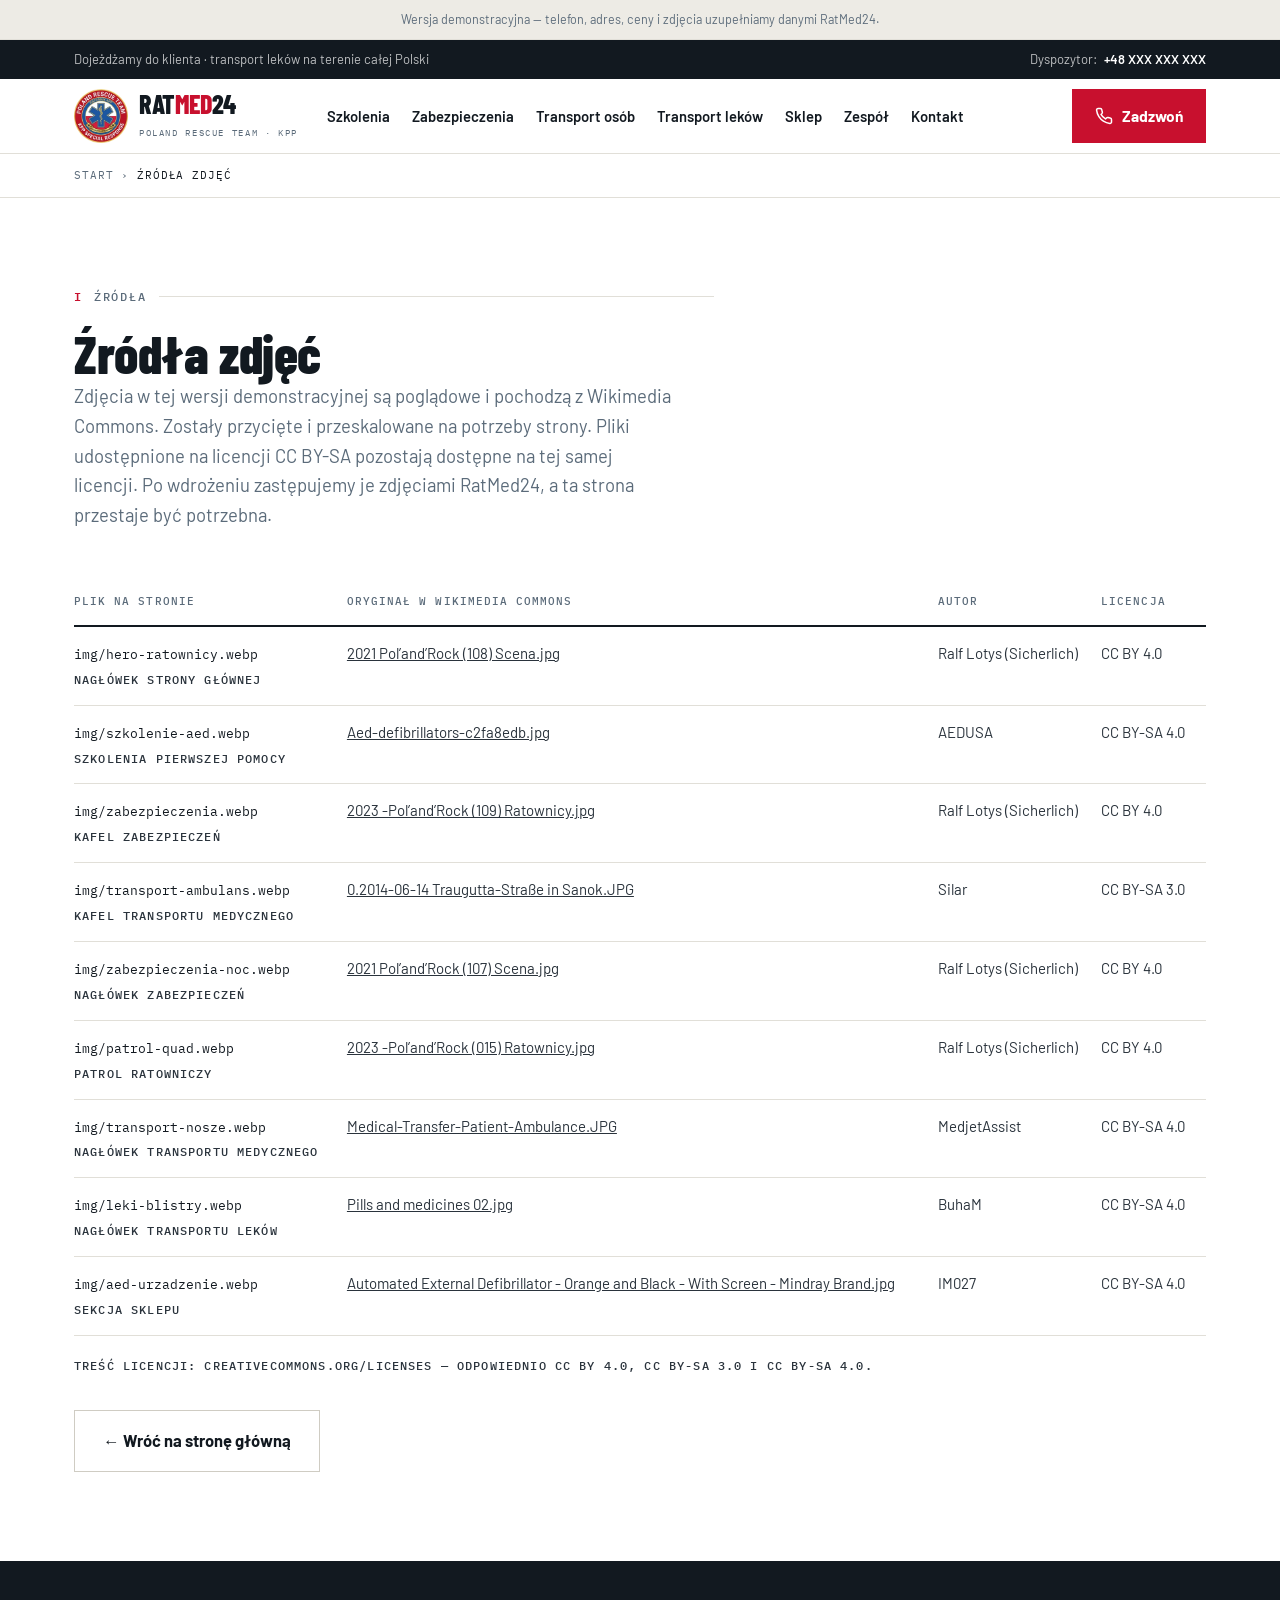
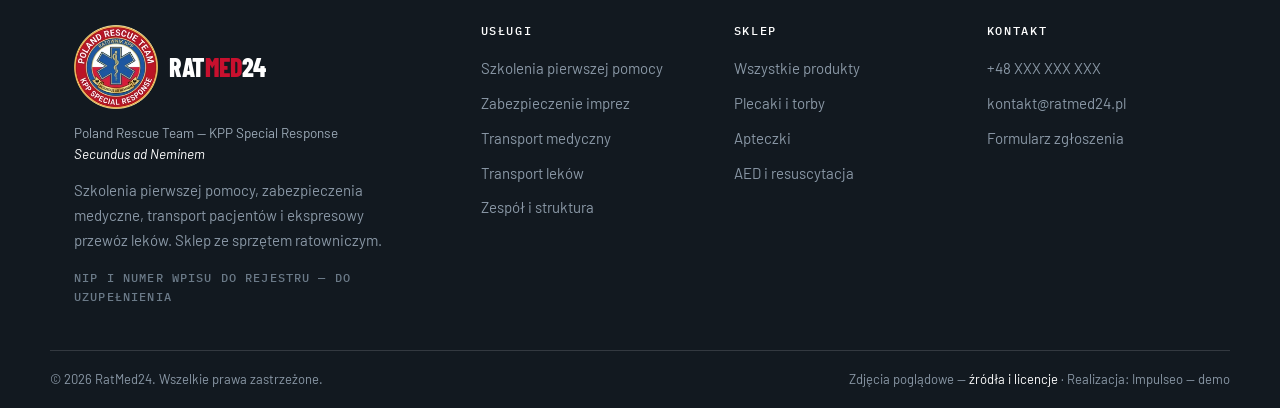
<file: zrodla-zdjec.html>
<!DOCTYPE html>
<html lang="pl">
<head>
<meta charset="utf-8">
<meta name="viewport" content="width=device-width, initial-scale=1">
<title>Źródła zdjęć — RatMed24 (demo)</title>
<meta name="description" content="Lista zdjęć poglądowych użytych w wersji demonstracyjnej strony RatMed24 wraz z autorami i licencjami.">
<meta name="theme-color" content="#121920">
<meta name="robots" content="noindex, follow">
<link rel="canonical" href="https://impulseo-pl.github.io/ratmed24/zrodla-zdjec.html">

<meta property="og:type" content="website">
<meta property="og:site_name" content="RatMed24">
<meta property="og:title" content="Źródła zdjęć — RatMed24 (demo)">
<meta property="og:description" content="Lista zdjęć poglądowych użytych w wersji demonstracyjnej strony RatMed24 wraz z autorami i licencjami.">
<meta property="og:image" content="https://impulseo-pl.github.io/ratmed24/img/hero-ratownicy.webp">
<meta property="og:url" content="https://impulseo-pl.github.io/ratmed24/zrodla-zdjec.html">
<meta property="og:locale" content="pl_PL">
<meta name="twitter:card" content="summary_large_image">

<link rel="icon" type="image/webp" href="img/logo-prt-sm.webp">
<link rel="apple-touch-icon" href="img/logo-prt-180.png">

<link rel="preconnect" href="https://fonts.googleapis.com">
<link rel="preconnect" href="https://fonts.gstatic.com" crossorigin>
<link href="https://fonts.googleapis.com/css2?family=Barlow:wght@400;500;600;700&family=Barlow+Condensed:wght@700;800&family=IBM+Plex+Mono:wght@400;500&display=swap" rel="stylesheet">
<link rel="stylesheet" href="assets/styles.css?v=5">

</head>
<body>

<a class="przeskocz" href="#tresc">Przejdź do treści</a>

<div class="demo-pas">
  <div class="wrap">Wersja demonstracyjna — telefon, adres, ceny i zdjęcia uzupełniamy danymi RatMed24.</div>
</div>

<div class="gorny">
  <div class="wrap gorny__rzad">
    <span class="gorny__poz">Dojeżdżamy do klienta · transport leków na terenie całej Polski</span>
    <span class="gorny__poz">Dyspozytor: <a href="tel:+48000000000">+48 XXX XXX XXX</a></span>
  </div>
</div>

<header class="nawigacja">
  <div class="wrap nawigacja__rzad">
    <a href="index.html" class="logo" aria-label="RatMed24 — strona główna">
      <img class="logo__znak" src="img/logo-prt-sm.webp" width="160" height="160" alt="" decoding="async">
      <span>
        <span class="logo__nazwa">Rat<span>Med</span>24</span>
        <span class="logo__pod">Poland Rescue Team · KPP</span>
      </span>
    </a>

    <nav aria-label="Menu główne">
      <ul class="menu" id="menu">
        <li><a href="szkolenia-pierwszej-pomocy.html">Szkolenia</a></li>
        <li><a href="zabezpieczenie-medyczne-imprez.html">Zabezpieczenia</a></li>
        <li><a href="transport-medyczny.html">Transport osób</a></li>
        <li><a href="transport-lekow.html">Transport leków</a></li>
        <li><a href="sklep.html">Sklep</a></li>
        <li><a href="zespol.html">Zespół</a></li>
        <li><a href="index.html#kontakt">Kontakt</a></li>
      </ul>
    </nav>

    <div class="nawigacja__akcja">
      <a class="guzik guzik--czerwony" href="tel:+48000000000"><svg viewBox="0 0 24 24" fill="none" stroke="currentColor" stroke-width="2" stroke-linecap="round" stroke-linejoin="round"><path d="M22 16.9v3a2 2 0 0 1-2.2 2 19.8 19.8 0 0 1-8.6-3.1 19.5 19.5 0 0 1-6-6A19.8 19.8 0 0 1 2.1 4.2 2 2 0 0 1 4.1 2h3a2 2 0 0 1 2 1.7c.1 1 .3 1.9.6 2.8a2 2 0 0 1-.4 2.1L8 9.9a16 16 0 0 0 6 6l1.3-1.3a2 2 0 0 1 2.1-.5c.9.3 1.8.5 2.8.6a2 2 0 0 1 1.8 2.1z"/></svg>Zadzwoń</a>
      <button class="hamburger" id="hamburger" aria-label="Menu" aria-expanded="false">
        <svg viewBox="0 0 24 24" fill="none" stroke="currentColor" stroke-width="2" stroke-linecap="round"><path d="M3 6h18M3 12h18M3 18h18"/></svg>
      </button>
    </div>
  </div>
</header>

<nav class="okruchy" aria-label="Okruszki"><div class="wrap"><a href="index.html">Start</a> › <span aria-current="page">Źródła zdjęć</span></div></nav>
<script type="application/ld+json">{"@context":"https://schema.org","@type":"BreadcrumbList","itemListElement":[{"@type":"ListItem","position":1,"name":"Start","item":"https://impulseo-pl.github.io/ratmed24/index.html"},{"@type":"ListItem","position":2,"name":"Źródła zdjęć"}]}</script>

<main id="tresc">



<section class="sekcja" style="border-top:none">
  <div class="wrap">
    <div class="naglowek">
      <span class="nad" data-nr="i">Źródła</span>
      <h1>Źródła zdjęć</h1>
      <p class="olowek">
        Zdjęcia w tej wersji demonstracyjnej są poglądowe i pochodzą z Wikimedia Commons.
        Zostały przycięte i przeskalowane na potrzeby strony. Pliki udostępnione na licencji
        CC BY-SA pozostają dostępne na tej samej licencji.
        Po wdrożeniu zastępujemy je zdjęciami RatMed24, a ta strona przestaje być potrzebna.
      </p>
    </div>

    <div class="tabela-obudowa">
      <table class="tabela">
        <thead>
          <tr><th>Plik na stronie</th><th>Oryginał w Wikimedia Commons</th><th>Autor</th><th>Licencja</th></tr>
        </thead>
        <tbody>
        <tr>
          <td><code>img/hero-ratownicy.webp</code><br><span class="mono">Nagłówek strony głównej</span></td>
          <td><a href="https://commons.wikimedia.org/wiki/File:2021_Pol%E2%80%99and%E2%80%99Rock_(108)_Scena.jpg" rel="nofollow noopener" target="_blank">2021 Pol’and’Rock (108) Scena.jpg</a></td>
          <td>Ralf Lotys (Sicherlich)</td>
          <td>CC BY 4.0</td>
        </tr>
        <tr>
          <td><code>img/szkolenie-aed.webp</code><br><span class="mono">Szkolenia pierwszej pomocy</span></td>
          <td><a href="https://commons.wikimedia.org/wiki/File:Aed-defibrillators-c2fa8edb.jpg" rel="nofollow noopener" target="_blank">Aed-defibrillators-c2fa8edb.jpg</a></td>
          <td>AEDUSA</td>
          <td>CC BY-SA 4.0</td>
        </tr>
        <tr>
          <td><code>img/zabezpieczenia.webp</code><br><span class="mono">Kafel zabezpieczeń</span></td>
          <td><a href="https://commons.wikimedia.org/wiki/File:2023_-Pol%E2%80%99and%E2%80%99Rock_(109)_Ratownicy.jpg" rel="nofollow noopener" target="_blank">2023 -Pol’and’Rock (109) Ratownicy.jpg</a></td>
          <td>Ralf Lotys (Sicherlich)</td>
          <td>CC BY 4.0</td>
        </tr>
        <tr>
          <td><code>img/transport-ambulans.webp</code><br><span class="mono">Kafel transportu medycznego</span></td>
          <td><a href="https://commons.wikimedia.org/wiki/File:0.2014-06-14_Traugutta-Stra%C3%9Fe_in_Sanok.JPG" rel="nofollow noopener" target="_blank">0.2014-06-14 Traugutta-Straße in Sanok.JPG</a></td>
          <td>Silar</td>
          <td>CC BY-SA 3.0</td>
        </tr>
        <tr>
          <td><code>img/zabezpieczenia-noc.webp</code><br><span class="mono">Nagłówek zabezpieczeń</span></td>
          <td><a href="https://commons.wikimedia.org/wiki/File:2021_Pol%E2%80%99and%E2%80%99Rock_(107)_Scena.jpg" rel="nofollow noopener" target="_blank">2021 Pol’and’Rock (107) Scena.jpg</a></td>
          <td>Ralf Lotys (Sicherlich)</td>
          <td>CC BY 4.0</td>
        </tr>
        <tr>
          <td><code>img/patrol-quad.webp</code><br><span class="mono">Patrol ratowniczy</span></td>
          <td><a href="https://commons.wikimedia.org/wiki/File:2023_-Pol%E2%80%99and%E2%80%99Rock_(015)_Ratownicy.jpg" rel="nofollow noopener" target="_blank">2023 -Pol’and’Rock (015) Ratownicy.jpg</a></td>
          <td>Ralf Lotys (Sicherlich)</td>
          <td>CC BY 4.0</td>
        </tr>
        <tr>
          <td><code>img/transport-nosze.webp</code><br><span class="mono">Nagłówek transportu medycznego</span></td>
          <td><a href="https://commons.wikimedia.org/wiki/File:Medical-Transfer-Patient-Ambulance.JPG" rel="nofollow noopener" target="_blank">Medical-Transfer-Patient-Ambulance.JPG</a></td>
          <td>MedjetAssist</td>
          <td>CC BY-SA 4.0</td>
        </tr>
        <tr>
          <td><code>img/leki-blistry.webp</code><br><span class="mono">Nagłówek transportu leków</span></td>
          <td><a href="https://commons.wikimedia.org/wiki/File:Pills_and_medicines_02.jpg" rel="nofollow noopener" target="_blank">Pills and medicines 02.jpg</a></td>
          <td>BuhaM</td>
          <td>CC BY-SA 4.0</td>
        </tr>
        <tr>
          <td><code>img/aed-urzadzenie.webp</code><br><span class="mono">Sekcja sklepu</span></td>
          <td><a href="https://commons.wikimedia.org/wiki/File:Automated_External_Defibrillator_-_Orange_and_Black_-_With_Screen_-_Mindray_Brand.jpg" rel="nofollow noopener" target="_blank">Automated External Defibrillator - Orange and Black - With Screen - Mindray Brand.jpg</a></td>
          <td>IM027</td>
          <td>CC BY-SA 4.0</td>
        </tr>
        </tbody>
      </table>
    </div>

    <p class="mono" style="margin-top:20px; color:var(--tekst-2)">
      Treść licencji: creativecommons.org/licenses — odpowiednio CC BY 4.0, CC BY-SA 3.0 i CC BY-SA 4.0.
    </p>

    <a class="guzik guzik--obrys guzik--duzy" href="index.html" style="margin-top:24px">← Wróć na stronę główną</a>
  </div>
</section>



</main>

<footer class="stopka">
  <div class="wrap stopka__rzad">
    <div>
      <div class="stopka__logo">
        <img class="stopka__znak" src="img/logo-prt-sm.webp" width="160" height="160" alt="Emblemat Poland Rescue Team — KPP Special Response" loading="lazy" decoding="async">
        <span class="logo__nazwa">Rat<span>Med</span>24</span>
      </div>
      <p class="stopka__jednostka">Poland Rescue Team — KPP Special Response<br><i>Secundus ad Neminem</i></p>
      <p style="max-width:40ch">
        Szkolenia pierwszej pomocy, zabezpieczenia medyczne, transport pacjentów
        i ekspresowy przewóz leków. Sklep ze sprzętem ratowniczym.
      </p>
      <p class="mono" style="margin-top:14px; color:#6B7A88">NIP i numer wpisu do rejestru — do uzupełnienia</p>
    </div>
    <div>
      <h4>Usługi</h4>
      <ul>
        <li><a href="szkolenia-pierwszej-pomocy.html">Szkolenia pierwszej pomocy</a></li>
        <li><a href="zabezpieczenie-medyczne-imprez.html">Zabezpieczenie imprez</a></li>
        <li><a href="transport-medyczny.html">Transport medyczny</a></li>
        <li><a href="transport-lekow.html">Transport leków</a></li>
        <li><a href="zespol.html">Zespół i struktura</a></li>
      </ul>
    </div>
    <div>
      <h4>Sklep</h4>
      <ul>
        <li><a href="sklep.html">Wszystkie produkty</a></li>
        <li><a href="sklep.html#plecaki">Plecaki i torby</a></li>
        <li><a href="sklep.html#apteczki">Apteczki</a></li>
        <li><a href="sklep.html#aed">AED i resuscytacja</a></li>
      </ul>
    </div>
    <div>
      <h4>Kontakt</h4>
      <ul>
        <li><a href="tel:+48000000000">+48 XXX XXX XXX</a></li>
        <li><a href="mailto:kontakt@ratmed24.pl">kontakt@ratmed24.pl</a></li>
        <li><a href="index.html#kontakt">Formularz zgłoszenia</a></li>
      </ul>
    </div>
  </div>
  <div class="wrap stopka__dol">
    <span>© <span id="rok">2026</span> RatMed24. Wszelkie prawa zastrzeżone.</span>
    <span>Zdjęcia poglądowe — <a href="zrodla-zdjec.html">źródła i licencje</a> · Realizacja: Impulseo — demo</span>
  </div>
</footer>

<div class="pasek-tel">
  <a href="tel:+48000000000"><svg viewBox="0 0 24 24" fill="none" stroke="currentColor" stroke-width="2" stroke-linecap="round" stroke-linejoin="round"><path d="M22 16.9v3a2 2 0 0 1-2.2 2 19.8 19.8 0 0 1-8.6-3.1 19.5 19.5 0 0 1-6-6A19.8 19.8 0 0 1 2.1 4.2 2 2 0 0 1 4.1 2h3a2 2 0 0 1 2 1.7c.1 1 .3 1.9.6 2.8a2 2 0 0 1-.4 2.1L8 9.9a16 16 0 0 0 6 6l1.3-1.3a2 2 0 0 1 2.1-.5c.9.3 1.8.5 2.8.6a2 2 0 0 1 1.8 2.1z"/></svg>Zadzwoń</a>
  <a href="index.html#kontakt">Napisz</a>
</div>

<script src="assets/app.js?v=5" defer></script>
</body>
</html>
</file>
<file: assets/styles.css>
/* ==========================================================================
   RatMed24 — arkusz stylów
   Wersja 4 (23.09.2026). Napisany od zera: zawiera wyłącznie komponenty,
   które są faktycznie używane w kodzie stron. Nic z poprzednich wersji
   nie zostało przeniesione „na wszelki wypadek".

   Założenia projektowe:
   · papier ciepły, nie szary — strona ma wyglądać jak druk, nie jak panel
   · czerwień ambulansowa wyłącznie na akcje i akcenty, nigdy na tła sekcji
   · nagłówki sekcji numerowane jak pozycje w kosztorysie, z linią do końca kolumny
   · karty bez ramek dookoła — górna krawędź zamiast pudełka
   · dane liczbowe w monospace, cyfry tabelaryczne
   · bez ozdobników — żadnych pasów, gradientów ani cieni na sekcjach
   ========================================================================== */

:root{
  --czerwien:   #C8102E;
  --czerwien-2: #9E0B23;
  --czerwien-3: #FBEEF0;

  --atrament:   #121920;
  --stal:       #5B6B7A;
  --stal-2:     #8A98A6;

  --papier:     #F6F5F2;
  --papier-2:   #EDEBE5;
  --biel:       #FFFFFF;
  --kreska:     #E1DFD8;
  --kreska-2:   #CFCCC3;
  --tekst:      #2A333C;

  --zielen:     #1E7A45;

  --max: 1180px;
  --gut: 24px;
  --cien: 0 1px 2px rgba(18,25,32,.05), 0 10px 30px rgba(18,25,32,.06);
  --tempo: cubic-bezier(.22,.61,.36,1);
}

*,*::before,*::after{ box-sizing:border-box; }
html{ scroll-behavior:smooth; scroll-padding-top:100px; -webkit-text-size-adjust:100%; }

body{
  margin:0;
  background:var(--biel);
  color:var(--tekst);
  font-family:'Barlow','Segoe UI',system-ui,sans-serif;
  font-size:17.5px;
  line-height:1.66;
  -webkit-font-smoothing:antialiased;
  overflow-x:hidden;
}

img,svg{ max-width:100%; height:auto; display:block; }
a{ color:inherit; }
button{ font:inherit; }
::selection{ background:var(--czerwien); color:#fff; }

.wrap{ max-width:var(--max); margin:0 auto; padding:0 var(--gut); position:relative; }

h1,h2,h3,h4{
  margin:0; color:var(--atrament); font-weight:700; line-height:1.08;
  font-family:'Barlow Condensed','Barlow',system-ui,sans-serif;
  letter-spacing:-.008em; text-wrap:balance;
}
h1{ font-size:clamp(34px,4.4vw,54px); font-weight:800; line-height:1.06; }
h2{ font-size:clamp(27px,3.2vw,40px); }
h3{ font-size:clamp(19px,1.7vw,24px); }
h4{ font-size:18px; }
p{ margin:0 0 1em; }
p:last-child{ margin-bottom:0; }

.mono{
  font-family:'IBM Plex Mono',ui-monospace,Consolas,monospace;
  font-size:11.5px; letter-spacing:.1em; text-transform:uppercase; font-weight:500;
  font-variant-numeric:tabular-nums;
}

/* skok do treści — dla klawiatury i czytników ekranu */
.przeskocz{
  position:absolute; left:-9999px; top:0; z-index:200;
  background:var(--atrament); color:#fff; padding:12px 18px; font-weight:700; text-decoration:none;
}
.przeskocz:focus{ left:8px; top:8px; }

/* --------------------------------------------------------------------------
   Nagłówek sekcji
   -------------------------------------------------------------------------- */
.nad{
  display:flex; align-items:center; gap:12px;
  font-family:'IBM Plex Mono',ui-monospace,Consolas,monospace;
  font-size:11.5px; font-weight:500; letter-spacing:.16em; text-transform:uppercase;
  color:var(--stal); margin-bottom:18px;
}
.nad::before{ content:attr(data-nr); color:var(--czerwien); font-weight:600; letter-spacing:.06em; }
.nad::after{ content:""; flex:1; height:1px; background:var(--kreska); }
.nad--jasny{ color:var(--stal-2); }
.nad--jasny::before{ color:#F5919E; }
.nad--jasny::after{ background:rgba(255,255,255,.16); }

.olowek{ color:var(--stal); max-width:60ch; font-size:18.5px; line-height:1.6; }

.sekcja{ padding:clamp(60px,7vw,104px) 0; }
.sekcja--tlo{ background:var(--papier); }
.sekcja--ciemna{ background:var(--atrament); color:#C4CED8; }
.sekcja--ciemna h2,.sekcja--ciemna h3,.sekcja--ciemna h4{ color:#fff; }
.sekcja--ciemna .olowek{ color:var(--stal-2); }

.naglowek{ max-width:64ch; margin-bottom:clamp(32px,4vw,50px); }

/* --------------------------------------------------------------------------
   1. PASKI GÓRNE I NAWIGACJA
   -------------------------------------------------------------------------- */
.demo-pas{
  background:var(--papier-2); color:var(--stal); padding:9px 0; font-size:12.5px;
  text-align:center; border-bottom:1px solid var(--kreska);
}
.gorny{ background:var(--atrament); color:rgba(255,255,255,.72); font-size:13px; padding:9px 0; }
.gorny__rzad{ display:flex; justify-content:space-between; align-items:center; gap:16px; flex-wrap:wrap; }
.gorny__poz{ display:flex; align-items:center; gap:7px; }
.gorny a{ color:#fff; font-weight:600; text-decoration:none; }
.gorny a:hover{ color:#F5919E; }

.nawigacja{
  position:sticky; top:0; z-index:60; background:rgba(255,255,255,.96);
  backdrop-filter:saturate(180%) blur(10px);
  border-bottom:1px solid var(--kreska);
}
.nawigacja__rzad{ display:flex; align-items:center; gap:18px; height:74px; }

.logo{ display:flex; align-items:center; gap:11px; text-decoration:none; flex:none; }
.logo__znak{ width:54px; height:54px; flex:none; display:block; }
.logo__nazwa{
  font-family:'Barlow Condensed',sans-serif; font-weight:800; font-size:26px;
  letter-spacing:-.015em; color:var(--atrament); text-transform:uppercase; line-height:1;
}
.logo__nazwa span{ color:var(--czerwien); }
.logo__pod{
  display:block; font-family:'IBM Plex Mono',monospace; font-size:9px;
  letter-spacing:.18em; color:var(--stal); text-transform:uppercase; margin-top:4px;
}

.menu{ display:flex; gap:0; list-style:none; margin:0 0 0 auto; padding:0; white-space:nowrap; }
.menu a{
  display:block; padding:8px 11px; text-decoration:none; font-weight:600; font-size:14.8px;
  color:var(--atrament); position:relative; transition:color .16s var(--tempo);
}
.menu a::after{
  content:""; position:absolute; left:11px; right:11px; bottom:0; height:2px;
  background:var(--czerwien); transform:scaleX(0); transform-origin:left;
  transition:transform .18s var(--tempo);
}
.menu a:hover::after,.menu a[aria-current="page"]::after{ transform:scaleX(1); }
.menu a[aria-current="page"]{ color:var(--czerwien); }

.nawigacja__akcja{ display:flex; align-items:center; gap:10px; flex:none; margin-left:auto; }

.guzik{
  display:inline-flex; align-items:center; justify-content:center; gap:9px;
  padding:13px 22px; font-weight:700; font-size:15.5px; text-decoration:none;
  border:1.5px solid transparent; cursor:pointer; transition:.16s var(--tempo);
  font-family:'Barlow',sans-serif;
}
.guzik svg{ width:18px; height:18px; flex:none; }
.guzik--czerwony{ background:var(--czerwien); color:#fff; border-color:var(--czerwien); }
.guzik--czerwony:hover{ background:var(--czerwien-2); border-color:var(--czerwien-2); }
.guzik--obrys{ background:transparent; color:var(--atrament); border-color:var(--kreska-2); }
.guzik--obrys:hover{ border-color:var(--atrament); background:var(--papier); }
.guzik--jasny{ background:#fff; color:var(--atrament); border-color:#fff; }
.guzik--jasny:hover{ background:var(--papier-2); border-color:var(--papier-2); }
.guzik--duzy{ padding:16px 28px; font-size:16.5px; }
.guzik--pelny{ width:100%; }

.hamburger{
  display:none; width:44px; height:44px; align-items:center; justify-content:center;
  background:none; border:1px solid var(--kreska-2); cursor:pointer;
}
.hamburger svg{ width:22px; height:22px; }

.okruchy{ border-bottom:1px solid var(--kreska); background:var(--biel); }
.okruchy .wrap{
  padding-top:12px; padding-bottom:12px;
  font-family:'IBM Plex Mono',monospace; font-size:11px; letter-spacing:.08em;
  text-transform:uppercase; color:var(--stal);
}
.okruchy a{ text-decoration:none; }
.okruchy a:hover{ color:var(--czerwien); }
.okruchy span{ color:var(--atrament); }

/* --------------------------------------------------------------------------
   2. HERO STRONY GŁÓWNEJ
   -------------------------------------------------------------------------- */
.hero3{ background:var(--biel); }
.hero3__rzad{
  display:grid; grid-template-columns:1.04fr .96fr; gap:clamp(30px,4.6vw,66px);
  align-items:center; padding:clamp(50px,6vw,92px) 0 clamp(46px,5.5vw,80px);
}
.hero3 h1{
  margin-bottom:22px; text-transform:uppercase; letter-spacing:-.018em;
  font-size:clamp(36px,5vw,62px); line-height:1.02;
}
.hero3__lead{ font-size:19.5px; color:var(--stal); max-width:44ch; line-height:1.55; margin-bottom:28px; }
.hero3__akcje{ display:flex; gap:12px; flex-wrap:wrap; margin-bottom:30px; }
.hero3__pod{
  display:grid; grid-template-columns:repeat(3,1fr); gap:20px;
  padding-top:24px; border-top:2px solid var(--atrament);
  font-size:13.5px; color:var(--stal); line-height:1.45;
}
.hero3__pod b{ display:block; color:var(--atrament); font-size:15px; margin-bottom:3px; }

.mozaika{ display:grid; grid-template-columns:1fr 1fr; gap:8px; }
.mozaika figure{ margin:0; overflow:hidden; background:var(--papier); }
.mozaika img{ width:100%; height:100%; object-fit:cover; display:block; }
.mozaika figure:first-child{ grid-column:1 / -1; aspect-ratio:16/8.4; }
.mozaika figure:not(:first-child){ aspect-ratio:4/3; }

/* --------------------------------------------------------------------------
   3. KAFLE USŁUG
   -------------------------------------------------------------------------- */
.kafle{ display:grid; grid-template-columns:repeat(4,1fr); gap:22px; }
.kafel{
  display:flex; flex-direction:column; text-decoration:none; background:var(--biel);
  border-top:3px solid var(--atrament); transition:.2s var(--tempo);
}
.kafel:hover{ border-top-color:var(--czerwien); transform:translateY(-4px); }
.kafel__foto{ aspect-ratio:4/3; overflow:hidden; background:var(--papier); margin-top:18px; }
.kafel__foto img{ width:100%; height:100%; object-fit:cover; transition:transform .45s var(--tempo); }
.kafel:hover .kafel__foto img{ transform:scale(1.05); }
.kafel__tresc{ padding:18px 0 0; display:flex; flex-direction:column; flex:1; }
.kafel__nr{
  font-family:'IBM Plex Mono',monospace; font-size:10.5px; letter-spacing:.14em;
  color:var(--stal); margin-bottom:9px;
}
.kafel h3{ margin-bottom:8px; }
.kafel p{ font-size:15px; color:var(--stal); margin-bottom:16px; }
.kafel__wiecej{
  margin-top:auto; font-weight:700; font-size:14.5px; color:var(--czerwien);
  padding-top:14px; border-top:1px solid var(--kreska);
}

/* --------------------------------------------------------------------------
   4. UKŁAD DWUKOLUMNOWY, ZDJĘCIA, LISTY, KARTY
   -------------------------------------------------------------------------- */
.dwie{ display:grid; grid-template-columns:1fr 1fr; gap:clamp(28px,4.2vw,58px); align-items:center; }
.dwie--odwrotnie > :first-child{ order:2; }
.dwie .nad{ margin-bottom:14px; }
.dwie h1,.dwie h2{ margin-bottom:16px; }

.foto{ margin:0; }
.foto img{ width:100%; height:auto; }
.foto figcaption{
  margin-top:10px; font-family:'IBM Plex Mono',monospace; font-size:10.5px;
  letter-spacing:.06em; color:var(--stal); line-height:1.5;
}
.sekcja--ciemna .foto figcaption{ color:var(--stal-2); }

.lista-prosta{ list-style:none; margin:24px 0 0; padding:0; }
.lista-prosta li{
  position:relative; padding:12px 0 12px 26px; border-top:1px solid var(--kreska);
  font-size:16.5px; color:var(--stal);
}
.lista-prosta li:last-child{ border-bottom:1px solid var(--kreska); }
.lista-prosta li::before{
  content:""; position:absolute; left:0; top:22px; width:14px; height:2px; background:var(--czerwien);
}

.siatka{ display:grid; gap:24px; }
.siatka--3{ grid-template-columns:repeat(3,1fr); }
.karta{
  background:transparent; padding:22px 0 0; border-top:2px solid var(--atrament);
  display:flex; flex-direction:column;
}
.karta h3{ margin-bottom:10px; }
.karta p{ font-size:15.5px; color:var(--stal); }

.przepis{
  border-left:3px solid var(--czerwien); background:var(--papier); padding:22px 26px;
  font-size:16.5px; color:var(--stal); line-height:1.6;
}
.przepis b{ color:var(--atrament); }
.przepis__zrodlo{
  display:block; margin-top:14px; font-family:'IBM Plex Mono',monospace;
  font-size:11px; letter-spacing:.08em; text-transform:uppercase; color:var(--stal);
}
.sekcja--ciemna .przepis{ background:rgba(255,255,255,.05); border-left-color:#F5919E; color:#B7C2CE; }
.sekcja--ciemna .przepis b{ color:#fff; }
.sekcja--ciemna .przepis__zrodlo{ color:var(--stal-2); }

.plakietka{
  display:inline-flex; align-items:center; gap:6px; padding:5px 10px;
  font-family:'IBM Plex Mono',monospace; font-size:10.5px; letter-spacing:.09em;
  text-transform:uppercase; font-weight:500;
  background:var(--papier-2); color:var(--stal); border:1px solid var(--kreska);
}
.plakietka--czerwona{ background:var(--czerwien-3); color:var(--czerwien-2); border-color:#F0CDD3; }
.plakietka--zielona{ background:#E4F1E9; color:#155F35; border-color:#C4E0CF; }
.plakietka--limonka{ background:#F5EFD8; color:#6B5A24; border-color:#E4D9B6; }
.plakietka--ciemna{ background:rgba(255,255,255,.08); color:#C4CED8; border-color:rgba(255,255,255,.18); }

.dowody{ display:grid; grid-template-columns:repeat(3,1fr); gap:28px; }
.dowod{ border-top:2px solid var(--atrament); padding-top:22px; }
.dowod svg{ width:24px; height:24px; color:var(--czerwien); margin-bottom:14px; }
.dowod b{ display:block; font-size:17px; color:var(--atrament); margin-bottom:6px; }
.dowod span{ font-size:14.5px; color:var(--stal); }

.kroki{ display:grid; grid-template-columns:repeat(4,1fr); gap:24px; counter-reset:krok; }
.krok{ padding-top:20px; border-top:2px solid var(--atrament); }
.krok::before{
  counter-increment:krok; content:counter(krok,decimal-leading-zero);
  font-family:'IBM Plex Mono',monospace; font-size:11.5px; color:var(--czerwien);
  letter-spacing:.12em; display:block; margin-bottom:12px; font-weight:500;
}
.krok h4{ margin-bottom:8px; font-size:18.5px; }
.krok p{ font-size:14.8px; color:var(--stal); }

/* --------------------------------------------------------------------------
   5. PODSTRONY: SPIS, TREŚĆ, BOK, ZOBACZ TEŻ
   -------------------------------------------------------------------------- */
.spis{
  border-top:2px solid var(--atrament); border-bottom:1px solid var(--kreska);
  padding:20px 0; display:grid;
  grid-template-columns:repeat(auto-fit,minmax(200px,1fr)); gap:6px 30px;
}
.spis__tytul{
  grid-column:1 / -1; font-family:'IBM Plex Mono',monospace; font-size:10.5px;
  letter-spacing:.14em; text-transform:uppercase; color:var(--stal); margin-bottom:6px;
}
.spis a{
  text-decoration:none; font-weight:600; font-size:15px; color:var(--atrament);
  padding:5px 0; border-bottom:1px solid transparent;
}
.spis a:hover{ color:var(--czerwien); border-bottom-color:var(--czerwien); }

.podklad{ display:grid; grid-template-columns:minmax(0,1fr) 290px; gap:clamp(32px,4.4vw,60px); align-items:start; }

.tresc{ max-width:72ch; }
.tresc h2{ margin-top:clamp(44px,4.6vw,64px); margin-bottom:16px; padding-top:22px; border-top:2px solid var(--atrament); }
.tresc > h2:first-child{ margin-top:0; }
.tresc h3{ margin-top:34px; margin-bottom:10px; }
.tresc p{ margin-bottom:1.05em; }
.tresc ul{ margin:0 0 1.3em; padding-left:0; list-style:none; }
.tresc ul li{ position:relative; padding:9px 0 9px 26px; border-top:1px solid var(--kreska); color:var(--stal); }
.tresc ul li::before{ content:""; position:absolute; left:0; top:19px; width:14px; height:2px; background:var(--czerwien); }
.tresc ul li:last-child{ border-bottom:1px solid var(--kreska); }
.tresc strong{ color:var(--atrament); font-weight:600; }
.tresc a{ color:var(--czerwien); text-underline-offset:3px; }

.bok{ position:sticky; top:92px; border-top:3px solid var(--czerwien); background:var(--papier); padding:24px; }
.bok h4{ margin-bottom:12px; }
.bok p{ font-size:14.5px; color:var(--stal); margin-bottom:16px; }
.bok__tel{
  display:block; font-family:'Barlow Condensed',sans-serif; font-size:31px; font-weight:800;
  color:var(--atrament); text-decoration:none; line-height:1; margin-bottom:16px;
  font-variant-numeric:tabular-nums;
}
.bok__tel:hover{ color:var(--czerwien); }

.dalej{ display:grid; grid-template-columns:repeat(3,1fr); gap:22px; }
.dalej a{ text-decoration:none; border-top:2px solid var(--atrament); padding-top:16px; transition:.16s var(--tempo); }
.dalej a:hover{ border-top-color:var(--czerwien); }
.dalej b{
  display:block; font-family:'Barlow Condensed',sans-serif; font-size:21px;
  text-transform:uppercase; color:var(--atrament); margin-bottom:5px; line-height:1.15;
}
.dalej span{ font-size:14.5px; color:var(--stal); }

/* --------------------------------------------------------------------------
   6. CENNIK
   -------------------------------------------------------------------------- */
.cennik{ border-top:2px solid var(--atrament); }
.cennik__wiersz{
  display:grid; grid-template-columns:1fr 200px; gap:24px; align-items:baseline;
  padding:20px 0; border-bottom:1px solid var(--kreska);
}
.cennik__nazwa b{
  display:block; font-family:'Barlow Condensed',sans-serif; font-size:21px; font-weight:700;
  text-transform:uppercase; color:var(--atrament); margin-bottom:4px; line-height:1.14;
}
.cennik__nazwa span{ font-size:14.5px; color:var(--stal); }
.cennik__cena{ text-align:right; }
.cennik__cena b{
  font-family:'Barlow Condensed',sans-serif; font-size:29px; font-weight:800;
  color:var(--atrament); line-height:1; display:block; font-variant-numeric:tabular-nums;
}
.cennik__cena small{
  display:block; font-family:'IBM Plex Mono',monospace; font-size:10px;
  letter-spacing:.09em; text-transform:uppercase; color:var(--stal); margin-top:6px;
}
.cennik__nota{
  padding:16px 18px; background:var(--czerwien-3); border-left:3px solid var(--czerwien);
  font-size:14px; color:var(--stal); margin-top:20px;
}
.cennik__nota b{ color:var(--atrament); }

/* --------------------------------------------------------------------------
   7. KALKULATOR OBSADY
   -------------------------------------------------------------------------- */
.kalk{ display:grid; grid-template-columns:minmax(0,1fr) minmax(0,1.04fr); border-top:3px solid var(--czerwien); }
.kalk__wejscie{ padding:32px 34px 32px 0; }
.kalk__wynik{ padding:32px 0 32px 34px; border-left:1px solid rgba(255,255,255,.16); }

.pole{ margin-bottom:22px; }
.pole:last-child{ margin-bottom:0; }
.pole label{
  display:block; font-family:'IBM Plex Mono',monospace; font-size:10.5px; letter-spacing:.12em;
  text-transform:uppercase; color:var(--stal-2); margin-bottom:9px; font-weight:500;
}
.pole input,.pole select,.pole textarea{
  width:100%; padding:13px 15px; font:inherit; font-size:16.5px;
  background:var(--biel); color:var(--tekst); border:1px solid var(--kreska-2); border-radius:0;
}
.pole textarea{ min-height:118px; resize:vertical; }
.pole input:focus,.pole select:focus,.pole textarea:focus{ outline:2px solid var(--czerwien); outline-offset:-1px; }
.pole__pomoc{ font-size:13px; color:var(--stal-2); margin-top:8px; }

.wynik__poz{
  display:flex; justify-content:space-between; align-items:baseline; gap:14px;
  padding:15px 0; border-bottom:1px solid rgba(255,255,255,.14);
}
.wynik__poz span{ font-size:15.5px; color:var(--stal-2); }
.wynik__poz b{
  font-family:'Barlow Condensed',sans-serif; font-size:36px; font-weight:800; color:#fff;
  line-height:1; font-variant-numeric:tabular-nums;
}
.wynik__stopka{ margin-top:18px; font-size:13px; color:var(--stal-2); line-height:1.55; }

/* --------------------------------------------------------------------------
   8. MAPA ZASIĘGU
   Kontury z Natural Earth — nie edytować d="..." ręcznie.
   -------------------------------------------------------------------------- */
.plansza{ display:grid; grid-template-columns:1.12fr .88fr; border-top:3px solid var(--czerwien); }
.plansza__rysunek{ padding:clamp(16px,2.4vw,30px) clamp(16px,2.4vw,30px) clamp(16px,2.4vw,30px) 0; }
.plansza__opis{
  padding:clamp(24px,3vw,34px) 0 clamp(24px,3vw,34px) clamp(24px,3vw,34px);
  border-left:1px solid rgba(255,255,255,.16); display:flex; flex-direction:column;
}

.polska{ width:100%; height:auto; display:block; }
.polska .kraj{ fill:#1F2C38; stroke:#47596B; stroke-width:1.4; }
.polska .obce{ fill:#182029; stroke:#252F3A; stroke-width:1; }
.polska .siatka-mapy{ stroke:rgba(255,255,255,.05); stroke-width:.8; }
.polska .krag{
  fill:rgba(200,16,46,.14); stroke:var(--czerwien); stroke-width:1.6;
  stroke-dasharray:6 5; transition:.45s var(--tempo);
}
.polska .krag-opis{ fill:#E8919C; }
.polska .trasa{ fill:none; stroke:var(--czerwien); stroke-width:2.6; stroke-linecap:round; transition:.45s var(--tempo); }
.polska .tor-szary{ fill:none; stroke:#3A4A5A; stroke-width:1.6; transition:.45s var(--tempo); }
.polska .baza{ fill:var(--czerwien); transition:.45s var(--tempo); }
.polska .baza-obwod{ fill:none; stroke:var(--czerwien); stroke-width:1.4; opacity:.5; transition:.45s var(--tempo); }
.polska .punkt{ fill:#fff; stroke:var(--atrament); stroke-width:2; transition:.45s var(--tempo); }
.polska text{
  font-family:'IBM Plex Mono',monospace; font-size:11px; fill:var(--stal-2);
  letter-spacing:.1em; text-transform:uppercase;
}
.polska text.mocny{
  fill:#fff; font-size:13px; letter-spacing:.01em; text-transform:none;
  font-family:'Barlow',sans-serif; font-weight:600;
}

.wybierak{ display:grid; grid-template-columns:1fr 1fr; gap:12px; margin-bottom:24px; }
.wybierak__pole .mono{ display:block; color:var(--stal-2); margin-bottom:9px; }
.wybierak select{
  width:100%; padding:12px 14px; font:inherit; font-size:16px;
  background:var(--biel); color:var(--tekst); border:1px solid var(--kreska-2); border-radius:0;
}
.wybierak select:focus{ outline:2px solid var(--czerwien); outline-offset:-1px; }

.werdykt{ position:relative; padding:18px 20px 18px 22px; background:rgba(255,255,255,.05); }
.werdykt::before{ content:""; position:absolute; left:0; top:0; bottom:0; width:3px; background:var(--czerwien); }
.werdykt.nie::before{ background:var(--stal); }
.werdykt__mono{ color:var(--stal-2); display:block; margin-bottom:8px; }
.werdykt__tekst{
  margin:0; font-family:'Barlow Condensed',sans-serif; font-size:26px;
  font-weight:700; color:#fff; line-height:1.12;
}
.werdykt__pod{ margin:9px 0 0; font-size:14.5px; color:var(--stal-2); }

.fakty{ list-style:none; margin:26px 0 0; padding:0; }
.fakty li{
  display:flex; justify-content:space-between; gap:14px; padding:12px 0;
  border-bottom:1px solid rgba(255,255,255,.14); align-items:baseline;
}
.fakty li:last-child{ border-bottom:0; }
.fakty .mono{ color:var(--stal-2); }
.fakty b{
  font-family:'IBM Plex Mono',monospace; font-weight:500; font-size:15px; color:#fff;
  font-variant-numeric:tabular-nums;
}
.fakty b.akcent{ color:#F5919E; }

/* --------------------------------------------------------------------------
   9. FAQ
   -------------------------------------------------------------------------- */
.faq{ border-top:2px solid var(--atrament); }
.faq details{ border-bottom:1px solid var(--kreska); }
.faq summary{
  padding:20px 0; cursor:pointer; font-weight:700; font-size:17.5px; color:var(--atrament);
  list-style:none; display:flex; align-items:flex-start; gap:16px;
}
.faq summary::-webkit-details-marker{ display:none; }
.faq summary::after{
  content:"+"; margin-left:auto; color:var(--czerwien); font-size:24px;
  font-weight:400; line-height:1; flex:none;
}
.faq details[open] summary::after{ content:"–"; }
.faq details[open] summary{ color:var(--czerwien); }
.faq__tresc{ padding:0 40px 22px 0; color:var(--stal); font-size:16.5px; max-width:76ch; }
.faq__tresc a{ color:var(--czerwien); }

/* --------------------------------------------------------------------------
   10. TABELA (strona źródeł zdjęć)
   -------------------------------------------------------------------------- */
.tabela-obudowa{ overflow-x:auto; }
.tabela{ width:100%; border-collapse:collapse; font-size:15px; min-width:620px; }
.tabela th,.tabela td{ padding:14px 16px 14px 0; text-align:left; border-bottom:1px solid var(--kreska); vertical-align:top; }
.tabela th{
  font-family:'IBM Plex Mono',monospace; font-size:10.5px; letter-spacing:.1em;
  text-transform:uppercase; color:var(--stal); font-weight:500;
  border-bottom:2px solid var(--atrament);
}
.tabela code{ font-family:'IBM Plex Mono',monospace; font-size:13px; color:var(--atrament); }

/* --------------------------------------------------------------------------
   11. FORMULARZ I KONTAKT
   -------------------------------------------------------------------------- */
.kontakt__rzad{ display:grid; grid-template-columns:.9fr 1.1fr; gap:clamp(30px,4vw,54px); align-items:start; }
.kontakt__dane{ list-style:none; margin:0; padding:0; }
.kontakt__dane li{ display:flex; gap:16px; padding:18px 0; border-bottom:1px solid var(--kreska); align-items:flex-start; }
.kontakt__dane li:first-child{ border-top:2px solid var(--atrament); }
.kontakt__dane svg{ width:20px; height:20px; color:var(--czerwien); flex:none; margin-top:4px; }
.kontakt__dane b{ display:block; font-size:16.5px; color:var(--atrament); }
.kontakt__dane span{ font-size:14.5px; color:var(--stal); }
.kontakt__dane a{ text-decoration:none; color:var(--atrament); font-weight:700; }
.kontakt__dane a:hover{ color:var(--czerwien); }

.formularz{ background:var(--biel); border-top:3px solid var(--atrament); padding:clamp(24px,3vw,34px) 0 0; }
.formularz .pole label{ color:var(--stal); }
.formularz .pole__pomoc{ color:var(--stal); }
.formularz__rzad{ display:grid; grid-template-columns:1fr 1fr; gap:18px; }
.formularz__zgoda{ display:flex; gap:11px; align-items:flex-start; font-size:13.5px; color:var(--stal); margin:6px 0 20px; }
.formularz__zgoda input{ width:auto; margin-top:4px; accent-color:var(--czerwien); }
.formularz__ok{ background:#E4F1E9; border-left:3px solid var(--zielen); color:#155F35; padding:16px 18px; font-size:15.5px; }

/* --------------------------------------------------------------------------
   12. SKLEP
   -------------------------------------------------------------------------- */
.sklep__pasek{
  display:flex; gap:8px; flex-wrap:wrap; align-items:center;
  padding:18px 0; border-top:2px solid var(--atrament); border-bottom:1px solid var(--kreska);
  margin-bottom:34px; position:sticky; top:74px; background:var(--biel); z-index:40;
}
.filtr{
  padding:8px 15px; background:transparent; border:1px solid var(--kreska-2); cursor:pointer;
  font-size:14.5px; font-weight:600; color:var(--stal); transition:.15s var(--tempo);
}
.filtr:hover{ border-color:var(--atrament); color:var(--atrament); }
.filtr[aria-pressed="true"]{ background:var(--atrament); color:#fff; border-color:var(--atrament); }
.sklep__licznik{
  margin-left:auto; font-family:'IBM Plex Mono',monospace; font-size:11px;
  letter-spacing:.09em; text-transform:uppercase; color:var(--stal);
}

.produkty{ display:grid; grid-template-columns:repeat(4,1fr); gap:30px 24px; }
.produkt{ display:flex; flex-direction:column; background:var(--biel); }
.produkt__foto{
  aspect-ratio:1/1; background:var(--papier); display:flex; align-items:center; justify-content:center;
  position:relative; transition:.2s var(--tempo);
}
.produkt:hover .produkt__foto{ background:var(--papier-2); }
.produkt__foto svg{ width:52%; height:52%; color:var(--atrament); opacity:.42; transition:.3s var(--tempo); }
.produkt:hover .produkt__foto svg{ opacity:.6; transform:scale(1.04); }
.produkt__znacznik{ position:absolute; top:12px; left:12px; }
.produkt__tresc{ padding:16px 0 0; display:flex; flex-direction:column; flex:1; }
.produkt__kat{
  font-family:'IBM Plex Mono',monospace; font-size:10px; letter-spacing:.12em;
  text-transform:uppercase; color:var(--stal); margin-bottom:8px;
}
.produkt h3{ font-size:18px; margin-bottom:7px; line-height:1.18; }
.produkt__opis{ font-size:14px; color:var(--stal); margin-bottom:16px; line-height:1.5; }
.produkt__dol{
  margin-top:auto; display:flex; align-items:flex-end; justify-content:space-between;
  gap:10px; padding-top:14px; border-top:1px solid var(--kreska);
}
.produkt__cena{
  font-family:'Barlow Condensed',sans-serif; font-size:27px; font-weight:800;
  color:var(--atrament); line-height:1; font-variant-numeric:tabular-nums;
}
.produkt__cena small{
  display:block; font-family:'IBM Plex Mono',monospace; font-size:9.5px;
  letter-spacing:.09em; color:var(--stal); font-weight:400; margin-top:5px; text-transform:uppercase;
}
.produkt__dodaj{
  padding:10px 15px; background:transparent; color:var(--atrament); cursor:pointer;
  border:1.5px solid var(--atrament); font-weight:700; font-size:14px;
  transition:.15s var(--tempo); white-space:nowrap;
}
.produkt__dodaj:hover{ background:var(--atrament); color:#fff; }
.produkt__dodaj[data-dodany="1"]{ background:var(--zielen); border-color:var(--zielen); color:#fff; }

.koszyk-guzik{ position:relative; }
.koszyk__znacznik{
  position:absolute; top:-7px; right:-9px; min-width:21px; height:21px; padding:0 5px;
  background:var(--czerwien); color:#fff; font-size:11.5px; font-weight:700;
  display:flex; align-items:center; justify-content:center; border-radius:11px;
}
.koszyk{
  position:fixed; right:0; top:0; bottom:0; width:min(420px,92vw); background:var(--biel);
  box-shadow:-12px 0 44px rgba(18,25,32,.22); z-index:90; display:flex; flex-direction:column;
  transform:translateX(102%); transition:transform .28s var(--tempo); visibility:hidden;
}
.koszyk[data-otwarty="1"]{ transform:none; visibility:visible; }
.koszyk__gora{ padding:22px 24px; border-bottom:2px solid var(--atrament); display:flex; align-items:center; gap:12px; }
.koszyk__gora h3{ margin-right:auto; }
.koszyk__zamknij{ background:none; border:1px solid var(--kreska-2); width:38px; height:38px; cursor:pointer; font-size:18px; }
.koszyk__lista{ flex:1; overflow-y:auto; margin:0; padding:0; list-style:none; }
.koszyk__poz{ display:flex; gap:12px; padding:16px 24px; border-bottom:1px solid var(--kreska); align-items:center; }
.koszyk__poz b{ display:block; font-size:15.5px; color:var(--atrament); }
.koszyk__poz span{ font-size:13px; color:var(--stal); }
.koszyk__usun{ margin-left:auto; background:none; border:none; color:var(--stal); cursor:pointer; font-size:20px; line-height:1; }
.koszyk__usun:hover{ color:var(--czerwien); }
.koszyk__pusty{ padding:40px 24px; text-align:center; color:var(--stal); font-size:15px; }
.koszyk__dol{ padding:22px 24px; border-top:1px solid var(--kreska); background:var(--papier); }
.koszyk__suma{ display:flex; justify-content:space-between; align-items:baseline; margin-bottom:16px; }
.koszyk__suma b{
  font-family:'Barlow Condensed',sans-serif; font-size:31px; font-weight:800;
  color:var(--atrament); font-variant-numeric:tabular-nums;
}
.zaslona{
  position:fixed; inset:0; background:rgba(18,25,32,.5); z-index:85; opacity:0;
  visibility:hidden; transition:.24s; border:none; padding:0; cursor:pointer;
}
.zaslona[data-otwarty="1"]{ opacity:1; visibility:visible; }

/* --------------------------------------------------------------------------
   13. STOPKA I PASEK TELEFONU
   -------------------------------------------------------------------------- */
.stopka{ background:var(--atrament); color:var(--stal-2); padding:clamp(48px,5vw,70px) 0 0; font-size:15px; }
.stopka__rzad{ display:grid; grid-template-columns:1.7fr 1fr 1fr 1fr; gap:34px; padding-bottom:44px; }
.stopka h4{
  color:#fff; font-size:11.5px; margin-bottom:18px; font-family:'IBM Plex Mono',monospace;
  font-weight:500; letter-spacing:.14em; text-transform:uppercase;
}
.stopka ul{ list-style:none; margin:0; padding:0; }
.stopka li{ margin-bottom:10px; }
.stopka a{ text-decoration:none; }
.stopka a:hover{ color:#fff; }
.stopka__logo{ display:flex; align-items:center; gap:11px; margin-bottom:18px; }
.stopka__znak{ width:84px; height:84px; flex:none; display:block; }
.stopka__jednostka{ font-size:13.5px; color:#9AA8B5; margin:-4px 0 14px; line-height:1.5; }
.stopka__jednostka i{ color:#fff; font-style:italic; }
.stopka__logo .logo__nazwa{ color:#fff; }
.stopka__dol{
  border-top:1px solid rgba(255,255,255,.14); padding:18px 0; display:flex;
  justify-content:space-between; gap:16px; flex-wrap:wrap; font-size:13px;
}
.stopka__dol a{ color:#fff; }

.pasek-tel{ display:none; }

/* --------------------------------------------------------------------------
   15. ZESPÓŁ — POLAND RESCUE TEAM
   -------------------------------------------------------------------------- */
.hero3__jednostka{
  display:flex; align-items:center; gap:12px; margin:0 0 20px;
  font-size:14.5px; color:var(--stal); line-height:1.35;
}
.hero3__jednostka img{ width:46px; height:46px; flex:none; }
.hero3__jednostka b{ display:block; color:var(--atrament); font-size:15.5px; }

.etaty{ display:grid; grid-template-columns:repeat(4,1fr); gap:24px; }
.etat{ border-top:2px solid var(--atrament); padding-top:18px; }
.etat--dowodca{ border-top-color:var(--czerwien); }
.etat__poziom{
  display:block; font-family:'IBM Plex Mono',monospace; font-size:11px;
  letter-spacing:.1em; color:var(--stal); margin-bottom:10px;
}
.etat h3{ font-size:20px; margin:0 0 2px; }
.etat__en{ display:block; font-size:13.5px; color:var(--stal); margin-bottom:12px; }
.etat ul{ margin:0; padding-left:18px; font-size:15px; color:var(--tekst); line-height:1.5; }
.etat li + li{ margin-top:6px; }

.zespol-motto{
  display:flex; align-items:center; gap:22px; margin-top:44px; padding-top:26px;
  border-top:1px solid var(--kreska);
}
.zespol-motto img{ width:96px; height:96px; flex:none; }
.zespol-motto p{ margin:0; color:var(--stal); max-width:62ch; }
.zespol-motto b{ color:var(--atrament); }

.sekcja--ciemna .etat{ border-top-color:rgba(255,255,255,.28); }
.sekcja--ciemna .etat--dowodca{ border-top-color:var(--czerwien); }
.sekcja--ciemna .etat__poziom,.sekcja--ciemna .etat__en{ color:var(--stal-2); }
.sekcja--ciemna .etat ul{ color:#C4CED8; }
.sekcja--ciemna .zespol-motto{ border-top-color:rgba(255,255,255,.16); }
.sekcja--ciemna .zespol-motto p{ color:#C4CED8; }
.sekcja--ciemna .zespol-motto b{ color:#fff; }
.sekcja--ciemna .zespol-motto a{ color:#fff; }

.emblemat{ margin:0; display:grid; place-items:center; background:var(--papier); padding:clamp(24px,4vw,48px); }
.emblemat img{ width:min(100%,420px); height:auto; display:block; }

@media (max-width:1080px){
  .etaty{ grid-template-columns:repeat(2,1fr); gap:30px 24px; }
}
@media (max-width:660px){
  .etaty{ grid-template-columns:1fr; }
  .zespol-motto{ flex-direction:column; align-items:flex-start; }
  .logo__znak{ width:46px; height:46px; }
}

/* --------------------------------------------------------------------------
   14. RESPONSYWNOŚĆ
   -------------------------------------------------------------------------- */
@media (max-width:1080px){
  .kafle{ grid-template-columns:repeat(2,1fr); }
  .kroki{ grid-template-columns:repeat(2,1fr); }
  .podklad{ grid-template-columns:1fr; }
  .bok{ position:static; }
  .produkty{ grid-template-columns:repeat(3,1fr); }
  .stopka__rzad{ grid-template-columns:1fr 1fr; }
  .dalej{ grid-template-columns:1fr; gap:0; }
  .dalej a{ padding-bottom:16px; }
}
@media (max-width:1080px){
  .menu{ display:none; }
  .menu[data-otwarte="1"]{
    display:flex; flex-direction:column; position:absolute; top:74px; left:0; right:0;
    background:var(--biel); border-bottom:1px solid var(--kreska); padding:8px 16px 16px;
    box-shadow:var(--cien); z-index:61; white-space:normal;
  }
  .menu[data-otwarte="1"] a{ padding:14px 8px; border-bottom:1px solid var(--kreska); }
  .menu[data-otwarte="1"] a::after{ display:none; }
  .hamburger{ display:flex; }
}
@media (max-width:900px){
  .nawigacja__akcja a.guzik--czerwony{ display:none; }
  .hero3__rzad{ grid-template-columns:1fr; gap:34px; }
  .dwie{ grid-template-columns:1fr; }
  .dwie--odwrotnie > :first-child{ order:0; }
  .siatka--3,.dowody{ grid-template-columns:1fr; gap:24px; }
  .kalk,.plansza{ grid-template-columns:1fr; }
  .kalk__wejscie{ padding:28px 0; }
  .kalk__wynik{ padding:28px 0; border-left:none; border-top:1px solid rgba(255,255,255,.16); }
  .plansza__rysunek{ padding:20px 0; }
  .plansza__opis{ padding:24px 0; border-left:none; border-top:1px solid rgba(255,255,255,.16); }
  .kontakt__rzad{ grid-template-columns:1fr; }
}
@media (max-width:660px){
  body{ font-size:16.5px; padding-bottom:58px; }
  .hero3__pod{ grid-template-columns:1fr; gap:14px; }
  .kafle,.kroki{ grid-template-columns:1fr; }
  .produkty{ grid-template-columns:repeat(2,1fr); gap:26px 16px; }
  .stopka__rzad{ grid-template-columns:1fr; gap:28px; }
  .formularz__rzad,.wybierak{ grid-template-columns:1fr; }
  .cennik__wiersz{ grid-template-columns:1fr; gap:10px; }
  .cennik__cena{ text-align:left; }
  .sklep__pasek{ position:static; }
  .faq__tresc{ padding-right:0; }
  .pasek-tel{
    display:flex; position:fixed; left:0; right:0; bottom:0; z-index:70;
    border-top:1px solid rgba(255,255,255,.16);
  }
  .pasek-tel a{
    flex:1; display:flex; align-items:center; justify-content:center; gap:8px;
    padding:16px 8px; text-decoration:none; font-weight:700; font-size:15.5px;
  }
  .pasek-tel a:first-child{ background:var(--czerwien); color:#fff; }
  .pasek-tel a:last-child{ background:var(--atrament); color:#fff; }
  .pasek-tel svg{ width:18px; height:18px; }
}
@media (max-width:430px){
  .produkty{ grid-template-columns:1fr; }
}

@media (prefers-reduced-motion:reduce){
  *{ animation:none !important; transition:none !important; }
  html{ scroll-behavior:auto; }
}

@media print{
  .nawigacja,.pasek-tel,.demo-pas,.gorny,.koszyk,.zaslona,.bok,.sklep__pasek{ display:none !important; }
  body{ font-size:12pt; }
  .sekcja{ padding:18pt 0; }
}
</file>
